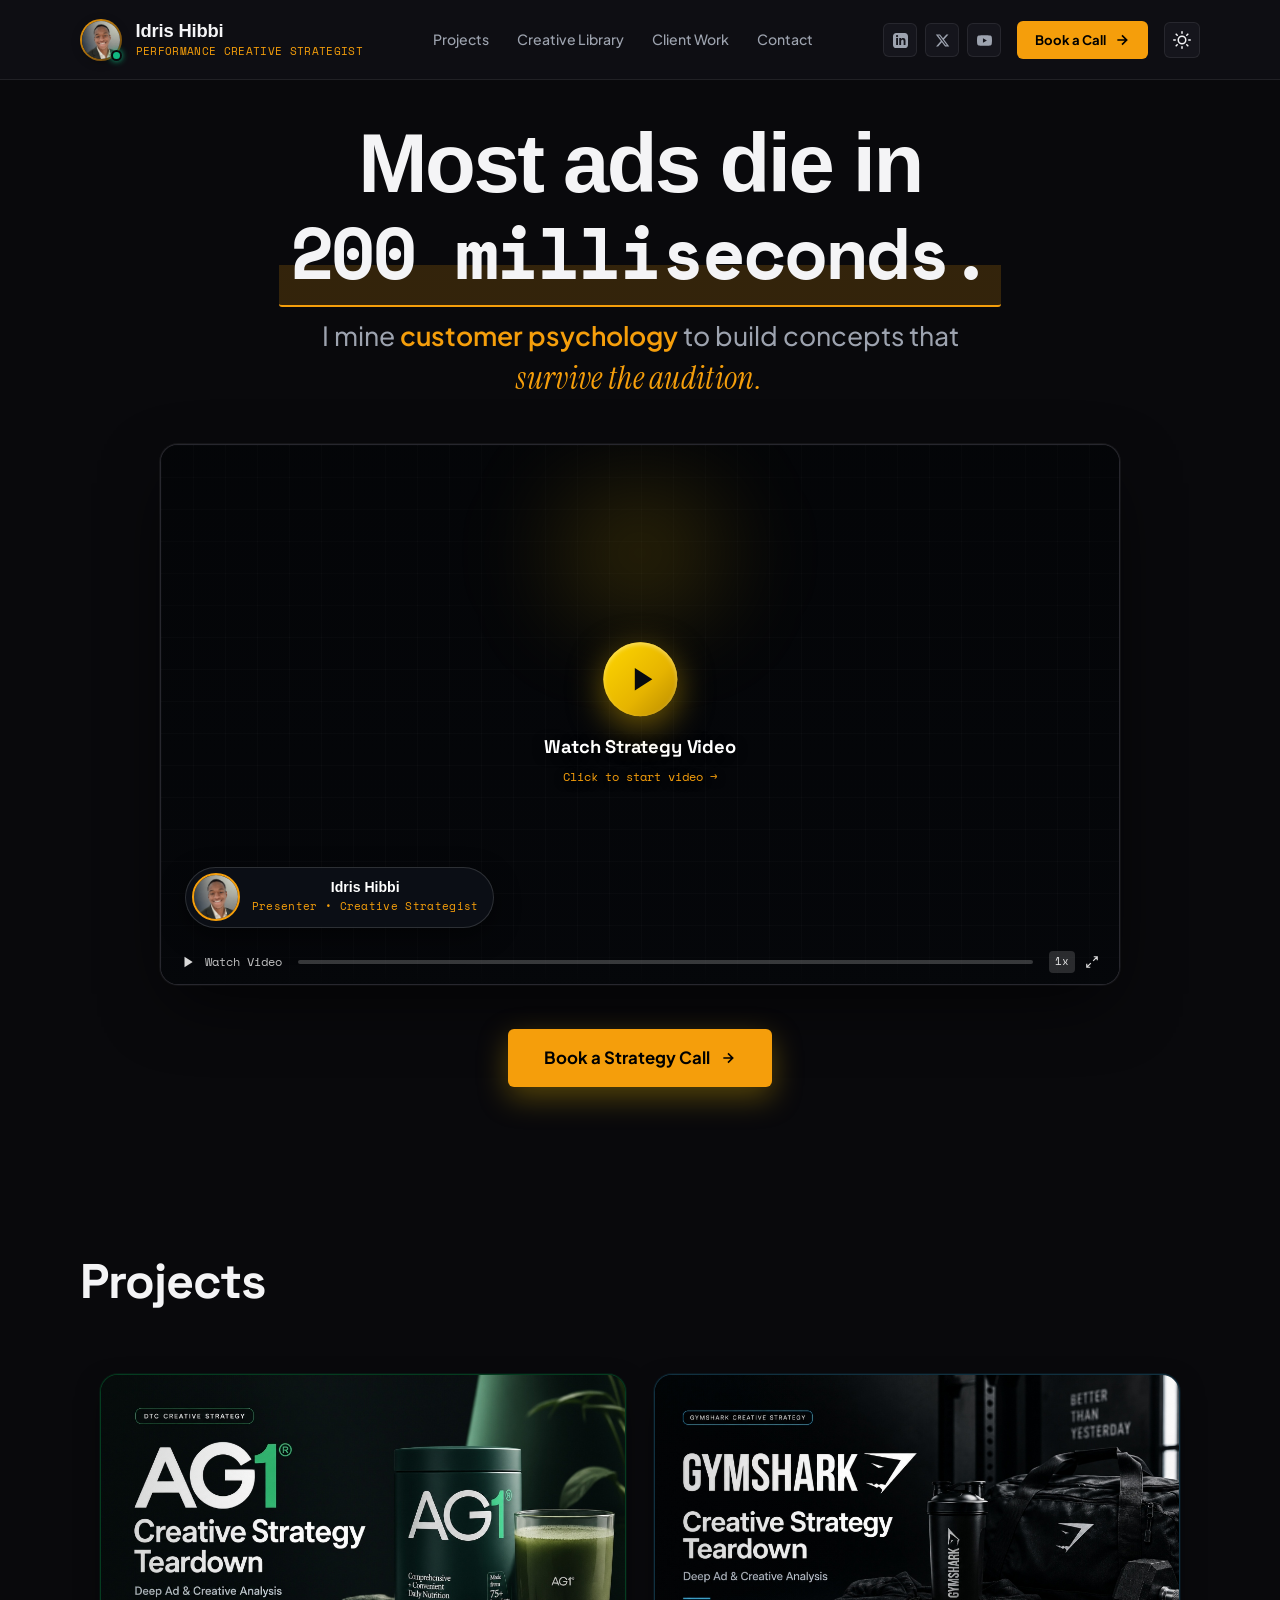
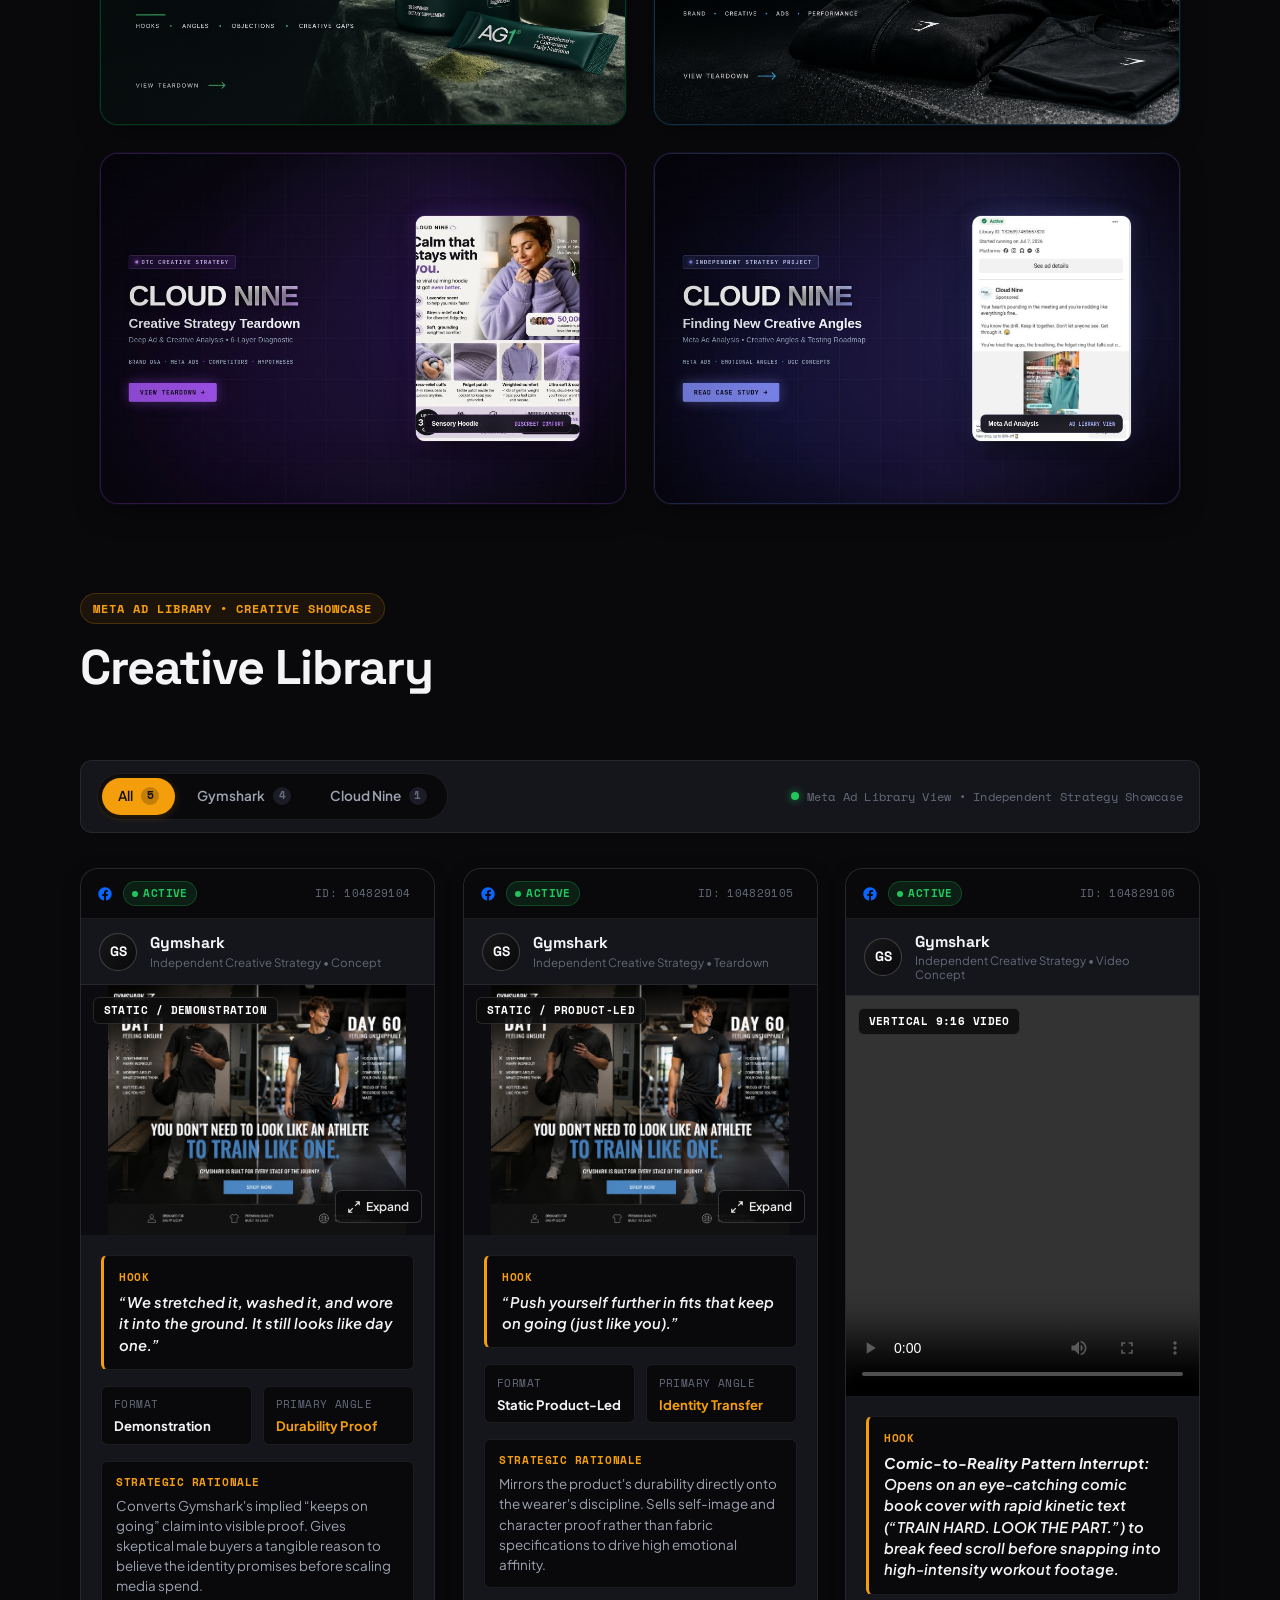
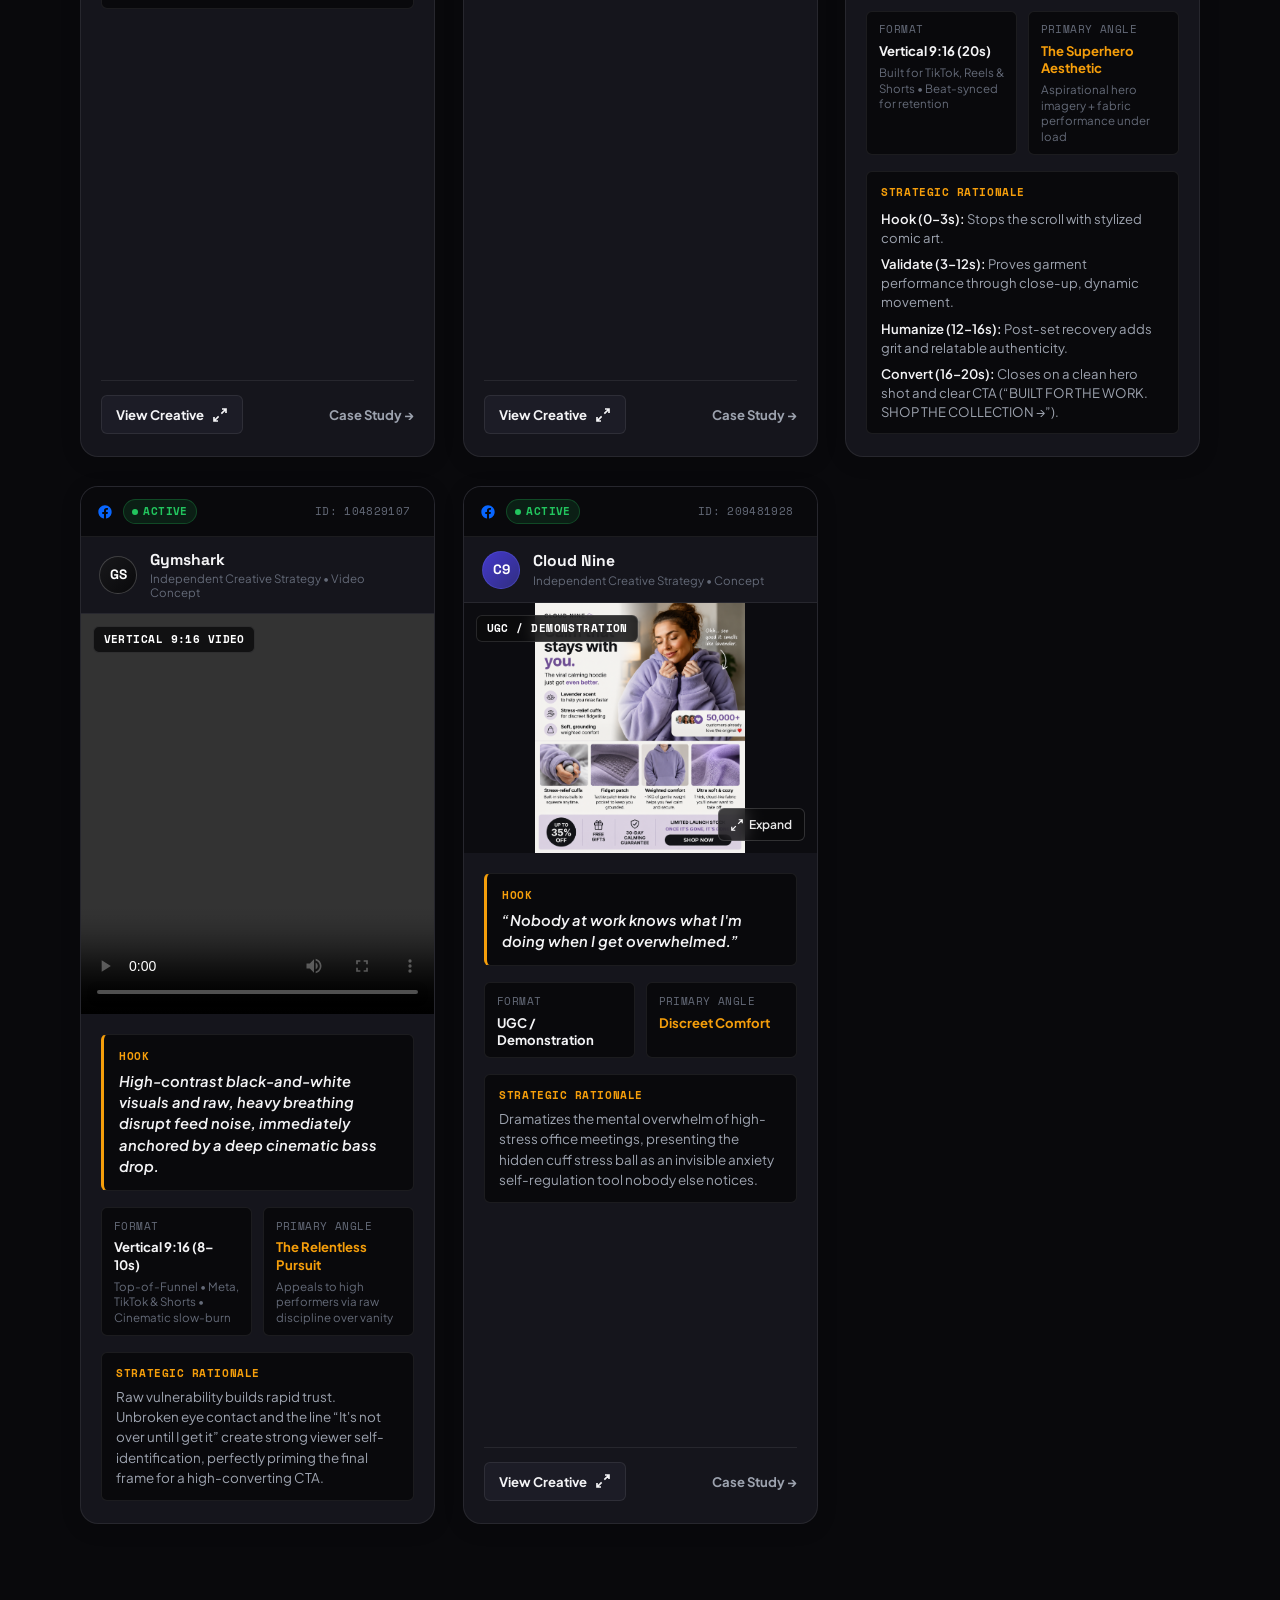
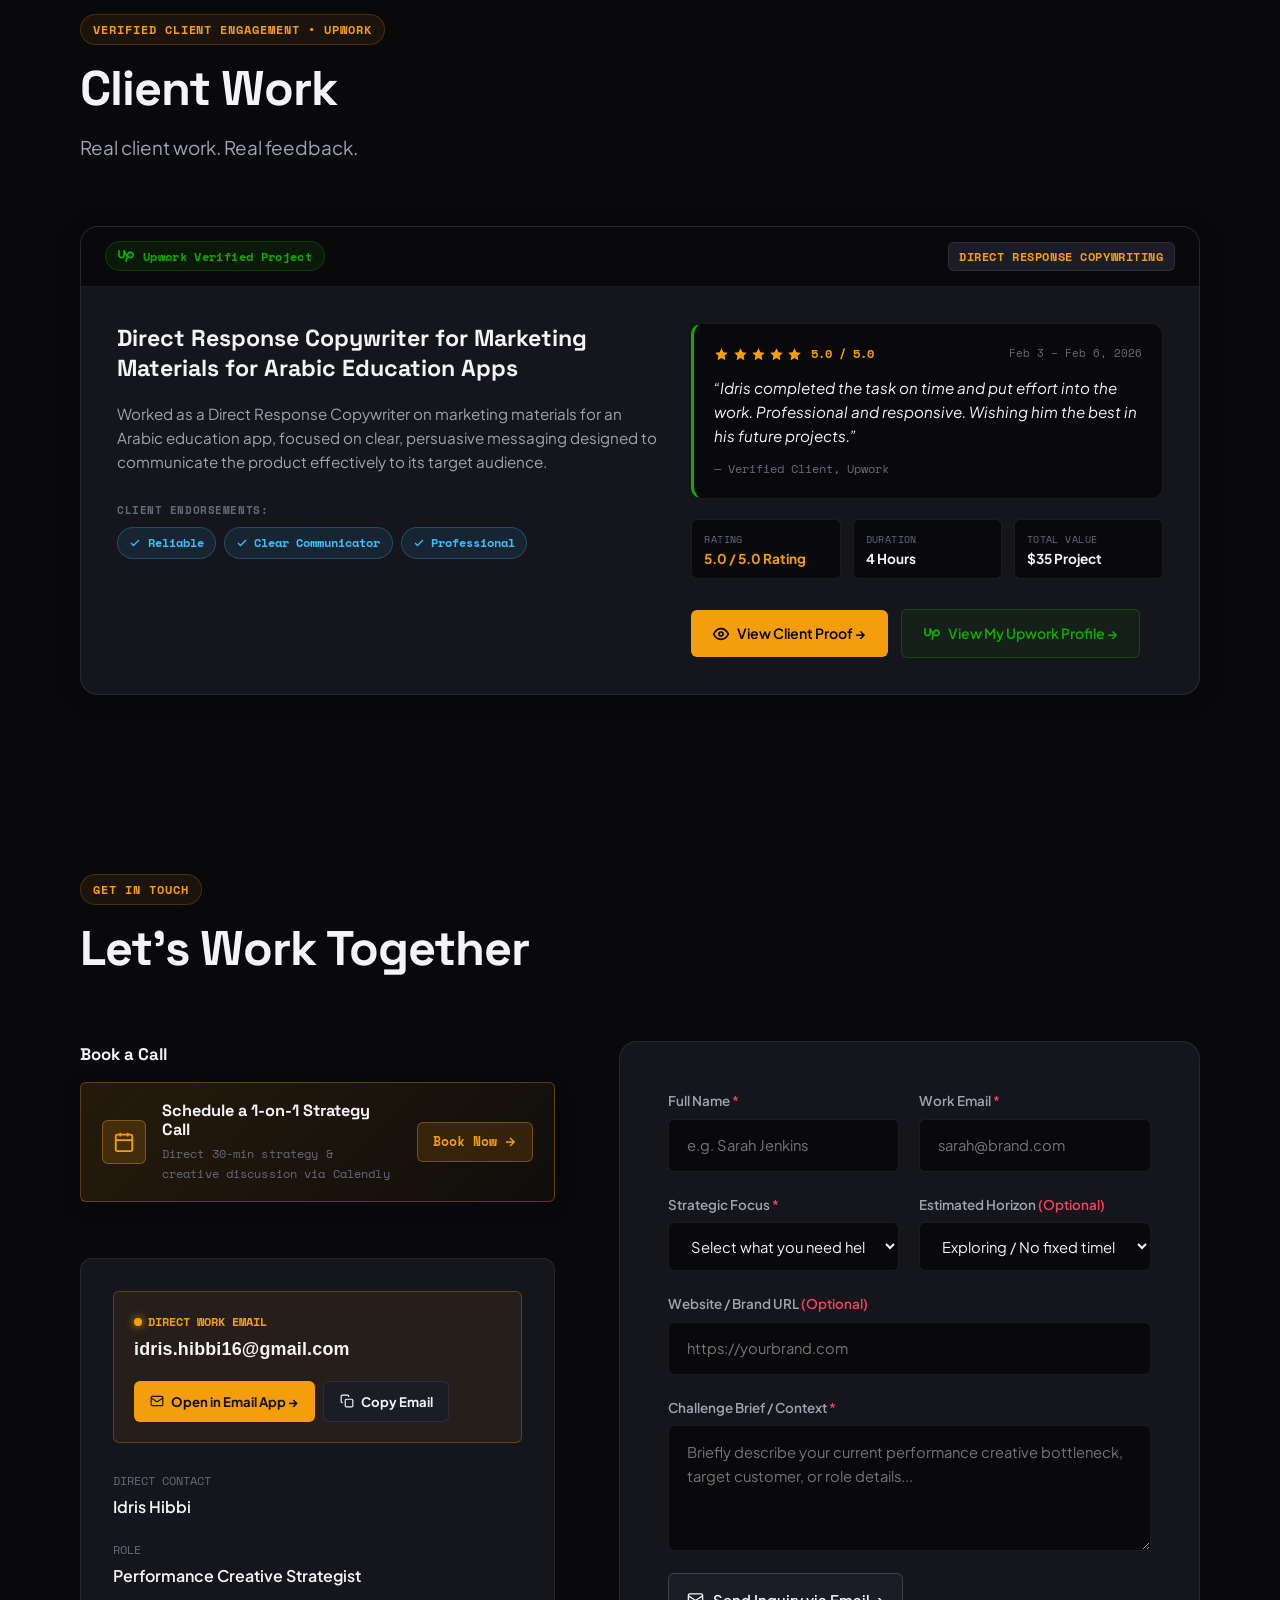
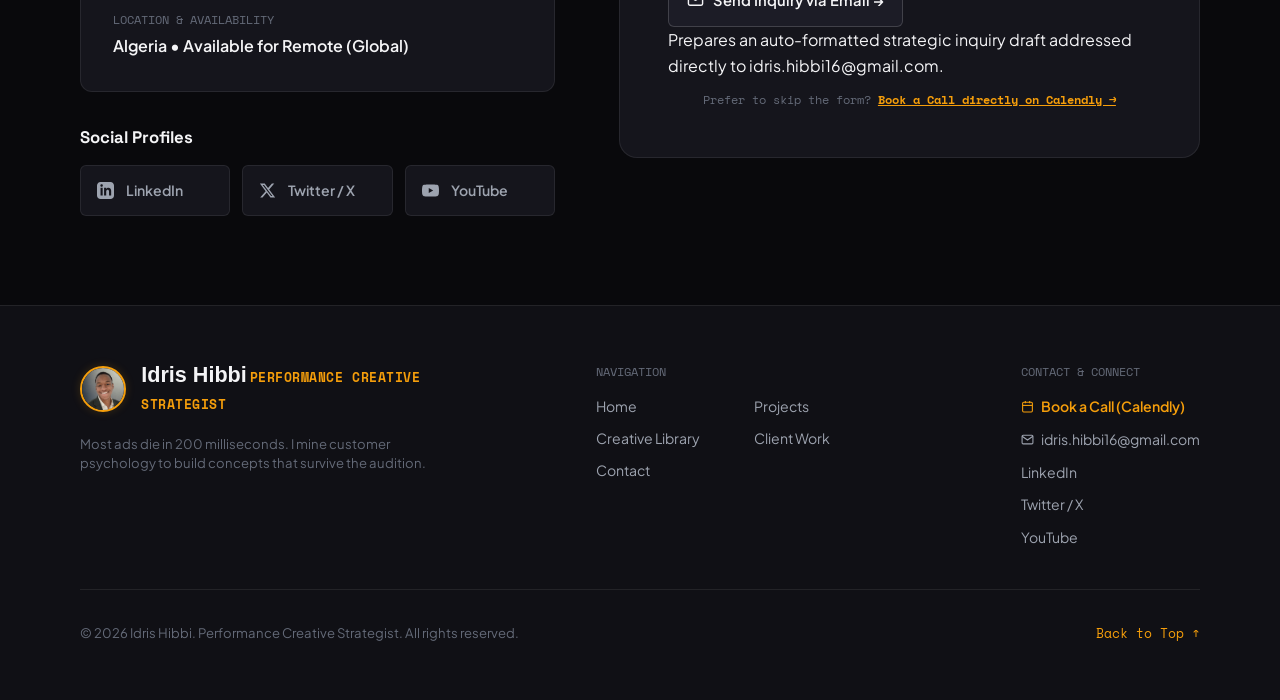
<file: index.html>
<!DOCTYPE html>
<html lang="en" data-theme="dark">
<head>
  <meta charset="UTF-8">
  <meta name="viewport" content="width=device-width, initial-scale=1.0">
  <meta http-equiv="X-UA-Compatible" content="ie=edge">
  
  <title>Idris Hibbi — Performance Creative Strategist | Portfolio</title>
  <meta name="description" content="Portfolio of Idris Hibbi, Performance Creative Strategist. Turning customer research and insights into high-converting paid social hooks, angles, concepts, and testing roadmaps.">
  <meta name="keywords" content="Idris Hibbi, Performance Creative Strategist, Creative Strategy, Meta Ads, DTC Paid Social, Creative Testing, Hooks and Angles, Direct Response Copywriting">
  <meta name="author" content="Idris Hibbi">

  <!-- Open Graph / Meta -->
  <meta property="og:type" content="website">
  <meta property="og:title" content="Idris Hibbi — Performance Creative Strategist">
  <meta property="og:description" content="Most ads die in 200 milliseconds. I mine customer psychology to build concepts that survive the audition.">
  <meta property="og:url" content="https://www.idrishibbi.workers.dev">

  <!-- Favicon -->
  <link rel="icon" type="image/jpeg" href="assets/idris-hibbi.jpg">

  <!-- Typography: Clash Display, Cabinet Grotesk & Google Fonts -->
  <link rel="preconnect" href="https://api.fontshare.com">
  <link rel="stylesheet" href="https://api.fontshare.com/v2/css?f[]=clash-display@500,600,700&f[]=cabinet-grotesk@500,700,800,900&display=swap">
  <link rel="preconnect" href="https://fonts.googleapis.com">
  <link rel="preconnect" href="https://fonts.gstatic.com" crossorigin>
  <link rel="stylesheet" href="https://fonts.googleapis.com/css2?family=Instrument+Serif:ital@0;1&family=Plus+Jakarta+Sans:ital,wght@0,300;0,400;0,500;0,600;0,700;0,800;1,400&family=Space+Grotesk:wght@500;600;700&family=Space+Mono:ital,wght@0,400;0,700;1,400;1,700&display=swap">

  <!-- Stylesheet -->
  <link rel="stylesheet" href="css/style.css?v=2.3">
</head>
<body>

  <!-- Scroll Progress Bar -->
  <div id="scroll-progress" role="progressbar" aria-label="Reading progress" aria-valuenow="0" aria-valuemin="0" aria-valuemax="100"></div>

  <!-- ═══════════════════════════════════════════════════════════
       HEADER & NAVIGATION (PROJECTS | CREATIVE LIBRARY | CLIENT WORK | CONTACT)
       ═══════════════════════════════════════════════════════════ -->
  <header class="site-header" role="banner">
    <div class="container nav-wrapper">
      
      <!-- Brand Identity (Logo Up with Photo) -->
      <a href="#hero" class="brand-logo" aria-label="Idris Hibbi Home">
        <div class="brand-avatar-wrap">
          <img src="assets/idris-hibbi.jpg" alt="Idris Hibbi" class="brand-avatar-img">
          <span class="avatar-status-dot" title="Available for Remote"></span>
        </div>
        <div class="brand-text">
          <span class="brand-name">Idris Hibbi</span>
          <span class="brand-role">Performance Creative Strategist</span>
        </div>
      </a>

      <!-- Desktop Navigation Links: Projects | Creative Library | Client Work | Contact -->
      <nav class="nav-links" id="nav-links" role="navigation" aria-label="Primary Navigation">
        <a href="#work" class="nav-link">Projects</a>
        <a href="#creative-library" class="nav-link">Creative Library</a>
        <a href="#client-work" class="nav-link">Client Work</a>
        <a href="#contact" class="nav-link">Contact</a>
        <a href="https://calendly.com/idris-copywriter/the-idris-meeting" target="_blank" rel="noopener noreferrer" class="btn btn-primary btn-sm mobile-nav-cta">Book a Call</a>
      </nav>

      <!-- Right Utility: Socials, Persistent CTA, Theme Toggle, Mobile Button -->
      <div class="nav-right">

        <!-- Header Social Icons Strip (Exact Verified Links) -->
        <div class="header-socials" aria-label="Social & Professional Profiles">
          <a href="https://www.linkedin.com/in/idris-hibbi-80b40640b/" target="_blank" rel="noopener noreferrer" class="social-icon-btn" aria-label="Idris Hibbi on LinkedIn" title="LinkedIn">
            <svg viewBox="0 0 24 24"><path d="M19 0h-14c-2.761 0-5 2.239-5 5v14c0 2.761 2.239 5 5 5h14c2.762 0 5-2.239 5-5v-14c0-2.761-2.238-5-5-5zm-11 19h-3v-11h3v11zm-1.5-12.268c-.966 0-1.75-.79-1.75-1.764s.784-1.764 1.75-1.764 1.75.79 1.75 1.764-.783 1.764-1.75 1.764zm13.5 12.268h-3v-5.604c0-3.368-4-3.113-4 0v5.604h-3v-11h3v1.765c1.396-2.586 7-2.777 7 2.476v6.759z"/></svg>
          </a>
          <a href="https://x.com/idriso52823" target="_blank" rel="noopener noreferrer" class="social-icon-btn" aria-label="Idris Hibbi on X / Twitter" title="X / Twitter">
            <svg viewBox="0 0 24 24"><path d="M18.244 2.25h3.308l-7.227 8.26 8.502 11.24H16.17l-5.214-6.817L4.99 21.75H1.68l7.73-8.835L1.254 2.25H8.08l4.713 6.231zm-1.161 17.52h1.833L7.084 4.126H5.117z"/></svg>
          </a>
          <a href="https://www.youtube.com/@idrishibbi/shorts" target="_blank" rel="noopener noreferrer" class="social-icon-btn" aria-label="Idris Hibbi on YouTube" title="YouTube">
            <svg viewBox="0 0 24 24"><path d="M23.498 6.186a3.016 3.016 0 0 0-2.122-2.136C19.505 3.545 12 3.545 12 3.545s-7.505 0-9.377.505A3.017 3.017 0 0 0 .502 6.186C0 8.07 0 12 0 12s0 3.93.502 5.814a3.016 3.016 0 0 0 2.122 2.136c1.871.505 9.376.505 9.376.505s7.505 0 9.377-.505a3.015 3.015 0 0 0 2.122-2.136C24 15.93 24 12 24 12s0-3.93-.502-5.814zM9.545 15.568V8.432L15.818 12l-6.273 3.568z"/></svg>
          </a>
        </div>

        <!-- Persistent "Book a Call" CTA Button -->
        <a href="https://calendly.com/idris-copywriter/the-idris-meeting" target="_blank" rel="noopener noreferrer" class="btn btn-primary btn-sm nav-cta-desktop">
          <span>Book a Call</span>
          <svg viewBox="0 0 24 24" width="14" height="14" fill="none" stroke="currentColor" stroke-width="2.5"><path d="M5 12h14M12 5l7 7-7 7"/></svg>
        </a>

        <!-- Theme Toggle -->
        <button id="theme-toggle" class="theme-toggle" type="button" aria-label="Switch to light mode" title="Current: DARK mode (Click to toggle)">
          <svg class="icon-sun" xmlns="http://www.w3.org/2000/svg" width="18" height="18" viewBox="0 0 24 24" fill="none" stroke="currentColor" stroke-width="2" stroke-linecap="round" stroke-linejoin="round">
            <circle cx="12" cy="12" r="5"></circle>
            <line x1="12" y1="1" x2="12" y2="3"></line>
            <line x1="12" y1="21" x2="12" y2="23"></line>
            <line x1="4.22" y1="4.22" x2="5.64" y2="5.64"></line>
            <line x1="18.36" y1="18.36" x2="19.78" y2="19.78"></line>
            <line x1="1" y1="12" x2="3" y2="12"></line>
            <line x1="21" y1="12" x2="23" y2="12"></line>
            <line x1="4.22" y1="19.78" x2="5.64" y2="18.36"></line>
            <line x1="18.36" y1="5.64" x2="19.78" y2="4.22"></line>
          </svg>
          <svg class="icon-moon" xmlns="http://www.w3.org/2000/svg" width="18" height="18" viewBox="0 0 24 24" fill="none" stroke="currentColor" stroke-width="2" stroke-linecap="round" stroke-linejoin="round">
            <path d="M21 12.79A9 9 0 1 1 11.21 3 7 7 0 0 0 21 12.79z"></path>
          </svg>
        </button>

        <!-- Mobile Menu Toggle Button -->
        <button id="mobile-toggle" class="mobile-toggle" type="button" aria-label="Toggle navigation menu" aria-expanded="false" aria-controls="nav-links">
          <span></span>
          <span></span>
          <span></span>
        </button>
      </div>

    </div>
  </header>

  <!-- ═══════════════════════════════════════════════════════════
       MAIN CONTENT
       ═══════════════════════════════════════════════════════════ -->
  <main id="main-content">

    <!-- ───────────────────────────────────────────────────────────
         01 — HERO & LOOM VSL (DIRECT-RESPONSE SALES PAGE)
         ─────────────────────────────────────────────────────────── -->
    <section id="hero" class="hero-section hero-vsl-section" aria-label="Introduction">
      <div class="container">
        <div class="hero-inner reveal">

          <!-- Main Headline (Hook) -->
          <h1 class="hero-headline">
            Most ads die in <span class="headline-mono">200 milliseconds.</span>
          </h1>

          <!-- Subheadline (Strategy & Value Proposition) -->
          <p class="hero-subhead">
            I mine <span class="subhead-accent">customer psychology</span> to build concepts that <em class="subhead-serif">survive the audition.</em>
          </p>

          <!-- LOOM VIDEO VSL PLAYER (Directly After Headline) -->
          <div class="loom-vsl-card reveal" id="about">

          <!-- Video Player & Interactive Screen Frame -->
          <div class="loom-screen-wrap" id="loom-player-wrap">
            
            <!-- YouTube Video Embed -->
            <iframe 
              id="loom-iframe" 
              class="loom-iframe"
              src="https://www.youtube-nocookie.com/embed/4OT1Z9p7a00?rel=0&modestbranding=1" 
              data-loom-url="https://www.youtube-nocookie.com/embed/4OT1Z9p7a00"
              title="Idris Hibbi — Performance Creative Strategy Walkthrough"
              frameborder="0" 
              webkitallowfullscreen 
              mozallowfullscreen 
              allowfullscreen
              allow="accelerometer; autoplay; clipboard-write; encrypted-media; gyroscope; picture-in-picture; web-share"
              referrerpolicy="strict-origin-when-cross-origin"
              style="display: none;"
            ></iframe>

            <!-- Interactive Video Poster Overlay -->
            <div class="loom-poster" id="loom-poster">
              <!-- Dark Cinematic Studio Grid & Ambient Lighting with YouTube Thumbnail -->
              <div class="loom-poster-bg" style="background-image: linear-gradient(rgba(6, 8, 12, 0.65), rgba(6, 8, 12, 0.82)), url('https://img.youtube.com/vi/4OT1Z9p7a00/hqdefault.jpg'); background-size: cover; background-position: center;">
                <div class="loom-bg-glow"></div>
                <div class="loom-bg-grid-overlay"></div>
              </div>
              
              <!-- Floating Presenter Bubble -->
              <div class="loom-presenter-bubble">
                <div class="loom-bubble-avatar-frame">
                  <img src="assets/idris-hibbi.jpg" alt="Idris Hibbi — Performance Creative Strategist" class="loom-bubble-avatar">
                  <span class="loom-bubble-pulse"></span>
                </div>
                <div class="loom-bubble-info">
                  <span class="loom-bubble-name">Idris Hibbi</span>
                  <span class="loom-bubble-role">Presenter &bull; Creative Strategist</span>
                </div>
              </div>

              <!-- Center Big Play Button with Pulse Aura -->
              <div class="loom-play-trigger-wrap" id="loom-play-btn" role="button" tabindex="0" aria-label="Play Strategy Walkthrough Video">
                <div class="loom-play-pulse-ring"></div>
                <div class="loom-play-pulse-ring-outer"></div>
                <div class="loom-play-btn">
                  <svg viewBox="0 0 24 24" width="30" height="30" fill="currentColor">
                    <polygon points="6,3 20,12 6,21"></polygon>
                  </svg>
                </div>
                <div class="loom-play-labels">
                  <span class="loom-play-headline">Watch Strategy Video</span>
                  <span class="loom-play-subtext">Click to start video &rarr;</span>
                </div>
              </div>

              <!-- Bottom Bar with Video Controls Mockup -->
              <div class="loom-player-controls-bar">
                <div class="loom-controls-left">
                  <span class="loom-ctrl-btn">
                    <svg viewBox="0 0 24 24" width="14" height="14" fill="currentColor"><polygon points="6,3 20,12 6,21"></polygon></svg>
                  </span>
                  <span class="loom-time-display">Watch Video</span>
                </div>
                <div class="loom-progress-track">
                  <div class="loom-progress-fill"></div>
                </div>
                <div class="loom-controls-right">
                  <span class="loom-speed-pill">1x</span>
                  <span class="loom-ctrl-btn" title="Fullscreen">
                    <svg viewBox="0 0 24 24" width="14" height="14" fill="none" stroke="currentColor" stroke-width="2"><path d="M15 3h6v6M9 21H3v-6M21 3l-7 7M3 21l7-7"/></svg>
                  </span>
                </div>
              </div>

            </div>

          </div>
        </div>

        <!-- Single Booking Call Button Under Video -->
        <div class="loom-vsl-cta-center reveal">
          <a href="https://calendly.com/idris-copywriter/the-idris-meeting" target="_blank" rel="noopener noreferrer" class="btn btn-primary btn-lg loom-booking-btn">
            <span>Book a Strategy Call</span>
            <svg viewBox="0 0 24 24" width="18" height="18" fill="none" stroke="currentColor" stroke-width="2.5"><path d="M5 12h14M12 5l7 7-7 7"/></svg>
          </a>
        </div>

      </div>
    </section>

    <!-- ───────────────────────────────────────────────────────────
         02 — PROJECTS (CASE STUDY CARDS WITH VISUAL PREVIEWS)
         ─────────────────────────────────────────────────────────── -->
    <section id="work" class="section work-section" style="border-bottom: none !important;" aria-label="Projects">
      <div class="container">
        
        <div class="section-header reveal">
          <h2 class="section-title">Projects</h2>
        </div>

                <!-- ══════════════════════════════════════════════════════════════════
             FLAGSHIP CREATIVE STRATEGY TEARDOWNS (COMPACT 2-COLUMN GRID)
             01 — AG1 (DTC Health & Rituals)
             02 — GYMSHARK (Fitness DTC & Community)
             ══════════════════════════════════════════════════════════════════ -->
        <div class="featured-teardowns-grid reveal">
          
          <!-- FLAGSHIP 01: AG1 -->
          <a href="teardowns/ag1/" class="teardown-cover-card card-ag1" aria-label="AG1 Creative Strategy Teardown — Deep Ad &amp; Creative Analysis">
            <div class="teardown-cover-media">
              <img src="assets/ag1-cover.jpg" alt="AG1 Creative Strategy Teardown — Deep Ad &amp; Creative Analysis by Idris Hibbi" class="teardown-cover-img" width="1024" height="682" loading="eager" />
              <div class="teardown-cover-vignette vignette-ag1"></div>

              <!-- Interactive Hover Indicator for "VIEW TEARDOWN →" (Desktop) -->
              <div class="teardown-cover-hover-indicator indicator-ag1" aria-hidden="true">
                <span class="indicator-text">VIEW TEARDOWN</span>
                <span class="indicator-arrow">&rarr;</span>
              </div>
            </div>

            <!-- Mobile Editorial Typography Bar (Large & Highly Readable on Phones) -->
            <div class="cover-mobile-meta meta-ag1">
              <div class="meta-top-row">
                <span class="meta-tag tag-ag1">DTC CREATIVE STRATEGY</span>
              </div>
              <h3 class="meta-title">AG1</h3>
              <h4 class="meta-subtitle">Creative Strategy Teardown</h4>
              <p class="meta-desc">Deep Ad &amp; Creative Analysis</p>
              <div class="meta-pills">
                <span class="meta-pill">HOOKS</span>
                <span class="meta-pill-dot">&bull;</span>
                <span class="meta-pill">ANGLES</span>
                <span class="meta-pill-dot">&bull;</span>
                <span class="meta-pill">OBJECTIONS</span>
                <span class="meta-pill-dot">&bull;</span>
                <span class="meta-pill">CREATIVE GAPS</span>
              </div>
              <div class="meta-cta cta-ag1">
                <span>VIEW TEARDOWN &rarr;</span>
              </div>
            </div>

            <!-- Accessible Semantic Representation -->
            <div class="sr-only">
              <span>DTC CREATIVE STRATEGY</span>
              <h2>AG1</h2>
              <h3>Creative Strategy Teardown</h3>
              <p>Deep Ad &amp; Creative Analysis</p>
              <p>HOOKS &bull; ANGLES &bull; OBJECTIONS &bull; CREATIVE GAPS</p>
              <span>VIEW TEARDOWN &rarr;</span>
            </div>
          </a>

          <!-- FLAGSHIP 02: GYMSHARK -->
          <a href="teardowns/gymshark/" class="teardown-cover-card card-gymshark" aria-label="Gymshark Creative Strategy Teardown — Deep Ad &amp; Creative Analysis">
            <div class="teardown-cover-media">
              <img src="assets/gymshark-cover.jpg" alt="Gymshark Creative Strategy Teardown — Deep Ad &amp; Creative Analysis by Idris Hibbi" class="teardown-cover-img" width="1024" height="682" loading="eager" />
              <div class="teardown-cover-vignette vignette-gymshark"></div>

              <!-- Interactive Hover Indicator for "VIEW TEARDOWN →" (Desktop) -->
              <div class="teardown-cover-hover-indicator indicator-gymshark" aria-hidden="true">
                <span class="indicator-text">VIEW TEARDOWN</span>
                <span class="indicator-arrow">&rarr;</span>
              </div>
            </div>

            <!-- Mobile Editorial Typography Bar (Large & Highly Readable on Phones) -->
            <div class="cover-mobile-meta meta-gymshark">
              <div class="meta-top-row">
                <span class="meta-tag tag-gymshark">GYMSHARK CREATIVE STRATEGY</span>
              </div>
              <h3 class="meta-title">GYMSHARK</h3>
              <h4 class="meta-subtitle">Creative Strategy Teardown</h4>
              <p class="meta-desc">Deep Ad &amp; Creative Analysis</p>
              <div class="meta-pills">
                <span class="meta-pill">BRAND</span>
                <span class="meta-pill-dot">&bull;</span>
                <span class="meta-pill">CREATIVE</span>
                <span class="meta-pill-dot">&bull;</span>
                <span class="meta-pill">ADS</span>
                <span class="meta-pill-dot">&bull;</span>
                <span class="meta-pill">PERFORMANCE</span>
              </div>
              <div class="meta-cta cta-gymshark">
                <span>VIEW TEARDOWN &rarr;</span>
              </div>
            </div>

            <!-- Accessible Semantic Representation -->
            <div class="sr-only">
              <span>GYMSHARK CREATIVE STRATEGY</span>
              <h2>Gymshark</h2>
              <h3>Creative Strategy Teardown</h3>
              <p>Deep Ad &amp; Creative Analysis</p>
              <p>BRAND &bull; CREATIVE &bull; ADS &bull; PERFORMANCE</p>
              <span>VIEW TEARDOWN &rarr;</span>
              <a href="https://docs.google.com/document/d/1mdFrHe251wy2hqUZsi7f1hh9tClTZw5Wl1FDdu_1t6A/edit?usp=sharing">Google Docs Case Study</a>
            </div>
          </a>

          <!-- FLAGSHIP 03: CLOUD NINE (6-LAYER DIAGNOSTIC AUDIT) -->
          <a href="cloudnine-audit.html" class="teardown-cover-card card-cloudnine" aria-label="Cloud Nine Creative Strategy Teardown — 6-Layer Diagnostic Audit">
            <div class="teardown-cover-media">
              <img src="assets/cloudnine-cover.jpg" alt="Cloud Nine Creative Strategy Teardown — 6-Layer Diagnostic Audit by Idris Hibbi" class="teardown-cover-img" width="1024" height="682" loading="lazy" />
              <div class="teardown-cover-vignette vignette-cloudnine"></div>

              <!-- Interactive Hover Indicator for "VIEW TEARDOWN →" (Desktop) -->
              <div class="teardown-cover-hover-indicator indicator-cloudnine" aria-hidden="true">
                <span class="indicator-text">VIEW TEARDOWN</span>
                <span class="indicator-arrow">&rarr;</span>
              </div>
            </div>

            <!-- Mobile Editorial Typography Bar (Large & Highly Readable on Phones) -->
            <div class="cover-mobile-meta meta-cloudnine">
              <div class="meta-top-row">
                <span class="meta-tag tag-cloudnine">DTC CREATIVE STRATEGY</span>
              </div>
              <h3 class="meta-title">CLOUD NINE</h3>
              <h4 class="meta-subtitle">Creative Strategy Teardown</h4>
              <p class="meta-desc">6-Layer Diagnostic Strategy Audit</p>
              <div class="meta-pills">
                <span class="meta-pill">BRAND DNA</span>
                <span class="meta-pill-dot">&bull;</span>
                <span class="meta-pill">META ADS</span>
                <span class="meta-pill-dot">&bull;</span>
                <span class="meta-pill">COMPETITORS</span>
                <span class="meta-pill-dot">&bull;</span>
                <span class="meta-pill">HYPOTHESES</span>
              </div>
              <div class="meta-cta cta-cloudnine">
                <span>VIEW TEARDOWN &rarr;</span>
              </div>
            </div>

            <!-- Accessible Semantic Representation -->
            <div class="sr-only">
              <span>DTC CREATIVE STRATEGY</span>
              <h2>Cloud Nine</h2>
              <h3>Creative Strategy Teardown</h3>
              <p>Deep Ad &amp; Creative Analysis &bull; 6-Layer Diagnostic</p>
              <p>BRAND DNA &bull; META ADS &bull; COMPETITORS &bull; HYPOTHESES</p>
              <span>VIEW TEARDOWN &rarr;</span>
            </div>
          </a>

          <!-- FLAGSHIP 04: CLOUD NINE (FINDING NEW CREATIVE ANGLES) -->
          <a href="https://docs.google.com/document/d/1LmB_jyf6jOxiAzn_wpG_X_ZEr5c2slnwyT1JOl8bPM0/edit?usp=sharing" target="_blank" rel="noopener noreferrer" class="teardown-cover-card card-cloudnine-angles" aria-label="Cloud Nine Creative Strategy — Finding New Creative Angles">
            <div class="teardown-cover-media">
              <img src="assets/cloudnine-angles-cover.jpg" alt="Cloud Nine Creative Strategy — Finding New Creative Angles by Idris Hibbi" class="teardown-cover-img" width="1024" height="682" loading="lazy" />
              <div class="teardown-cover-vignette vignette-cloudnine-angles"></div>

              <!-- Interactive Hover Indicator for "VIEW TEARDOWN →" (Desktop) -->
              <div class="teardown-cover-hover-indicator indicator-cloudnine-angles" aria-hidden="true">
                <span class="indicator-text">READ CASE STUDY</span>
                <span class="indicator-arrow">&rarr;</span>
              </div>
            </div>

            <!-- Mobile Editorial Typography Bar (Large & Highly Readable on Phones) -->
            <div class="cover-mobile-meta meta-cloudnine-angles">
              <div class="meta-top-row">
                <span class="meta-tag tag-cloudnine-angles">INDEPENDENT STRATEGY</span>
              </div>
              <h3 class="meta-title">CLOUD NINE</h3>
              <h4 class="meta-subtitle">Finding New Creative Angles</h4>
              <p class="meta-desc">Meta Ad Analysis &amp; Creative Testing</p>
              <div class="meta-pills">
                <span class="meta-pill">META ADS</span>
                <span class="meta-pill-dot">&bull;</span>
                <span class="meta-pill">ANGLES</span>
                <span class="meta-pill-dot">&bull;</span>
                <span class="meta-pill">UGC CONCEPTS</span>
              </div>
              <div class="meta-cta cta-cloudnine-angles">
                <span>READ CASE STUDY &rarr;</span>
              </div>
            </div>

            <!-- Accessible Semantic Representation -->
            <div class="sr-only">
              <span>INDEPENDENT STRATEGY PROJECT</span>
              <h2>Cloud Nine</h2>
              <h3>Finding New Creative Angles in a Differentiated Product</h3>
              <p>Meta Ad Analysis &bull; Creative Angles &bull; UGC Concepts</p>
              <span>READ CASE STUDY &rarr;</span>
            </div>
          </a>

        </div>

      </div>
    </section>

    <!-- ───────────────────────────────────────────────────────────
         03.5 — CREATIVE LIBRARY (META AD LIBRARY SHOWCASE)
         ─────────────────────────────────────────────────────────── -->
    <section id="creative-library" class="section creative-library-section" style="border-top: none !important; border-bottom: none !important; border: none !important;" aria-label="Creative Library">
      <div class="container">
        
        <div class="section-header reveal">
          <div class="section-tag">Meta Ad Library &bull; Creative Showcase</div>
          <h2 class="section-title">Creative Library</h2>
        </div>

        <!-- Meta Ad Library Controls: Brand Filters & Live Showcase Indicator -->
        <div class="ad-library-controls reveal">
          <div class="ad-filter-tabs" role="tablist" aria-label="Filter creatives by brand">
            <button type="button" class="ad-filter-btn is-active" data-filter="all" role="tab" aria-selected="true">
              <span>All</span>
              <span class="filter-count">5</span>
            </button>
            <button type="button" class="ad-filter-btn" data-filter="gymshark" role="tab" aria-selected="false">
              <span>Gymshark</span>
              <span class="filter-count">4</span>
            </button>
            <button type="button" class="ad-filter-btn" data-filter="cloudnine" role="tab" aria-selected="false">
              <span>Cloud Nine</span>
              <span class="filter-count">1</span>
            </button>
          </div>

          <div class="ad-library-status-badge">
            <span class="ad-live-dot"></span>
            <span>Meta Ad Library View &bull; Independent Strategy Showcase</span>
          </div>
        </div>

        <!-- Ad Cards Grid -->
        <div class="ad-library-grid" id="ad-library-grid">

          <!-- AD CARD 1: GYMSHARK — DURABILITY PROOF -->
          <article class="ad-library-card reveal" data-brand="gymshark">
            <div class="ad-meta-topbar">
              <div class="ad-meta-platforms">
                <svg class="meta-logo-icon" viewBox="0 0 24 24" width="16" height="16"><path fill="#0866FF" d="M12 2C6.477 2 2 6.477 2 12c0 4.991 3.657 9.128 8.438 9.879V14.89h-2.54V12h2.54V9.797c0-2.506 1.492-3.89 3.777-3.89 1.094 0 2.238.195 2.238.195v2.46h-1.26c-1.243 0-1.63.771-1.63 1.562V12h2.773l-.443 2.89h-2.33v6.989C18.343 21.129 22 16.99 22 12c0-5.523-4.477-10-10-10z"/></svg>
                <span class="ad-status-pill"><span class="ad-status-dot"></span> Active</span>
              </div>
              <span class="ad-id-badge" title="Meta Ad ID">ID: 104829104</span>
            </div>

            <div class="ad-brand-header">
              <div class="ad-brand-avatar ad-avatar-gymshark" aria-label="Gymshark">
                <span>GS</span>
              </div>
              <div class="ad-brand-meta">
                <h3 class="ad-brand-name">Gymshark</h3>
                <span class="ad-sponsored-tag">Independent Creative Strategy &bull; Concept</span>
              </div>
            </div>

            <div class="ad-media-container">
              <img src="assets/gymshark-ad-1.png" alt="Gymshark Durability Proof Ad Concept" class="ad-media-img" loading="lazy">
              <span class="ad-format-pill">Static / Demonstration</span>
              <button type="button" class="ad-media-expand-btn" data-action="view-creative" title="Expand Creative">
                <svg viewBox="0 0 24 24" width="14" height="14" fill="none" stroke="currentColor" stroke-width="2"><path d="M15 3h6v6M9 21H3v-6M21 3l-7 7M3 21l7-7"/></svg>
                <span>Expand</span>
              </button>
            </div>

            <div class="ad-details-body">
              <div class="ad-hook-box">
                <span class="ad-field-label">Hook</span>
                <p class="ad-hook-text">&ldquo;We stretched it, washed it, and wore it into the ground. It still looks like day one.&rdquo;</p>
              </div>

              <div class="ad-attributes-grid">
                <div class="ad-attr-item">
                  <span class="ad-attr-label">Format</span>
                  <span class="ad-attr-val">Demonstration</span>
                </div>
                <div class="ad-attr-item">
                  <span class="ad-attr-label">Primary Angle</span>
                  <span class="ad-attr-val highlight-angle">Durability Proof</span>
                </div>
              </div>

              <div class="ad-strategy-box">
                <span class="ad-field-label">Strategic Rationale</span>
                <p class="ad-strategy-text">
                  Converts Gymshark's implied &ldquo;keeps on going&rdquo; claim into visible proof. Gives skeptical male buyers a tangible reason to believe the identity promises before scaling media spend.
                </p>
              </div>

              <div class="ad-card-actions">
                <button type="button" class="btn btn-sm btn-view-creative" data-action="view-creative">
                  <span>View Creative</span>
                  <svg viewBox="0 0 24 24" width="13" height="13" fill="none" stroke="currentColor" stroke-width="2.5"><path d="M15 3h6v6M9 21H3v-6M21 3l-7 7M3 21l7-7"/></svg>
                </button>
                <a href="https://docs.google.com/document/d/1mdFrHe251wy2hqUZsi7f1hh9tClTZw5Wl1FDdu_1t6A/edit?usp=sharing" target="_blank" rel="noopener noreferrer" class="ad-case-link">
                  <span>Case Study &rarr;</span>
                </a>
              </div>
            </div>
          </article>

          <!-- AD CARD 2: GYMSHARK — IDENTITY TRANSFER -->
          <article class="ad-library-card reveal delay-100" data-brand="gymshark">
            <div class="ad-meta-topbar">
              <div class="ad-meta-platforms">
                <svg class="meta-logo-icon" viewBox="0 0 24 24" width="16" height="16"><path fill="#0866FF" d="M12 2C6.477 2 2 6.477 2 12c0 4.991 3.657 9.128 8.438 9.879V14.89h-2.54V12h2.54V9.797c0-2.506 1.492-3.89 3.777-3.89 1.094 0 2.238.195 2.238.195v2.46h-1.26c-1.243 0-1.63.771-1.63 1.562V12h2.773l-.443 2.89h-2.33v6.989C18.343 21.129 22 16.99 22 12c0-5.523-4.477-10-10-10z"/></svg>
                <span class="ad-status-pill"><span class="ad-status-dot"></span> Active</span>
              </div>
              <span class="ad-id-badge" title="Meta Ad ID">ID: 104829105</span>
            </div>

            <div class="ad-brand-header">
              <div class="ad-brand-avatar ad-avatar-gymshark" aria-label="Gymshark">
                <span>GS</span>
              </div>
              <div class="ad-brand-meta">
                <h3 class="ad-brand-name">Gymshark</h3>
                <span class="ad-sponsored-tag">Independent Creative Strategy &bull; Teardown</span>
              </div>
            </div>

            <div class="ad-media-container">
              <img src="assets/gymshark-ad-1.png" alt="Gymshark Identity Motivation Creative" class="ad-media-img" loading="lazy">
              <span class="ad-format-pill">Static / Product-Led</span>
              <button type="button" class="ad-media-expand-btn" data-action="view-creative" title="Expand Creative">
                <svg viewBox="0 0 24 24" width="14" height="14" fill="none" stroke="currentColor" stroke-width="2"><path d="M15 3h6v6M9 21H3v-6M21 3l-7 7M3 21l7-7"/></svg>
                <span>Expand</span>
              </button>
            </div>

            <div class="ad-details-body">
              <div class="ad-hook-box">
                <span class="ad-field-label">Hook</span>
                <p class="ad-hook-text">&ldquo;Push yourself further in fits that keep on going (just like you).&rdquo;</p>
              </div>

              <div class="ad-attributes-grid">
                <div class="ad-attr-item">
                  <span class="ad-attr-label">Format</span>
                  <span class="ad-attr-val">Static Product-Led</span>
                </div>
                <div class="ad-attr-item">
                  <span class="ad-attr-label">Primary Angle</span>
                  <span class="ad-attr-val highlight-angle">Identity Transfer</span>
                </div>
              </div>

              <div class="ad-strategy-box">
                <span class="ad-field-label">Strategic Rationale</span>
                <p class="ad-strategy-text">
                  Mirrors the product's durability directly onto the wearer's discipline. Sells self-image and character proof rather than fabric specifications to drive high emotional affinity.
                </p>
              </div>

              <div class="ad-card-actions">
                <button type="button" class="btn btn-sm btn-view-creative" data-action="view-creative">
                  <span>View Creative</span>
                  <svg viewBox="0 0 24 24" width="13" height="13" fill="none" stroke="currentColor" stroke-width="2.5"><path d="M15 3h6v6M9 21H3v-6M21 3l-7 7M3 21l7-7"/></svg>
                </button>
                <a href="https://docs.google.com/document/d/1mdFrHe251wy2hqUZsi7f1hh9tClTZw5Wl1FDdu_1t6A/edit?usp=sharing" target="_blank" rel="noopener noreferrer" class="ad-case-link">
                  <span>Case Study &rarr;</span>
                </a>
              </div>
            </div>
          </article>

          <!-- AD CARD 3: GYMSHARK — THE SUPERHERO AESTHETIC (VIDEO CONCEPT) -->
          <article class="ad-library-card reveal delay-200" data-brand="gymshark">
            <div class="ad-meta-topbar">
              <div class="ad-meta-platforms">
                <svg class="meta-logo-icon" viewBox="0 0 24 24" width="16" height="16"><path fill="#0866FF" d="M12 2C6.477 2 2 6.477 2 12c0 4.991 3.657 9.128 8.438 9.879V14.89h-2.54V12h2.54V9.797c0-2.506 1.492-3.89 3.777-3.89 1.094 0 2.238.195 2.238.195v2.46h-1.26c-1.243 0-1.63.771-1.63 1.562V12h2.773l-.443 2.89h-2.33v6.989C18.343 21.129 22 16.99 22 12c0-5.523-4.477-10-10-10z"/></svg>
                <span class="ad-status-pill"><span class="ad-status-dot"></span> Active</span>
              </div>
              <span class="ad-id-badge" title="Meta Ad ID">ID: 104829106</span>
            </div>

            <div class="ad-brand-header">
              <div class="ad-brand-avatar ad-avatar-gymshark" aria-label="Gymshark">
                <span>GS</span>
              </div>
              <div class="ad-brand-meta">
                <h3 class="ad-brand-name">Gymshark</h3>
                <span class="ad-sponsored-tag">Independent Creative Strategy &bull; Video Concept</span>
              </div>
            </div>

            <div class="ad-media-container ad-media-video-container">
              <video class="ad-media-video" controls playsinline preload="metadata" src="assets/gymshark-video-superhero.mp4"></video>
              <span class="ad-format-pill">Vertical 9:16 Video</span>
            </div>

            <div class="ad-details-body">
              <div class="ad-hook-box">
                <span class="ad-field-label">Hook</span>
                <p class="ad-hook-text"><strong>Comic-to-Reality Pattern Interrupt:</strong> Opens on an eye-catching comic book cover with rapid kinetic text (&ldquo;TRAIN HARD. LOOK THE PART.&rdquo;) to break feed scroll before snapping into high-intensity workout footage.</p>
              </div>

              <div class="ad-attributes-grid">
                <div class="ad-attr-item">
                  <span class="ad-attr-label">Format</span>
                  <span class="ad-attr-val">Vertical 9:16 (20s)</span>
                  <span class="ad-attr-desc">Built for TikTok, Reels &amp; Shorts &bull; Beat-synced for retention</span>
                </div>
                <div class="ad-attr-item">
                  <span class="ad-attr-label">Primary Angle</span>
                  <span class="ad-attr-val highlight-angle">The Superhero Aesthetic</span>
                  <span class="ad-attr-desc">Aspirational hero imagery + fabric performance under load</span>
                </div>
              </div>

              <div class="ad-strategy-box">
                <span class="ad-field-label">Strategic Rationale</span>
                <div class="ad-strategy-timeline">
                  <p class="strategy-step"><strong>Hook (0&ndash;3s):</strong> Stops the scroll with stylized comic art.</p>
                  <p class="strategy-step"><strong>Validate (3&ndash;12s):</strong> Proves garment performance through close-up, dynamic movement.</p>
                  <p class="strategy-step"><strong>Humanize (12&ndash;16s):</strong> Post-set recovery adds grit and relatable authenticity.</p>
                  <p class="strategy-step"><strong>Convert (16&ndash;20s):</strong> Closes on a clean hero shot and clear CTA (&ldquo;BUILT FOR THE WORK. SHOP THE COLLECTION &rarr;&rdquo;).</p>
                </div>
              </div>
            </div>
          </article>

          <!-- AD CARD 4: GYMSHARK — THE RELENTLESS PURSUIT (VIDEO CONCEPT) -->
          <article class="ad-library-card reveal delay-300" data-brand="gymshark">
            <div class="ad-meta-topbar">
              <div class="ad-meta-platforms">
                <svg class="meta-logo-icon" viewBox="0 0 24 24" width="16" height="16"><path fill="#0866FF" d="M12 2C6.477 2 2 6.477 2 12c0 4.991 3.657 9.128 8.438 9.879V14.89h-2.54V12h2.54V9.797c0-2.506 1.492-3.89 3.777-3.89 1.094 0 2.238.195 2.238.195v2.46h-1.26c-1.243 0-1.63.771-1.63 1.562V12h2.773l-.443 2.89h-2.33v6.989C18.343 21.129 22 16.99 22 12c0-5.523-4.477-10-10-10z"/></svg>
                <span class="ad-status-pill"><span class="ad-status-dot"></span> Active</span>
              </div>
              <span class="ad-id-badge" title="Meta Ad ID">ID: 104829107</span>
            </div>

            <div class="ad-brand-header">
              <div class="ad-brand-avatar ad-avatar-gymshark" aria-label="Gymshark">
                <span>GS</span>
              </div>
              <div class="ad-brand-meta">
                <h3 class="ad-brand-name">Gymshark</h3>
                <span class="ad-sponsored-tag">Independent Creative Strategy &bull; Video Concept</span>
              </div>
            </div>

            <div class="ad-media-container ad-media-video-container">
              <video class="ad-media-video" controls playsinline preload="metadata" src="assets/gymshark-video-relentless.mp4"></video>
              <span class="ad-format-pill">Vertical 9:16 Video</span>
            </div>

            <div class="ad-details-body">
              <div class="ad-hook-box">
                <span class="ad-field-label">Hook</span>
                <p class="ad-hook-text">High-contrast black-and-white visuals and raw, heavy breathing disrupt feed noise, immediately anchored by a deep cinematic bass drop.</p>
              </div>

              <div class="ad-attributes-grid">
                <div class="ad-attr-item">
                  <span class="ad-attr-label">Format</span>
                  <span class="ad-attr-val">Vertical 9:16 (8&ndash;10s)</span>
                  <span class="ad-attr-desc">Top-of-Funnel &bull; Meta, TikTok &amp; Shorts &bull; Cinematic slow-burn</span>
                </div>
                <div class="ad-attr-item">
                  <span class="ad-attr-label">Primary Angle</span>
                  <span class="ad-attr-val highlight-angle">The Relentless Pursuit</span>
                  <span class="ad-attr-desc">Appeals to high performers via raw discipline over vanity</span>
                </div>
              </div>

              <div class="ad-strategy-box">
                <span class="ad-field-label">Strategic Rationale</span>
                <p class="ad-strategy-text">
                  Raw vulnerability builds rapid trust. Unbroken eye contact and the line &ldquo;It's not over until I get it&rdquo; create strong viewer self-identification, perfectly priming the final frame for a high-converting CTA.
                </p>
              </div>
            </div>
          </article>

          <!-- AD CARD 5: CLOUD NINE — DISCREET REGULATION CONCEPT -->
          <article class="ad-library-card reveal" data-brand="cloudnine">
            <div class="ad-meta-topbar">
              <div class="ad-meta-platforms">
                <svg class="meta-logo-icon" viewBox="0 0 24 24" width="16" height="16"><path fill="#0866FF" d="M12 2C6.477 2 2 6.477 2 12c0 4.991 3.657 9.128 8.438 9.879V14.89h-2.54V12h2.54V9.797c0-2.506 1.492-3.89 3.777-3.89 1.094 0 2.238.195 2.238.195v2.46h-1.26c-1.243 0-1.63.771-1.63 1.562V12h2.773l-.443 2.89h-2.33v6.989C18.343 21.129 22 16.99 22 12c0-5.523-4.477-10-10-10z"/></svg>
                <span class="ad-status-pill"><span class="ad-status-dot"></span> Active</span>
              </div>
              <span class="ad-id-badge" title="Meta Ad ID">ID: 209481928</span>
            </div>

            <div class="ad-brand-header">
              <div class="ad-brand-avatar ad-avatar-cloudnine" aria-label="Cloud Nine">
                <span>C9</span>
              </div>
              <div class="ad-brand-meta">
                <h3 class="ad-brand-name">Cloud Nine</h3>
                <span class="ad-sponsored-tag">Independent Creative Strategy &bull; Concept</span>
              </div>
            </div>

            <div class="ad-media-container">
              <img src="assets/cloudnine-ad-3.png" alt="Cloud Nine Discreet Regulation Ad Concept" class="ad-media-img" loading="lazy">
              <span class="ad-format-pill">UGC / Demonstration</span>
              <button type="button" class="ad-media-expand-btn" data-action="view-creative" title="Expand Creative">
                <svg viewBox="0 0 24 24" width="14" height="14" fill="none" stroke="currentColor" stroke-width="2"><path d="M15 3h6v6M9 21H3v-6M21 3l-7 7M3 21l7-7"/></svg>
                <span>Expand</span>
              </button>
            </div>

            <div class="ad-details-body">
              <div class="ad-hook-box">
                <span class="ad-field-label">Hook</span>
                <p class="ad-hook-text">&ldquo;Nobody at work knows what I'm doing when I get overwhelmed.&rdquo;</p>
              </div>

              <div class="ad-attributes-grid">
                <div class="ad-attr-item">
                  <span class="ad-attr-label">Format</span>
                  <span class="ad-attr-val">UGC / Demonstration</span>
                </div>
                <div class="ad-attr-item">
                  <span class="ad-attr-label">Primary Angle</span>
                  <span class="ad-attr-val highlight-angle">Discreet Comfort</span>
                </div>
              </div>

              <div class="ad-strategy-box">
                <span class="ad-field-label">Strategic Rationale</span>
                <p class="ad-strategy-text">
                  Dramatizes the mental overwhelm of high-stress office meetings, presenting the hidden cuff stress ball as an invisible anxiety self-regulation tool nobody else notices.
                </p>
              </div>

              <div class="ad-card-actions">
                <button type="button" class="btn btn-sm btn-view-creative" data-action="view-creative">
                  <span>View Creative</span>
                  <svg viewBox="0 0 24 24" width="13" height="13" fill="none" stroke="currentColor" stroke-width="2.5"><path d="M15 3h6v6M9 21H3v-6M21 3l-7 7M3 21l7-7"/></svg>
                </button>
                <a href="https://docs.google.com/document/d/1LmB_jyf6jOxiAzn_wpG_X_ZEr5c2slnwyT1JOl8bPM0/edit?usp=sharing" target="_blank" rel="noopener noreferrer" class="ad-case-link">
                  <span>Case Study &rarr;</span>
                </a>
              </div>
            </div>
          </article>

        </div>

      </div>
    </section>

    <!-- ───────────────────────────────────────────────────────────
         03.75 — CLIENT WORK (VERIFIED UPWORK CLIENT PROOF)
         ─────────────────────────────────────────────────────────── -->
    <section id="client-work" class="section client-work-section" style="border-top: none !important; border: none !important;" aria-label="Client Work">
      <div class="container">
        
        <div class="section-header reveal">
          <div class="section-tag">Verified Client Engagement &bull; Upwork</div>
          <h2 class="section-title">Client Work</h2>
          <p class="section-subtitle">Real client work. Real feedback.</p>
        </div>

        <div class="client-work-grid">
          
          <article class="client-work-card reveal">
            <div class="client-card-header">
              <div class="client-platform-badge">
                <svg class="upwork-icon" viewBox="0 0 24 24" width="16" height="16" fill="currentColor">
                  <path d="M18.561 13.158c-1.102 0-2.135-.467-3.074-1.227l.228-1.076.008-.042c.207-1.143.849-3.06 2.839-3.06 1.492 0 2.703 1.212 2.703 2.703-.001 1.489-1.212 2.702-2.704 2.702zm0-8.14c-2.539 0-4.51 1.649-5.31 4.366-1.22-1.834-2.148-4.036-2.687-5.892H7.828v7.112c-.002 1.406-1.141 2.546-2.547 2.548-1.405-.002-2.543-1.143-2.545-2.548V3.492H0v7.112c0 2.914 2.37 5.303 5.281 5.303 2.913 0 5.283-2.389 5.283-5.303v-1.19c.529 1.107 1.182 2.229 1.974 3.221l-1.673 7.873h2.797l1.213-5.71c1.063.679 2.285 1.109 3.686 1.109 3 0 5.439-2.452 5.439-5.45 0-3-2.439-5.439-5.439-5.439z"/>
                </svg>
                <span>Upwork Verified Project</span>
              </div>
              <span class="client-type-tag">Direct Response Copywriting</span>
            </div>

            <div class="client-card-body">
              <div class="client-main-info">
                <h3 class="client-project-title">
                  Direct Response Copywriter for Marketing Materials for Arabic Education Apps
                </h3>

                <p class="client-project-desc">
                  Worked as a Direct Response Copywriter on marketing materials for an Arabic education app, focused on clear, persuasive messaging designed to communicate the product effectively to its target audience.
                </p>

                <!-- Client Endorsements Tags -->
                <div class="client-endorsements-wrap">
                  <span class="endorsements-heading">Client Endorsements:</span>
                  <div class="client-endorsements-list">
                    <span class="endorsement-pill">
                      <svg viewBox="0 0 24 24" width="12" height="12" fill="none" stroke="currentColor" stroke-width="2.5"><polyline points="20 6 9 17 4 12"/></svg>
                      Reliable
                    </span>
                    <span class="endorsement-pill">
                      <svg viewBox="0 0 24 24" width="12" height="12" fill="none" stroke="currentColor" stroke-width="2.5"><polyline points="20 6 9 17 4 12"/></svg>
                      Clear Communicator
                    </span>
                    <span class="endorsement-pill">
                      <svg viewBox="0 0 24 24" width="12" height="12" fill="none" stroke="currentColor" stroke-width="2.5"><polyline points="20 6 9 17 4 12"/></svg>
                      Professional
                    </span>
                  </div>
                </div>
              </div>

              <div class="client-feedback-column">
                <!-- Client Feedback Quote Box -->
                <div class="client-quote-box">
                  <div class="quote-rating-row">
                    <div class="rating-stars" aria-label="5.0 out of 5 stars">
                      <svg viewBox="0 0 24 24" width="15" height="15" fill="#f59e0b"><path d="M12 2l3.09 6.26L22 9.27l-5 4.87 1.18 6.88L12 17.77l-6.18 3.25L7 14.14 2 9.27l6.91-1.01L12 2z"/></svg>
                      <svg viewBox="0 0 24 24" width="15" height="15" fill="#f59e0b"><path d="M12 2l3.09 6.26L22 9.27l-5 4.87 1.18 6.88L12 17.77l-6.18 3.25L7 14.14 2 9.27l6.91-1.01L12 2z"/></svg>
                      <svg viewBox="0 0 24 24" width="15" height="15" fill="#f59e0b"><path d="M12 2l3.09 6.26L22 9.27l-5 4.87 1.18 6.88L12 17.77l-6.18 3.25L7 14.14 2 9.27l6.91-1.01L12 2z"/></svg>
                      <svg viewBox="0 0 24 24" width="15" height="15" fill="#f59e0b"><path d="M12 2l3.09 6.26L22 9.27l-5 4.87 1.18 6.88L12 17.77l-6.18 3.25L7 14.14 2 9.27l6.91-1.01L12 2z"/></svg>
                      <svg viewBox="0 0 24 24" width="15" height="15" fill="#f59e0b"><path d="M12 2l3.09 6.26L22 9.27l-5 4.87 1.18 6.88L12 17.77l-6.18 3.25L7 14.14 2 9.27l6.91-1.01L12 2z"/></svg>
                      <span class="rating-score">5.0 / 5.0</span>
                    </div>
                    <span class="quote-date-tag">Feb 3 &ndash; Feb 6, 2026</span>
                  </div>
                  <blockquote class="client-quote-text">
                    &ldquo;Idris completed the task on time and put effort into the work. Professional and responsive. Wishing him the best in his future projects.&rdquo;
                  </blockquote>
                  <span class="quote-author">&mdash; Verified Client, Upwork</span>
                </div>

                <!-- Proof Details Metrics Row -->
                <div class="client-proof-metrics">
                  <div class="proof-metric-item">
                    <span class="proof-metric-label">Rating</span>
                    <span class="proof-metric-val highlight">5.0 / 5.0 Rating</span>
                  </div>
                  <div class="proof-metric-item">
                    <span class="proof-metric-label">Duration</span>
                    <span class="proof-metric-val">4 Hours</span>
                  </div>
                  <div class="proof-metric-item">
                    <span class="proof-metric-label">Total Value</span>
                    <span class="proof-metric-val">$35 Project</span>
                  </div>
                </div>

                <!-- Card Action Buttons -->
                <div class="client-card-actions">
                  <button type="button" class="btn btn-primary btn-view-proof" data-action="open-client-proof-modal">
                    <svg viewBox="0 0 24 24" width="15" height="15" fill="none" stroke="currentColor" stroke-width="2.5"><path d="M1 12s4-8 11-8 11 8 11 8-4 8-11 8-11-8-11-8z"/><circle cx="12" cy="12" r="3"/></svg>
                    <span>View Client Proof &rarr;</span>
                  </button>
                  <a href="https://www.upwork.com/freelancers/~0117c8fae2d407d068" target="_blank" rel="noopener noreferrer" class="btn btn-upwork btn-upwork-card" title="View Idris Hibbi's Upwork Profile">
                    <svg class="upwork-icon" viewBox="0 0 24 24" width="15" height="15" fill="currentColor"><path d="M18.561 13.158c-1.102 0-2.135-.467-3.074-1.227l.228-1.076.008-.042c.207-1.143.849-3.06 2.839-3.06 1.492 0 2.703 1.212 2.703 2.703-.001 1.489-1.212 2.702-2.704 2.702zm0-8.14c-2.539 0-4.51 1.649-5.31 4.366-1.22-1.834-2.148-4.036-2.687-5.892H7.828v7.112c-.002 1.406-1.141 2.546-2.547 2.548-1.405-.002-2.543-1.143-2.545-2.548V3.492H0v7.112c0 2.914 2.37 5.303 5.281 5.303 2.913 0 5.283-2.389 5.283-5.303v-1.19c.529 1.107 1.182 2.229 1.974 3.221l-1.673 7.873h2.797l1.213-5.71c1.063.679 2.285 1.109 3.686 1.109 3 0 5.439-2.452 5.439-5.45 0-3-2.439-5.439-5.439-5.439z"/></svg>
                    <span>View My Upwork Profile &rarr;</span>
                  </a>
                </div>
              </div>
            </div>
          </article>

        </div>

      </div>
    </section>

    <!-- ───────────────────────────────────────────────────────────
         05 — CONTACT ("LET'S WORK TOGETHER")
         ─────────────────────────────────────────────────────────── -->
    <section id="contact" class="section contact-section" aria-label="Let's Work Together">
      <div class="container">
        
        <div class="section-header reveal">
          <div class="section-tag">Get In Touch</div>
          <h2 class="section-title">Let's Work Together</h2>
        </div>

        <div class="contact-grid">
          
          <!-- Left: Direct Info & Verified Channels -->
          <div class="contact-info-col reveal">
            
            <!-- Book a Call Section -->
            <div class="booking-wrap">
              <h3 class="socials-title">Book a Call</h3>
              <a href="https://calendly.com/idris-copywriter/the-idris-meeting" target="_blank" rel="noopener noreferrer" class="booking-card" title="Book a 1-on-1 strategy call with Idris Hibbi on Calendly">
                <div class="booking-card-left">
                  <div class="booking-icon-badge">
                    <svg viewBox="0 0 24 24" width="22" height="22" fill="none" stroke="currentColor" stroke-width="2">
                      <rect x="3" y="4" width="18" height="18" rx="2" ry="2"/>
                      <line x1="16" y1="2" x2="16" y2="6"/>
                      <line x1="8" y1="2" x2="8" y2="6"/>
                      <line x1="3" y1="10" x2="21" y2="10"/>
                    </svg>
                  </div>
                  <div class="booking-card-text">
                    <span class="booking-card-title">Schedule a 1-on-1 Strategy Call</span>
                    <span class="booking-card-desc">Direct 30-min strategy &amp; creative discussion via Calendly</span>
                  </div>
                </div>
                <span class="booking-card-arrow">
                  <span>Book Now</span>
                  <svg viewBox="0 0 24 24" width="14" height="14" fill="none" stroke="currentColor" stroke-width="2.5"><path d="M5 12h14M12 5l7 7-7 7"/></svg>
                </span>
              </a>
            </div>

            <div class="contact-info-box">
              <!-- Highlighted Direct Work Email Card -->
              <div class="contact-info-item highlight-email">
                <span class="contact-info-label">
                  <span class="direct-email-badge"></span>
                  Direct Work Email
                </span>
                <span class="contact-info-val">
                  <a href="mailto:idris.hibbi16@gmail.com?subject=Performance%20Creative%20Strategy%20Inquiry%20%E2%80%94%20Idris%20Hibbi&body=Hi%20Idris%2C%0A%0AI%20came%20across%20your%20portfolio%20and%20I%20would%20like%20to%20discuss%20a%20performance%20creative%20strategy%20opportunity%20for%20my%20brand.%0A%0A%E2%80%A2%20Brand%20%2F%20Company%3A%20%0A%E2%80%A2%20Monthly%20Ad%20Spend%20%2F%20Platform%3A%20%0A%E2%80%A2%20Main%20Creative%20Goal%20or%20Challenge%3A%20%0A%0ALooking%20forward%20to%20hearing%20from%20you!%0A%0ABest%20regards%2C" class="email-direct-link guided-email-trigger" data-email="idris.hibbi16@gmail.com" title="Click to open email directly">
                    idris.hibbi16@gmail.com
                  </a>
                </span>
                <div class="email-direct-actions">
                  <a href="mailto:idris.hibbi16@gmail.com?subject=Performance%20Creative%20Strategy%20Inquiry%20%E2%80%94%20Idris%20Hibbi&body=Hi%20Idris%2C%0A%0AI%20came%20across%20your%20portfolio%20and%20I%20would%20like%20to%20discuss%20a%20performance%20creative%20strategy%20opportunity%20for%20my%20brand.%0A%0A%E2%80%A2%20Brand%20%2F%20Company%3A%20%0A%E2%80%A2%20Monthly%20Ad%20Spend%20%2F%20Platform%3A%20%0A%E2%80%A2%20Main%20Creative%20Goal%20or%20Challenge%3A%20%0A%0ALooking%20forward%20to%20hearing%20from%20you!%0A%0ABest%20regards%2C" class="btn-email-action btn-email-gmail btn-open-email-app" id="btn-open-email-main" title="Open directly in your email app">
                    <svg viewBox="0 0 24 24" width="14" height="14" fill="none" stroke="currentColor" stroke-width="2">
                      <rect x="2" y="4" width="20" height="16" rx="2"/>
                      <path d="m22 7-8.97 5.7a1.94 1.94 0 0 1-2.06 0L2 7"/>
                    </svg>
                    <span class="btn-email-label">Open in Email App &rarr;</span>
                  </a>
                  <button type="button" class="btn-email-action btn-email-copy btn-copy-email-direct" data-email="idris.hibbi16@gmail.com" title="Copy email address to clipboard">
                    <svg viewBox="0 0 24 24" width="14" height="14" fill="none" stroke="currentColor" stroke-width="2">
                      <rect x="9" y="9" width="13" height="13" rx="2" ry="2"></rect>
                      <path d="M5 15H4a2 2 0 0 1-2-2V4a2 2 0 0 1 2-2h9a2 2 0 0 1 2 2v1"></path>
                    </svg>
                    <span class="copy-direct-label">Copy Email</span>
                  </button>
                </div>
              </div>

              <div class="contact-info-item">
                <span class="contact-info-label">Direct Contact</span>
                <span class="contact-info-val">Idris Hibbi</span>
              </div>
              <div class="contact-info-item">
                <span class="contact-info-label">Role</span>
                <span class="contact-info-val">Performance Creative Strategist</span>
              </div>
              <div class="contact-info-item">
                <span class="contact-info-label">Location &amp; Availability</span>
                <span class="contact-info-val">Algeria &bull; Available for Remote (Global)</span>
              </div>
            </div>

            <!-- Social Profiles Strip -->
            <div class="socials-wrap">
              <h3 class="socials-title">Social Profiles</h3>

              <div class="socials-buttons-grid">

                <a href="https://www.linkedin.com/in/idris-hibbi-80b40640b/" target="_blank" rel="noopener noreferrer" class="social-button">
                  <svg viewBox="0 0 24 24"><path d="M19 0h-14c-2.761 0-5 2.239-5 5v14c0 2.761 2.239 5 5 5h14c2.762 0 5-2.239 5-5v-14c0-2.761-2.238-5-5-5zm-11 19h-3v-11h3v11zm-1.5-12.268c-.966 0-1.75-.79-1.75-1.764s.784-1.764 1.75-1.764 1.75.79 1.75 1.764-.783 1.764-1.75 1.764zm13.5 12.268h-3v-5.604c0-3.368-4-3.113-4 0v5.604h-3v-11h3v1.765c1.396-2.586 7-2.777 7 2.476v6.759z"/></svg>
                  <span>LinkedIn</span>
                </a>

                <a href="https://x.com/idriso52823" target="_blank" rel="noopener noreferrer" class="social-button">
                  <svg viewBox="0 0 24 24"><path d="M18.244 2.25h3.308l-7.227 8.26 8.502 11.24H16.17l-5.214-6.817L4.99 21.75H1.68l7.73-8.835L1.254 2.25H8.08l4.713 6.231zm-1.161 17.52h1.833L7.084 4.126H5.117z"/></svg>
                  <span>Twitter / X</span>
                </a>

                <a href="https://www.youtube.com/@idrishibbi/shorts" target="_blank" rel="noopener noreferrer" class="social-button">
                  <svg viewBox="0 0 24 24"><path d="M23.498 6.186a3.016 3.016 0 0 0-2.122-2.136C19.505 3.545 12 3.545 12 3.545s-7.505 0-9.377.505A3.017 3.017 0 0 0 .502 6.186C0 8.07 0 12 0 12s0 3.93.502 5.814a3.016 3.016 0 0 0 2.122 2.136c1.871.505 9.376.505 9.376.505s7.505 0 9.377-.505a3.015 3.015 0 0 0 2.122-2.136C24 15.93 24 12 24 12s0-3.93-.502-5.814zM9.545 15.568V8.432L15.818 12l-6.273 3.568z"/></svg>
                  <span>YouTube</span>
                </a>

              </div>
            </div>

          </div>

          <!-- Right: Strategic Inquiry Form -->
          <div class="inquiry-form-card reveal delay-100">
            <form id="inquiry-form" class="inquiry-form" novalidate>
              
              <div class="form-row">
                <!-- Full Name * -->
                <div class="form-group">
                  <label for="user-name" class="form-label">Full Name <span>*</span></label>
                  <input type="text" id="user-name" name="name" class="form-input" placeholder="e.g. Sarah Jenkins" required>
                </div>

                <!-- Work Email * -->
                <div class="form-group">
                  <label for="user-email" class="form-label">Work Email <span>*</span></label>
                  <input type="email" id="user-email" name="email" class="form-input" placeholder="sarah@brand.com" required>
                </div>
              </div>

              <div class="form-row">
                <!-- Strategic Focus * -->
                <div class="form-group">
                  <label for="strategic-focus" class="form-label">Strategic Focus <span>*</span></label>
                  <select id="strategic-focus" name="focus" class="form-select" required>
                    <option value="" disabled selected>Select what you need help with...</option>
                    <option value="Creative Strategy">Creative Strategy</option>
                    <option value="Creative Audit">Creative Audit</option>
                    <option value="Meta Ads">Meta Ads</option>
                    <option value="Creative Testing">Creative Testing</option>
                    <option value="Ad Concepts &amp; Hooks">Ad Concepts &amp; Hooks</option>
                    <option value="Hiring / Full-Time Role">Hiring / Full-Time Role</option>
                    <option value="Contract / Project">Contract / Project</option>
                    <option value="Other">Other</option>
                  </select>
                </div>

                <!-- Estimated Horizon (Optional) -->
                <div class="form-group">
                  <label for="estimated-horizon" class="form-label">Estimated Horizon <span class="label-optional">(Optional)</span></label>
                  <select id="estimated-horizon" name="horizon" class="form-select">
                    <option value="ASAP">ASAP</option>
                    <option value="Within 1 month">Within 1 month</option>
                    <option value="1–3 months">1–3 months</option>
                    <option value="3–6 months">3–6 months</option>
                    <option value="Exploring / No fixed timeline" selected>Exploring / No fixed timeline</option>
                  </select>
                </div>
              </div>

              <!-- Website / Brand URL (Optional) -->
              <div class="form-group">
                <label for="brand-url" class="form-label">Website / Brand URL <span class="label-optional">(Optional)</span></label>
                <input type="url" id="brand-url" name="brandUrl" class="form-input" placeholder="https://yourbrand.com">
              </div>

              <!-- Challenge Brief / Context * -->
              <div class="form-group">
                <label for="challenge-brief" class="form-label">Challenge Brief / Context <span>*</span></label>
                <textarea id="challenge-brief" name="challenge" class="form-textarea" rows="4" placeholder="Briefly describe your current performance creative bottleneck, target customer, or role details..." required></textarea>
              </div>

              <!-- Submit Actions -->
              <div class="form-action-wrap">
                <div class="form-buttons-row">
                  <button type="submit" id="btn-email-inquiry" class="btn btn-primary btn-block btn-email-draft btn-inquiry-submit">
                    <svg viewBox="0 0 24 24" width="16" height="16" fill="none" stroke="currentColor" stroke-width="2">
                      <rect x="2" y="4" width="20" height="16" rx="2"/>
                      <path d="m22 7-8.97 5.7a1.94 1.94 0 0 1-2.06 0L2 7"/>
                    </svg>
                    <span>Send Inquiry via Email &rarr;</span>
                  </button>
                </div>
                <p class="form-privacy-note">
                  Prepares an auto-formatted strategic inquiry draft addressed directly to idris.hibbi16@gmail.com.
                </p>
                <p class="form-calendly-alt">
                  Prefer to skip the form? <a href="https://calendly.com/idris-copywriter/the-idris-meeting" target="_blank" rel="noopener noreferrer">Book a Call directly on Calendly &rarr;</a>
                </p>
              </div>

              <div id="form-feedback" class="form-feedback" role="status" aria-live="polite"></div>

            </form>
          </div>

        </div>

      </div>
    </section>

  </main>

  <!-- ═══════════════════════════════════════════════════════════
       FOOTER
       ═══════════════════════════════════════════════════════════ -->
  <footer class="site-footer" role="contentinfo">
    <div class="container">
      
      <div class="footer-top">
        <div class="footer-identity">
          <div class="footer-brand-lockup">
            <img src="assets/idris-hibbi.jpg" alt="Idris Hibbi" class="footer-avatar-img">
            <div>
              <span class="footer-name">Idris Hibbi</span>
              <span class="footer-title">Performance Creative Strategist</span>
            </div>
          </div>
          <p class="footer-desc">
            Most ads die in 200 milliseconds. I mine customer psychology to build concepts that survive the audition.
          </p>
        </div>

        <nav class="footer-nav" aria-label="Footer Navigation">
          <span class="footer-nav-title">Navigation</span>
          <div class="footer-links-grid">
            <a href="#hero" class="footer-link">Home</a>
            <a href="#work" class="footer-link">Projects</a>
            <a href="#creative-library" class="footer-link">Creative Library</a>
            <a href="#client-work" class="footer-link">Client Work</a>
            <a href="#contact" class="footer-link">Contact</a>
          </div>
        </nav>

        <div class="footer-nav" aria-label="Contact &amp; Channels">
          <span class="footer-nav-title">Contact &amp; Connect</span>
          <div class="footer-channels-list">
            <a href="https://calendly.com/idris-copywriter/the-idris-meeting" target="_blank" rel="noopener noreferrer" class="footer-link footer-link-booking" title="Schedule a 1-on-1 Strategy Call with Idris Hibbi">
              <svg viewBox="0 0 24 24" width="13" height="13" fill="none" stroke="currentColor" stroke-width="2">
                <rect x="3" y="4" width="18" height="18" rx="2" ry="2"/>
                <line x1="16" y1="2" x2="16" y2="6"/>
                <line x1="8" y1="2" x2="8" y2="6"/>
                <line x1="3" y1="10" x2="21" y2="10"/>
              </svg>
              <span>Book a Call (Calendly)</span>
            </a>
            <a href="mailto:idris.hibbi16@gmail.com?subject=Performance%20Creative%20Strategy%20Inquiry%20%E2%80%94%20Idris%20Hibbi&body=Hi%20Idris%2C%0A%0AI%20came%20across%20your%20portfolio%20and%20I%20would%20like%20to%20discuss%20a%20performance%20creative%20strategy%20opportunity%20for%20my%20brand.%0A%0A%E2%80%A2%20Brand%20%2F%20Company%3A%20%0A%E2%80%A2%20Monthly%20Ad%20Spend%20%2F%20Platform%3A%20%0A%E2%80%A2%20Main%20Creative%20Goal%20or%20Challenge%3A%20%0A%0ALooking%20forward%20to%20hearing%20from%20you!%0A%0ABest%20regards%2C" class="footer-link guided-email-trigger" data-email="idris.hibbi16@gmail.com" title="Click to send email to Idris Hibbi">
              <svg viewBox="0 0 24 24" width="13" height="13" fill="none" stroke="currentColor" stroke-width="2"><path d="M4 4h16c1.1 0 2 .9 2 2v12c0 1.1-.9 2-2 2H4c-1.1 0-2-.9-2-2V6c0-1.1.9-2 2-2z"/><polyline points="22,6 12,13 2,6"/></svg>
              <span>idris.hibbi16@gmail.com</span>
            </a>
            <a href="https://www.linkedin.com/in/idris-hibbi-80b40640b/" target="_blank" rel="noopener noreferrer" class="footer-link">LinkedIn</a>
            <a href="https://x.com/idriso52823" target="_blank" rel="noopener noreferrer" class="footer-link">Twitter / X</a>
            <a href="https://www.youtube.com/@idrishibbi/shorts" target="_blank" rel="noopener noreferrer" class="footer-link">YouTube</a>
          </div>
        </div>
      </div>

      <div class="footer-bottom">
        <p class="footer-copy">
          &copy; 2026 Idris Hibbi. Performance Creative Strategist. All rights reserved.
        </p>

        <a href="#hero" class="back-to-top" aria-label="Back to top of page">
          <span>Back to Top &uarr;</span>
        </a>
      </div>

    </div>
  </footer>

  <!-- ═══════════════════════════════════════════════════════════
       GUIDED DIRECT EMAIL MODAL
       ═══════════════════════════════════════════════════════════ -->
  <div id="email-guide-modal" class="email-modal" role="dialog" aria-modal="true" aria-labelledby="email-modal-title" aria-hidden="true">
    <div class="email-modal-backdrop" data-action="close-email-modal"></div>
    <div class="email-modal-card">
      
      <button type="button" class="email-modal-close" data-action="close-email-modal" aria-label="Close email guidance dialog">
        <svg viewBox="0 0 24 24" width="20" height="20" fill="none" stroke="currentColor" stroke-width="2"><path d="M18 6L6 18M6 6l12 12"/></svg>
      </button>

      <div class="email-modal-header">
        <div class="email-modal-icon-badge">
          <svg viewBox="0 0 24 24" width="22" height="22" fill="none" stroke="currentColor" stroke-width="2">
            <path d="M4 4h16c1.1 0 2 .9 2 2v12c0 1.1-.9 2-2 2H4c-1.1 0-2-.9-2-2V6c0-1.1.9-2 2-2z"/>
            <polyline points="22,6 12,13 2,6"/>
          </svg>
        </div>
        <div>
          <h3 id="email-modal-title" class="email-modal-title">Send Email to Idris Hibbi</h3>
          <p class="email-modal-subtitle">Choose your preferred email client or copy the address:</p>
        </div>
      </div>

      <!-- Quick Copy Address Strip -->
      <div class="email-address-box">
        <div class="email-address-text">
          <span class="email-address-label">Recipient</span>
          <span class="email-address-val" id="email-target-address">idris.hibbi16@gmail.com</span>
        </div>
        <button type="button" class="btn-copy-address" id="btn-modal-copy-email" data-email="idris.hibbi16@gmail.com" title="Copy email address to clipboard">
          <svg viewBox="0 0 24 24" width="14" height="14" fill="none" stroke="currentColor" stroke-width="2">
            <rect x="9" y="9" width="13" height="13" rx="2" ry="2"></rect>
            <path d="M5 15H4a2 2 0 0 1-2-2V4a2 2 0 0 1 2-2h9a2 2 0 0 1 2 2v1"></path>
          </svg>
          <span class="copy-btn-text">Copy</span>
        </button>
      </div>

      <!-- Guided Dispatch Option Links -->
      <div class="email-modal-options">
        
        <!-- Option 1: Gmail Web (Recommended for Web/Desktop) -->
        <a href="https://mail.google.com/mail/?view=cm&fs=1&to=idris.hibbi16@gmail.com&su=Performance%20Creative%20Strategy%20Inquiry%20%E2%80%94%20Idris%20Hibbi&body=Hi%20Idris,%0A%0AI'm%20reaching%20out%20from%20your%20portfolio%20regarding%20a%20performance%20creative%20strategy%20opportunity.%0A%0ABest%20regards," target="_blank" rel="noopener noreferrer" class="email-modal-btn email-btn-gmail" id="email-opt-gmail">
          <div class="email-btn-icon">
            <svg viewBox="0 0 24 24" width="22" height="22">
              <path fill="#EA4335" d="M24 5.457v13.909c0 .904-.732 1.636-1.636 1.636h-3.819V11.73L12 16.64l-6.545-4.91v9.272H1.636A1.636 1.636 0 0 1 0 19.366V5.457c0-2.023 2.309-3.178 3.927-1.964L12 9.545l8.073-6.052C21.691 2.279 24 3.434 24 5.457z"/>
            </svg>
          </div>
          <div class="email-btn-info">
            <div class="email-btn-title-row">
              <span class="email-btn-title">Open in Gmail Web</span>
              <span class="email-badge-recommended">Recommended</span>
            </div>
            <span class="email-btn-desc">Opens Gmail draft in a new tab with pre-filled subject</span>
          </div>
          <span class="email-btn-arrow">&rarr;</span>
        </a>

        <!-- Option 2: Default Mail App (Apple Mail, Outlook Desktop, Mobile) -->
        <a href="mailto:idris.hibbi16@gmail.com?subject=Performance%20Creative%20Strategy%20Inquiry%20%E2%80%94%20Idris%20Hibbi&body=Hi%20Idris%2C%0A%0AI%20came%20across%20your%20portfolio%20and%20I%20would%20like%20to%20discuss%20a%20performance%20creative%20strategy%20opportunity%20for%20my%20brand.%0A%0A%E2%80%A2%20Brand%20%2F%20Company%3A%20%0A%E2%80%A2%20Monthly%20Ad%20Spend%20%2F%20Platform%3A%20%0A%E2%80%A2%20Main%20Creative%20Goal%20or%20Challenge%3A%20%0A%0ALooking%20forward%20to%20hearing%20from%20you!%0A%0ABest%20regards%2C" class="email-modal-btn email-btn-client" id="email-opt-client">
          <div class="email-btn-icon">
            <svg viewBox="0 0 24 24" width="22" height="22" fill="none" stroke="currentColor" stroke-width="2">
              <rect x="2" y="4" width="20" height="16" rx="2"/>
              <path d="m22 7-8.97 5.7a1.94 1.94 0 0 1-2.06 0L2 7"/>
            </svg>
          </div>
          <div class="email-btn-info">
            <span class="email-btn-title">Open Default Mail App</span>
            <span class="email-btn-desc">Apple Mail, Outlook Desktop, Thunderbird, Mobile Mail</span>
          </div>
          <span class="email-btn-arrow">&rarr;</span>
        </a>

        <!-- Option 3: Outlook / Office 365 Web -->
        <a href="https://outlook.live.com/mail/0/deeplink/compose?to=idris.hibbi16@gmail.com&subject=Performance%20Creative%20Strategy%20Inquiry%20%E2%80%94%20Idris%20Hibbi" target="_blank" rel="noopener noreferrer" class="email-modal-btn email-btn-outlook" id="email-opt-outlook">
          <div class="email-btn-icon">
            <svg viewBox="0 0 24 24" width="22" height="22">
              <path fill="#0078D4" d="M22 6.5v11a1.5 1.5 0 0 1-1.5 1.5H9.5a1.5 1.5 0 0 1-1.5-1.5v-11A1.5 1.5 0 0 1 9.5 5h11A1.5 1.5 0 0 1 22 6.5zm-14 3.75L4 8v8l4-2.25v-3.5zm-5-3.5C1.9 6.75 1 7.65 1 8.75v6.5C1 16.35 1.9 17.25 3 17.25h1V6.75H3z"/>
            </svg>
          </div>
          <div class="email-btn-info">
            <span class="email-btn-title">Open in Outlook Web</span>
            <span class="email-btn-desc">For Microsoft 365 and Outlook.com accounts</span>
          </div>
          <span class="email-btn-arrow">&rarr;</span>
        </a>

      </div>

      <div class="email-modal-footer">
        <span>Prefer networking? Connect directly on <a href="https://www.linkedin.com/in/idris-hibbi-80b40640b/" target="_blank" rel="noopener noreferrer" class="modal-social-link">LinkedIn &rarr;</a></span>
      </div>

    </div>
  </div>

  <!-- ═══════════════════════════════════════════════════════════
       CREATIVE LIBRARY LIGHTBOX & STRATEGY INSPECTOR MODAL
       ═══════════════════════════════════════════════════════════ -->
  <div id="creative-lightbox-modal" class="creative-modal" role="dialog" aria-modal="true" aria-labelledby="creative-modal-title" aria-hidden="true">
    <div class="creative-modal-backdrop" data-action="close-creative-modal"></div>
    <div class="creative-modal-container">
      
      <button type="button" class="creative-modal-close" data-action="close-creative-modal" aria-label="Close creative viewer">
        <svg viewBox="0 0 24 24" width="20" height="20" fill="none" stroke="currentColor" stroke-width="2"><path d="M18 6L6 18M6 6l12 12"/></svg>
      </button>

      <div class="creative-modal-body">
        
        <!-- Left / Top: High-Res Creative Display -->
        <div class="creative-modal-media-pane">
          <div class="creative-modal-media-topbar">
            <div class="ad-meta-platforms">
              <svg class="meta-logo-icon" viewBox="0 0 24 24" width="16" height="16"><path fill="#0866FF" d="M12 2C6.477 2 2 6.477 2 12c0 4.991 3.657 9.128 8.438 9.879V14.89h-2.54V12h2.54V9.797c0-2.506 1.492-3.89 3.777-3.89 1.094 0 2.238.195 2.238.195v2.46h-1.26c-1.243 0-1.63.771-1.63 1.562V12h2.773l-.443 2.89h-2.33v6.989C18.343 21.129 22 16.99 22 12c0-5.523-4.477-10-10-10z"/></svg>
              <span class="ad-status-pill"><span class="ad-status-dot"></span> Active</span>
            </div>
            <span class="ad-id-badge" id="modal-ad-id" title="Meta Ad ID">ID: 104829104</span>
          </div>

          <div class="creative-modal-media-frame">
            <img id="modal-creative-img" src="assets/gymshark-ad-1.png" alt="Creative Asset Inspection" class="creative-modal-img">
          </div>

          <div class="creative-modal-media-footer">
            <span class="creative-disclaimer-badge">
              <span class="disclaimer-dot"></span> Independent Creative Strategy &bull; Concept / Teardown
            </span>
          </div>
        </div>

        <!-- Right / Bottom: Strategy & Angle Breakdown -->
        <div class="creative-modal-info-pane">
          
          <div class="creative-modal-brand-header">
            <div class="ad-brand-avatar" id="modal-brand-avatar">
              <span id="modal-avatar-initials">GS</span>
            </div>
            <div class="ad-brand-meta">
              <h3 class="ad-brand-name" id="creative-modal-title">Gymshark</h3>
              <span class="ad-sponsored-tag" id="modal-ad-badge">Independent Creative Strategy &bull; Concept</span>
            </div>
          </div>

          <div class="ad-hook-box modal-hook-box">
            <span class="ad-field-label">Core Hook Angle</span>
            <p class="ad-hook-text" id="modal-hook-text">&ldquo;We stretched it, washed it, and wore it into the ground. It still looks like day one.&rdquo;</p>
          </div>

          <div class="ad-attributes-grid">
            <div class="ad-attr-item">
              <span class="ad-attr-label">Creative Format</span>
              <span class="ad-attr-val" id="modal-format-val">Demonstration</span>
            </div>
            <div class="ad-attr-item">
              <span class="ad-attr-label">Primary Angle</span>
              <span class="ad-attr-val highlight-angle" id="modal-angle-val">Durability Proof</span>
            </div>
          </div>

          <div class="ad-strategy-box modal-strategy-box">
            <span class="ad-field-label">Strategic Rationale &amp; Case Study Context</span>
            <p class="ad-strategy-text" id="modal-strategy-text">
              Converts Gymshark's implied &ldquo;keeps on going&rdquo; claim into visible proof. Gives skeptical male buyers a tangible reason to believe the identity promises before scaling media spend.
            </p>
          </div>

          <div class="creative-modal-actions">
            <a href="#" id="modal-case-study-link" target="_blank" rel="noopener noreferrer" class="btn btn-primary btn-block">
              <span>Read Full Breakdown on Google Docs &rarr;</span>
            </a>
          </div>

        </div>

      </div>

    </div>
  </div>

  <!-- ═══════════════════════════════════════════════════════════
       CLIENT PROOF DETAILED INSPECTOR MODAL
       ═══════════════════════════════════════════════════════════ -->
  <div id="client-proof-modal" class="client-proof-modal" role="dialog" aria-modal="true" aria-labelledby="client-proof-modal-title" aria-hidden="true">
    <div class="client-modal-backdrop" data-action="close-client-proof-modal"></div>
    <div class="client-modal-container">
      
      <button type="button" class="client-modal-close" data-action="close-client-proof-modal" aria-label="Close client proof dialog">
        <svg viewBox="0 0 24 24" width="20" height="20" fill="none" stroke="currentColor" stroke-width="2"><path d="M18 6L6 18M6 6l12 12"/></svg>
      </button>

      <div class="client-modal-header">
        <div class="client-platform-badge">
          <svg class="upwork-icon" viewBox="0 0 24 24" width="16" height="16" fill="currentColor">
            <path d="M18.561 13.158c-1.102 0-2.135-.467-3.074-1.227l.228-1.076.008-.042c.207-1.143.849-3.06 2.839-3.06 1.492 0 2.703 1.212 2.703 2.703-.001 1.489-1.212 2.702-2.704 2.702zm0-8.14c-2.539 0-4.51 1.649-5.31 4.366-1.22-1.834-2.148-4.036-2.687-5.892H7.828v7.112c-.002 1.406-1.141 2.546-2.547 2.548-1.405-.002-2.543-1.143-2.545-2.548V3.492H0v7.112c0 2.914 2.37 5.303 5.281 5.303 2.913 0 5.283-2.389 5.283-5.303v-1.19c.529 1.107 1.182 2.229 1.974 3.221l-1.673 7.873h2.797l1.213-5.71c1.063.679 2.285 1.109 3.686 1.109 3 0 5.439-2.452 5.439-5.45 0-3-2.439-5.439-5.439-5.439z"/>
          </svg>
          <span>Verified Upwork Client Contract</span>
        </div>
        <h3 id="client-proof-modal-title" class="client-modal-title">
          Direct Response Copywriter for Marketing Materials for Arabic Education Apps
        </h3>
        <p class="client-modal-subtitle">
          Real client contract completed on Upwork &bull; Direct Response Copywriting
        </p>
      </div>

      <div class="client-modal-body">
        
        <!-- 1. The Original Upwork Screenshot -->
        <div class="client-modal-screenshot-wrap">
          <div class="screenshot-header-strip">
            <span class="screenshot-badge-label">Official Upwork Contract Record</span>
            <span class="screenshot-dates-label">Feb 3, 2026 &ndash; Feb 6, 2026</span>
          </div>
          <div class="screenshot-frame">
            <img src="assets/upwork-proof.png" alt="Official Upwork Client Feedback Screenshot for Idris Hibbi" class="client-screenshot-img">
          </div>
        </div>

        <!-- 2 & 3. Full Client Feedback & 5.0 Rating -->
        <div class="client-modal-quote-card">
          <div class="modal-quote-top">
            <div class="rating-stars" aria-label="5.0 out of 5 stars">
              <svg viewBox="0 0 24 24" width="16" height="16" fill="#f59e0b"><path d="M12 2l3.09 6.26L22 9.27l-5 4.87 1.18 6.88L12 17.77l-6.18 3.25L7 14.14 2 9.27l6.91-1.01L12 2z"/></svg>
              <svg viewBox="0 0 24 24" width="16" height="16" fill="#f59e0b"><path d="M12 2l3.09 6.26L22 9.27l-5 4.87 1.18 6.88L12 17.77l-6.18 3.25L7 14.14 2 9.27l6.91-1.01L12 2z"/></svg>
              <svg viewBox="0 0 24 24" width="16" height="16" fill="#f59e0b"><path d="M12 2l3.09 6.26L22 9.27l-5 4.87 1.18 6.88L12 17.77l-6.18 3.25L7 14.14 2 9.27l6.91-1.01L12 2z"/></svg>
              <svg viewBox="0 0 24 24" width="16" height="16" fill="#f59e0b"><path d="M12 2l3.09 6.26L22 9.27l-5 4.87 1.18 6.88L12 17.77l-6.18 3.25L7 14.14 2 9.27l6.91-1.01L12 2z"/></svg>
              <svg viewBox="0 0 24 24" width="16" height="16" fill="#f59e0b"><path d="M12 2l3.09 6.26L22 9.27l-5 4.87 1.18 6.88L12 17.77l-6.18 3.25L7 14.14 2 9.27l6.91-1.01L12 2z"/></svg>
              <span class="rating-score">5.0 / 5.0 Rating</span>
            </div>
            <span class="contract-verified-tag">&bull; Verified Contract</span>
          </div>
          <blockquote class="modal-quote-text">
            &ldquo;Idris completed the task on time and put effort into the work. Professional and responsive. Wishing him the best in his future projects.&rdquo;
          </blockquote>
        </div>

        <!-- 4. Client Endorsements -->
        <div class="client-modal-endorsements-box">
          <span class="endorsements-label">Endorsed by Client:</span>
          <div class="client-endorsements-list">
            <span class="endorsement-pill">
              <svg viewBox="0 0 24 24" width="12" height="12" fill="none" stroke="currentColor" stroke-width="2.5"><polyline points="20 6 9 17 4 12"/></svg>
              Reliable
            </span>
            <span class="endorsement-pill">
              <svg viewBox="0 0 24 24" width="12" height="12" fill="none" stroke="currentColor" stroke-width="2.5"><polyline points="20 6 9 17 4 12"/></svg>
              Clear Communicator
            </span>
            <span class="endorsement-pill">
              <svg viewBox="0 0 24 24" width="12" height="12" fill="none" stroke="currentColor" stroke-width="2.5"><polyline points="20 6 9 17 4 12"/></svg>
              Professional
            </span>
          </div>
        </div>

        <!-- 5. Project Details Grid -->
        <div class="client-modal-details-grid">
          <div class="client-detail-cell">
            <span class="detail-cell-label">Total Amount</span>
            <span class="detail-cell-val highlight">$35.00</span>
          </div>
          <div class="client-detail-cell">
            <span class="detail-cell-label">Hourly Rate</span>
            <span class="detail-cell-val">$10.00 /hr</span>
          </div>
          <div class="client-detail-cell">
            <span class="detail-cell-label">Hours Logged</span>
            <span class="detail-cell-val">4 hours</span>
          </div>
          <div class="client-detail-cell">
            <span class="detail-cell-label">Project Timeline</span>
            <span class="detail-cell-val">Feb 3, 2026 &ndash; Feb 6, 2026</span>
          </div>
        </div>

        <!-- 6. Button: View My Upwork Profile -->
        <div class="client-modal-actions">
          <a href="https://www.upwork.com/freelancers/~0117c8fae2d407d068" target="_blank" rel="noopener noreferrer" class="btn btn-primary btn-block btn-upwork-modal">
            <svg class="upwork-icon" viewBox="0 0 24 24" width="18" height="18" fill="currentColor"><path d="M18.561 13.158c-1.102 0-2.135-.467-3.074-1.227l.228-1.076.008-.042c.207-1.143.849-3.06 2.839-3.06 1.492 0 2.703 1.212 2.703 2.703-.001 1.489-1.212 2.702-2.704 2.702zm0-8.14c-2.539 0-4.51 1.649-5.31 4.366-1.22-1.834-2.148-4.036-2.687-5.892H7.828v7.112c-.002 1.406-1.141 2.546-2.547 2.548-1.405-.002-2.543-1.143-2.545-2.548V3.492H0v7.112c0 2.914 2.37 5.303 5.281 5.303 2.913 0 5.283-2.389 5.283-5.303v-1.19c.529 1.107 1.182 2.229 1.974 3.221l-1.673 7.873h2.797l1.213-5.71c1.063.679 2.285 1.109 3.686 1.109 3 0 5.439-2.452 5.439-5.45 0-3-2.439-5.439-5.439-5.439z"/></svg>
            <span>View My Upwork Profile &rarr;</span>
          </a>
          <p class="client-modal-credibility-note">
            This verified engagement represents paid direct response copywriting for a client on Upwork. Clearly distinguished from speculative creative strategy case studies.
          </p>
        </div>

      </div>

    </div>
  </div>

  <!-- Vanilla JavaScript -->
  <script src="js/script.js"></script>
</body>
</html>
</file>
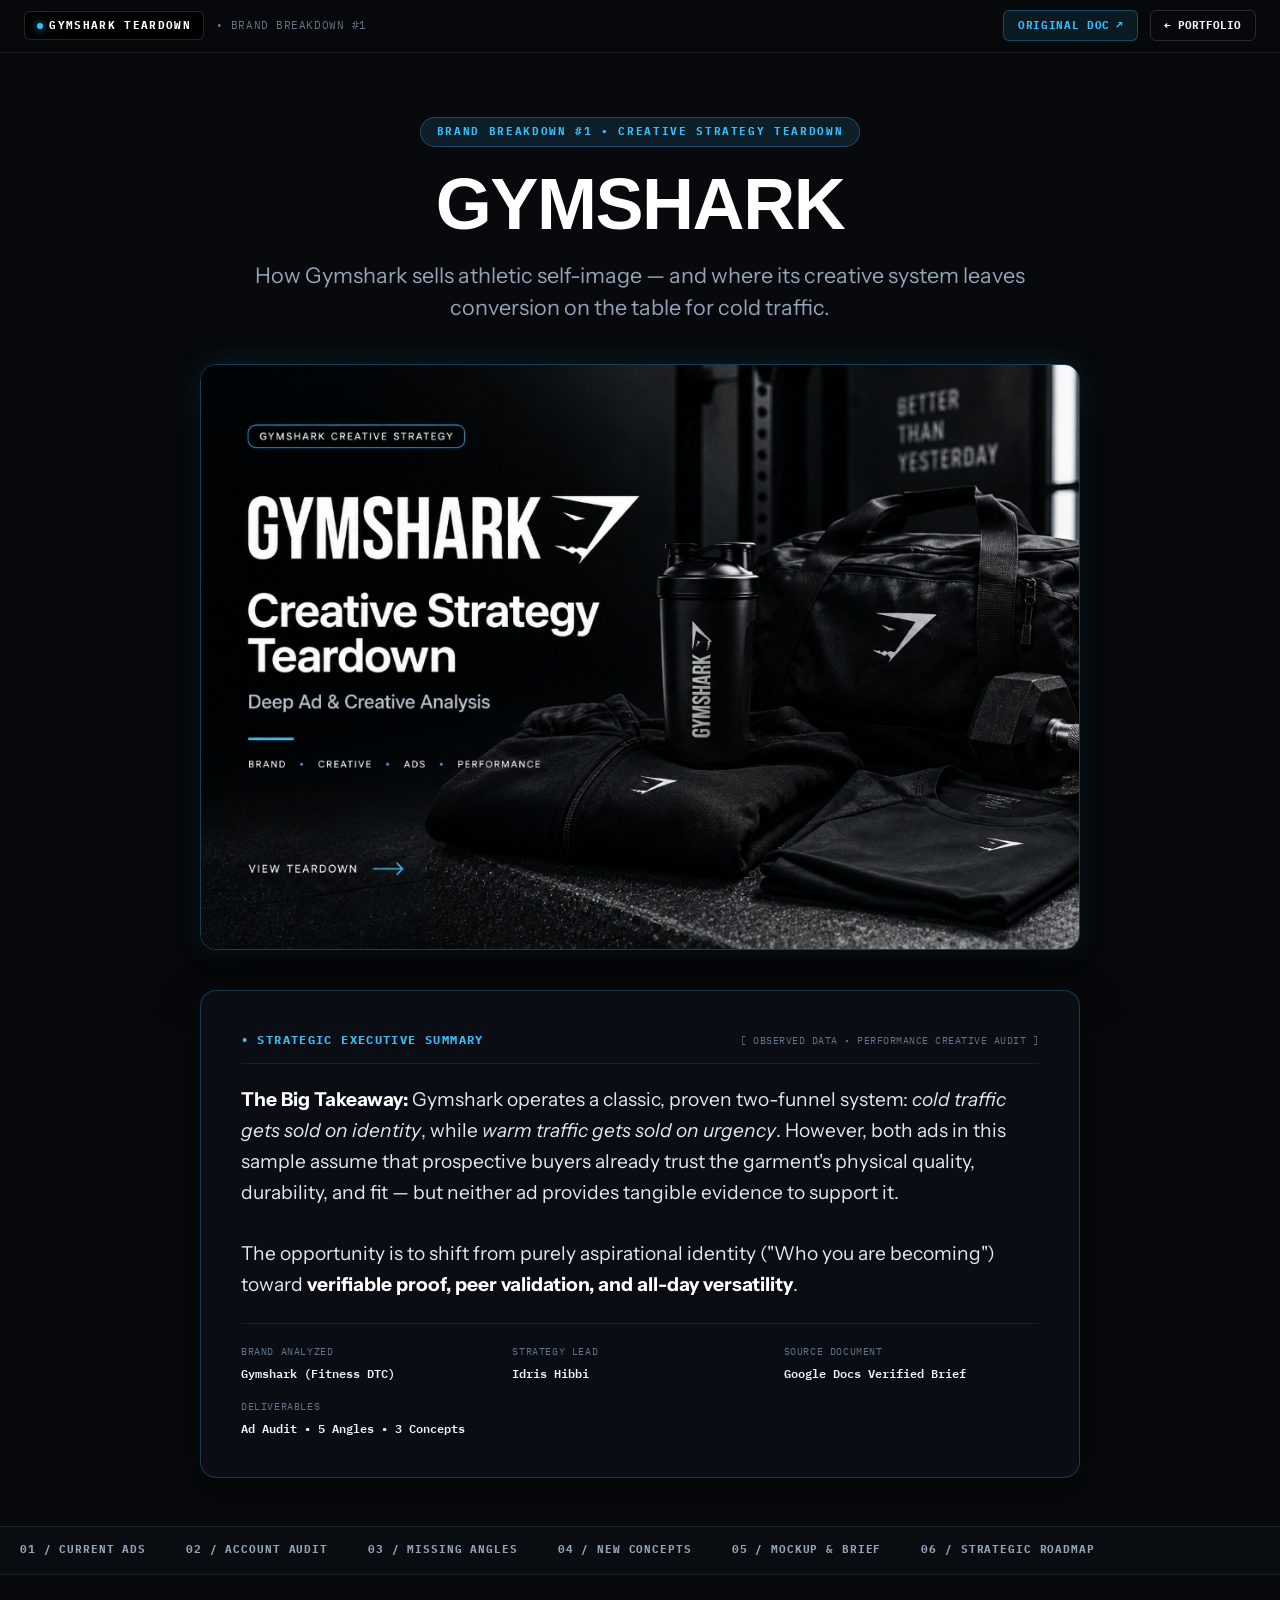
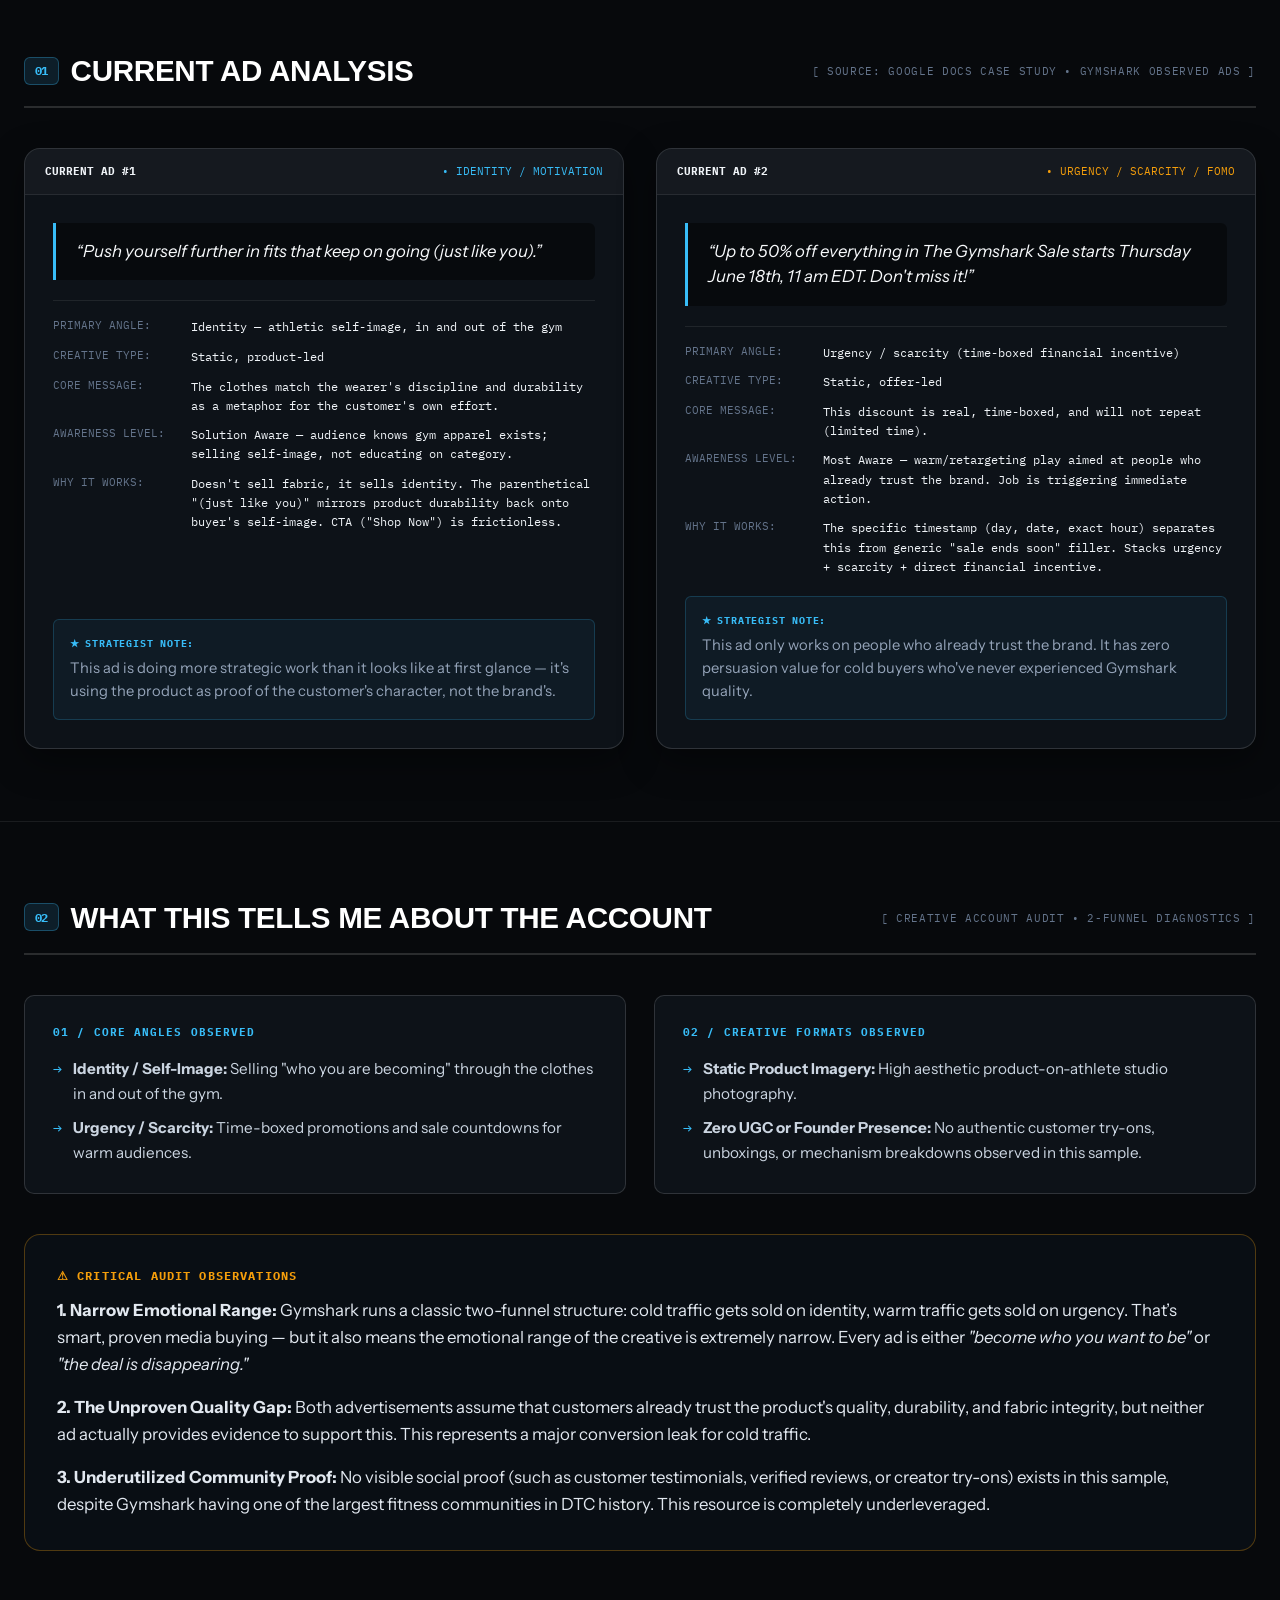
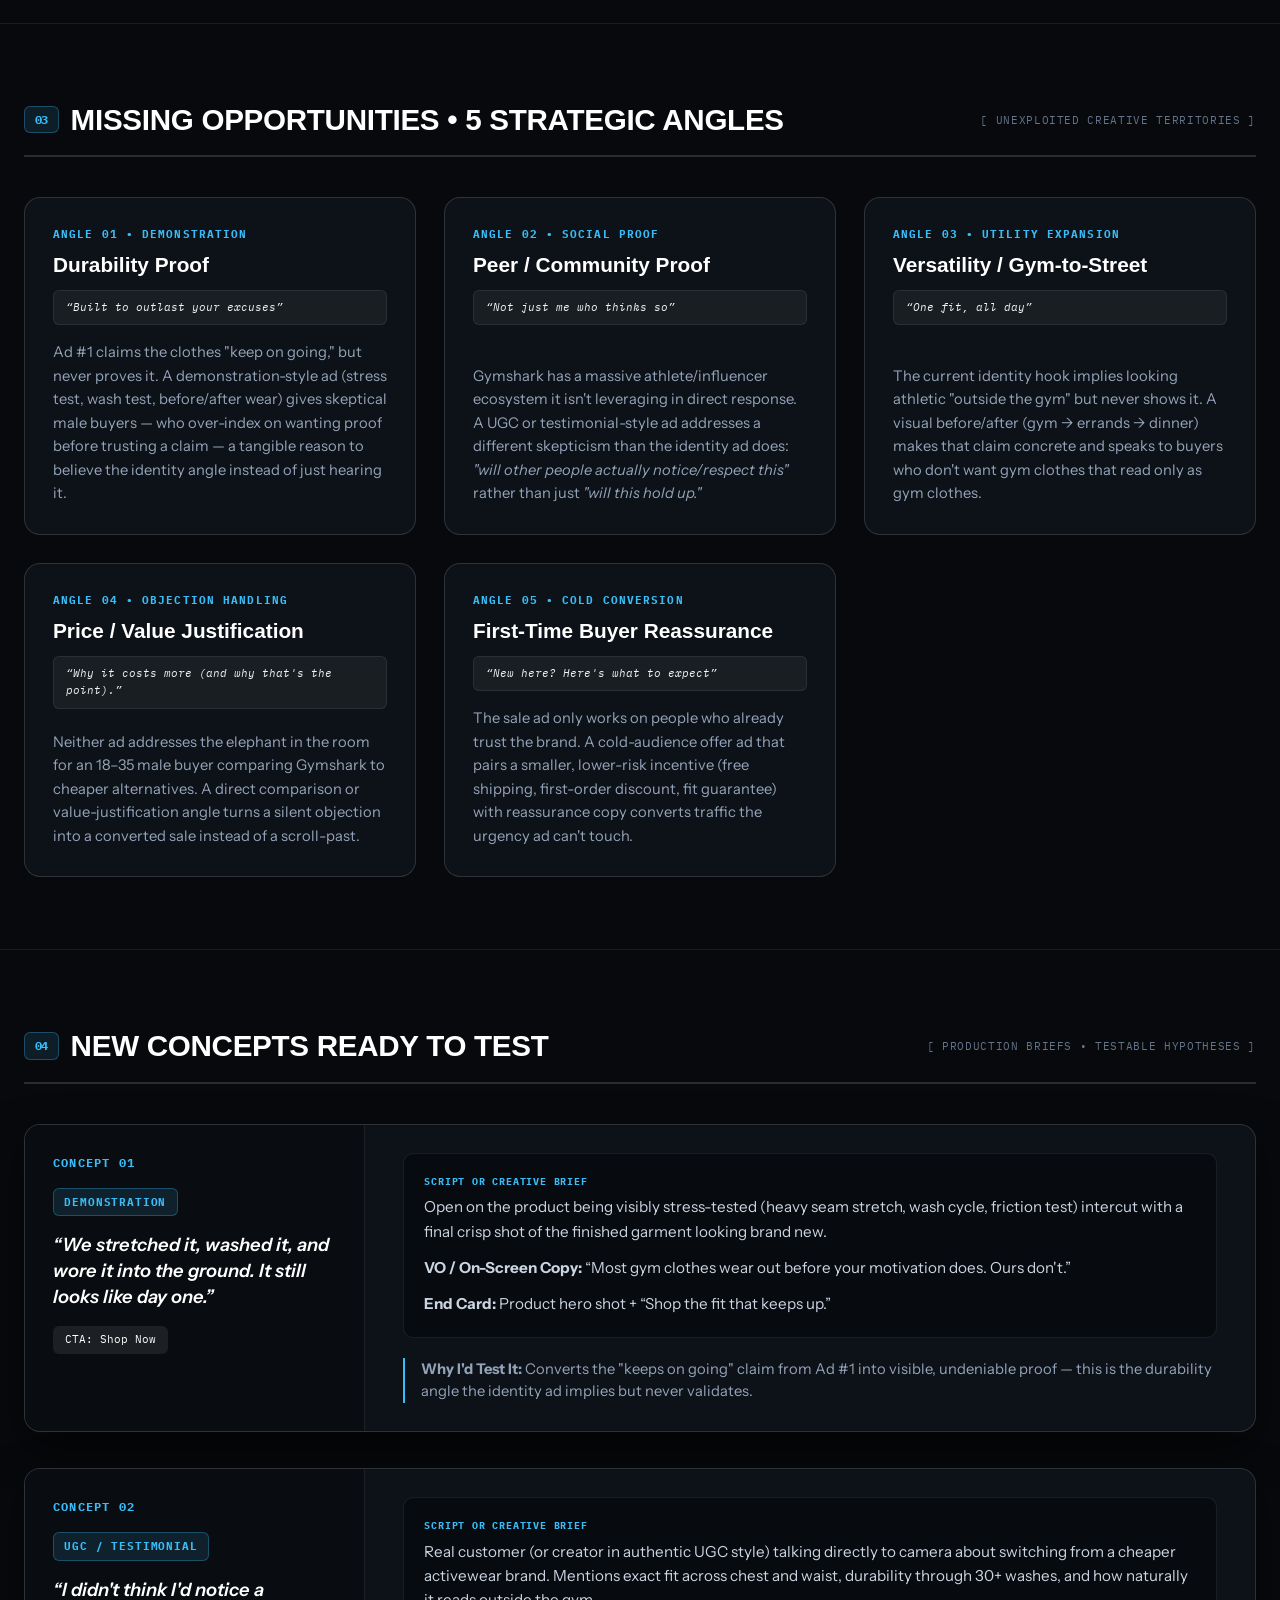
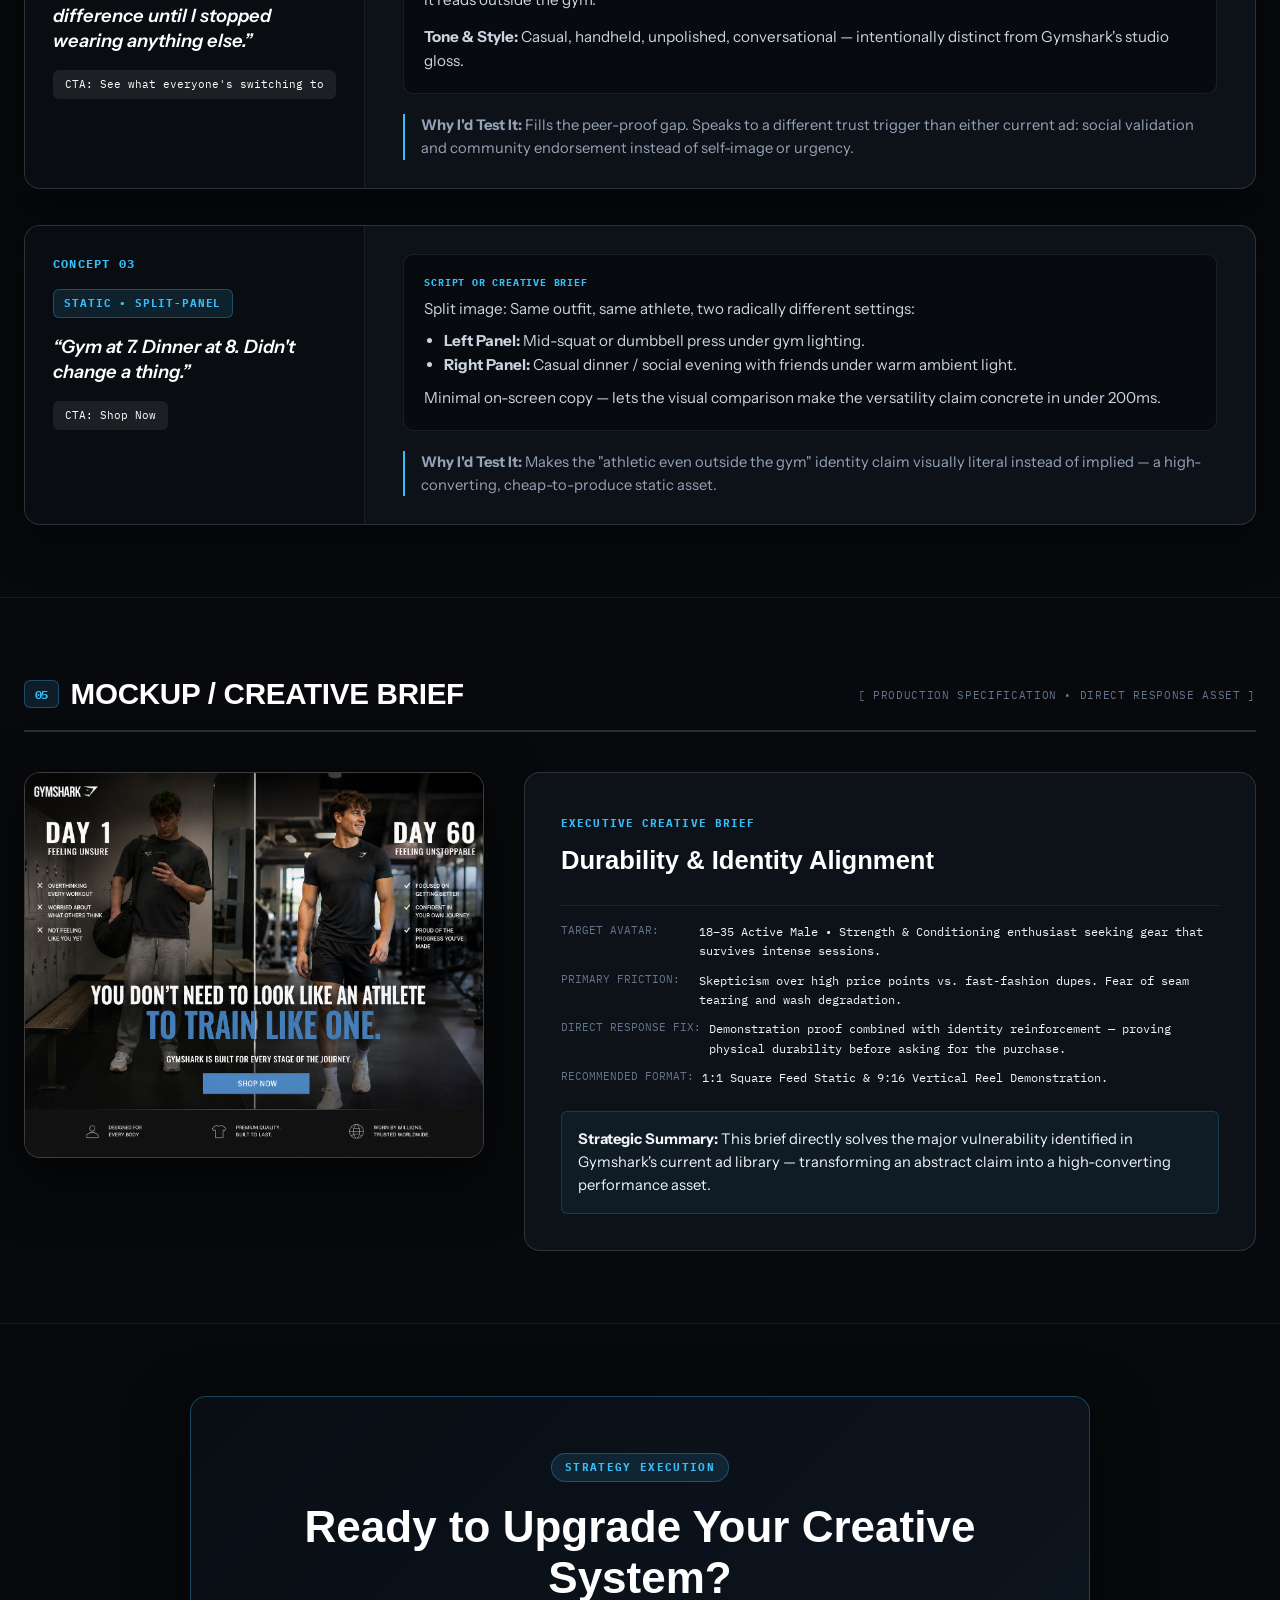
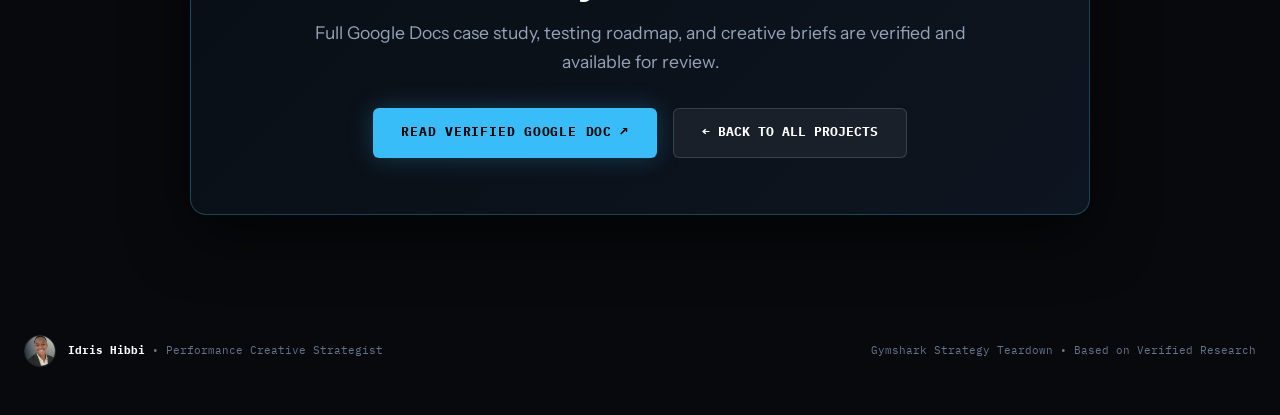
<file: teardowns/gymshark/index.html>
<!DOCTYPE html>
<html lang="en">
<head>
  <meta charset="UTF-8">
  <meta name="viewport" content="width=device-width, initial-scale=1.0">
  <title>Gymshark Creative Strategy Teardown &bull; Idris Hibbi</title>
  <meta name="description" content="In-depth creative strategy teardown of Gymshark's Meta ad system. Current ad audit, missing angles, 5 opportunity spaces, and 3 concepts ready to test by Idris Hibbi.">
  <link rel="canonical" href="https://idrishibbi.com/teardowns/gymshark/">

  <!-- Google Fonts & Clash Display -->
  <link rel="preconnect" href="https://fonts.googleapis.com">
  <link rel="preconnect" href="https://fonts.gstatic.com" crossorigin>
  <link href="https://fonts.googleapis.com/css2?family=IBM+Plex+Mono:ital,wght@0,400;0,500;0,600;0,700;1,400&family=Instrument+Sans:ital,wght@0,400;0,500;0,600;0,700;1,400&family=Playfair+Display:ital,wght@0,600;0,700;1,400;1,600&display=swap" rel="stylesheet">
  <link href="https://api.fontshare.com/v2/css?f[]=clash-display@500,600,700&display=swap" rel="stylesheet">

  <style>
    /* ── DESIGN SYSTEM: GYMSHARK BRAND BREAKDOWN ── */
    :root {
      --bg-primary: #07090c;
      --bg-surface: #0c1015;
      --bg-surface-elevated: #121820;
      --bg-card: #0d1218;
      
      --text-primary: #f0f4f8;
      --text-secondary: #94a3b8;
      --text-muted: #64748b;
      
      --border-subtle: rgba(255, 255, 255, 0.08);
      --border-medium: rgba(255, 255, 255, 0.14);
      --border-strong: rgba(255, 255, 255, 0.24);

      /* Gymshark Brand Accents */
      --gs-cyan: #38bdf8;
      --gs-cyan-glow: rgba(56, 189, 248, 0.25);
      --gs-blue: #0284c7;
      --gs-accent-subtle: rgba(56, 189, 248, 0.1);
      
      --alert-amber: #f59e0b;
      --alert-red: #ef4444;
      --alert-emerald: #10b981;

      --font-sans: 'Instrument Sans', -apple-system, BlinkMacSystemFont, sans-serif;
      --font-display: 'Clash Display', -apple-system, BlinkMacSystemFont, sans-serif;
      --font-mono: 'IBM Plex Mono', monospace;
      --font-serif: 'Playfair Display', serif;

      --radius-sm: 6px;
      --radius-md: 10px;
      --radius-lg: 16px;
      --radius-full: 9999px;
    }

    * {
      box-sizing: border-box;
      margin: 0;
      padding: 0;
    }

    html {
      scroll-behavior: smooth;
      background-color: var(--bg-primary);
      color: var(--text-primary);
      font-family: var(--font-sans);
      font-size: 16px;
      line-height: 1.6;
      -webkit-font-smoothing: antialiased;
      -moz-osx-font-smoothing: grayscale;
    }

    body {
      background-color: var(--bg-primary);
      color: var(--text-primary);
      overflow-x: hidden;
    }

    .mono { font-family: var(--font-mono) !important; }
    .serif { font-family: var(--font-serif) !important; }
    .display { font-family: var(--font-display) !important; }

    /* ── 1. FIXED TOP UTILITY HEADER ── */
    .top-bar-nav {
      position: sticky;
      top: 0;
      z-index: 1000;
      background: rgba(7, 9, 12, 0.92);
      backdrop-filter: blur(12px);
      -webkit-backdrop-filter: blur(12px);
      border-bottom: 1px solid var(--border-subtle);
      width: 100%;
    }

    .top-bar-inner {
      max-width: 1360px;
      margin: 0 auto;
      padding: 0.65rem 1.5rem;
      display: flex;
      align-items: center;
      justify-content: space-between;
      gap: 1rem;
    }

    .top-brand-lockup {
      display: inline-flex;
      align-items: center;
      gap: 0.75rem;
      text-decoration: none;
    }

    .brand-pill {
      background: #000000;
      color: #ffffff;
      border: 1px solid var(--border-medium);
      font-family: var(--font-mono);
      font-size: 11px;
      font-weight: 700;
      letter-spacing: 0.12em;
      padding: 0.3rem 0.75rem;
      border-radius: var(--radius-sm);
      display: inline-flex;
      align-items: center;
      gap: 0.4rem;
    }

    .brand-pill-dot {
      width: 6px;
      height: 6px;
      border-radius: 50%;
      background: var(--gs-cyan);
      box-shadow: 0 0 8px var(--gs-cyan);
    }

    .top-sub-meta {
      font-family: var(--font-mono);
      font-size: 11px;
      color: var(--text-muted);
      letter-spacing: 0.05em;
    }

    .top-action-group {
      display: inline-flex;
      align-items: center;
      gap: 0.75rem;
    }

    .btn-top-doc {
      font-family: var(--font-mono);
      font-size: 11px;
      font-weight: 700;
      letter-spacing: 0.06em;
      color: var(--gs-cyan);
      background: rgba(56, 189, 248, 0.1);
      border: 1px solid rgba(56, 189, 248, 0.3);
      padding: 0.35rem 0.85rem;
      border-radius: var(--radius-sm);
      text-decoration: none;
      transition: all 0.2s ease;
      display: inline-flex;
      align-items: center;
      gap: 0.35rem;
    }

    .btn-top-doc:hover {
      background: rgba(56, 189, 248, 0.2);
      border-color: var(--gs-cyan);
      box-shadow: 0 0 16px var(--gs-cyan-glow);
    }

    .btn-back-portfolio {
      font-family: var(--font-mono);
      font-size: 11px;
      font-weight: 700;
      color: var(--text-primary);
      text-decoration: none;
      border: 1px solid var(--border-medium);
      padding: 0.35rem 0.85rem;
      border-radius: var(--radius-sm);
      transition: all 0.2s ease;
    }

    .btn-back-portfolio:hover {
      border-color: var(--gs-cyan);
      color: var(--gs-cyan);
    }

    /* ── 2. HERO SECTION ── */
    .hero-teardown {
      padding: clamp(2.5rem, 5vw, 4.5rem) 1.5rem 3rem;
      max-width: 1100px;
      margin: 0 auto;
      text-align: center;
    }

    .hero-badge-tag {
      font-family: var(--font-mono);
      font-size: 11px;
      font-weight: 700;
      letter-spacing: 0.15em;
      text-transform: uppercase;
      color: var(--gs-cyan);
      background: rgba(56, 189, 248, 0.12);
      border: 1px solid rgba(56, 189, 248, 0.3);
      padding: 0.35rem 1rem;
      border-radius: var(--radius-full);
      display: inline-block;
      margin-bottom: 1.25rem;
    }

    .hero-title {
      font-family: var(--font-display);
      font-size: clamp(2.75rem, 6.5vw, 4.5rem);
      font-weight: 700;
      line-height: 1.05;
      letter-spacing: -0.02em;
      margin-bottom: 1rem;
      color: #ffffff;
    }

    .hero-subtitle {
      font-size: clamp(1.1rem, 2vw, 1.35rem);
      color: var(--text-secondary);
      max-width: 800px;
      margin: 0 auto 2.5rem;
      line-height: 1.5;
    }

    /* Cover Hero Banner Image */
    .hero-banner-frame {
      max-width: 880px;
      margin: 0 auto 2.5rem;
      border-radius: var(--radius-lg);
      overflow: hidden;
      border: 1.5px solid rgba(56, 189, 248, 0.3);
      box-shadow: 0 20px 60px rgba(0, 0, 0, 0.7), 0 0 30px rgba(56, 189, 248, 0.15);
      position: relative;
    }

    .hero-banner-img {
      width: 100%;
      height: auto;
      display: block;
      aspect-ratio: 1024 / 682;
      object-fit: cover;
    }

    /* Executive Synthesis Card: The Big Takeaway */
    .hero-synthesis-card {
      max-width: 880px;
      margin: 0 auto;
      background: #0a0e14;
      border: 1.5px solid rgba(56, 189, 248, 0.25);
      border-radius: var(--radius-lg);
      padding: clamp(1.75rem, 3.5vw, 2.5rem);
      text-align: left;
      position: relative;
      box-shadow: 0 14px 40px rgba(0, 0, 0, 0.5);
    }

    .synthesis-header {
      display: flex;
      justify-content: space-between;
      align-items: center;
      border-bottom: 1px solid rgba(255, 255, 255, 0.08);
      padding-bottom: 0.85rem;
      margin-bottom: 1.25rem;
      flex-wrap: wrap;
      gap: 0.5rem;
    }

    .synthesis-title {
      font-family: var(--font-mono);
      font-size: 11.5px;
      font-weight: 800;
      letter-spacing: 0.12em;
      color: var(--gs-cyan);
      display: flex;
      align-items: center;
      gap: 0.5rem;
    }

    .synthesis-tag {
      font-family: var(--font-mono);
      font-size: 10px;
      color: var(--text-muted);
      letter-spacing: 0.05em;
    }

    .synthesis-body {
      font-size: clamp(1.05rem, 1.8vw, 1.2rem);
      line-height: 1.6;
      color: #e2e8f0;
      margin-bottom: 1.5rem;
    }

    .synthesis-body strong {
      color: #ffffff;
    }

    .synthesis-meta-strip {
      display: grid;
      grid-template-columns: repeat(auto-fit, minmax(200px, 1fr));
      gap: 1rem;
      padding-top: 1.25rem;
      border-top: 1px solid rgba(255, 255, 255, 0.08);
      font-family: var(--font-mono);
      font-size: 11.5px;
    }

    .meta-item-label {
      color: var(--text-muted);
      text-transform: uppercase;
      margin-bottom: 0.25rem;
      letter-spacing: 0.06em;
      font-size: 10px;
    }

    .meta-item-val {
      color: var(--text-primary);
      font-weight: 600;
    }

    /* ── 3. STICKY SUB-NAVIGATION BAR ── */
    .sticky-sub-nav {
      position: sticky;
      top: 48px;
      z-index: 900;
      background: rgba(10, 14, 20, 0.94);
      backdrop-filter: blur(12px);
      -webkit-backdrop-filter: blur(12px);
      border-top: 1px solid var(--border-subtle);
      border-bottom: 1px solid var(--border-subtle);
    }

    .nav-tabs-wrapper {
      max-width: 1360px;
      margin: 0 auto;
      display: flex;
      align-items: center;
      overflow-x: auto;
      scrollbar-width: none;
    }

    .nav-tabs-wrapper::-webkit-scrollbar {
      display: none;
    }

    .nav-tab-link {
      font-family: var(--font-mono);
      font-size: 11px;
      font-weight: 700;
      letter-spacing: 0.08em;
      color: var(--text-secondary);
      padding: 0.85rem 1.25rem;
      white-space: nowrap;
      text-decoration: none;
      border-bottom: 2px solid transparent;
      transition: all 0.2s ease;
      display: inline-flex;
      align-items: center;
      gap: 0.4rem;
    }

    .nav-tab-link:hover,
    .nav-tab-link.active {
      color: var(--gs-cyan);
      border-bottom-color: var(--gs-cyan);
      background: rgba(56, 189, 248, 0.04);
    }

    /* ── 4. CONTENT SECTIONS ── */
    .teardown-section {
      max-width: 1360px;
      margin: 0 auto;
      padding: 4.5rem 1.5rem;
      border-bottom: 1px solid var(--border-subtle);
    }

    .section-header-bar {
      display: flex;
      align-items: baseline;
      justify-content: space-between;
      border-bottom: 2px solid var(--border-medium);
      padding-bottom: 0.75rem;
      margin-bottom: 2.5rem;
      flex-wrap: wrap;
      gap: 0.75rem;
    }

    .section-num-title {
      font-family: var(--font-display);
      font-size: clamp(1.4rem, 2.5vw, 1.85rem);
      font-weight: 700;
      letter-spacing: -0.01em;
      color: #ffffff;
      display: flex;
      align-items: center;
      gap: 0.75rem;
    }

    .section-num-title .sec-badge {
      font-family: var(--font-mono);
      font-size: 12px;
      color: var(--gs-cyan);
      background: rgba(56, 189, 248, 0.12);
      border: 1px solid rgba(56, 189, 248, 0.3);
      padding: 0.2rem 0.6rem;
      border-radius: var(--radius-sm);
    }

    .section-header-meta {
      font-family: var(--font-mono);
      font-size: 11px;
      color: var(--text-muted);
      letter-spacing: 0.06em;
    }

    /* ── SECTION 01: CURRENT AD ANALYSIS GRID ── */
    .ads-dual-grid {
      display: grid;
      grid-template-columns: repeat(auto-fit, minmax(360px, 1fr));
      gap: 2rem;
    }

    .ad-audit-card {
      background: var(--bg-card);
      border: 1px solid var(--border-medium);
      border-radius: var(--radius-lg);
      overflow: hidden;
      display: flex;
      flex-direction: column;
      box-shadow: 0 12px 36px rgba(0, 0, 0, 0.4);
      transition: border-color 0.25s ease, transform 0.25s ease;
    }

    .ad-audit-card:hover {
      border-color: rgba(56, 189, 248, 0.45);
      transform: translateY(-3px);
    }

    .ad-card-topbar {
      padding: 0.85rem 1.25rem;
      background: rgba(255, 255, 255, 0.03);
      border-bottom: 1px solid var(--border-subtle);
      display: flex;
      justify-content: space-between;
      align-items: center;
      font-family: var(--font-mono);
      font-size: 11px;
    }

    .ad-card-body {
      padding: 1.75rem;
      display: flex;
      flex-direction: column;
      gap: 1.25rem;
      flex: 1;
    }

    .ad-hook-callout {
      background: rgba(0, 0, 0, 0.45);
      border-left: 3px solid var(--gs-cyan);
      padding: 1rem 1.25rem;
      border-radius: 0 var(--radius-sm) var(--radius-sm) 0;
      font-style: italic;
      color: #f8fafc;
      font-size: 1.05rem;
      line-height: 1.5;
    }

    .ad-spec-list {
      display: flex;
      flex-direction: column;
      gap: 0.65rem;
      font-family: var(--font-mono);
      font-size: 12px;
      border-top: 1px solid var(--border-subtle);
      padding-top: 1rem;
    }

    .spec-row {
      display: flex;
      gap: 0.5rem;
    }

    .spec-label {
      color: var(--text-muted);
      min-width: 130px;
      flex-shrink: 0;
      text-transform: uppercase;
      font-size: 10.5px;
    }

    .spec-val {
      color: var(--text-primary);
    }

    .ad-diagnosis-box {
      margin-top: auto;
      padding: 1rem;
      background: rgba(56, 189, 248, 0.06);
      border: 1px solid rgba(56, 189, 248, 0.2);
      border-radius: var(--radius-sm);
      font-size: 0.92rem;
      line-height: 1.55;
    }

    .diagnosis-header {
      font-family: var(--font-mono);
      font-size: 10px;
      font-weight: 800;
      letter-spacing: 0.08em;
      color: var(--gs-cyan);
      text-transform: uppercase;
      margin-bottom: 0.35rem;
      display: flex;
      align-items: center;
      gap: 0.35rem;
    }

    /* ── SECTION 02: ACCOUNT AUDIT ── */
    .audit-summary-grid {
      display: grid;
      grid-template-columns: repeat(auto-fit, minmax(320px, 1fr));
      gap: 1.75rem;
      margin-bottom: 2.5rem;
    }

    .summary-box {
      background: var(--bg-card);
      border: 1px solid var(--border-medium);
      border-radius: var(--radius-md);
      padding: 1.75rem;
    }

    .summary-box-title {
      font-family: var(--font-mono);
      font-size: 11px;
      font-weight: 800;
      letter-spacing: 0.1em;
      color: var(--gs-cyan);
      text-transform: uppercase;
      margin-bottom: 1rem;
      display: flex;
      align-items: center;
      gap: 0.5rem;
    }

    .summary-box-list {
      list-style: none;
      display: flex;
      flex-direction: column;
      gap: 0.65rem;
      font-size: 0.95rem;
      color: #cbd5e1;
    }

    .summary-box-list li {
      position: relative;
      padding-left: 1.25rem;
    }

    .summary-box-list li::before {
      content: '→';
      position: absolute;
      left: 0;
      color: var(--gs-cyan);
      font-family: var(--font-mono);
    }

    .funnel-gap-card {
      background: #090e14;
      border: 1px solid rgba(245, 158, 11, 0.3);
      border-radius: var(--radius-lg);
      padding: 2rem;
      position: relative;
    }

    .funnel-gap-header {
      font-family: var(--font-mono);
      font-size: 11.5px;
      font-weight: 800;
      letter-spacing: 0.1em;
      color: var(--alert-amber);
      text-transform: uppercase;
      margin-bottom: 0.75rem;
      display: flex;
      align-items: center;
      gap: 0.5rem;
    }

    /* ── SECTION 03: 5 MISSING OPPORTUNITY ANGLES ── */
    .opportunities-grid {
      display: grid;
      grid-template-columns: repeat(auto-fit, minmax(320px, 1fr));
      gap: 1.75rem;
    }

    .opportunity-card {
      background: var(--bg-card);
      border: 1px solid var(--border-medium);
      border-radius: var(--radius-lg);
      padding: 1.75rem;
      display: flex;
      flex-direction: column;
      position: relative;
      transition: all 0.25s ease;
    }

    .opportunity-card:hover {
      border-color: rgba(56, 189, 248, 0.45);
      transform: translateY(-3px);
      box-shadow: 0 12px 30px rgba(56, 189, 248, 0.08);
    }

    .opp-number {
      font-family: var(--font-mono);
      font-size: 11px;
      font-weight: 800;
      color: var(--gs-cyan);
      letter-spacing: 0.1em;
      margin-bottom: 0.5rem;
    }

    .opp-title {
      font-family: var(--font-display);
      font-size: 1.3rem;
      font-weight: 700;
      color: #ffffff;
      margin-bottom: 0.75rem;
      line-height: 1.25;
    }

    .opp-hook-badge {
      font-family: var(--font-mono);
      font-size: 11px;
      color: #f1f5f9;
      background: rgba(255, 255, 255, 0.05);
      border: 1px solid var(--border-subtle);
      padding: 0.5rem 0.75rem;
      border-radius: var(--radius-sm);
      margin-bottom: 1rem;
      font-style: italic;
    }

    .opp-why {
      font-size: 0.92rem;
      color: var(--text-secondary);
      line-height: 1.6;
      margin-top: auto;
    }

    /* ── SECTION 04: NEW CONCEPTS READY TO TEST ── */
    .concepts-stack {
      display: flex;
      flex-direction: column;
      gap: 2.25rem;
    }

    .concept-item-card {
      background: var(--bg-card);
      border: 1.5px solid var(--border-medium);
      border-radius: var(--radius-lg);
      overflow: hidden;
      display: grid;
      grid-template-columns: 1fr;
      box-shadow: 0 16px 40px rgba(0, 0, 0, 0.5);
    }

    @media (min-width: 900px) {
      .concept-item-card {
        grid-template-columns: 340px 1fr;
      }
    }

    .concept-sidebar {
      background: #090c10;
      border-bottom: 1px solid var(--border-subtle);
      padding: 1.75rem;
      display: flex;
      flex-direction: column;
      gap: 1rem;
    }

    @media (min-width: 900px) {
      .concept-sidebar {
        border-bottom: none;
        border-right: 1px solid var(--border-subtle);
      }
    }

    .concept-num-tag {
      font-family: var(--font-mono);
      font-size: 12px;
      font-weight: 800;
      color: var(--gs-cyan);
      letter-spacing: 0.1em;
    }

    .concept-format-pill {
      font-family: var(--font-mono);
      font-size: 10.5px;
      font-weight: 700;
      letter-spacing: 0.08em;
      text-transform: uppercase;
      padding: 0.3rem 0.65rem;
      background: rgba(56, 189, 248, 0.12);
      border: 1px solid rgba(56, 189, 248, 0.3);
      color: var(--gs-cyan);
      border-radius: var(--radius-sm);
      display: inline-block;
      width: fit-content;
    }

    .concept-hook-quote {
      font-size: 1.15rem;
      font-weight: 600;
      line-height: 1.4;
      color: #ffffff;
      font-style: italic;
    }

    .concept-content-pane {
      padding: 1.75rem clamp(1.25rem, 3vw, 2.5rem);
      display: flex;
      flex-direction: column;
      gap: 1.25rem;
    }

    .concept-script-box {
      background: rgba(0, 0, 0, 0.4);
      border: 1px solid var(--border-subtle);
      border-radius: var(--radius-md);
      padding: 1.25rem;
      font-size: 0.95rem;
      line-height: 1.6;
      color: #cbd5e1;
    }

    .script-step-label {
      font-family: var(--font-mono);
      font-size: 10px;
      font-weight: 800;
      letter-spacing: 0.08em;
      text-transform: uppercase;
      color: var(--gs-cyan);
      margin-bottom: 0.35rem;
    }

    .concept-cta-pill {
      font-family: var(--font-mono);
      font-size: 11px;
      color: #ffffff;
      background: rgba(255, 255, 255, 0.08);
      padding: 0.35rem 0.75rem;
      border-radius: var(--radius-sm);
      width: fit-content;
    }

    .concept-why-test {
      font-size: 0.92rem;
      color: var(--text-secondary);
      border-left: 2px solid var(--gs-cyan);
      padding-left: 1rem;
      line-height: 1.55;
    }

    /* ── SECTION 05: CREATIVE BRIEF & MOCKUP ── */
    .brief-showcase-grid {
      display: grid;
      grid-template-columns: 1fr;
      gap: 2.5rem;
      align-items: start;
    }

    @media (min-width: 900px) {
      .brief-showcase-grid {
        grid-template-columns: 460px 1fr;
      }
    }

    .mockup-media-frame {
      border: 1.5px solid var(--border-strong);
      border-radius: var(--radius-lg);
      overflow: hidden;
      background: #000;
      box-shadow: 0 20px 60px rgba(0, 0, 0, 0.7);
    }

    .mockup-media-img {
      width: 100%;
      height: auto;
      display: block;
    }

    .brief-spec-pane {
      background: var(--bg-card);
      border: 1px solid var(--border-medium);
      border-radius: var(--radius-lg);
      padding: clamp(1.5rem, 3vw, 2.25rem);
      display: flex;
      flex-direction: column;
      gap: 1.5rem;
    }

    /* ── SECTION 06: STRATEGIC ROADMAP & CTA ── */
    .final-roadmap-card {
      background: linear-gradient(135deg, #090e14 0%, #0d1520 100%);
      border: 1.5px solid rgba(56, 189, 248, 0.3);
      border-radius: var(--radius-lg);
      padding: clamp(2rem, 5vw, 3.5rem);
      text-align: center;
      box-shadow: 0 20px 60px rgba(0, 0, 0, 0.6);
      max-width: 900px;
      margin: 0 auto;
    }

    .roadmap-badge {
      font-family: var(--font-mono);
      font-size: 11px;
      font-weight: 700;
      letter-spacing: 0.12em;
      text-transform: uppercase;
      color: var(--gs-cyan);
      background: rgba(56, 189, 248, 0.12);
      border: 1px solid rgba(56, 189, 248, 0.3);
      padding: 0.3rem 0.8rem;
      border-radius: var(--radius-full);
      display: inline-block;
      margin-bottom: 1.25rem;
    }

    .roadmap-title {
      font-family: var(--font-display);
      font-size: clamp(2rem, 4vw, 2.75rem);
      font-weight: 700;
      line-height: 1.15;
      margin-bottom: 1rem;
      color: #ffffff;
    }

    .roadmap-desc {
      font-size: 1.1rem;
      color: var(--text-secondary);
      max-width: 700px;
      margin: 0 auto 2rem;
      line-height: 1.6;
    }

    .roadmap-actions {
      display: flex;
      justify-content: center;
      gap: 1rem;
      flex-wrap: wrap;
    }

    .btn-primary-doc {
      font-family: var(--font-mono);
      font-size: 13px;
      font-weight: 800;
      letter-spacing: 0.06em;
      background: var(--gs-cyan);
      color: #000000;
      padding: 0.85rem 1.75rem;
      border-radius: var(--radius-sm);
      text-decoration: none;
      transition: all 0.25s ease;
      box-shadow: 0 0 24px var(--gs-cyan-glow);
      display: inline-flex;
      align-items: center;
      gap: 0.5rem;
    }

    .btn-primary-doc:hover {
      background: #7dd3fc;
      transform: translateY(-2px);
      box-shadow: 0 0 32px rgba(56, 189, 248, 0.6);
    }

    .btn-secondary-portfolio {
      font-family: var(--font-mono);
      font-size: 13px;
      font-weight: 700;
      color: #ffffff;
      background: rgba(255, 255, 255, 0.06);
      border: 1px solid var(--border-medium);
      padding: 0.85rem 1.75rem;
      border-radius: var(--radius-sm);
      text-decoration: none;
      transition: all 0.25s ease;
    }

    .btn-secondary-portfolio:hover {
      border-color: var(--gs-cyan);
      color: var(--gs-cyan);
    }

    /* ── FOOTER ── */
    .teardown-footer {
      max-width: 1360px;
      margin: 0 auto;
      padding: 3rem 1.5rem;
      display: flex;
      justify-content: space-between;
      align-items: center;
      font-family: var(--font-mono);
      font-size: 11px;
      color: var(--text-muted);
      flex-wrap: wrap;
      gap: 1rem;
    }

    .footer-author-lockup {
      display: flex;
      align-items: center;
      gap: 0.75rem;
    }

    .footer-avatar {
      width: 32px;
      height: 32px;
      border-radius: 50%;
      border: 1px solid var(--border-medium);
      object-fit: cover;
    }
  </style>
</head>
<body>

  <!-- ══════════════════════════════════════════════════════════════════
       1. FIXED TOP UTILITY HEADER
       ══════════════════════════════════════════════════════════════════ -->
  <header class="top-bar-nav">
    <div class="top-bar-inner">
      <div class="top-brand-lockup">
        <div class="brand-pill">
          <span class="brand-pill-dot"></span>
          <span>GYMSHARK TEARDOWN</span>
        </div>
        <span class="top-sub-meta hidden md:inline">&bull; BRAND BREAKDOWN #1</span>
      </div>

      <div class="top-action-group">
        <a href="https://docs.google.com/document/d/1mdFrHe251wy2hqUZsi7f1hh9tClTZw5Wl1FDdu_1t6A/edit?tab=t.0#heading=h.17g5qrunfzoi" target="_blank" rel="noopener noreferrer" class="btn-top-doc" title="Open verified strategy doc on Google Docs">
          <span>ORIGINAL DOC</span>
          <span>&nearr;</span>
        </a>
        <a href="../../index.html#work" class="btn-back-portfolio">&larr; PORTFOLIO</a>
      </div>
    </div>
  </header>

  <!-- ══════════════════════════════════════════════════════════════════
       2. HERO SECTION
       ══════════════════════════════════════════════════════════════════ -->
  <section id="hero" class="hero-teardown">
    <span class="hero-badge-tag mono">BRAND BREAKDOWN #1 &bull; CREATIVE STRATEGY TEARDOWN</span>
    
    <h1 class="hero-title display">GYMSHARK</h1>
    
    <p class="hero-subtitle">
      How Gymshark sells athletic self-image — and where its creative system leaves conversion on the table for cold traffic.
    </p>

    <!-- Cover Art Banner -->
    <div class="hero-banner-frame">
      <img src="../../assets/gymshark-cover.jpg" alt="Gymshark Creative Strategy Teardown by Idris Hibbi" class="hero-banner-img" width="1024" height="682" loading="eager" />
    </div>

    <!-- Executive Synthesis Card: The Big Takeaway -->
    <div class="hero-synthesis-card">
      <div class="synthesis-header mono">
        <span class="synthesis-title">
          <span>&bull;</span>
          <span>STRATEGIC EXECUTIVE SUMMARY</span>
        </span>
        <span class="synthesis-tag">[ OBSERVED DATA &bull; PERFORMANCE CREATIVE AUDIT ]</span>
      </div>

      <div class="synthesis-body">
        <strong>The Big Takeaway:</strong> Gymshark operates a classic, proven two-funnel system: <em>cold traffic gets sold on identity</em>, while <em>warm traffic gets sold on urgency</em>. However, both ads in this sample assume that prospective buyers already trust the garment's physical quality, durability, and fit — but neither ad provides tangible evidence to support it.<br><br>
        The opportunity is to shift from purely aspirational identity ("Who you are becoming") toward <strong>verifiable proof, peer validation, and all-day versatility</strong>.
      </div>

      <div class="synthesis-meta-strip">
        <div>
          <div class="meta-item-label">Brand Analyzed</div>
          <div class="meta-item-val">Gymshark (Fitness DTC)</div>
        </div>
        <div>
          <div class="meta-item-label">Strategy Lead</div>
          <div class="meta-item-val">Idris Hibbi</div>
        </div>
        <div>
          <div class="meta-item-label">Source Document</div>
          <div class="meta-item-val">Google Docs Verified Brief</div>
        </div>
        <div>
          <div class="meta-item-label">Deliverables</div>
          <div class="meta-item-val">Ad Audit &bull; 5 Angles &bull; 3 Concepts</div>
        </div>
      </div>
    </div>
  </section>

  <!-- ══════════════════════════════════════════════════════════════════
       3. STICKY SUB-NAVIGATION BAR
       ══════════════════════════════════════════════════════════════════ -->
  <nav class="sticky-sub-nav" aria-label="Teardown Navigation">
    <div class="nav-tabs-wrapper mono">
      <a href="#current-ads" class="nav-tab-link active">01 / CURRENT ADS</a>
      <a href="#account-audit" class="nav-tab-link">02 / ACCOUNT AUDIT</a>
      <a href="#missing-angles" class="nav-tab-link">03 / MISSING ANGLES</a>
      <a href="#new-concepts" class="nav-tab-link">04 / NEW CONCEPTS</a>
      <a href="#creative-brief" class="nav-tab-link">05 / MOCKUP &amp; BRIEF</a>
      <a href="#strategic-roadmap" class="nav-tab-link">06 / STRATEGIC ROADMAP</a>
    </div>
  </nav>

  <!-- ══════════════════════════════════════════════════════════════════
       01 — CURRENT AD ANALYSIS
       ══════════════════════════════════════════════════════════════════ -->
  <section id="current-ads" class="teardown-section">
    <div class="section-header-bar">
      <h2 class="section-num-title display">
        <span class="sec-badge mono">01</span>
        <span>CURRENT AD ANALYSIS</span>
      </h2>
      <span class="section-header-meta mono">[ SOURCE: GOOGLE DOCS CASE STUDY &bull; GYMSHARK OBSERVED ADS ]</span>
    </div>

    <div class="ads-dual-grid">
      
      <!-- Current Ad #1 -->
      <article class="ad-audit-card">
        <div class="ad-card-topbar mono">
          <span style="font-weight:700;">CURRENT AD #1</span>
          <span style="color:var(--gs-cyan);">&bull; IDENTITY / MOTIVATION</span>
        </div>

        <div class="ad-card-body">
          <blockquote class="ad-hook-callout">
            &ldquo;Push yourself further in fits that keep on going (just like you).&rdquo;
          </blockquote>

          <div class="ad-spec-list">
            <div class="spec-row">
              <span class="spec-label">Primary Angle:</span>
              <span class="spec-val">Identity &mdash; athletic self-image, in and out of the gym</span>
            </div>
            <div class="spec-row">
              <span class="spec-label">Creative Type:</span>
              <span class="spec-val">Static, product-led</span>
            </div>
            <div class="spec-row">
              <span class="spec-label">Core Message:</span>
              <span class="spec-val">The clothes match the wearer's discipline and durability as a metaphor for the customer's own effort.</span>
            </div>
            <div class="spec-row">
              <span class="spec-label">Awareness Level:</span>
              <span class="spec-val">Solution Aware &mdash; audience knows gym apparel exists; selling self-image, not educating on category.</span>
            </div>
            <div class="spec-row">
              <span class="spec-label">Why It Works:</span>
              <span class="spec-val">Doesn't sell fabric, it sells identity. The parenthetical "(just like you)" mirrors product durability back onto buyer's self-image. CTA ("Shop Now") is frictionless.</span>
            </div>
          </div>

          <div class="ad-diagnosis-box">
            <div class="diagnosis-header mono">
              <span>★</span>
              <span>STRATEGIST NOTE:</span>
            </div>
            <p style="color:var(--text-secondary);">
              This ad is doing more strategic work than it looks like at first glance &mdash; it's using the product as proof of the customer's character, not the brand's.
            </p>
          </div>
        </div>
      </article>

      <!-- Current Ad #2 -->
      <article class="ad-audit-card">
        <div class="ad-card-topbar mono">
          <span style="font-weight:700;">CURRENT AD #2</span>
          <span style="color:var(--alert-amber);">&bull; URGENCY / SCARCITY / FOMO</span>
        </div>

        <div class="ad-card-body">
          <blockquote class="ad-hook-callout">
            &ldquo;Up to 50% off everything in The Gymshark Sale starts Thursday June 18th, 11 am EDT. Don't miss it!&rdquo;
          </blockquote>

          <div class="ad-spec-list">
            <div class="spec-row">
              <span class="spec-label">Primary Angle:</span>
              <span class="spec-val">Urgency / scarcity (time-boxed financial incentive)</span>
            </div>
            <div class="spec-row">
              <span class="spec-label">Creative Type:</span>
              <span class="spec-val">Static, offer-led</span>
            </div>
            <div class="spec-row">
              <span class="spec-label">Core Message:</span>
              <span class="spec-val">This discount is real, time-boxed, and will not repeat (limited time).</span>
            </div>
            <div class="spec-row">
              <span class="spec-label">Awareness Level:</span>
              <span class="spec-val">Most Aware &mdash; warm/retargeting play aimed at people who already trust the brand. Job is triggering immediate action.</span>
            </div>
            <div class="spec-row">
              <span class="spec-label">Why It Works:</span>
              <span class="spec-val">The specific timestamp (day, date, exact hour) separates this from generic "sale ends soon" filler. Stacks urgency + scarcity + direct financial incentive.</span>
            </div>
          </div>

          <div class="ad-diagnosis-box">
            <div class="diagnosis-header mono">
              <span>★</span>
              <span>STRATEGIST NOTE:</span>
            </div>
            <p style="color:var(--text-secondary);">
              This ad only works on people who already trust the brand. It has zero persuasion value for cold buyers who've never experienced Gymshark quality.
            </p>
          </div>
        </div>
      </article>

    </div>
  </section>

  <!-- ══════════════════════════════════════════════════════════════════
       02 — ACCOUNT AUDIT & FUNNEL OBSERVATIONS
       ══════════════════════════════════════════════════════════════════ -->
  <section id="account-audit" class="teardown-section">
    <div class="section-header-bar">
      <h2 class="section-num-title display">
        <span class="sec-badge mono">02</span>
        <span>WHAT THIS TELLS ME ABOUT THE ACCOUNT</span>
      </h2>
      <span class="section-header-meta mono">[ CREATIVE ACCOUNT AUDIT &bull; 2-FUNNEL DIAGNOSTICS ]</span>
    </div>

    <div class="audit-summary-grid">
      <div class="summary-box">
        <div class="summary-box-title mono">
          <span>01 / CORE ANGLES OBSERVED</span>
        </div>
        <ul class="summary-box-list">
          <li><strong>Identity / Self-Image:</strong> Selling "who you are becoming" through the clothes in and out of the gym.</li>
          <li><strong>Urgency / Scarcity:</strong> Time-boxed promotions and sale countdowns for warm audiences.</li>
        </ul>
      </div>

      <div class="summary-box">
        <div class="summary-box-title mono">
          <span>02 / CREATIVE FORMATS OBSERVED</span>
        </div>
        <ul class="summary-box-list">
          <li><strong>Static Product Imagery:</strong> High aesthetic product-on-athlete studio photography.</li>
          <li><strong>Zero UGC or Founder Presence:</strong> No authentic customer try-ons, unboxings, or mechanism breakdowns observed in this sample.</li>
        </ul>
      </div>
    </div>

    <!-- Funnel Gap Callout -->
    <div class="funnel-gap-card">
      <div class="funnel-gap-header mono">
        <span>⚠</span>
        <span>CRITICAL AUDIT OBSERVATIONS</span>
      </div>
      <div style="display:flex;flex-direction:column;gap:1rem;color:#e2e8f0;font-size:1.05rem;line-height:1.6;">
        <p>
          <strong>1. Narrow Emotional Range:</strong> Gymshark runs a classic two-funnel structure: cold traffic gets sold on identity, warm traffic gets sold on urgency. That’s smart, proven media buying &mdash; but it also means the emotional range of the creative is extremely narrow. Every ad is either <em>"become who you want to be"</em> or <em>"the deal is disappearing."</em>
        </p>
        <p>
          <strong>2. The Unproven Quality Gap:</strong> Both advertisements assume that customers already trust the product's quality, durability, and fabric integrity, but neither ad actually provides evidence to support this. This represents a major conversion leak for cold traffic.
        </p>
        <p>
          <strong>3. Underutilized Community Proof:</strong> No visible social proof (such as customer testimonials, verified reviews, or creator try-ons) exists in this sample, despite Gymshark having one of the largest fitness communities in DTC history. This resource is completely underleveraged.
        </p>
      </div>
    </div>
  </section>

  <!-- ══════════════════════════════════════════════════════════════════
       03 — MISSING OPPORTUNITIES (5 STRATEGIC ANGLES)
       ══════════════════════════════════════════════════════════════════ -->
  <section id="missing-angles" class="teardown-section">
    <div class="section-header-bar">
      <h2 class="section-num-title display">
        <span class="sec-badge mono">03</span>
        <span>MISSING OPPORTUNITIES &bull; 5 STRATEGIC ANGLES</span>
      </h2>
      <span class="section-header-meta mono">[ UNEXPLOITED CREATIVE TERRITORIES ]</span>
    </div>

    <div class="opportunities-grid">
      
      <!-- Angle 01 -->
      <article class="opportunity-card">
        <div class="opp-number">ANGLE 01 &bull; DEMONSTRATION</div>
        <h3 class="opp-title">Durability Proof</h3>
        <div class="opp-hook-badge mono">&ldquo;Built to outlast your excuses&rdquo;</div>
        <p class="opp-why">
          Ad #1 claims the clothes "keep on going," but never proves it. A demonstration-style ad (stress test, wash test, before/after wear) gives skeptical male buyers &mdash; who over-index on wanting proof before trusting a claim &mdash; a tangible reason to believe the identity angle instead of just hearing it.
        </p>
      </article>

      <!-- Angle 02 -->
      <article class="opportunity-card">
        <div class="opp-number">ANGLE 02 &bull; SOCIAL PROOF</div>
        <h3 class="opp-title">Peer / Community Proof</h3>
        <div class="opp-hook-badge mono">&ldquo;Not just me who thinks so&rdquo;</div>
        <p class="opp-why">
          Gymshark has a massive athlete/influencer ecosystem it isn't leveraging in direct response. A UGC or testimonial-style ad addresses a different skepticism than the identity ad does: <em>"will other people actually notice/respect this"</em> rather than just <em>"will this hold up."</em>
        </p>
      </article>

      <!-- Angle 03 -->
      <article class="opportunity-card">
        <div class="opp-number">ANGLE 03 &bull; UTILITY EXPANSION</div>
        <h3 class="opp-title">Versatility / Gym-to-Street</h3>
        <div class="opp-hook-badge mono">&ldquo;One fit, all day&rdquo;</div>
        <p class="opp-why">
          The current identity hook implies looking athletic "outside the gym" but never shows it. A visual before/after (gym &rarr; errands &rarr; dinner) makes that claim concrete and speaks to buyers who don't want gym clothes that read only as gym clothes.
        </p>
      </article>

      <!-- Angle 04 -->
      <article class="opportunity-card">
        <div class="opp-number">ANGLE 04 &bull; OBJECTION HANDLING</div>
        <h3 class="opp-title">Price / Value Justification</h3>
        <div class="opp-hook-badge mono">&ldquo;Why it costs more (and why that's the point).&rdquo;</div>
        <p class="opp-why">
          Neither ad addresses the elephant in the room for an 18–35 male buyer comparing Gymshark to cheaper alternatives. A direct comparison or value-justification angle turns a silent objection into a converted sale instead of a scroll-past.
        </p>
      </article>

      <!-- Angle 05 -->
      <article class="opportunity-card">
        <div class="opp-number">ANGLE 05 &bull; COLD CONVERSION</div>
        <h3 class="opp-title">First-Time Buyer Reassurance</h3>
        <div class="opp-hook-badge mono">&ldquo;New here? Here's what to expect&rdquo;</div>
        <p class="opp-why">
          The sale ad only works on people who already trust the brand. A cold-audience offer ad that pairs a smaller, lower-risk incentive (free shipping, first-order discount, fit guarantee) with reassurance copy converts traffic the urgency ad can't touch.
        </p>
      </article>

    </div>
  </section>

  <!-- ══════════════════════════════════════════════════════════════════
       04 — NEW CONCEPTS I'D TEST
       ══════════════════════════════════════════════════════════════════ -->
  <section id="new-concepts" class="teardown-section">
    <div class="section-header-bar">
      <h2 class="section-num-title display">
        <span class="sec-badge mono">04</span>
        <span>NEW CONCEPTS READY TO TEST</span>
      </h2>
      <span class="section-header-meta mono">[ PRODUCTION BRIEFS &bull; TESTABLE HYPOTHESES ]</span>
    </div>

    <div class="concepts-stack">
      
      <!-- Concept 01 -->
      <article class="concept-item-card">
        <div class="concept-sidebar">
          <span class="concept-num-tag mono">CONCEPT 01</span>
          <span class="concept-format-pill mono">DEMONSTRATION</span>
          <blockquote class="concept-hook-quote">
            &ldquo;We stretched it, washed it, and wore it into the ground. It still looks like day one.&rdquo;
          </blockquote>
          <span class="concept-cta-pill mono">CTA: Shop Now</span>
        </div>

        <div class="concept-content-pane">
          <div class="concept-script-box">
            <div class="script-step-label mono">SCRIPT OR CREATIVE BRIEF</div>
            <p>
              Open on the product being visibly stress-tested (heavy seam stretch, wash cycle, friction test) intercut with a final crisp shot of the finished garment looking brand new.
            </p>
            <p style="margin-top:0.75rem;">
              <strong>VO / On-Screen Copy:</strong> &ldquo;Most gym clothes wear out before your motivation does. Ours don't.&rdquo;
            </p>
            <p style="margin-top:0.75rem;">
              <strong>End Card:</strong> Product hero shot + &ldquo;Shop the fit that keeps up.&rdquo;
            </p>
          </div>

          <div class="concept-why-test">
            <strong>Why I'd Test It:</strong> Converts the "keeps on going" claim from Ad #1 into visible, undeniable proof &mdash; this is the durability angle the identity ad implies but never validates.
          </div>
        </div>
      </article>

      <!-- Concept 02 -->
      <article class="concept-item-card">
        <div class="concept-sidebar">
          <span class="concept-num-tag mono">CONCEPT 02</span>
          <span class="concept-format-pill mono">UGC / TESTIMONIAL</span>
          <blockquote class="concept-hook-quote">
            &ldquo;I didn't think I'd notice a difference until I stopped wearing anything else.&rdquo;
          </blockquote>
          <span class="concept-cta-pill mono">CTA: See what everyone's switching to</span>
        </div>

        <div class="concept-content-pane">
          <div class="concept-script-box">
            <div class="script-step-label mono">SCRIPT OR CREATIVE BRIEF</div>
            <p>
              Real customer (or creator in authentic UGC style) talking directly to camera about switching from a cheaper activewear brand. Mentions exact fit across chest and waist, durability through 30+ washes, and how naturally it reads outside the gym.
            </p>
            <p style="margin-top:0.75rem;">
              <strong>Tone &amp; Style:</strong> Casual, handheld, unpolished, conversational &mdash; intentionally distinct from Gymshark's studio gloss.
            </p>
          </div>

          <div class="concept-why-test">
            <strong>Why I'd Test It:</strong> Fills the peer-proof gap. Speaks to a different trust trigger than either current ad: social validation and community endorsement instead of self-image or urgency.
          </div>
        </div>
      </article>

      <!-- Concept 03 -->
      <article class="concept-item-card">
        <div class="concept-sidebar">
          <span class="concept-num-tag mono">CONCEPT 03</span>
          <span class="concept-format-pill mono">STATIC &bull; SPLIT-PANEL</span>
          <blockquote class="concept-hook-quote">
            &ldquo;Gym at 7. Dinner at 8. Didn't change a thing.&rdquo;
          </blockquote>
          <span class="concept-cta-pill mono">CTA: Shop Now</span>
        </div>

        <div class="concept-content-pane">
          <div class="concept-script-box">
            <div class="script-step-label mono">SCRIPT OR CREATIVE BRIEF</div>
            <p>
              Split image: Same outfit, same athlete, two radically different settings:
            </p>
            <ul style="margin: 0.5rem 0 0.5rem 1.25rem;">
              <li><strong>Left Panel:</strong> Mid-squat or dumbbell press under gym lighting.</li>
              <li><strong>Right Panel:</strong> Casual dinner / social evening with friends under warm ambient light.</li>
            </ul>
            <p>
              Minimal on-screen copy &mdash; lets the visual comparison make the versatility claim concrete in under 200ms.
            </p>
          </div>

          <div class="concept-why-test">
            <strong>Why I'd Test It:</strong> Makes the "athletic even outside the gym" identity claim visually literal instead of implied &mdash; a high-converting, cheap-to-produce static asset.
          </div>
        </div>
      </article>

    </div>
  </section>

  <!-- ══════════════════════════════════════════════════════════════════
       05 — MOCKUP & CREATIVE BRIEF SHOWCASE
       ══════════════════════════════════════════════════════════════════ -->
  <section id="creative-brief" class="teardown-section">
    <div class="section-header-bar">
      <h2 class="section-num-title display">
        <span class="sec-badge mono">05</span>
        <span>MOCKUP / CREATIVE BRIEF</span>
      </h2>
      <span class="section-header-meta mono">[ PRODUCTION SPECIFICATION &bull; DIRECT RESPONSE ASSET ]</span>
    </div>

    <div class="brief-showcase-grid">
      <!-- High-res Mockup Creative from Google Doc -->
      <div class="mockup-media-frame">
        <img src="../../assets/gymshark-ad-1.png" alt="Gymshark Creative Strategy Mockup &amp; Brief by Idris Hibbi" class="mockup-media-img" loading="lazy" />
      </div>

      <!-- Execution Specification Pane -->
      <div class="brief-spec-pane">
        <div>
          <span class="mono" style="font-size:11px;color:var(--gs-cyan);font-weight:700;letter-spacing:0.1em;text-transform:uppercase;">EXECUTIVE CREATIVE BRIEF</span>
          <h3 class="display" style="font-size:1.6rem;color:#ffffff;margin-top:0.35rem;">Durability &amp; Identity Alignment</h3>
        </div>

        <div class="ad-spec-list">
          <div class="spec-row">
            <span class="spec-label">Target Avatar:</span>
            <span class="spec-val">18–35 Active Male &bull; Strength &amp; Conditioning enthusiast seeking gear that survives intense sessions.</span>
          </div>
          <div class="spec-row">
            <span class="spec-label">Primary Friction:</span>
            <span class="spec-val">Skepticism over high price points vs. fast-fashion dupes. Fear of seam tearing and wash degradation.</span>
          </div>
          <div class="spec-row">
            <span class="spec-label">Direct Response Fix:</span>
            <span class="spec-val">Demonstration proof combined with identity reinforcement &mdash; proving physical durability before asking for the purchase.</span>
          </div>
          <div class="spec-row">
            <span class="spec-label">Recommended Format:</span>
            <span class="spec-val">1:1 Square Feed Static &amp; 9:16 Vertical Reel Demonstration.</span>
          </div>
        </div>

        <div style="background:rgba(56, 189, 248, 0.06);border:1px solid rgba(56, 189, 248, 0.2);padding:1rem;border-radius:var(--radius-sm);font-size:0.92rem;line-height:1.55;">
          <strong>Strategic Summary:</strong> This brief directly solves the major vulnerability identified in Gymshark's current ad library &mdash; transforming an abstract claim into a high-converting performance asset.
        </div>
      </div>
    </div>
  </section>

  <!-- ══════════════════════════════════════════════════════════════════
       06 — STRATEGIC ROADMAP & CTA
       ══════════════════════════════════════════════════════════════════ -->
  <section id="strategic-roadmap" class="teardown-section" style="border-bottom:none;">
    <div class="final-roadmap-card">
      <span class="roadmap-badge mono">STRATEGY EXECUTION</span>
      <h2 class="roadmap-title display">Ready to Upgrade Your Creative System?</h2>
      <p class="roadmap-desc">
        Full Google Docs case study, testing roadmap, and creative briefs are verified and available for review.
      </p>

      <div class="roadmap-actions">
        <a href="https://docs.google.com/document/d/1mdFrHe251wy2hqUZsi7f1hh9tClTZw5Wl1FDdu_1t6A/edit?tab=t.0#heading=h.17g5qrunfzoi" target="_blank" rel="noopener noreferrer" class="btn-primary-doc">
          <span>READ VERIFIED GOOGLE DOC</span>
          <span>&nearr;</span>
        </a>
        <a href="../../index.html#work" class="btn-secondary-portfolio">&larr; BACK TO ALL PROJECTS</a>
      </div>
    </div>
  </section>

  <!-- ══════════════════════════════════════════════════════════════════
       FOOTER
       ══════════════════════════════════════════════════════════════════ -->
  <footer class="teardown-footer">
    <div class="footer-author-lockup">
      <img src="../../assets/idris-hibbi.jpg" alt="Idris Hibbi" class="footer-avatar" />
      <div>
        <strong style="color:#ffffff;">Idris Hibbi</strong> &bull; Performance Creative Strategist
      </div>
    </div>

    <div>
      Gymshark Strategy Teardown &bull; Based on Verified Research
    </div>
  </footer>

  <!-- Interactive ScrollSpy -->
  <script>
    document.addEventListener('DOMContentLoaded', () => {
      const navLinks = document.querySelectorAll('.nav-tab-link');
      const sections = document.querySelectorAll('section[id]');

      function updateActiveNav() {
        const scrollPos = window.scrollY + 120;
        sections.forEach(section => {
          const top = section.offsetTop;
          const height = section.offsetHeight;
          const id = section.getAttribute('id');
          if (scrollPos >= top && scrollPos < top + height) {
            navLinks.forEach(link => {
              link.classList.remove('active');
              if (link.getAttribute('href') === '#' + id) {
                link.classList.add('active');
              }
            });
          }
        });
      }

      window.addEventListener('scroll', updateActiveNav, { passive: true });
      updateActiveNav();
    });
  </script>

</body>
</html>
</file>
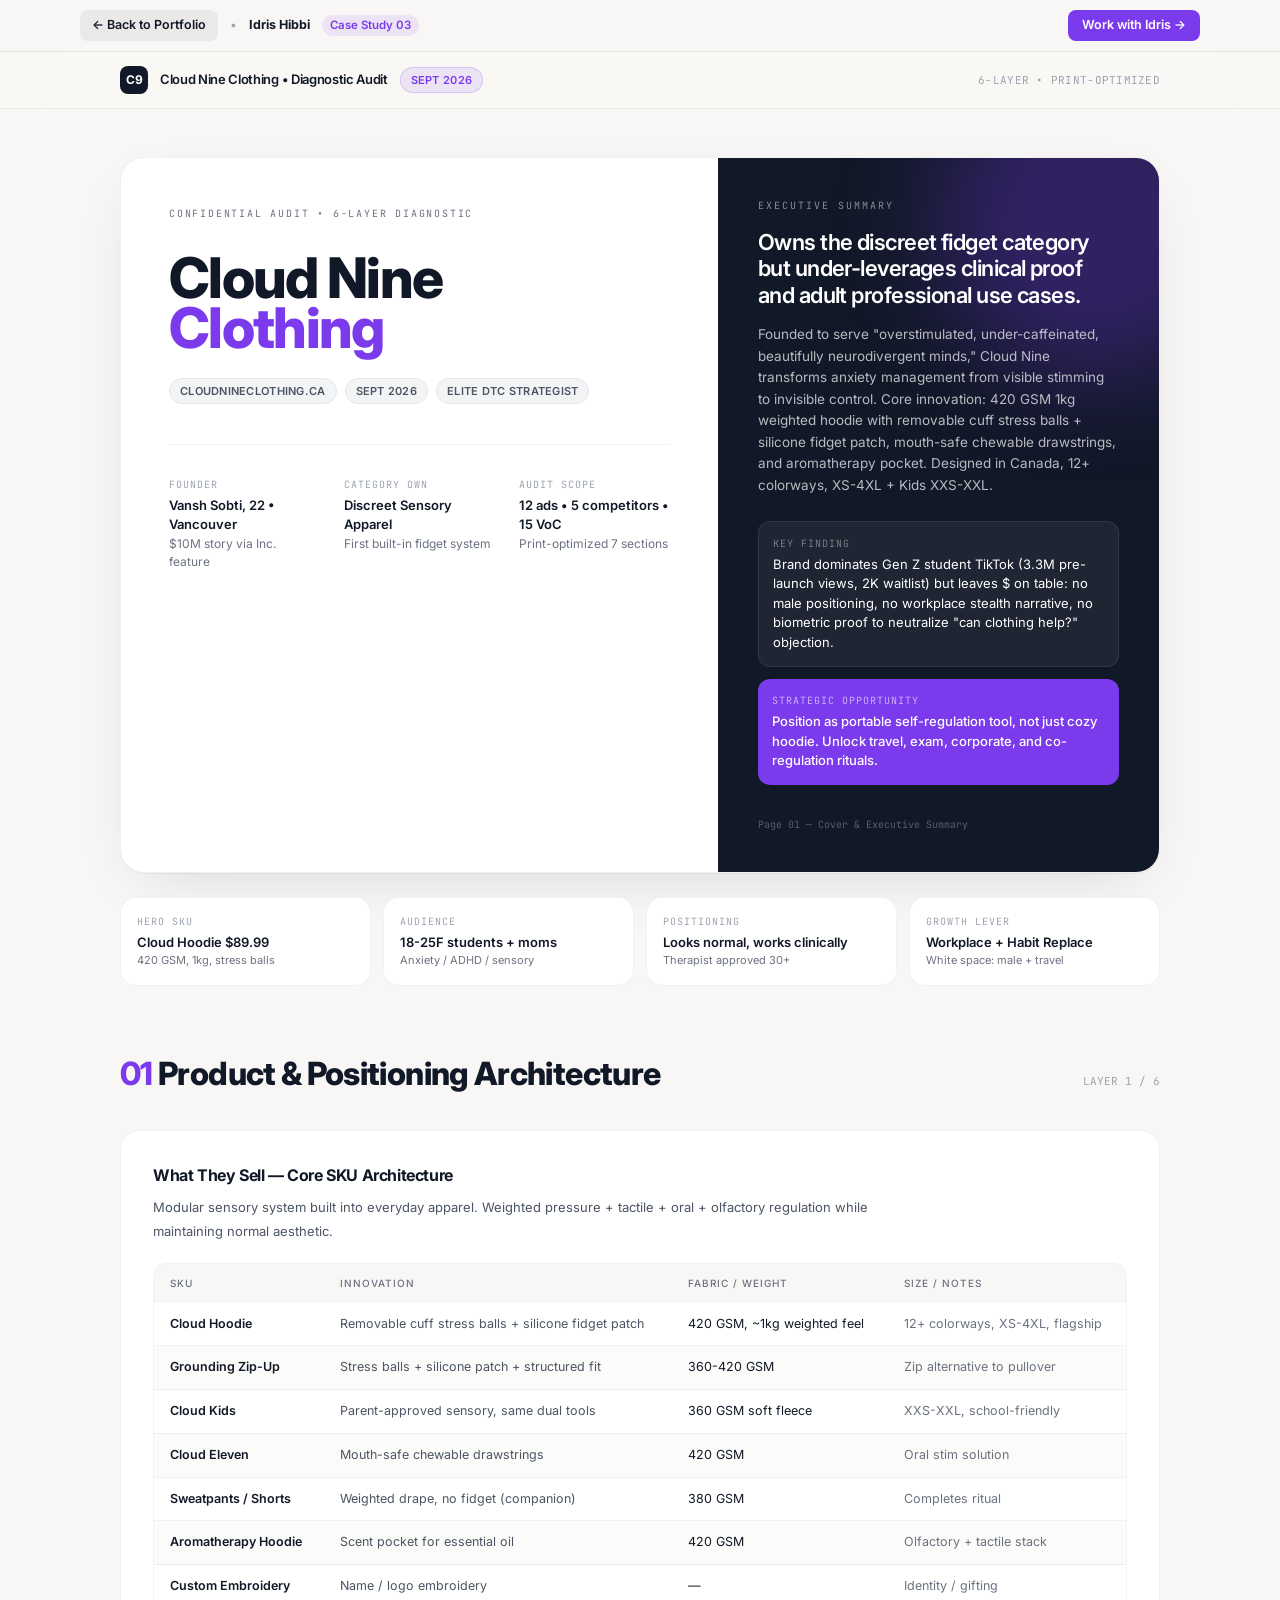
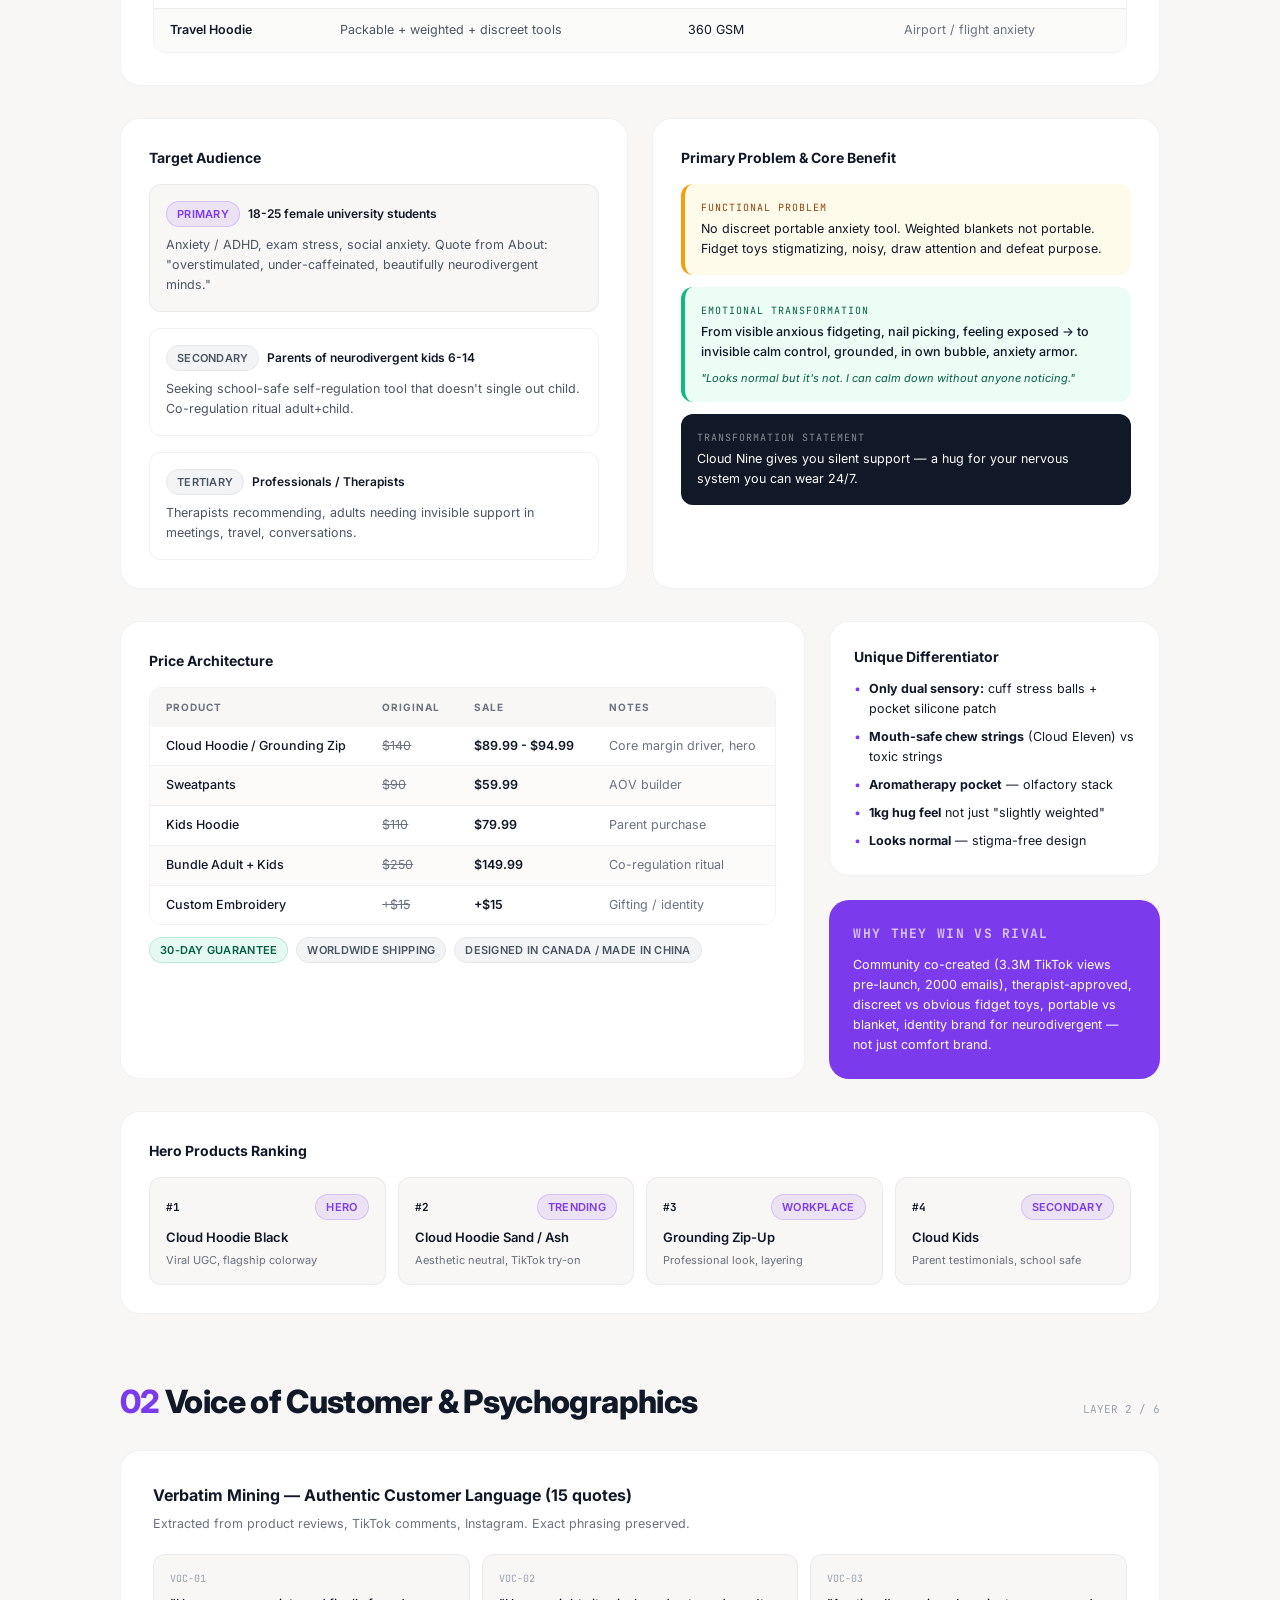
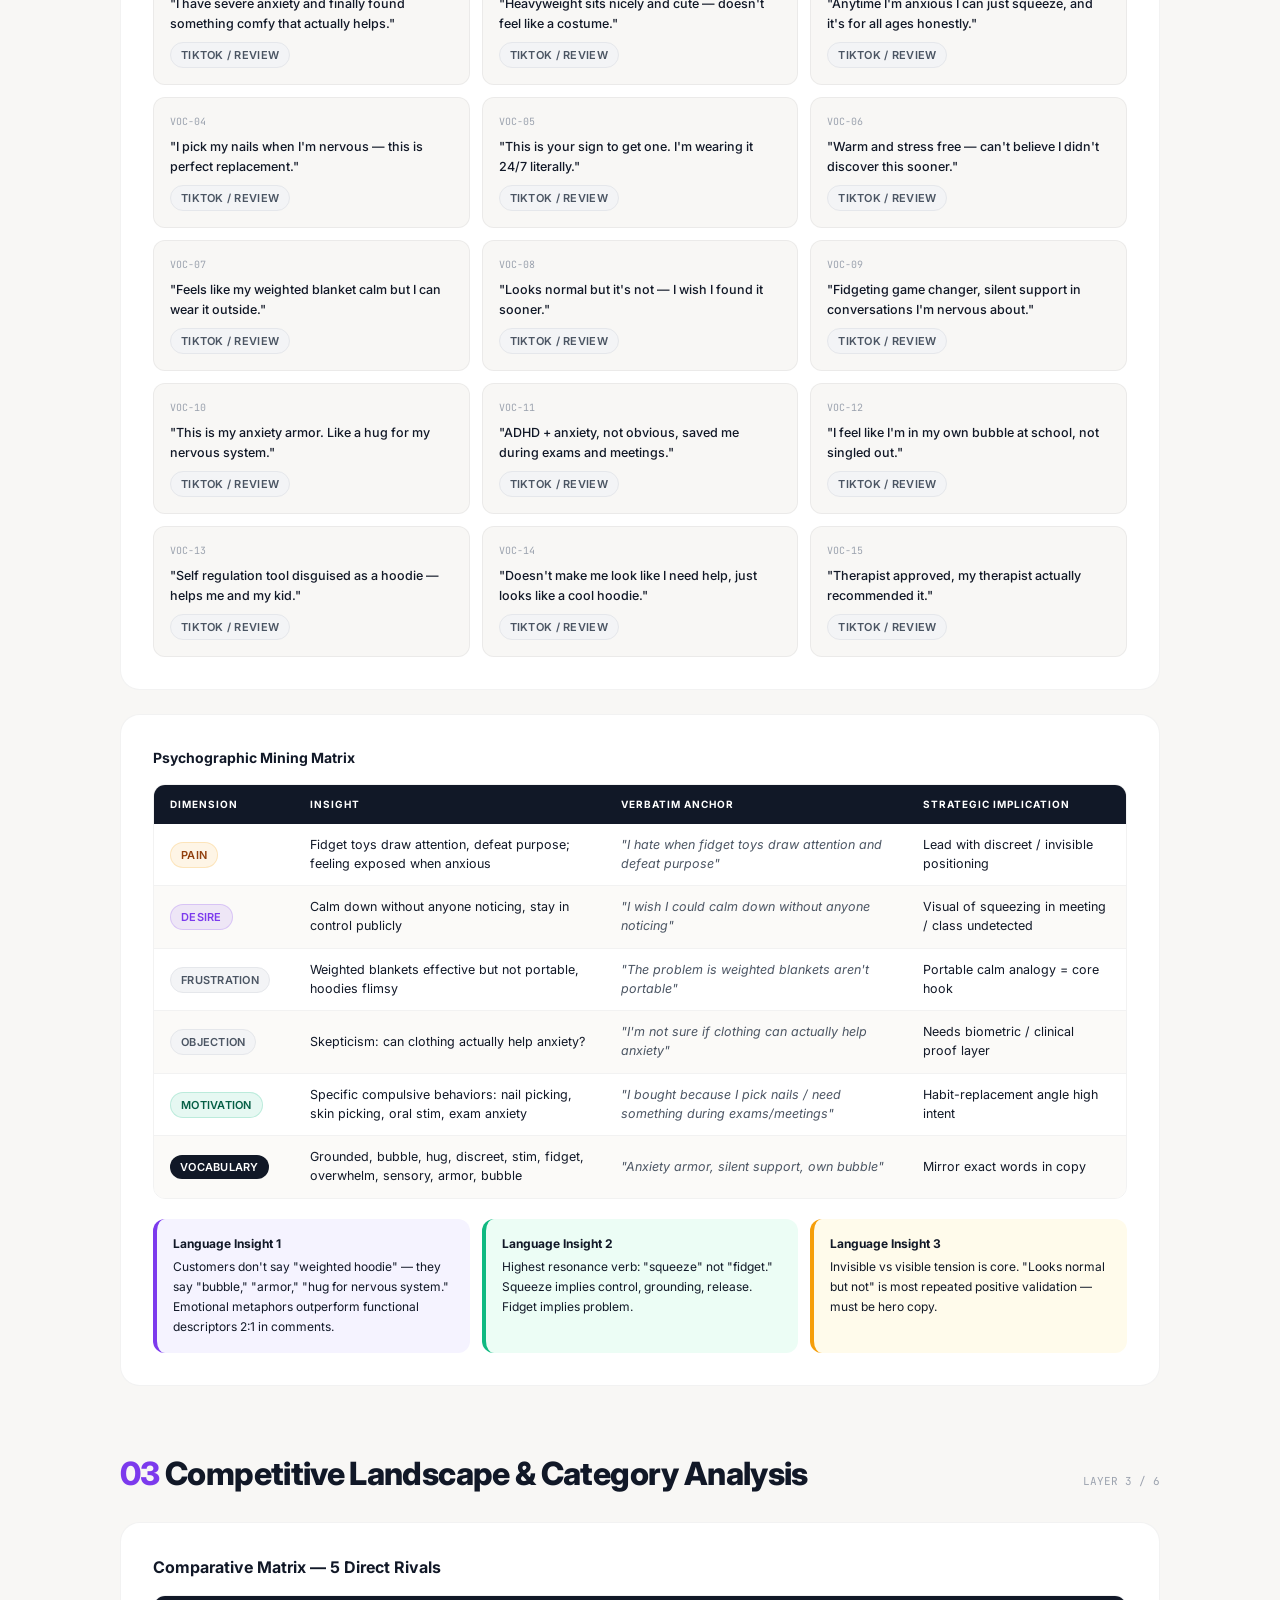
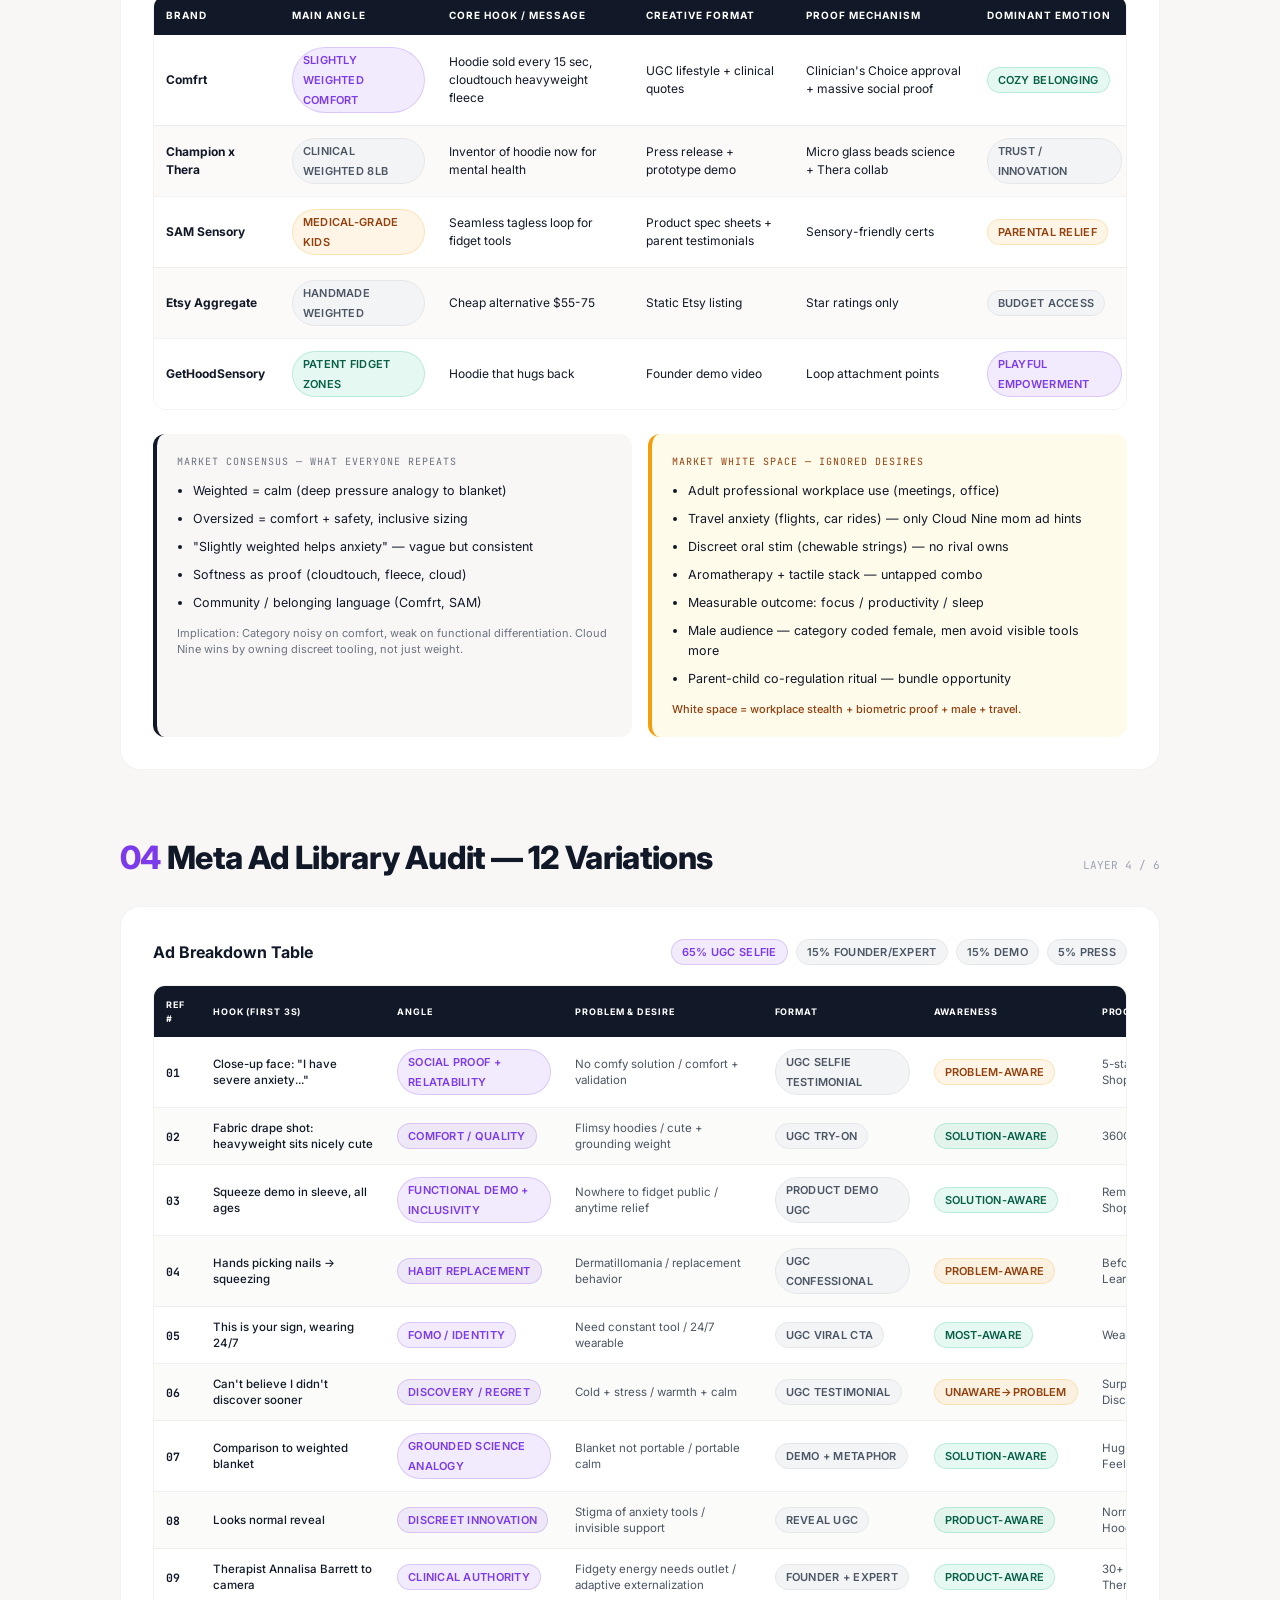
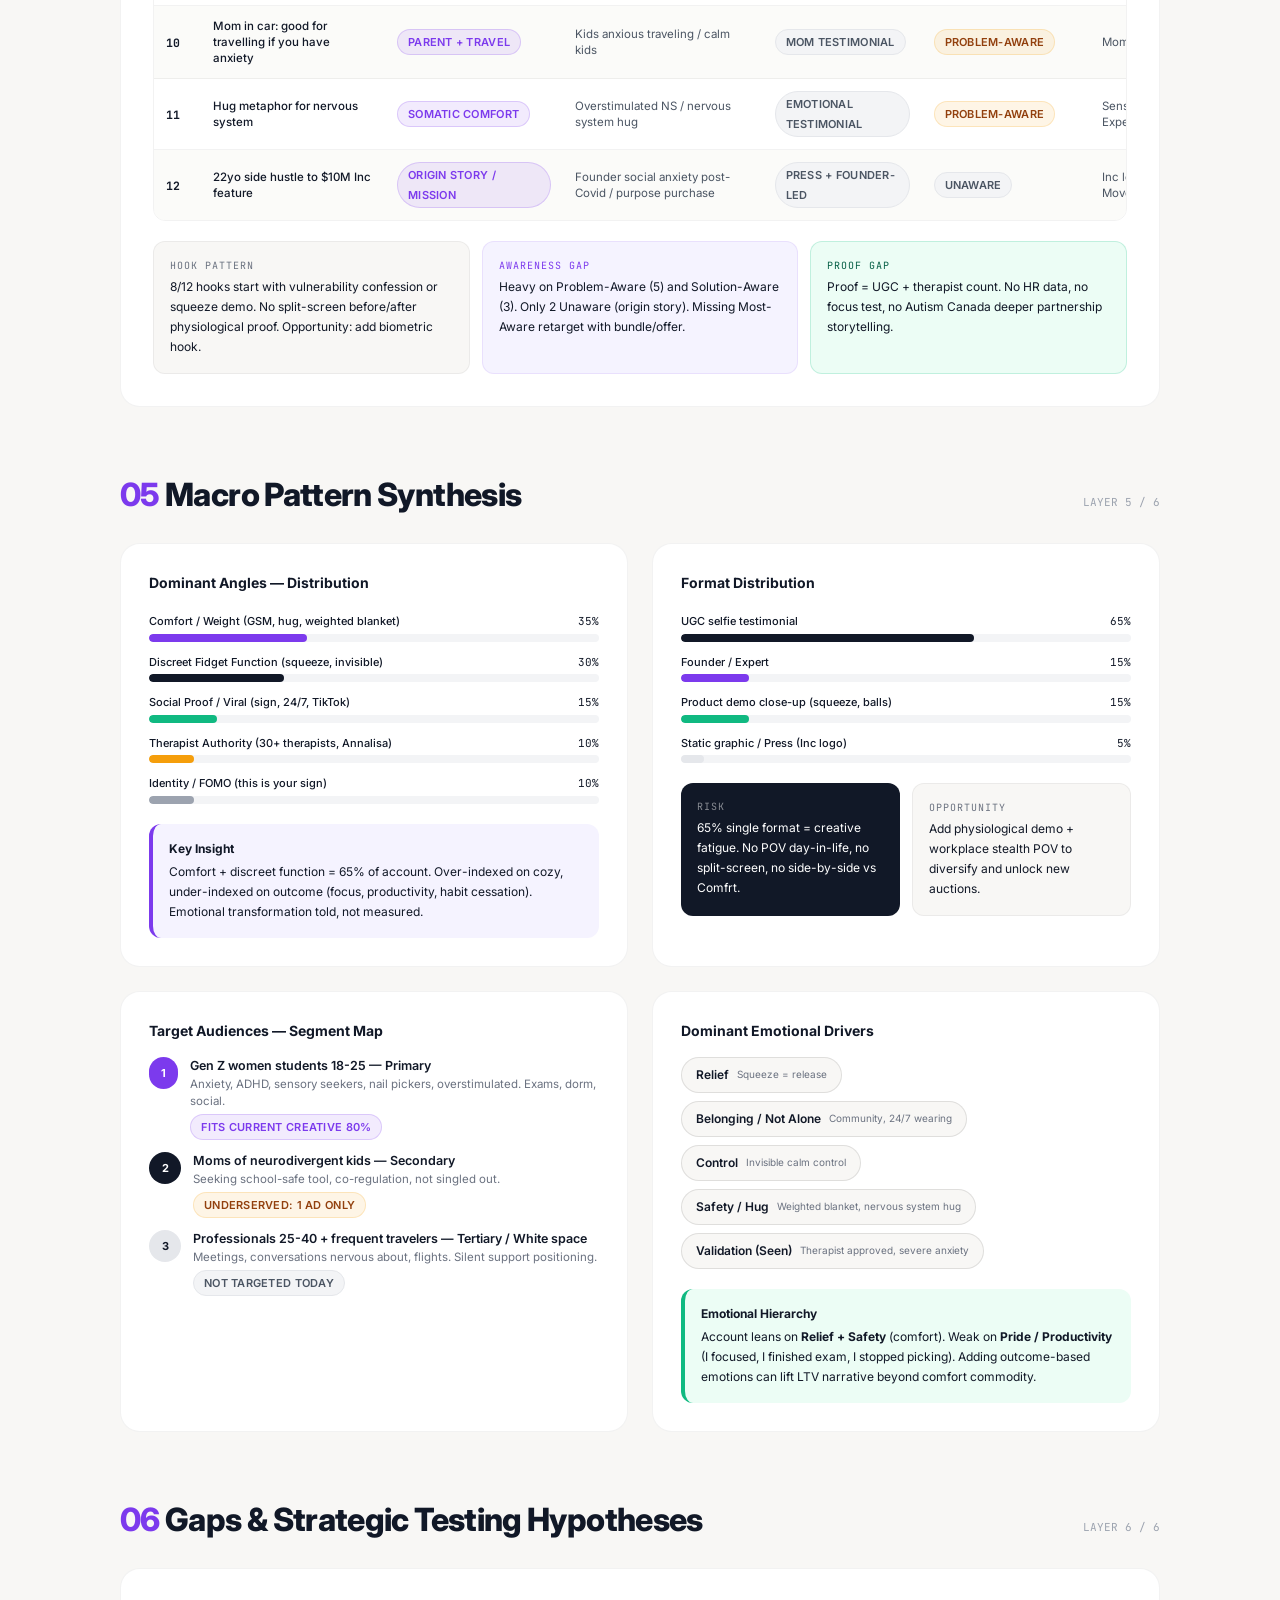
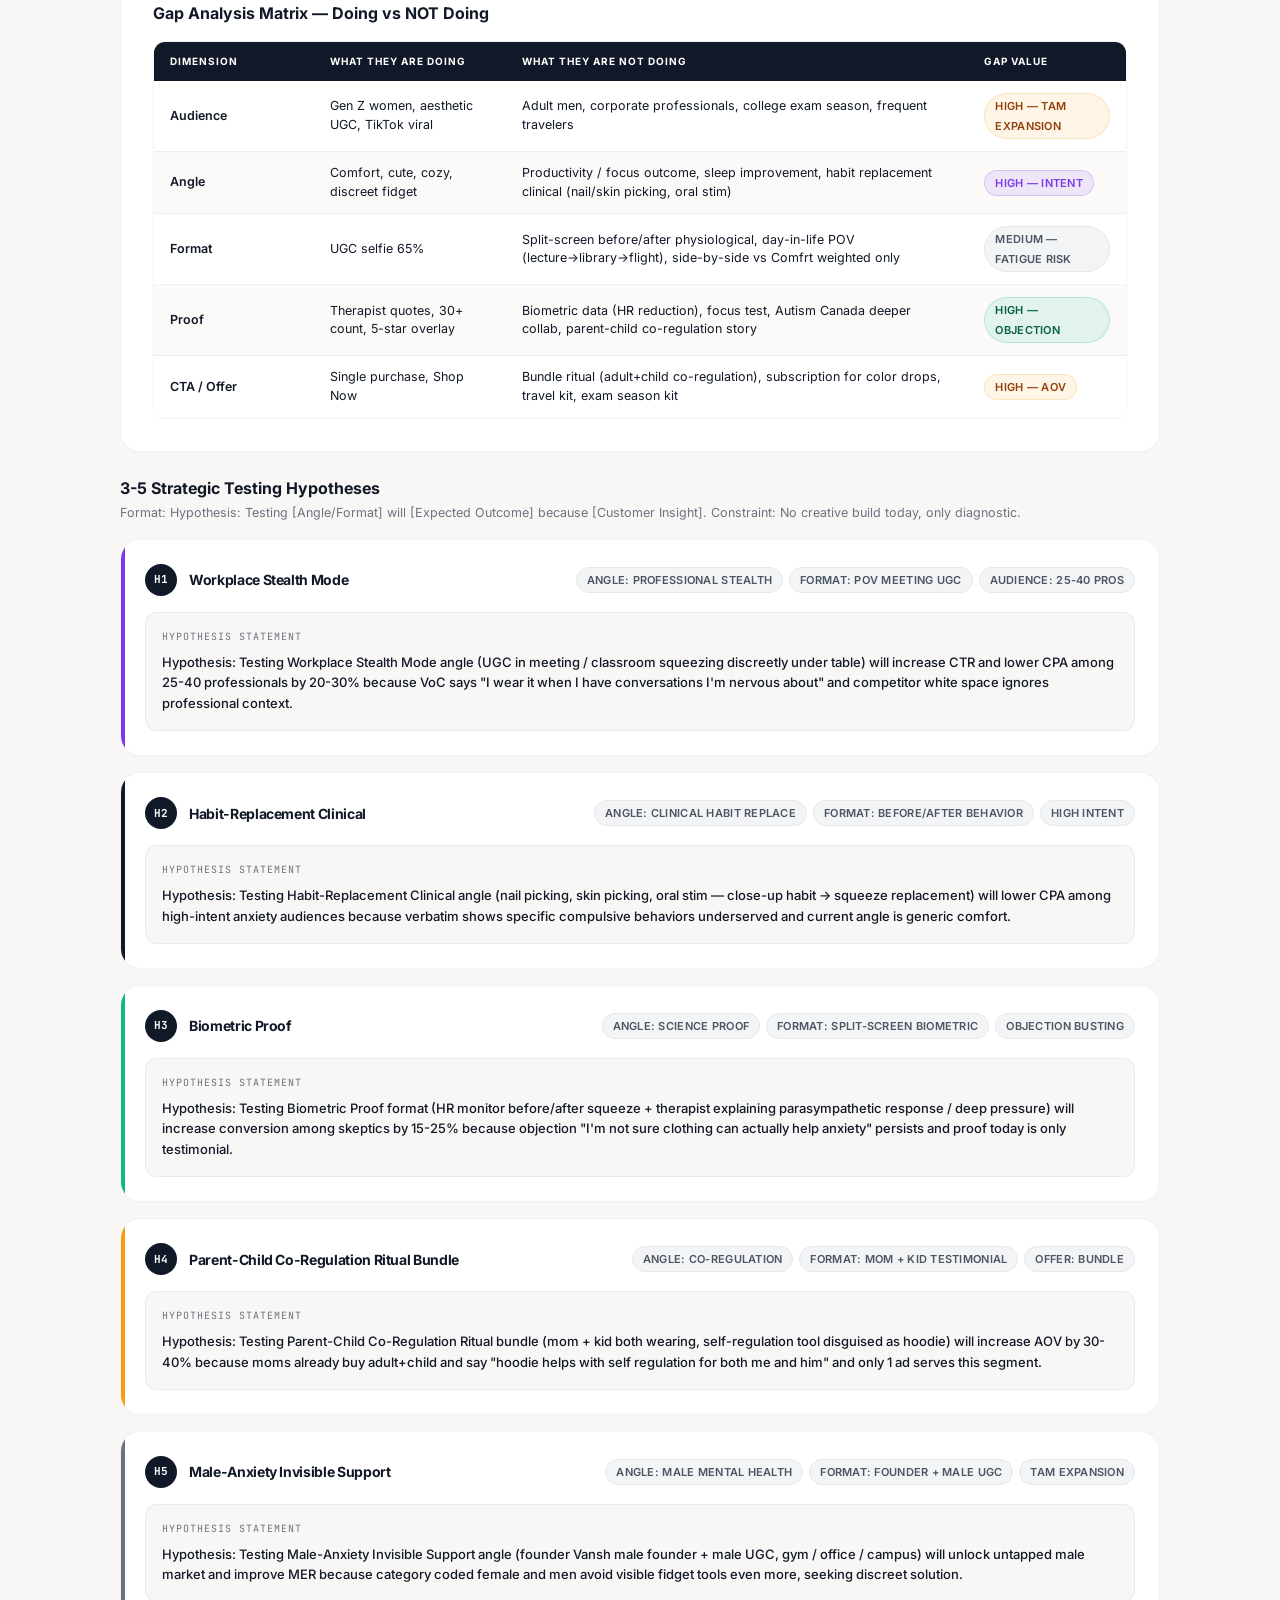
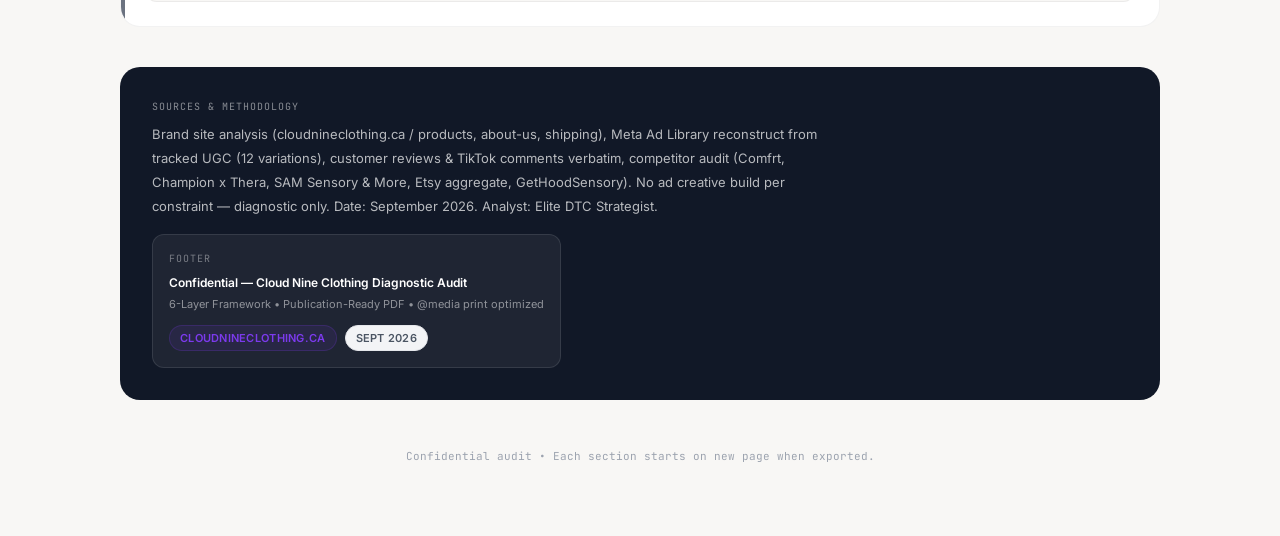
<file: cloudnine-audit.html>
<!DOCTYPE html>
<html lang="en">
<head>
  <meta charset="UTF-8">
  <meta name="viewport" content="width=device-width, initial-scale=1">
  <title>Cloud Nine Clothing — 6-Layer Diagnostic Audit | Idris Hibbi</title>
  <link rel="icon" type="image/jpeg" href="assets/idris-hibbi.jpg">
  <style>*,:after,:before{--tw-border-spacing-x:0;--tw-border-spacing-y:0;--tw-translate-x:0;--tw-translate-y:0;--tw-rotate:0;--tw-skew-x:0;--tw-skew-y:0;--tw-scale-x:1;--tw-scale-y:1;--tw-pan-x: ;--tw-pan-y: ;--tw-pinch-zoom: ;--tw-scroll-snap-strictness:proximity;--tw-gradient-from-position: ;--tw-gradient-via-position: ;--tw-gradient-to-position: ;--tw-ordinal: ;--tw-slashed-zero: ;--tw-numeric-figure: ;--tw-numeric-spacing: ;--tw-numeric-fraction: ;--tw-ring-inset: ;--tw-ring-offset-width:0px;--tw-ring-offset-color:#fff;--tw-ring-color:rgba(59,130,246,.5);--tw-ring-offset-shadow:0 0 #0000;--tw-ring-shadow:0 0 #0000;--tw-shadow:0 0 #0000;--tw-shadow-colored:0 0 #0000;--tw-blur: ;--tw-brightness: ;--tw-contrast: ;--tw-grayscale: ;--tw-hue-rotate: ;--tw-invert: ;--tw-saturate: ;--tw-sepia: ;--tw-drop-shadow: ;--tw-backdrop-blur: ;--tw-backdrop-brightness: ;--tw-backdrop-contrast: ;--tw-backdrop-grayscale: ;--tw-backdrop-hue-rotate: ;--tw-backdrop-invert: ;--tw-backdrop-opacity: ;--tw-backdrop-saturate: ;--tw-backdrop-sepia: ;--tw-contain-size: ;--tw-contain-layout: ;--tw-contain-paint: ;--tw-contain-style: }::backdrop{--tw-border-spacing-x:0;--tw-border-spacing-y:0;--tw-translate-x:0;--tw-translate-y:0;--tw-rotate:0;--tw-skew-x:0;--tw-skew-y:0;--tw-scale-x:1;--tw-scale-y:1;--tw-pan-x: ;--tw-pan-y: ;--tw-pinch-zoom: ;--tw-scroll-snap-strictness:proximity;--tw-gradient-from-position: ;--tw-gradient-via-position: ;--tw-gradient-to-position: ;--tw-ordinal: ;--tw-slashed-zero: ;--tw-numeric-figure: ;--tw-numeric-spacing: ;--tw-numeric-fraction: ;--tw-ring-inset: ;--tw-ring-offset-width:0px;--tw-ring-offset-color:#fff;--tw-ring-color:rgba(59,130,246,.5);--tw-ring-offset-shadow:0 0 #0000;--tw-ring-shadow:0 0 #0000;--tw-shadow:0 0 #0000;--tw-shadow-colored:0 0 #0000;--tw-blur: ;--tw-brightness: ;--tw-contrast: ;--tw-grayscale: ;--tw-hue-rotate: ;--tw-invert: ;--tw-saturate: ;--tw-sepia: ;--tw-drop-shadow: ;--tw-backdrop-blur: ;--tw-backdrop-brightness: ;--tw-backdrop-contrast: ;--tw-backdrop-grayscale: ;--tw-backdrop-hue-rotate: ;--tw-backdrop-invert: ;--tw-backdrop-opacity: ;--tw-backdrop-saturate: ;--tw-backdrop-sepia: ;--tw-contain-size: ;--tw-contain-layout: ;--tw-contain-paint: ;--tw-contain-style: }/*! tailwindcss v3.4.18 | MIT License | https://tailwindcss.com*/*,:after,:before{box-sizing:border-box;border:0 solid #e5e7eb}:after,:before{--tw-content:""}:host,html{line-height:1.5;-webkit-text-size-adjust:100%;-moz-tab-size:4;-o-tab-size:4;tab-size:4;font-family:ui-sans-serif,system-ui,sans-serif,Apple Color Emoji,Segoe UI Emoji,Segoe UI Symbol,Noto Color Emoji;font-feature-settings:normal;font-variation-settings:normal;-webkit-tap-highlight-color:transparent}body{line-height:inherit}hr{height:0;color:inherit;border-top-width:1px}abbr:where([title]){-webkit-text-decoration:underline dotted;text-decoration:underline dotted}h1,h2,h3,h4,h5,h6{font-size:inherit;font-weight:inherit}a{color:inherit;text-decoration:inherit}b,strong{font-weight:bolder}code,kbd,pre,samp{font-family:ui-monospace,SFMono-Regular,Menlo,Monaco,Consolas,Liberation Mono,Courier New,monospace;font-feature-settings:normal;font-variation-settings:normal;font-size:1em}small{font-size:80%}sub,sup{font-size:75%;line-height:0;position:relative;vertical-align:baseline}sub{bottom:-.25em}sup{top:-.5em}table{text-indent:0;border-color:inherit;border-collapse:collapse}button,input,optgroup,select,textarea{font-family:inherit;font-feature-settings:inherit;font-variation-settings:inherit;font-size:100%;font-weight:inherit;line-height:inherit;letter-spacing:inherit;color:inherit;margin:0;padding:0}button,select{text-transform:none}button,input:where([type=button]),input:where([type=reset]),input:where([type=submit]){-webkit-appearance:button;background-color:transparent;background-image:none}:-moz-focusring{outline:auto}:-moz-ui-invalid{box-shadow:none}progress{vertical-align:baseline}::-webkit-inner-spin-button,::-webkit-outer-spin-button{height:auto}[type=search]{-webkit-appearance:textfield;outline-offset:-2px}::-webkit-search-decoration{-webkit-appearance:none}::-webkit-file-upload-button{-webkit-appearance:button;font:inherit}summary{display:list-item}blockquote,dd,dl,figure,h1,h2,h3,h4,h5,h6,hr,p,pre{margin:0}fieldset{margin:0}fieldset,legend{padding:0}menu,ol,ul{list-style:none;margin:0;padding:0}dialog{padding:0}textarea{resize:vertical}input::-moz-placeholder,textarea::-moz-placeholder{opacity:1;color:#9ca3af}input::placeholder,textarea::placeholder{opacity:1;color:#9ca3af}[role=button],button{cursor:pointer}:disabled{cursor:default}audio,canvas,embed,iframe,img,object,svg,video{display:block;vertical-align:middle}img,video{max-width:100%;height:auto}[hidden]:where(:not([hidden=until-found])){display:none}.visible{visibility:visible}.invisible{visibility:hidden}.absolute{position:absolute}.relative{position:relative}.sticky{position:sticky}.-right-24{right:-6rem}.-top-24{top:-6rem}.bottom-0{bottom:0}.left-0{left:0}.top-0{top:0}.z-50{z-index:50}.mx-auto{margin-left:auto;margin-right:auto}.mb-1{margin-bottom:.25rem}.mb-6{margin-bottom:1.5rem}.mb-8{margin-bottom:2rem}.mt-1{margin-top:.25rem}.mt-10{margin-top:2.5rem}.mt-12{margin-top:3rem}.mt-2{margin-top:.5rem}.mt-3{margin-top:.75rem}.mt-4{margin-top:1rem}.mt-5{margin-top:1.25rem}.mt-6{margin-top:1.5rem}.mt-8{margin-top:2rem}.flex{display:flex}.inline-flex{display:inline-flex}.table{display:table}.grid{display:grid}.h-2{height:.5rem}.h-7{height:1.75rem}.h-8{height:2rem}.h-\[320px\]{height:320px}.h-\[56px\]{height:56px}.h-full{height:100%}.min-h-screen{min-height:100vh}.w-1{width:.25rem}.w-7{width:1.75rem}.w-8{width:2rem}.w-\[140px\]{width:140px}.w-\[160px\]{width:160px}.w-\[320px\]{width:320px}.w-full{width:100%}.min-w-\[1100px\]{min-width:1100px}.min-w-\[220px\]{min-width:220px}.min-w-\[520px\]{min-width:520px}.min-w-\[680px\]{min-width:680px}.min-w-\[720px\]{min-width:720px}.min-w-\[980px\]{min-width:980px}.max-w-2xl{max-width:42rem}.max-w-3xl{max-width:48rem}.max-w-\[1120px\]{max-width:1120px}.list-disc{list-style-type:disc}.grid-cols-2{grid-template-columns:repeat(2,minmax(0,1fr))}.grid-cols-3{grid-template-columns:repeat(3,minmax(0,1fr))}.flex-col{flex-direction:column}.flex-wrap{flex-wrap:wrap}.items-center{align-items:center}.items-baseline{align-items:baseline}.justify-center{justify-content:center}.justify-between{justify-content:space-between}.gap-1\.5{gap:.375rem}.gap-2{gap:.5rem}.gap-3{gap:.75rem}.gap-4{gap:1rem}.gap-6{gap:1.5rem}.space-y-2>:not([hidden])~:not([hidden]){--tw-space-y-reverse:0;margin-top:calc(.5rem*(1 - var(--tw-space-y-reverse)));margin-bottom:calc(.5rem*var(--tw-space-y-reverse))}.space-y-3>:not([hidden])~:not([hidden]){--tw-space-y-reverse:0;margin-top:calc(.75rem*(1 - var(--tw-space-y-reverse)));margin-bottom:calc(.75rem*var(--tw-space-y-reverse))}.space-y-4>:not([hidden])~:not([hidden]){--tw-space-y-reverse:0;margin-top:calc(1rem*(1 - var(--tw-space-y-reverse)));margin-bottom:calc(1rem*var(--tw-space-y-reverse))}.space-y-6>:not([hidden])~:not([hidden]){--tw-space-y-reverse:0;margin-top:calc(1.5rem*(1 - var(--tw-space-y-reverse)));margin-bottom:calc(1.5rem*var(--tw-space-y-reverse))}.space-y-8>:not([hidden])~:not([hidden]){--tw-space-y-reverse:0;margin-top:calc(2rem*(1 - var(--tw-space-y-reverse)));margin-bottom:calc(2rem*var(--tw-space-y-reverse))}.divide-y>:not([hidden])~:not([hidden]){--tw-divide-y-reverse:0;border-top-width:calc(1px*(1 - var(--tw-divide-y-reverse)));border-bottom-width:calc(1px*var(--tw-divide-y-reverse))}.divide-black\/5>:not([hidden])~:not([hidden]){border-color:rgba(0,0,0,.05)}.overflow-hidden{overflow:hidden}.overflow-x-auto{overflow-x:auto}.rounded-2xl{border-radius:1rem}.rounded-\[20px\]{border-radius:20px}.rounded-\[24px\]{border-radius:24px}.rounded-full{border-radius:9999px}.rounded-lg{border-radius:.5rem}.rounded-xl{border-radius:.75rem}.border{border-width:1px}.border-b{border-bottom-width:1px}.border-l-4{border-left-width:4px}.border-t{border-top-width:1px}.border-\[\#10B981\]{--tw-border-opacity:1;border-color:rgb(16 185 129/var(--tw-border-opacity,1))}.border-\[\#10B981\]\/20{border-color:rgba(16,185,129,.2)}.border-\[\#111827\]{--tw-border-opacity:1;border-color:rgb(17 24 39/var(--tw-border-opacity,1))}.border-\[\#7C3AED\]{--tw-border-opacity:1;border-color:rgb(124 58 237/var(--tw-border-opacity,1))}.border-\[\#7C3AED\]\/10{border-color:rgba(124,58,237,.1)}.border-\[\#7C3AED\]\/20{border-color:rgba(124,58,237,.2)}.border-\[\#E5E7EB\]{--tw-border-opacity:1;border-color:rgb(229 231 235/var(--tw-border-opacity,1))}.border-\[\#F59E0B\]{--tw-border-opacity:1;border-color:rgb(245 158 11/var(--tw-border-opacity,1))}.border-\[\#F59E0B\]\/20{border-color:rgba(245,158,11,.2)}.border-black\/10{border-color:rgba(0,0,0,.1)}.border-black\/5{border-color:rgba(0,0,0,.05)}.border-black\/\[0\.06\]{border-color:rgba(0,0,0,.06)}.border-white\/10{border-color:hsla(0,0%,100%,.1)}.border-white\/\[0\.08\]{border-color:hsla(0,0%,100%,.08)}.bg-\[\#10B981\]\/10{background-color:rgba(16,185,129,.1)}.bg-\[\#111827\]{--tw-bg-opacity:1;background-color:rgb(17 24 39/var(--tw-bg-opacity,1))}.bg-\[\#7C3AED\]{--tw-bg-opacity:1;background-color:rgb(124 58 237/var(--tw-bg-opacity,1))}.bg-\[\#7C3AED\]\/10{background-color:rgba(124,58,237,.1)}.bg-\[\#7C3AED\]\/30{background-color:rgba(124,58,237,.3)}.bg-\[\#E5E7EB\]{--tw-bg-opacity:1;background-color:rgb(229 231 235/var(--tw-bg-opacity,1))}.bg-\[\#ECFDF5\]{--tw-bg-opacity:1;background-color:rgb(236 253 245/var(--tw-bg-opacity,1))}.bg-\[\#F3F4F6\]{--tw-bg-opacity:1;background-color:rgb(243 244 246/var(--tw-bg-opacity,1))}.bg-\[\#F59E0B\]\/10{background-color:rgba(245,158,11,.1)}.bg-\[\#F5F3FF\]{--tw-bg-opacity:1;background-color:rgb(245 243 255/var(--tw-bg-opacity,1))}.bg-\[\#F8F7F5\]{--tw-bg-opacity:1;background-color:rgb(248 247 245/var(--tw-bg-opacity,1))}.bg-\[\#F8F7F5\]\/50{background-color:hsla(40,18%,97%,.5)}.bg-\[\#F8F7F5\]\/60{background-color:hsla(40,18%,97%,.6)}.bg-\[\#F8F7F5\]\/70{background-color:hsla(40,18%,97%,.7)}.bg-\[\#F8F7F5\]\/80{background-color:hsla(40,18%,97%,.8)}.bg-\[\#FFFBEB\]{--tw-bg-opacity:1;background-color:rgb(255 251 235/var(--tw-bg-opacity,1))}.bg-white{--tw-bg-opacity:1;background-color:rgb(255 255 255/var(--tw-bg-opacity,1))}.bg-white\/\[0\.06\]{background-color:hsla(0,0%,100%,.06)}.p-3\.5{padding:.875rem}.p-4{padding:1rem}.p-5{padding:1.25rem}.p-6{padding:1.5rem}.p-7{padding:1.75rem}.p-8{padding:2rem}.px-2\.5{padding-left:.625rem;padding-right:.625rem}.px-3{padding-left:.75rem;padding-right:.75rem}.px-3\.5{padding-left:.875rem;padding-right:.875rem}.px-4{padding-left:1rem;padding-right:1rem}.px-5{padding-left:1.25rem;padding-right:1.25rem}.px-6{padding-left:1.5rem;padding-right:1.5rem}.py-0\.5{padding-top:.125rem;padding-bottom:.125rem}.py-2{padding-top:.5rem;padding-bottom:.5rem}.py-2\.5{padding-top:.625rem;padding-bottom:.625rem}.py-3{padding-top:.75rem;padding-bottom:.75rem}.py-8{padding-top:2rem;padding-bottom:2rem}.pl-4{padding-left:1rem}.pt-8{padding-top:2rem}.text-left{text-align:left}.text-center{text-align:center}.text-\[10px\]{font-size:10px}.text-\[11\.5px\]{font-size:11.5px}.text-\[11px\]{font-size:11px}.text-\[12\.5px\]{font-size:12.5px}.text-\[12px\]{font-size:12px}.text-\[13\.5px\]{font-size:13.5px}.text-\[13px\]{font-size:13px}.text-\[14px\]{font-size:14px}.text-\[16px\]{font-size:16px}.text-\[22px\]{font-size:22px}.text-\[28px\]{font-size:28px}.text-\[40px\]{font-size:40px}.text-\[9px\]{font-size:9px}.font-\[500\]{font-weight:500}.font-\[800\]{font-weight:800}.font-bold{font-weight:700}.font-medium{font-weight:500}.font-semibold{font-weight:600}.uppercase{text-transform:uppercase}.italic{font-style:italic}.leading-4{line-height:1rem}.leading-5{line-height:1.25rem}.leading-6{line-height:1.5rem}.leading-\[0\.9\]{line-height:.9}.leading-\[1\.2\]{line-height:1.2}.leading-\[1\.5\]{line-height:1.5}.leading-\[1\.6\]{line-height:1.6}.tracking-\[-0\.02em\]{letter-spacing:-.02em}.tracking-\[-0\.03em\]{letter-spacing:-.03em}.tracking-\[0\.18em\]{letter-spacing:.18em}.tracking-\[0\.2em\]{letter-spacing:.2em}.tracking-tight{letter-spacing:-.025em}.tracking-wide{letter-spacing:.025em}.tracking-widest{letter-spacing:.1em}.text-\[\#065F46\]{--tw-text-opacity:1;color:rgb(6 95 70/var(--tw-text-opacity,1))}.text-\[\#111827\]{--tw-text-opacity:1;color:rgb(17 24 39/var(--tw-text-opacity,1))}.text-\[\#4B5563\]{--tw-text-opacity:1;color:rgb(75 85 99/var(--tw-text-opacity,1))}.text-\[\#6B7280\]{--tw-text-opacity:1;color:rgb(107 114 128/var(--tw-text-opacity,1))}.text-\[\#7C3AED\]{--tw-text-opacity:1;color:rgb(124 58 237/var(--tw-text-opacity,1))}.text-\[\#92400E\]{--tw-text-opacity:1;color:rgb(146 64 14/var(--tw-text-opacity,1))}.text-\[\#9CA3AF\]{--tw-text-opacity:1;color:rgb(156 163 175/var(--tw-text-opacity,1))}.text-white{--tw-text-opacity:1;color:rgb(255 255 255/var(--tw-text-opacity,1))}.text-white\/30{color:hsla(0,0%,100%,.3)}.text-white\/40{color:hsla(0,0%,100%,.4)}.text-white\/50{color:hsla(0,0%,100%,.5)}.text-white\/60{color:hsla(0,0%,100%,.6)}.text-white\/70{color:hsla(0,0%,100%,.7)}.line-through{text-decoration-line:line-through}.antialiased{-webkit-font-smoothing:antialiased;-moz-osx-font-smoothing:grayscale}.shadow-\[0_1px_0_0_rgba\(0\2c 0\2c 0\2c 0\.04\)\2c 0_20px_60px_-24px_rgba\(0\2c 0\2c 0\2c 0\.15\)\]{--tw-shadow:0 1px 0 0 rgba(0,0,0,.04),0 20px 60px -24px rgba(0,0,0,.15);--tw-shadow-colored:0 1px 0 0 var(--tw-shadow-color),0 20px 60px -24px var(--tw-shadow-color);box-shadow:var(--tw-ring-offset-shadow,0 0 #0000),var(--tw-ring-shadow,0 0 #0000),var(--tw-shadow)}.blur-\[50px\]{--tw-blur:blur(50px);filter:var(--tw-blur) var(--tw-brightness) var(--tw-contrast) var(--tw-grayscale) var(--tw-hue-rotate) var(--tw-invert) var(--tw-saturate) var(--tw-sepia) var(--tw-drop-shadow)}.backdrop-blur-xl{--tw-backdrop-blur:blur(24px);backdrop-filter:var(--tw-backdrop-blur) var(--tw-backdrop-brightness) var(--tw-backdrop-contrast) var(--tw-backdrop-grayscale) var(--tw-backdrop-hue-rotate) var(--tw-backdrop-invert) var(--tw-backdrop-opacity) var(--tw-backdrop-saturate) var(--tw-backdrop-sepia)}#root,body,html{min-height:100%}body{margin:0;font-family:Inter,ui-sans-serif,system-ui,-apple-system,BlinkMacSystemFont,Segoe UI,sans-serif}[role=button]:not([aria-disabled=true]),button:not(:disabled),label[for],select:not(:disabled),summary{cursor:pointer}.selection\:bg-\[\#7C3AED\]\/20 ::-moz-selection{background-color:rgba(124,58,237,.2)}.selection\:bg-\[\#7C3AED\]\/20 ::selection{background-color:rgba(124,58,237,.2)}.selection\:bg-\[\#7C3AED\]\/20::-moz-selection{background-color:rgba(124,58,237,.2)}.selection\:bg-\[\#7C3AED\]\/20::selection{background-color:rgba(124,58,237,.2)}@media (min-width:768px){.md\:col-span-2{grid-column:span 2/span 2}.md\:mt-16{margin-top:4rem}.md\:grid-cols-2{grid-template-columns:repeat(2,minmax(0,1fr))}.md\:grid-cols-3{grid-template-columns:repeat(3,minmax(0,1fr))}.md\:grid-cols-4{grid-template-columns:repeat(4,minmax(0,1fr))}.md\:grid-cols-\[1\.15fr_0\.85fr\]{grid-template-columns:1.15fr .85fr}.md\:p-10{padding:2.5rem}.md\:p-12{padding:3rem}.md\:p-7{padding:1.75rem}.md\:p-8{padding:2rem}.md\:px-10{padding-left:2.5rem;padding-right:2.5rem}.md\:py-12{padding-top:3rem;padding-bottom:3rem}.md\:text-\[32px\]{font-size:32px}.md\:text-\[56px\]{font-size:56px}}</style>
</head>
<body>
  <header class="no-print" style="position:sticky;top:0;z-index:9999;background:rgba(248,247,245,0.92);backdrop-filter:blur(16px);-webkit-backdrop-filter:blur(16px);border-bottom:1px solid rgba(0,0,0,0.08);padding:10px 24px;">
    <div style="max-width:1120px;margin:0 auto;display:flex;align-items:center;justify-content:space-between;">
      <div style="display:flex;align-items:center;gap:12px;">
        <a href="index.html#work" style="display:inline-flex;align-items:center;gap:6px;padding:6px 12px;border-radius:8px;background:rgba(0,0,0,0.06);font-size:12.5px;font-weight:600;color:#111827;text-decoration:none;">
          &larr; Back to Portfolio
        </a>
        <span style="font-size:12px;color:#9CA3AF;">&bull;</span>
        <span style="font-size:12.5px;font-weight:700;color:#111827;">Idris Hibbi</span>
        <span style="font-size:11.5px;background:rgba(124,58,237,0.1);color:#7C3AED;padding:2px 8px;border-radius:999px;font-weight:600;">Case Study 03</span>
      </div>
      <div style="display:flex;align-items:center;gap:10px;">
        <a href="index.html#contact" style="display:inline-flex;align-items:center;padding:6px 14px;border-radius:8px;background:#7C3AED;color:#ffffff;font-size:12.5px;font-weight:600;text-decoration:none;">
          Work with Idris &rarr;
        </a>
      </div>
    </div>
  </header>
  <div id="root"></div>
  
  <script type="module">var Vc=Object.create;var{getPrototypeOf:Wc,defineProperty:Tl,getOwnPropertyNames:$c}=Object;var bc=Object.prototype.hasOwnProperty;var At=(e,t,n)=>{n=e!=null?Vc(Wc(e)):{};let r=t||!e||!e.__esModule?Tl(n,"default",{value:e,enumerable:!0}):n;for(let l of $c(e))if(!bc.call(r,l))Tl(r,l,{get:()=>e[l],enumerable:!0});return r};var or=(e,t)=>()=>(t||e((t={exports:{}}).exports,t),t.exports);var Qc=(e,t)=>{for(var n in t)Tl(e,n,{get:t[n],enumerable:!0,configurable:!0,set:(r)=>t[n]=()=>r})};var Gc=(e,t)=>()=>(e&&(t=e(e=0)),t);var cr=or((ud)=>{var cn=Symbol.for("react.element"),Kc=Symbol.for("react.portal"),Xc=Symbol.for("react.fragment"),Yc=Symbol.for("react.strict_mode"),Zc=Symbol.for("react.profiler"),Jc=Symbol.for("react.provider"),qc=Symbol.for("react.context"),jc=Symbol.for("react.forward_ref"),ed=Symbol.for("react.suspense"),td=Symbol.for("react.memo"),nd=Symbol.for("react.lazy"),jo=Symbol.iterator;function rd(e){if(e===null||typeof e!=="object")return null;return e=jo&&e[jo]||e["@@iterator"],typeof e==="function"?e:null}var na={isMounted:function(){return!1},enqueueForceUpdate:function(){},enqueueReplaceState:function(){},enqueueSetState:function(){}},ra=Object.assign,la={};function Lt(e,t,n){this.props=e,this.context=t,this.refs=la,this.updater=n||na}Lt.prototype.isReactComponent={};Lt.prototype.setState=function(e,t){if(typeof e!=="object"&&typeof e!=="function"&&e!=null)throw Error("setState(...): takes an object of state variables to update or a function which returns an object of state variables.");this.updater.enqueueSetState(this,e,t,"setState")};Lt.prototype.forceUpdate=function(e){this.updater.enqueueForceUpdate(this,e,"forceUpdate")};function ia(){}ia.prototype=Lt.prototype;function Al(e,t,n){this.props=e,this.context=t,this.refs=la,this.updater=n||na}var Ll=Al.prototype=new ia;Ll.constructor=Al;ra(Ll,Lt.prototype);Ll.isPureReactComponent=!0;var ea=Array.isArray,oa=Object.prototype.hasOwnProperty,Ml={current:null},aa={key:!0,ref:!0,__self:!0,__source:!0};function ua(e,t,n){var r,l={},i=null,o=null;if(t!=null)for(r in t.ref!==void 0&&(o=t.ref),t.key!==void 0&&(i=""+t.key),t)oa.call(t,r)&&!aa.hasOwnProperty(r)&&(l[r]=t[r]);var u=arguments.length-2;if(u===1)l.children=n;else if(1<u){for(var s=Array(u),f=0;f<u;f++)s[f]=arguments[f+2];l.children=s}if(e&&e.defaultProps)for(r in u=e.defaultProps,u)l[r]===void 0&&(l[r]=u[r]);return{$$typeof:cn,type:e,key:i,ref:o,props:l,_owner:Ml.current}}function ld(e,t){return{$$typeof:cn,type:e.type,key:t,ref:e.ref,props:e.props,_owner:e._owner}}function Rl(e){return typeof e==="object"&&e!==null&&e.$$typeof===cn}function id(e){var t={"=":"=0",":":"=2"};return"$"+e.replace(/[=:]/g,function(n){return t[n]})}var ta=/\/+/g;function zl(e,t){return typeof e==="object"&&e!==null&&e.key!=null?id(""+e.key):t.toString(36)}function ur(e,t,n,r,l){var i=typeof e;if(i==="undefined"||i==="boolean")e=null;var o=!1;if(e===null)o=!0;else switch(i){case"string":case"number":o=!0;break;case"object":switch(e.$$typeof){case cn:case Kc:o=!0}}if(o)return o=e,l=l(o),e=r===""?"."+zl(o,0):r,ea(l)?(n="",e!=null&&(n=e.replace(ta,"$&/")+"/"),ur(l,t,n,"",function(f){return f})):l!=null&&(Rl(l)&&(l=ld(l,n+(!l.key||o&&o.key===l.key?"":(""+l.key).replace(ta,"$&/")+"/")+e)),t.push(l)),1;if(o=0,r=r===""?".":r+":",ea(e))for(var u=0;u<e.length;u++){i=e[u];var s=r+zl(i,u);o+=ur(i,t,n,s,l)}else if(s=rd(e),typeof s==="function")for(e=s.call(e),u=0;!(i=e.next()).done;)i=i.value,s=r+zl(i,u++),o+=ur(i,t,n,s,l);else if(i==="object")throw t=String(e),Error("Objects are not valid as a React child (found: "+(t==="[object Object]"?"object with keys {"+Object.keys(e).join(", ")+"}":t)+"). If you meant to render a collection of children, use an array instead.");return o}function ar(e,t,n){if(e==null)return e;var r=[],l=0;return ur(e,r,"","",function(i){return t.call(n,i,l++)}),r}function od(e){if(e._status===-1){var t=e._result;t=t(),t.then(function(n){if(e._status===0||e._status===-1)e._status=1,e._result=n},function(n){if(e._status===0||e._status===-1)e._status=2,e._result=n}),e._status===-1&&(e._status=0,e._result=t)}if(e._status===1)return e._result.default;throw e._result}var re={current:null},sr={transition:null},ad={ReactCurrentDispatcher:re,ReactCurrentBatchConfig:sr,ReactCurrentOwner:Ml};function sa(){throw Error("act(...) is not supported in production builds of React.")}ud.Children={map:ar,forEach:function(e,t,n){ar(e,function(){t.apply(this,arguments)},n)},count:function(e){var t=0;return ar(e,function(){t++}),t},toArray:function(e){return ar(e,function(t){return t})||[]},only:function(e){if(!Rl(e))throw Error("React.Children.only expected to receive a single React element child.");return e}};ud.Component=Lt;ud.Fragment=Xc;ud.Profiler=Zc;ud.PureComponent=Al;ud.StrictMode=Yc;ud.Suspense=ed;ud.__SECRET_INTERNALS_DO_NOT_USE_OR_YOU_WILL_BE_FIRED=ad;ud.act=sa;ud.cloneElement=function(e,t,n){if(e===null||e===void 0)throw Error("React.cloneElement(...): The argument must be a React element, but you passed "+e+".");var r=ra({},e.props),l=e.key,i=e.ref,o=e._owner;if(t!=null){if(t.ref!==void 0&&(i=t.ref,o=Ml.current),t.key!==void 0&&(l=""+t.key),e.type&&e.type.defaultProps)var u=e.type.defaultProps;for(s in t)oa.call(t,s)&&!aa.hasOwnProperty(s)&&(r[s]=t[s]===void 0&&u!==void 0?u[s]:t[s])}var s=arguments.length-2;if(s===1)r.children=n;else if(1<s){u=Array(s);for(var f=0;f<s;f++)u[f]=arguments[f+2];r.children=u}return{$$typeof:cn,type:e.type,key:l,ref:i,props:r,_owner:o}};ud.createContext=function(e){return e={$$typeof:qc,_currentValue:e,_currentValue2:e,_threadCount:0,Provider:null,Consumer:null,_defaultValue:null,_globalName:null},e.Provider={$$typeof:Jc,_context:e},e.Consumer=e};ud.createElement=ua;ud.createFactory=function(e){var t=ua.bind(null,e);return t.type=e,t};ud.createRef=function(){return{current:null}};ud.forwardRef=function(e){return{$$typeof:jc,render:e}};ud.isValidElement=Rl;ud.lazy=function(e){return{$$typeof:nd,_payload:{_status:-1,_result:e},_init:od}};ud.memo=function(e,t){return{$$typeof:td,type:e,compare:t===void 0?null:t}};ud.startTransition=function(e){var t=sr.transition;sr.transition={};try{e()}finally{sr.transition=t}};ud.unstable_act=sa;ud.useCallback=function(e,t){return re.current.useCallback(e,t)};ud.useContext=function(e){return re.current.useContext(e)};ud.useDebugValue=function(){};ud.useDeferredValue=function(e){return re.current.useDeferredValue(e)};ud.useEffect=function(e,t){return re.current.useEffect(e,t)};ud.useId=function(){return re.current.useId()};ud.useImperativeHandle=function(e,t,n){return re.current.useImperativeHandle(e,t,n)};ud.useInsertionEffect=function(e,t){return re.current.useInsertionEffect(e,t)};ud.useLayoutEffect=function(e,t){return re.current.useLayoutEffect(e,t)};ud.useMemo=function(e,t){return re.current.useMemo(e,t)};ud.useReducer=function(e,t,n){return re.current.useReducer(e,t,n)};ud.useRef=function(e){return re.current.useRef(e)};ud.useState=function(e){return re.current.useState(e)};ud.useSyncExternalStore=function(e,t,n){return re.current.useSyncExternalStore(e,t,n)};ud.useTransition=function(){return re.current.useTransition()};ud.version="18.3.1"});var ga=or((Gd)=>{function Il(e,t){var n=e.length;e.push(t);e:for(;0<n;){var r=n-1>>>1,l=e[r];if(0<dr(l,t))e[r]=t,e[n]=l,n=r;else break e}}function xe(e){return e.length===0?null:e[0]}function vr(e){if(e.length===0)return null;var t=e[0],n=e.pop();if(n!==t){e[0]=n;e:for(var r=0,l=e.length,i=l>>>1;r<i;){var o=2*(r+1)-1,u=e[o],s=o+1,f=e[s];if(0>dr(u,n))s<l&&0>dr(f,u)?(e[r]=f,e[s]=n,r=s):(e[r]=u,e[o]=n,r=o);else if(s<l&&0>dr(f,n))e[r]=f,e[s]=n,r=s;else break e}}return t}function dr(e,t){var n=e.sortIndex-t.sortIndex;return n!==0?n:e.id-t.id}if(typeof performance==="object"&&typeof performance.now==="function")Bl=performance,Gd.unstable_now=function(){return Bl.now()};else pr=Date,Ol=pr.now(),Gd.unstable_now=function(){return pr.now()-Ol};var Bl,pr,Ol,Ae=[],Xe=[],Qd=1,ge=null,q=3,gr=!1,vt=!1,pn=!1,da=typeof setTimeout==="function"?setTimeout:null,pa=typeof clearTimeout==="function"?clearTimeout:null,ca=typeof setImmediate<"u"?setImmediate:null;typeof navigator<"u"&&navigator.scheduling!==void 0&&navigator.scheduling.isInputPending!==void 0&&navigator.scheduling.isInputPending.bind(navigator.scheduling);function Ul(e){for(var t=xe(Xe);t!==null;){if(t.callback===null)vr(Xe);else if(t.startTime<=e)vr(Xe),t.sortIndex=t.expirationTime,Il(Ae,t);else break;t=xe(Xe)}}function Vl(e){if(pn=!1,Ul(e),!vt)if(xe(Ae)!==null)vt=!0,$l(Wl);else{var t=xe(Xe);t!==null&&bl(Vl,t.startTime-e)}}function Wl(e,t){vt=!1,pn&&(pn=!1,pa(fn),fn=-1),gr=!0;var n=q;try{Ul(t);for(ge=xe(Ae);ge!==null&&(!(ge.expirationTime>t)||e&&!va());){var r=ge.callback;if(typeof r==="function"){ge.callback=null,q=ge.priorityLevel;var l=r(ge.expirationTime<=t);t=Gd.unstable_now(),typeof l==="function"?ge.callback=l:ge===xe(Ae)&&vr(Ae),Ul(t)}else vr(Ae);ge=xe(Ae)}if(ge!==null)var i=!0;else{var o=xe(Xe);o!==null&&bl(Vl,o.startTime-t),i=!1}return i}finally{ge=null,q=n,gr=!1}}var hr=!1,fr=null,fn=-1,fa=5,ma=-1;function va(){return Gd.unstable_now()-ma<fa?!1:!0}function Dl(){if(fr!==null){var e=Gd.unstable_now();ma=e;var t=!0;try{t=fr(!0,e)}finally{t?dn():(hr=!1,fr=null)}}else hr=!1}var dn;if(typeof ca==="function")dn=function(){ca(Dl)};else if(typeof MessageChannel<"u")mr=new MessageChannel,Hl=mr.port2,mr.port1.onmessage=Dl,dn=function(){Hl.postMessage(null)};else dn=function(){da(Dl,0)};var mr,Hl;function $l(e){fr=e,hr||(hr=!0,dn())}function bl(e,t){fn=da(function(){e(Gd.unstable_now())},t)}Gd.unstable_IdlePriority=5;Gd.unstable_ImmediatePriority=1;Gd.unstable_LowPriority=4;Gd.unstable_NormalPriority=3;Gd.unstable_Profiling=null;Gd.unstable_UserBlockingPriority=2;Gd.unstable_cancelCallback=function(e){e.callback=null};Gd.unstable_continueExecution=function(){vt||gr||(vt=!0,$l(Wl))};Gd.unstable_forceFrameRate=function(e){0>e||125<e?console.error("forceFrameRate takes a positive int between 0 and 125, forcing frame rates higher than 125 fps is not supported"):fa=0<e?Math.floor(1000/e):5};Gd.unstable_getCurrentPriorityLevel=function(){return q};Gd.unstable_getFirstCallbackNode=function(){return xe(Ae)};Gd.unstable_next=function(e){switch(q){case 1:case 2:case 3:var t=3;break;default:t=q}var n=q;q=t;try{return e()}finally{q=n}};Gd.unstable_pauseExecution=function(){};Gd.unstable_requestPaint=function(){};Gd.unstable_runWithPriority=function(e,t){switch(e){case 1:case 2:case 3:case 4:case 5:break;default:e=3}var n=q;q=e;try{return t()}finally{q=n}};Gd.unstable_scheduleCallback=function(e,t,n){var r=Gd.unstable_now();switch(typeof n==="object"&&n!==null?(n=n.delay,n=typeof n==="number"&&0<n?r+n:r):n=r,e){case 1:var l=-1;break;case 2:l=250;break;case 5:l=1073741823;break;case 4:l=1e4;break;default:l=5000}return l=n+l,e={id:Qd++,callback:t,priorityLevel:e,startTime:n,expirationTime:l,sortIndex:-1},n>r?(e.sortIndex=n,Il(Xe,e),xe(Ae)===null&&e===xe(Xe)&&(pn?(pa(fn),fn=-1):pn=!0,bl(Vl,n-r))):(e.sortIndex=l,Il(Ae,e),vt||gr||(vt=!0,$l(Wl))),e};Gd.unstable_shouldYield=va;Gd.unstable_wrapCallback=function(e){var t=q;return function(){var n=q;q=t;try{return e.apply(this,arguments)}finally{q=n}}}});var Jo={};Qc(Jo,{version:()=>zc,unstable_renderSubtreeIntoContainer:()=>Tc,unstable_batchedUpdates:()=>_c,unmountComponentAtNode:()=>Fc,render:()=>Pc,hydrateRoot:()=>Ec,hydrate:()=>Cc,flushSync:()=>xc,findDOMNode:()=>Sc,createRoot:()=>Nc,createPortal:()=>kc,__SECRET_INTERNALS_DO_NOT_USE_OR_YOU_WILL_BE_FIRED:()=>wc});function y(e){for(var t="https://reactjs.org/docs/error-decoder.html?invariant="+e,n=1;n<arguments.length;n++)t+="&args[]="+encodeURIComponent(arguments[n]);return"Minified React error #"+e+"; visit "+t+" for the full message or use the non-minified dev environment for full errors and additional helpful warnings."}function Tt(e,t){en(e,t),en(e+"Capture",t)}function en(e,t){On[e]=t;for(e=0;e<t.length;e++)Su.add(t[e])}function pp(e){if(pi.call(ya,e))return!0;if(pi.call(ha,e))return!1;if(dp.test(e))return ya[e]=!0;return ha[e]=!0,!1}function fp(e,t,n,r){if(n!==null&&n.type===0)return!1;switch(typeof t){case"function":case"symbol":return!0;case"boolean":if(r)return!1;if(n!==null)return!n.acceptsBooleans;return e=e.toLowerCase().slice(0,5),e!=="data-"&&e!=="aria-";default:return!1}}function mp(e,t,n,r){if(t===null||typeof t>"u"||fp(e,t,n,r))return!0;if(r)return!1;if(n!==null)switch(n.type){case 3:return!t;case 4:return t===!1;case 5:return isNaN(t);case 6:return isNaN(t)||1>t}return!1}function oe(e,t,n,r,l,i,o){this.acceptsBooleans=t===2||t===3||t===4,this.attributeName=r,this.attributeNamespace=l,this.mustUseProperty=n,this.propertyName=e,this.type=t,this.sanitizeURL=i,this.removeEmptyString=o}function ao(e){return e[1].toUpperCase()}function uo(e,t,n,r){var l=J.hasOwnProperty(t)?J[t]:null;if(l!==null?l.type!==0:r||!(2<t.length)||t[0]!=="o"&&t[0]!=="O"||t[1]!=="n"&&t[1]!=="N")mp(t,n,l,r)&&(n=null),r||l===null?pp(t)&&(n===null?e.removeAttribute(t):e.setAttribute(t,""+n)):l.mustUseProperty?e[l.propertyName]=n===null?l.type===3?!1:"":n:(t=l.attributeName,r=l.attributeNamespace,n===null?e.removeAttribute(t):(l=l.type,n=l===3||l===4&&n===!0?"":""+n,r?e.setAttributeNS(r,t,n):e.setAttribute(t,n)))}function mn(e){if(e===null||typeof e!=="object")return null;return e=wa&&e[wa]||e["@@iterator"],typeof e==="function"?e:null}function Nn(e){if(Ql===void 0)try{throw Error()}catch(n){var t=n.stack.trim().match(/\n( *(at )?)/);Ql=t&&t[1]||""}return`
`+Ql+e}function Kl(e,t){if(!e||Gl)return"";Gl=!0;var n=Error.prepareStackTrace;Error.prepareStackTrace=void 0;try{if(t)if(t=function(){throw Error()},Object.defineProperty(t.prototype,"props",{set:function(){throw Error()}}),typeof Reflect==="object"&&Reflect.construct){try{Reflect.construct(t,[])}catch(f){var r=f}Reflect.construct(e,[],t)}else{try{t.call()}catch(f){r=f}e.call(t.prototype)}else{try{throw Error()}catch(f){r=f}e()}}catch(f){if(f&&r&&typeof f.stack==="string"){for(var l=f.stack.split(`
`),i=r.stack.split(`
`),o=l.length-1,u=i.length-1;1<=o&&0<=u&&l[o]!==i[u];)u--;for(;1<=o&&0<=u;o--,u--)if(l[o]!==i[u]){if(o!==1||u!==1)do if(o--,u--,0>u||l[o]!==i[u]){var s=`
`+l[o].replace(" at new "," at ");return e.displayName&&s.includes("<anonymous>")&&(s=s.replace("<anonymous>",e.displayName)),s}while(1<=o&&0<=u);break}}}finally{Gl=!1,Error.prepareStackTrace=n}return(e=e?e.displayName||e.name:"")?Nn(e):""}function vp(e){switch(e.tag){case 5:return Nn(e.type);case 16:return Nn("Lazy");case 13:return Nn("Suspense");case 19:return Nn("SuspenseList");case 0:case 2:case 15:return e=Kl(e.type,!1),e;case 11:return e=Kl(e.type.render,!1),e;case 1:return e=Kl(e.type,!0),e;default:return""}}function gi(e){if(e==null)return null;if(typeof e==="function")return e.displayName||e.name||null;if(typeof e==="string")return e;switch(e){case Bt:return"Fragment";case It:return"Portal";case fi:return"Profiler";case so:return"StrictMode";case mi:return"Suspense";case vi:return"SuspenseList"}if(typeof e==="object")switch(e.$$typeof){case Cu:return(e.displayName||"Context")+".Consumer";case xu:return(e._context.displayName||"Context")+".Provider";case co:var t=e.render;return e=e.displayName,e||(e=t.displayName||t.name||"",e=e!==""?"ForwardRef("+e+")":"ForwardRef"),e;case po:return t=e.displayName||null,t!==null?t:gi(e.type)||"Memo";case Ze:t=e._payload,e=e._init;try{return gi(e(t))}catch(n){}}return null}function gp(e){var t=e.type;switch(e.tag){case 24:return"Cache";case 9:return(t.displayName||"Context")+".Consumer";case 10:return(t._context.displayName||"Context")+".Provider";case 18:return"DehydratedFragment";case 11:return e=t.render,e=e.displayName||e.name||"",t.displayName||(e!==""?"ForwardRef("+e+")":"ForwardRef");case 7:return"Fragment";case 5:return t;case 4:return"Portal";case 3:return"Root";case 6:return"Text";case 16:return gi(t);case 8:return t===so?"StrictMode":"Mode";case 22:return"Offscreen";case 12:return"Profiler";case 21:return"Scope";case 13:return"Suspense";case 19:return"SuspenseList";case 25:return"TracingMarker";case 1:case 0:case 17:case 2:case 14:case 15:if(typeof t==="function")return t.displayName||t.name||null;if(typeof t==="string")return t}return null}function ct(e){switch(typeof e){case"boolean":case"number":case"string":case"undefined":return e;case"object":return e;default:return""}}function Pu(e){var t=e.type;return(e=e.nodeName)&&e.toLowerCase()==="input"&&(t==="checkbox"||t==="radio")}function hp(e){var t=Pu(e)?"checked":"value",n=Object.getOwnPropertyDescriptor(e.constructor.prototype,t),r=""+e[t];if(!e.hasOwnProperty(t)&&typeof n<"u"&&typeof n.get==="function"&&typeof n.set==="function"){var{get:l,set:i}=n;return Object.defineProperty(e,t,{configurable:!0,get:function(){return l.call(this)},set:function(o){r=""+o,i.call(this,o)}}),Object.defineProperty(e,t,{enumerable:n.enumerable}),{getValue:function(){return r},setValue:function(o){r=""+o},stopTracking:function(){e._valueTracker=null,delete e[t]}}}}function wr(e){e._valueTracker||(e._valueTracker=hp(e))}function Fu(e){if(!e)return!1;var t=e._valueTracker;if(!t)return!0;var n=t.getValue(),r="";return e&&(r=Pu(e)?e.checked?"true":"false":e.value),e=r,e!==n?(t.setValue(e),!0):!1}function br(e){if(e=e||(typeof document<"u"?document:void 0),typeof e>"u")return null;try{return e.activeElement||e.body}catch(t){return e.body}}function hi(e,t){var n=t.checked;return U({},t,{defaultChecked:void 0,defaultValue:void 0,value:void 0,checked:n!=null?n:e._wrapperState.initialChecked})}function ka(e,t){var n=t.defaultValue==null?"":t.defaultValue,r=t.checked!=null?t.checked:t.defaultChecked;n=ct(t.value!=null?t.value:n),e._wrapperState={initialChecked:r,initialValue:n,controlled:t.type==="checkbox"||t.type==="radio"?t.checked!=null:t.value!=null}}function _u(e,t){t=t.checked,t!=null&&uo(e,"checked",t,!1)}function yi(e,t){_u(e,t);var n=ct(t.value),r=t.type;if(n!=null)if(r==="number"){if(n===0&&e.value===""||e.value!=n)e.value=""+n}else e.value!==""+n&&(e.value=""+n);else if(r==="submit"||r==="reset"){e.removeAttribute("value");return}t.hasOwnProperty("value")?wi(e,t.type,n):t.hasOwnProperty("defaultValue")&&wi(e,t.type,ct(t.defaultValue)),t.checked==null&&t.defaultChecked!=null&&(e.defaultChecked=!!t.defaultChecked)}function Na(e,t,n){if(t.hasOwnProperty("value")||t.hasOwnProperty("defaultValue")){var r=t.type;if(!(r!=="submit"&&r!=="reset"||t.value!==void 0&&t.value!==null))return;t=""+e._wrapperState.initialValue,n||t===e.value||(e.value=t),e.defaultValue=t}n=e.name,n!==""&&(e.name=""),e.defaultChecked=!!e._wrapperState.initialChecked,n!==""&&(e.name=n)}function wi(e,t,n){if(t!=="number"||br(e.ownerDocument)!==e)n==null?e.defaultValue=""+e._wrapperState.initialValue:e.defaultValue!==""+n&&(e.defaultValue=""+n)}function Xt(e,t,n,r){if(e=e.options,t){t={};for(var l=0;l<n.length;l++)t["$"+n[l]]=!0;for(n=0;n<e.length;n++)l=t.hasOwnProperty("$"+e[n].value),e[n].selected!==l&&(e[n].selected=l),l&&r&&(e[n].defaultSelected=!0)}else{n=""+ct(n),t=null;for(l=0;l<e.length;l++){if(e[l].value===n){e[l].selected=!0,r&&(e[l].defaultSelected=!0);return}t!==null||e[l].disabled||(t=e[l])}t!==null&&(t.selected=!0)}}function ki(e,t){if(t.dangerouslySetInnerHTML!=null)throw Error(y(91));return U({},t,{value:void 0,defaultValue:void 0,children:""+e._wrapperState.initialValue})}function Sa(e,t){var n=t.value;if(n==null){if(n=t.children,t=t.defaultValue,n!=null){if(t!=null)throw Error(y(92));if(Sn(n)){if(1<n.length)throw Error(y(93));n=n[0]}t=n}t==null&&(t=""),n=t}e._wrapperState={initialValue:ct(n)}}function Tu(e,t){var n=ct(t.value),r=ct(t.defaultValue);n!=null&&(n=""+n,n!==e.value&&(e.value=n),t.defaultValue==null&&e.defaultValue!==n&&(e.defaultValue=n)),r!=null&&(e.defaultValue=""+r)}function xa(e){var t=e.textContent;t===e._wrapperState.initialValue&&t!==""&&t!==null&&(e.value=t)}function zu(e){switch(e){case"svg":return"http://www.w3.org/2000/svg";case"math":return"http://www.w3.org/1998/Math/MathML";default:return"http://www.w3.org/1999/xhtml"}}function Ni(e,t){return e==null||e==="http://www.w3.org/1999/xhtml"?zu(t):e==="http://www.w3.org/2000/svg"&&t==="foreignObject"?"http://www.w3.org/1999/xhtml":e}function Un(e,t){if(t){var n=e.firstChild;if(n&&n===e.lastChild&&n.nodeType===3){n.nodeValue=t;return}}e.textContent=t}function Lu(e,t,n){return t==null||typeof t==="boolean"||t===""?"":n||typeof t!=="number"||t===0||Tn.hasOwnProperty(e)&&Tn[e]?(""+t).trim():t+"px"}function Mu(e,t){e=e.style;for(var n in t)if(t.hasOwnProperty(n)){var r=n.indexOf("--")===0,l=Lu(n,t[n],r);n==="float"&&(n="cssFloat"),r?e.setProperty(n,l):e[n]=l}}function Si(e,t){if(t){if(wp[e]&&(t.children!=null||t.dangerouslySetInnerHTML!=null))throw Error(y(137,e));if(t.dangerouslySetInnerHTML!=null){if(t.children!=null)throw Error(y(60));if(typeof t.dangerouslySetInnerHTML!=="object"||!("__html"in t.dangerouslySetInnerHTML))throw Error(y(61))}if(t.style!=null&&typeof t.style!=="object")throw Error(y(62))}}function xi(e,t){if(e.indexOf("-")===-1)return typeof t.is==="string";switch(e){case"annotation-xml":case"color-profile":case"font-face":case"font-face-src":case"font-face-uri":case"font-face-format":case"font-face-name":case"missing-glyph":return!1;default:return!0}}function fo(e){return e=e.target||e.srcElement||window,e.correspondingUseElement&&(e=e.correspondingUseElement),e.nodeType===3?e.parentNode:e}function Ca(e){if(e=rr(e)){if(typeof Ei!=="function")throw Error(y(280));var t=e.stateNode;t&&(t=yl(t),Ei(e.stateNode,e.type,t))}}function Ru(e){Yt?Zt?Zt.push(e):Zt=[e]:Yt=e}function Du(){if(Yt){var e=Yt,t=Zt;if(Zt=Yt=null,Ca(e),t)for(e=0;e<t.length;e++)Ca(t[e])}}function Iu(e,t){return e(t)}function Bu(){}function Ou(e,t,n){if(Xl)return e(t,n);Xl=!0;try{return Iu(e,t,n)}finally{if(Xl=!1,Yt!==null||Zt!==null)Bu(),Du()}}function Hn(e,t){var n=e.stateNode;if(n===null)return null;var r=yl(n);if(r===null)return null;n=r[t];e:switch(t){case"onClick":case"onClickCapture":case"onDoubleClick":case"onDoubleClickCapture":case"onMouseDown":case"onMouseDownCapture":case"onMouseMove":case"onMouseMoveCapture":case"onMouseUp":case"onMouseUpCapture":case"onMouseEnter":(r=!r.disabled)||(e=e.type,r=!(e==="button"||e==="input"||e==="select"||e==="textarea")),e=!r;break e;default:e=!1}if(e)return null;if(n&&typeof n!=="function")throw Error(y(231,t,typeof n));return n}function kp(e,t,n,r,l,i,o,u,s){var f=Array.prototype.slice.call(arguments,3);try{t.apply(n,f)}catch(g){this.onError(g)}}function Sp(e,t,n,r,l,i,o,u,s){zn=!1,Qr=null,kp.apply(Np,arguments)}function xp(e,t,n,r,l,i,o,u,s){if(Sp.apply(this,arguments),zn){if(zn){var f=Qr;zn=!1,Qr=null}else throw Error(y(198));Gr||(Gr=!0,Fi=f)}}function zt(e){var t=e,n=e;if(e.alternate)for(;t.return;)t=t.return;else{e=t;do t=e,(t.flags&4098)!==0&&(n=t.return),e=t.return;while(e)}return t.tag===3?n:null}function Uu(e){if(e.tag===13){var t=e.memoizedState;if(t===null&&(e=e.alternate,e!==null&&(t=e.memoizedState)),t!==null)return t.dehydrated}return null}function Ea(e){if(zt(e)!==e)throw Error(y(188))}function Cp(e){var t=e.alternate;if(!t){if(t=zt(e),t===null)throw Error(y(188));return t!==e?null:e}for(var n=e,r=t;;){var l=n.return;if(l===null)break;var i=l.alternate;if(i===null){if(r=l.return,r!==null){n=r;continue}break}if(l.child===i.child){for(i=l.child;i;){if(i===n)return Ea(l),e;if(i===r)return Ea(l),t;i=i.sibling}throw Error(y(188))}if(n.return!==r.return)n=l,r=i;else{for(var o=!1,u=l.child;u;){if(u===n){o=!0,n=l,r=i;break}if(u===r){o=!0,r=l,n=i;break}u=u.sibling}if(!o){for(u=i.child;u;){if(u===n){o=!0,n=i,r=l;break}if(u===r){o=!0,r=i,n=l;break}u=u.sibling}if(!o)throw Error(y(189))}}if(n.alternate!==r)throw Error(y(190))}if(n.tag!==3)throw Error(y(188));return n.stateNode.current===n?e:t}function Hu(e){return e=Cp(e),e!==null?Vu(e):null}function Vu(e){if(e.tag===5||e.tag===6)return e;for(e=e.child;e!==null;){var t=Vu(e);if(t!==null)return t;e=e.sibling}return null}function Tp(e){if(De&&typeof De.onCommitFiberRoot==="function")try{De.onCommitFiberRoot(ml,e,void 0,(e.current.flags&128)===128)}catch(t){}}function Lp(e){return e>>>=0,e===0?32:31-(zp(e)/Ap|0)|0}function xn(e){switch(e&-e){case 1:return 1;case 2:return 2;case 4:return 4;case 8:return 8;case 16:return 16;case 32:return 32;case 64:case 128:case 256:case 512:case 1024:case 2048:case 4096:case 8192:case 16384:case 32768:case 65536:case 131072:case 262144:case 524288:case 1048576:case 2097152:return e&4194240;case 4194304:case 8388608:case 16777216:case 33554432:case 67108864:return e&130023424;case 134217728:return 134217728;case 268435456:return 268435456;case 536870912:return 536870912;case 1073741824:return 1073741824;default:return e}}function Xr(e,t){var n=e.pendingLanes;if(n===0)return 0;var r=0,l=e.suspendedLanes,i=e.pingedLanes,o=n&268435455;if(o!==0){var u=o&~l;u!==0?r=xn(u):(i&=o,i!==0&&(r=xn(i)))}else o=n&~l,o!==0?r=xn(o):i!==0&&(r=xn(i));if(r===0)return 0;if(t!==0&&t!==r&&(t&l)===0&&(l=r&-r,i=t&-t,l>=i||l===16&&(i&4194240)!==0))return t;if((r&4)!==0&&(r|=n&16),t=e.entangledLanes,t!==0)for(e=e.entanglements,t&=r;0<t;)n=31-_e(t),l=1<<n,r|=e[n],t&=~l;return r}function Mp(e,t){switch(e){case 1:case 2:case 4:return t+250;case 8:case 16:case 32:case 64:case 128:case 256:case 512:case 1024:case 2048:case 4096:case 8192:case 16384:case 32768:case 65536:case 131072:case 262144:case 524288:case 1048576:case 2097152:return t+5000;case 4194304:case 8388608:case 16777216:case 33554432:case 67108864:return-1;case 134217728:case 268435456:case 536870912:case 1073741824:return-1;default:return-1}}function Rp(e,t){for(var{suspendedLanes:n,pingedLanes:r,expirationTimes:l,pendingLanes:i}=e;0<i;){var o=31-_e(i),u=1<<o,s=l[o];if(s===-1){if((u&n)===0||(u&r)!==0)l[o]=Mp(u,t)}else s<=t&&(e.expiredLanes|=u);i&=~u}}function _i(e){return e=e.pendingLanes&-1073741825,e!==0?e:e&1073741824?1073741824:0}function Qu(){var e=Nr;return Nr<<=1,(Nr&4194240)===0&&(Nr=64),e}function Yl(e){for(var t=[],n=0;31>n;n++)t.push(e);return t}function tr(e,t,n){e.pendingLanes|=t,t!==536870912&&(e.suspendedLanes=0,e.pingedLanes=0),e=e.eventTimes,t=31-_e(t),e[t]=n}function Dp(e,t){var n=e.pendingLanes&~t;e.pendingLanes=t,e.suspendedLanes=0,e.pingedLanes=0,e.expiredLanes&=t,e.mutableReadLanes&=t,e.entangledLanes&=t,t=e.entanglements;var r=e.eventTimes;for(e=e.expirationTimes;0<n;){var l=31-_e(n),i=1<<l;t[l]=0,r[l]=-1,e[l]=-1,n&=~i}}function vo(e,t){var n=e.entangledLanes|=t;for(e=e.entanglements;n;){var r=31-_e(n),l=1<<r;l&t|e[r]&t&&(e[r]|=t),n&=~l}}function Gu(e){return e&=-e,1<e?4<e?(e&268435455)!==0?16:536870912:4:1}function Fa(e,t){switch(e){case"focusin":case"focusout":nt=null;break;case"dragenter":case"dragleave":rt=null;break;case"mouseover":case"mouseout":lt=null;break;case"pointerover":case"pointerout":Vn.delete(t.pointerId);break;case"gotpointercapture":case"lostpointercapture":Wn.delete(t.pointerId)}}function vn(e,t,n,r,l,i){if(e===null||e.nativeEvent!==i)return e={blockedOn:t,domEventName:n,eventSystemFlags:r,nativeEvent:i,targetContainers:[l]},t!==null&&(t=rr(t),t!==null&&go(t)),e;return e.eventSystemFlags|=r,t=e.targetContainers,l!==null&&t.indexOf(l)===-1&&t.push(l),e}function Bp(e,t,n,r,l){switch(t){case"focusin":return nt=vn(nt,e,t,n,r,l),!0;case"dragenter":return rt=vn(rt,e,t,n,r,l),!0;case"mouseover":return lt=vn(lt,e,t,n,r,l),!0;case"pointerover":var i=l.pointerId;return Vn.set(i,vn(Vn.get(i)||null,e,t,n,r,l)),!0;case"gotpointercapture":return i=l.pointerId,Wn.set(i,vn(Wn.get(i)||null,e,t,n,r,l)),!0}return!1}function Ju(e){var t=wt(e.target);if(t!==null){var n=zt(t);if(n!==null){if(t=n.tag,t===13){if(t=Uu(n),t!==null){e.blockedOn=t,Zu(e.priority,function(){Xu(n)});return}}else if(t===3&&n.stateNode.current.memoizedState.isDehydrated){e.blockedOn=n.tag===3?n.stateNode.containerInfo:null;return}}}e.blockedOn=null}function Mr(e){if(e.blockedOn!==null)return!1;for(var t=e.targetContainers;0<t.length;){var n=zi(e.domEventName,e.eventSystemFlags,t[0],e.nativeEvent);if(n===null){n=e.nativeEvent;var r=new n.constructor(n.type,n);Ci=r,n.target.dispatchEvent(r),Ci=null}else return t=rr(n),t!==null&&go(t),e.blockedOn=n,!1;t.shift()}return!0}function _a(e,t,n){Mr(e)&&n.delete(t)}function Op(){Ti=!1,nt!==null&&Mr(nt)&&(nt=null),rt!==null&&Mr(rt)&&(rt=null),lt!==null&&Mr(lt)&&(lt=null),Vn.forEach(_a),Wn.forEach(_a)}function gn(e,t){e.blockedOn===t&&(e.blockedOn=null,Ti||(Ti=!0,I.unstable_scheduleCallback(I.unstable_NormalPriority,Op)))}function $n(e){function t(l){return gn(l,e)}if(0<xr.length){gn(xr[0],e);for(var n=1;n<xr.length;n++){var r=xr[n];r.blockedOn===e&&(r.blockedOn=null)}}nt!==null&&gn(nt,e),rt!==null&&gn(rt,e),lt!==null&&gn(lt,e),Vn.forEach(t),Wn.forEach(t);for(n=0;n<qe.length;n++)r=qe[n],r.blockedOn===e&&(r.blockedOn=null);for(;0<qe.length&&(n=qe[0],n.blockedOn===null);)Ju(n),n.blockedOn===null&&qe.shift()}function Up(e,t,n,r){var l=A,i=Jt.transition;Jt.transition=null;try{A=1,ho(e,t,n,r)}finally{A=l,Jt.transition=i}}function Hp(e,t,n,r){var l=A,i=Jt.transition;Jt.transition=null;try{A=4,ho(e,t,n,r)}finally{A=l,Jt.transition=i}}function ho(e,t,n,r){if(Yr){var l=zi(e,t,n,r);if(l===null)ti(e,t,r,Zr,n),Fa(e,r);else if(Bp(l,e,t,n,r))r.stopPropagation();else if(Fa(e,r),t&4&&-1<Ip.indexOf(e)){for(;l!==null;){var i=rr(l);if(i!==null&&Ku(i),i=zi(e,t,n,r),i===null&&ti(e,t,r,Zr,n),i===l)break;l=i}l!==null&&r.stopPropagation()}else ti(e,t,r,null,n)}}function zi(e,t,n,r){if(Zr=null,e=fo(r),e=wt(e),e!==null)if(t=zt(e),t===null)e=null;else if(n=t.tag,n===13){if(e=Uu(t),e!==null)return e;e=null}else if(n===3){if(t.stateNode.current.memoizedState.isDehydrated)return t.tag===3?t.stateNode.containerInfo:null;e=null}else t!==e&&(e=null);return Zr=e,null}function qu(e){switch(e){case"cancel":case"click":case"close":case"contextmenu":case"copy":case"cut":case"auxclick":case"dblclick":case"dragend":case"dragstart":case"drop":case"focusin":case"focusout":case"input":case"invalid":case"keydown":case"keypress":case"keyup":case"mousedown":case"mouseup":case"paste":case"pause":case"play":case"pointercancel":case"pointerdown":case"pointerup":case"ratechange":case"reset":case"resize":case"seeked":case"submit":case"touchcancel":case"touchend":case"touchstart":case"volumechange":case"change":case"selectionchange":case"textInput":case"compositionstart":case"compositionend":case"compositionupdate":case"beforeblur":case"afterblur":case"beforeinput":case"blur":case"fullscreenchange":case"focus":case"hashchange":case"popstate":case"select":case"selectstart":return 1;case"drag":case"dragenter":case"dragexit":case"dragleave":case"dragover":case"mousemove":case"mouseout":case"mouseover":case"pointermove":case"pointerout":case"pointerover":case"scroll":case"toggle":case"touchmove":case"wheel":case"mouseenter":case"mouseleave":case"pointerenter":case"pointerleave":return 4;case"message":switch(Fp()){case mo:return 1;case $u:return 4;case Kr:case _p:return 16;case bu:return 536870912;default:return 16}default:return 16}}function ju(){if(Rr)return Rr;var e,t=yo,n=t.length,r,l="value"in et?et.value:et.textContent,i=l.length;for(e=0;e<n&&t[e]===l[e];e++);var o=n-e;for(r=1;r<=o&&t[n-r]===l[i-r];r++);return Rr=l.slice(e,1<r?1-r:void 0)}function Dr(e){var t=e.keyCode;return"charCode"in e?(e=e.charCode,e===0&&t===13&&(e=13)):e=t,e===10&&(e=13),32<=e||e===13?e:0}function Cr(){return!0}function Ta(){return!1}function ve(e){function t(n,r,l,i,o){this._reactName=n,this._targetInst=l,this.type=r,this.nativeEvent=i,this.target=o,this.currentTarget=null;for(var u in e)e.hasOwnProperty(u)&&(n=e[u],this[u]=n?n(i):i[u]);return this.isDefaultPrevented=(i.defaultPrevented!=null?i.defaultPrevented:i.returnValue===!1)?Cr:Ta,this.isPropagationStopped=Ta,this}return U(t.prototype,{preventDefault:function(){this.defaultPrevented=!0;var n=this.nativeEvent;n&&(n.preventDefault?n.preventDefault():typeof n.returnValue!=="unknown"&&(n.returnValue=!1),this.isDefaultPrevented=Cr)},stopPropagation:function(){var n=this.nativeEvent;n&&(n.stopPropagation?n.stopPropagation():typeof n.cancelBubble!=="unknown"&&(n.cancelBubble=!0),this.isPropagationStopped=Cr)},persist:function(){},isPersistent:Cr}),t}function jp(e){var t=this.nativeEvent;return t.getModifierState?t.getModifierState(e):(e=qp[e])?!!t[e]:!1}function ko(){return jp}function ts(e,t){switch(e){case"keyup":return cf.indexOf(t.keyCode)!==-1;case"keydown":return t.keyCode!==229;case"keypress":case"mousedown":case"focusout":return!0;default:return!1}}function ns(e){return e=e.detail,typeof e==="object"&&"data"in e?e.data:null}function pf(e,t){switch(e){case"compositionend":return ns(t);case"keypress":if(t.which!==32)return null;return Ra=!0,Ma;case"textInput":return e=t.data,e===Ma&&Ra?null:e;default:return null}}function ff(e,t){if(Ot)return e==="compositionend"||!No&&ts(e,t)?(e=ju(),Rr=yo=et=null,Ot=!1,e):null;switch(e){case"paste":return null;case"keypress":if(!(t.ctrlKey||t.altKey||t.metaKey)||t.ctrlKey&&t.altKey){if(t.char&&1<t.char.length)return t.char;if(t.which)return String.fromCharCode(t.which)}return null;case"compositionend":return es&&t.locale!=="ko"?null:t.data;default:return null}}function Da(e){var t=e&&e.nodeName&&e.nodeName.toLowerCase();return t==="input"?!!mf[e.type]:t==="textarea"?!0:!1}function rs(e,t,n,r){Ru(r),t=Jr(t,"onChange"),0<t.length&&(n=new wo("onChange","change",null,n,r),e.push({event:n,listeners:t}))}function vf(e){ms(e,0)}function gl(e){var t=Vt(e);if(Fu(t))return e}function gf(e,t){if(e==="change")return t}function Ia(){Ln&&(Ln.detachEvent("onpropertychange",is),bn=Ln=null)}function is(e){if(e.propertyName==="value"&&gl(bn)){var t=[];rs(t,bn,e,fo(e)),Ou(vf,t)}}function hf(e,t,n){e==="focusin"?(Ia(),Ln=t,bn=n,Ln.attachEvent("onpropertychange",is)):e==="focusout"&&Ia()}function yf(e){if(e==="selectionchange"||e==="keyup"||e==="keydown")return gl(bn)}function wf(e,t){if(e==="click")return gl(t)}function kf(e,t){if(e==="input"||e==="change")return gl(t)}function Nf(e,t){return e===t&&(e!==0||1/e===1/t)||e!==e&&t!==t}function Qn(e,t){if(ze(e,t))return!0;if(typeof e!=="object"||e===null||typeof t!=="object"||t===null)return!1;var n=Object.keys(e),r=Object.keys(t);if(n.length!==r.length)return!1;for(r=0;r<n.length;r++){var l=n[r];if(!pi.call(t,l)||!ze(e[l],t[l]))return!1}return!0}function Ba(e){for(;e&&e.firstChild;)e=e.firstChild;return e}function Oa(e,t){var n=Ba(e);e=0;for(var r;n;){if(n.nodeType===3){if(r=e+n.textContent.length,e<=t&&r>=t)return{node:n,offset:t-e};e=r}e:{for(;n;){if(n.nextSibling){n=n.nextSibling;break e}n=n.parentNode}n=void 0}n=Ba(n)}}function os(e,t){return e&&t?e===t?!0:e&&e.nodeType===3?!1:t&&t.nodeType===3?os(e,t.parentNode):("contains"in e)?e.contains(t):e.compareDocumentPosition?!!(e.compareDocumentPosition(t)&16):!1:!1}function as(){for(var e=window,t=br();t instanceof e.HTMLIFrameElement;){try{var n=typeof t.contentWindow.location.href==="string"}catch(r){n=!1}if(n)e=t.contentWindow;else break;t=br(e.document)}return t}function So(e){var t=e&&e.nodeName&&e.nodeName.toLowerCase();return t&&(t==="input"&&(e.type==="text"||e.type==="search"||e.type==="tel"||e.type==="url"||e.type==="password")||t==="textarea"||e.contentEditable==="true")}function Sf(e){var t=as(),n=e.focusedElem,r=e.selectionRange;if(t!==n&&n&&n.ownerDocument&&os(n.ownerDocument.documentElement,n)){if(r!==null&&So(n)){if(t=r.start,e=r.end,e===void 0&&(e=t),"selectionStart"in n)n.selectionStart=t,n.selectionEnd=Math.min(e,n.value.length);else if(e=(t=n.ownerDocument||document)&&t.defaultView||window,e.getSelection){e=e.getSelection();var l=n.textContent.length,i=Math.min(r.start,l);r=r.end===void 0?i:Math.min(r.end,l),!e.extend&&i>r&&(l=r,r=i,i=l),l=Oa(n,i);var o=Oa(n,r);l&&o&&(e.rangeCount!==1||e.anchorNode!==l.node||e.anchorOffset!==l.offset||e.focusNode!==o.node||e.focusOffset!==o.offset)&&(t=t.createRange(),t.setStart(l.node,l.offset),e.removeAllRanges(),i>r?(e.addRange(t),e.extend(o.node,o.offset)):(t.setEnd(o.node,o.offset),e.addRange(t)))}}t=[];for(e=n;e=e.parentNode;)e.nodeType===1&&t.push({element:e,left:e.scrollLeft,top:e.scrollTop});typeof n.focus==="function"&&n.focus();for(n=0;n<t.length;n++)e=t[n],e.element.scrollLeft=e.left,e.element.scrollTop=e.top}}function Ua(e,t,n){var r=n.window===n?n.document:n.nodeType===9?n:n.ownerDocument;Li||Ut==null||Ut!==br(r)||(r=Ut,("selectionStart"in r)&&So(r)?r={start:r.selectionStart,end:r.selectionEnd}:(r=(r.ownerDocument&&r.ownerDocument.defaultView||window).getSelection(),r={anchorNode:r.anchorNode,anchorOffset:r.anchorOffset,focusNode:r.focusNode,focusOffset:r.focusOffset}),Mn&&Qn(Mn,r)||(Mn=r,r=Jr(Ai,"onSelect"),0<r.length&&(t=new wo("onSelect","select",null,t,n),e.push({event:t,listeners:r}),t.target=Ut)))}function Er(e,t){var n={};return n[e.toLowerCase()]=t.toLowerCase(),n["Webkit"+e]="webkit"+t,n["Moz"+e]="moz"+t,n}function hl(e){if(jl[e])return jl[e];if(!Ht[e])return e;var t=Ht[e],n;for(n in t)if(t.hasOwnProperty(n)&&n in us)return jl[e]=t[n];return e}function pt(e,t){fs.set(e,t),Tt(t,[e])}function Va(e,t,n){var r=e.type||"unknown-event";e.currentTarget=n,xp(r,t,void 0,e),e.currentTarget=null}function ms(e,t){t=(t&4)!==0;for(var n=0;n<e.length;n++){var r=e[n],l=r.event;r=r.listeners;e:{var i=void 0;if(t)for(var o=r.length-1;0<=o;o--){var u=r[o],s=u.instance,f=u.currentTarget;if(u=u.listener,s!==i&&l.isPropagationStopped())break e;Va(l,u,f),i=s}else for(o=0;o<r.length;o++){if(u=r[o],s=u.instance,f=u.currentTarget,u=u.listener,s!==i&&l.isPropagationStopped())break e;Va(l,u,f),i=s}}}if(Gr)throw e=Fi,Gr=!1,Fi=null,e}function M(e,t){var n=t[Ui];n===void 0&&(n=t[Ui]=new Set);var r=e+"__bubble";n.has(r)||(vs(t,e,2,!1),n.add(r))}function ei(e,t,n){var r=0;t&&(r|=4),vs(n,e,r,t)}function Gn(e){if(!e[Pr]){e[Pr]=!0,Su.forEach(function(n){n!=="selectionchange"&&(Cf.has(n)||ei(n,!1,e),ei(n,!0,e))});var t=e.nodeType===9?e:e.ownerDocument;t===null||t[Pr]||(t[Pr]=!0,ei("selectionchange",!1,t))}}function vs(e,t,n,r){switch(qu(t)){case 1:var l=Up;break;case 4:l=Hp;break;default:l=ho}n=l.bind(null,t,n,e),l=void 0,!Pi||t!=="touchstart"&&t!=="touchmove"&&t!=="wheel"||(l=!0),r?l!==void 0?e.addEventListener(t,n,{capture:!0,passive:l}):e.addEventListener(t,n,!0):l!==void 0?e.addEventListener(t,n,{passive:l}):e.addEventListener(t,n,!1)}function ti(e,t,n,r,l){var i=r;if((t&1)===0&&(t&2)===0&&r!==null)e:for(;;){if(r===null)return;var o=r.tag;if(o===3||o===4){var u=r.stateNode.containerInfo;if(u===l||u.nodeType===8&&u.parentNode===l)break;if(o===4)for(o=r.return;o!==null;){var s=o.tag;if(s===3||s===4){if(s=o.stateNode.containerInfo,s===l||s.nodeType===8&&s.parentNode===l)return}o=o.return}for(;u!==null;){if(o=wt(u),o===null)return;if(s=o.tag,s===5||s===6){r=i=o;continue e}u=u.parentNode}}r=r.return}Ou(function(){var f=i,g=fo(n),h=[];e:{var v=fs.get(e);if(v!==void 0){var k=wo,S=e;switch(e){case"keypress":if(Dr(n)===0)break e;case"keydown":case"keyup":k=tf;break;case"focusin":S="focus",k=ql;break;case"focusout":S="blur",k=ql;break;case"beforeblur":case"afterblur":k=ql;break;case"click":if(n.button===2)break e;case"auxclick":case"dblclick":case"mousedown":case"mousemove":case"mouseup":case"mouseout":case"mouseover":case"contextmenu":k=za;break;case"drag":case"dragend":case"dragenter":case"dragexit":case"dragleave":case"dragover":case"dragstart":case"drop":k=$p;break;case"touchcancel":case"touchend":case"touchmove":case"touchstart":k=lf;break;case ss:case cs:case ds:k=Gp;break;case ps:k=af;break;case"scroll":k=Vp;break;case"wheel":k=sf;break;case"copy":case"cut":case"paste":k=Xp;break;case"gotpointercapture":case"lostpointercapture":case"pointercancel":case"pointerdown":case"pointermove":case"pointerout":case"pointerover":case"pointerup":k=La}var x=(t&4)!==0,V=!x&&e==="scroll",p=x?v!==null?v+"Capture":null:v;x=[];for(var c=f,m;c!==null;){m=c;var w=m.stateNode;if(m.tag===5&&w!==null&&(m=w,p!==null&&(w=Hn(c,p),w!=null&&x.push(Kn(c,w,m)))),V)break;c=c.return}0<x.length&&(v=new k(v,S,null,n,g),h.push({event:v,listeners:x}))}}if((t&7)===0){e:{if(v=e==="mouseover"||e==="pointerover",k=e==="mouseout"||e==="pointerout",v&&n!==Ci&&(S=n.relatedTarget||n.fromElement)&&(wt(S)||S[$e]))break e;if(k||v){if(v=g.window===g?g:(v=g.ownerDocument)?v.defaultView||v.parentWindow:window,k){if(S=n.relatedTarget||n.toElement,k=f,S=S?wt(S):null,S!==null&&(V=zt(S),S!==V||S.tag!==5&&S.tag!==6))S=null}else k=null,S=f;if(k!==S){if(x=za,w="onMouseLeave",p="onMouseEnter",c="mouse",e==="pointerout"||e==="pointerover")x=La,w="onPointerLeave",p="onPointerEnter",c="pointer";if(V=k==null?v:Vt(k),m=S==null?v:Vt(S),v=new x(w,c+"leave",k,n,g),v.target=V,v.relatedTarget=m,w=null,wt(g)===f&&(x=new x(p,c+"enter",S,n,g),x.target=m,x.relatedTarget=V,w=x),V=w,k&&S)t:{x=k,p=S,c=0;for(m=x;m;m=Rt(m))c++;m=0;for(w=p;w;w=Rt(w))m++;for(;0<c-m;)x=Rt(x),c--;for(;0<m-c;)p=Rt(p),m--;for(;c--;){if(x===p||p!==null&&x===p.alternate)break t;x=Rt(x),p=Rt(p)}x=null}else x=null;k!==null&&Wa(h,v,k,x,!1),S!==null&&V!==null&&Wa(h,V,S,x,!0)}}}e:{if(v=f?Vt(f):window,k=v.nodeName&&v.nodeName.toLowerCase(),k==="select"||k==="input"&&v.type==="file")var C=gf;else if(Da(v))if(ls)C=kf;else{C=yf;var E=hf}else(k=v.nodeName)&&k.toLowerCase()==="input"&&(v.type==="checkbox"||v.type==="radio")&&(C=wf);if(C&&(C=C(e,f))){rs(h,C,n,g);break e}E&&E(e,v,f),e==="focusout"&&(E=v._wrapperState)&&E.controlled&&v.type==="number"&&wi(v,"number",v.value)}switch(E=f?Vt(f):window,e){case"focusin":if(Da(E)||E.contentEditable==="true")Ut=E,Ai=f,Mn=null;break;case"focusout":Mn=Ai=Ut=null;break;case"mousedown":Li=!0;break;case"contextmenu":case"mouseup":case"dragend":Li=!1,Ua(h,n,g);break;case"selectionchange":if(xf)break;case"keydown":case"keyup":Ua(h,n,g)}var P;if(No)e:{switch(e){case"compositionstart":var F="onCompositionStart";break e;case"compositionend":F="onCompositionEnd";break e;case"compositionupdate":F="onCompositionUpdate";break e}F=void 0}else Ot?ts(e,n)&&(F="onCompositionEnd"):e==="keydown"&&n.keyCode===229&&(F="onCompositionStart");if(F&&(es&&n.locale!=="ko"&&(Ot||F!=="onCompositionStart"?F==="onCompositionEnd"&&Ot&&(P=ju()):(et=g,yo=("value"in et)?et.value:et.textContent,Ot=!0)),E=Jr(f,F),0<E.length&&(F=new Aa(F,e,null,n,g),h.push({event:F,listeners:E}),P?F.data=P:(P=ns(n),P!==null&&(F.data=P)))),P=df?pf(e,n):ff(e,n))f=Jr(f,"onBeforeInput"),0<f.length&&(g=new Aa("onBeforeInput","beforeinput",null,n,g),h.push({event:g,listeners:f}),g.data=P)}ms(h,t)})}function Kn(e,t,n){return{instance:e,listener:t,currentTarget:n}}function Jr(e,t){for(var n=t+"Capture",r=[];e!==null;){var l=e,i=l.stateNode;l.tag===5&&i!==null&&(l=i,i=Hn(e,n),i!=null&&r.unshift(Kn(e,i,l)),i=Hn(e,t),i!=null&&r.push(Kn(e,i,l))),e=e.return}return r}function Rt(e){if(e===null)return null;do e=e.return;while(e&&e.tag!==5);return e?e:null}function Wa(e,t,n,r,l){for(var i=t._reactName,o=[];n!==null&&n!==r;){var u=n,s=u.alternate,f=u.stateNode;if(s!==null&&s===r)break;u.tag===5&&f!==null&&(u=f,l?(s=Hn(n,i),s!=null&&o.unshift(Kn(n,s,u))):l||(s=Hn(n,i),s!=null&&o.push(Kn(n,s,u)))),n=n.return}o.length!==0&&e.push({event:t,listeners:o})}function $a(e){return(typeof e==="string"?e:""+e).replace(Ef,`
`).replace(Pf,"")}function Fr(e,t,n){if(t=$a(t),$a(e)!==t&&n)throw Error(y(425))}function qr(){}function Bi(e,t){return e==="textarea"||e==="noscript"||typeof t.children==="string"||typeof t.children==="number"||typeof t.dangerouslySetInnerHTML==="object"&&t.dangerouslySetInnerHTML!==null&&t.dangerouslySetInnerHTML.__html!=null}function Tf(e){setTimeout(function(){throw e})}function ni(e,t){var n=t,r=0;do{var l=n.nextSibling;if(e.removeChild(n),l&&l.nodeType===8)if(n=l.data,n==="/$"){if(r===0){e.removeChild(l),$n(t);return}r--}else n!=="$"&&n!=="$?"&&n!=="$!"||r++;n=l}while(n);$n(t)}function it(e){for(;e!=null;e=e.nextSibling){var t=e.nodeType;if(t===1||t===3)break;if(t===8){if(t=e.data,t==="$"||t==="$!"||t==="$?")break;if(t==="/$")return null}}return e}function Qa(e){e=e.previousSibling;for(var t=0;e;){if(e.nodeType===8){var n=e.data;if(n==="$"||n==="$!"||n==="$?"){if(t===0)return e;t--}else n==="/$"&&t++}e=e.previousSibling}return null}function wt(e){var t=e[Re];if(t)return t;for(var n=e.parentNode;n;){if(t=n[$e]||n[Re]){if(n=t.alternate,t.child!==null||n!==null&&n.child!==null)for(e=Qa(e);e!==null;){if(n=e[Re])return n;e=Qa(e)}return t}e=n,n=e.parentNode}return null}function rr(e){return e=e[Re]||e[$e],!e||e.tag!==5&&e.tag!==6&&e.tag!==13&&e.tag!==3?null:e}function Vt(e){if(e.tag===5||e.tag===6)return e.stateNode;throw Error(y(33))}function yl(e){return e[Xn]||null}function ft(e){return{current:e}}function R(e){0>Wt||(e.current=Hi[Wt],Hi[Wt]=null,Wt--)}function L(e,t){Wt++,Hi[Wt]=e.current,e.current=t}function tn(e,t){var n=e.type.contextTypes;if(!n)return dt;var r=e.stateNode;if(r&&r.__reactInternalMemoizedUnmaskedChildContext===t)return r.__reactInternalMemoizedMaskedChildContext;var l={},i;for(i in n)l[i]=t[i];return r&&(e=e.stateNode,e.__reactInternalMemoizedUnmaskedChildContext=t,e.__reactInternalMemoizedMaskedChildContext=l),l}function ce(e){return e=e.childContextTypes,e!==null&&e!==void 0}function jr(){R(se),R(ne)}function Ga(e,t,n){if(ne.current!==dt)throw Error(y(168));L(ne,t),L(se,n)}function gs(e,t,n){var r=e.stateNode;if(t=t.childContextTypes,typeof r.getChildContext!=="function")return n;r=r.getChildContext();for(var l in r)if(!(l in t))throw Error(y(108,gp(e)||"Unknown",l));return U({},n,r)}function el(e){return e=(e=e.stateNode)&&e.__reactInternalMemoizedMergedChildContext||dt,Ct=ne.current,L(ne,e),L(se,se.current),!0}function Ka(e,t,n){var r=e.stateNode;if(!r)throw Error(y(169));n?(e=gs(e,t,Ct),r.__reactInternalMemoizedMergedChildContext=e,R(se),R(ne),L(ne,e)):R(se),L(se,n)}function hs(e){Oe===null?Oe=[e]:Oe.push(e)}function Lf(e){wl=!0,hs(e)}function mt(){if(!ri&&Oe!==null){ri=!0;var e=0,t=A;try{var n=Oe;for(A=1;e<n.length;e++){var r=n[e];do r=r(!0);while(r!==null)}Oe=null,wl=!1}catch(l){throw Oe!==null&&(Oe=Oe.slice(e+1)),Wu(mo,mt),l}finally{A=t,ri=!1}}return null}function ht(e,t){$t[bt++]=nl,$t[bt++]=tl,tl=e,nl=t}function ys(e,t,n){he[ye++]=Ue,he[ye++]=He,he[ye++]=Et,Et=e;var r=Ue;e=He;var l=32-_e(r)-1;r&=~(1<<l),n+=1;var i=32-_e(t)+l;if(30<i){var o=l-l%5;i=(r&(1<<o)-1).toString(32),r>>=o,l-=o,Ue=1<<32-_e(t)+l|n<<l|r,He=i+e}else Ue=1<<i|n<<l|r,He=e}function xo(e){e.return!==null&&(ht(e,1),ys(e,1,0))}function Co(e){for(;e===tl;)tl=$t[--bt],$t[bt]=null,nl=$t[--bt],$t[bt]=null;for(;e===Et;)Et=he[--ye],he[ye]=null,He=he[--ye],he[ye]=null,Ue=he[--ye],he[ye]=null}function ws(e,t){var n=we(5,null,null,0);n.elementType="DELETED",n.stateNode=t,n.return=e,t=e.deletions,t===null?(e.deletions=[n],e.flags|=16):t.push(n)}function Xa(e,t){switch(e.tag){case 5:var n=e.type;return t=t.nodeType!==1||n.toLowerCase()!==t.nodeName.toLowerCase()?null:t,t!==null?(e.stateNode=t,me=e,fe=it(t.firstChild),!0):!1;case 6:return t=e.pendingProps===""||t.nodeType!==3?null:t,t!==null?(e.stateNode=t,me=e,fe=null,!0):!1;case 13:return t=t.nodeType!==8?null:t,t!==null?(n=Et!==null?{id:Ue,overflow:He}:null,e.memoizedState={dehydrated:t,treeContext:n,retryLane:1073741824},n=we(18,null,null,0),n.stateNode=t,n.return=e,e.child=n,me=e,fe=null,!0):!1;default:return!1}}function Vi(e){return(e.mode&1)!==0&&(e.flags&128)===0}function Wi(e){if(D){var t=fe;if(t){var n=t;if(!Xa(e,t)){if(Vi(e))throw Error(y(418));t=it(n.nextSibling);var r=me;t&&Xa(e,t)?ws(r,n):(e.flags=e.flags&-4097|2,D=!1,me=e)}}else{if(Vi(e))throw Error(y(418));e.flags=e.flags&-4097|2,D=!1,me=e}}}function Ya(e){for(e=e.return;e!==null&&e.tag!==5&&e.tag!==3&&e.tag!==13;)e=e.return;me=e}function _r(e){if(e!==me)return!1;if(!D)return Ya(e),D=!0,!1;var t;if((t=e.tag!==3)&&!(t=e.tag!==5)&&(t=e.type,t=t!=="head"&&t!=="body"&&!Bi(e.type,e.memoizedProps)),t&&(t=fe)){if(Vi(e))throw ks(),Error(y(418));for(;t;)ws(e,t),t=it(t.nextSibling)}if(Ya(e),e.tag===13){if(e=e.memoizedState,e=e!==null?e.dehydrated:null,!e)throw Error(y(317));e:{e=e.nextSibling;for(t=0;e;){if(e.nodeType===8){var n=e.data;if(n==="/$"){if(t===0){fe=it(e.nextSibling);break e}t--}else n!=="$"&&n!=="$!"&&n!=="$?"||t++}e=e.nextSibling}fe=null}}else fe=me?it(e.stateNode.nextSibling):null;return!0}function ks(){for(var e=fe;e;)e=it(e.nextSibling)}function nn(){fe=me=null,D=!1}function Eo(e){Fe===null?Fe=[e]:Fe.push(e)}function yn(e,t,n){if(e=n.ref,e!==null&&typeof e!=="function"&&typeof e!=="object"){if(n._owner){if(n=n._owner,n){if(n.tag!==1)throw Error(y(309));var r=n.stateNode}if(!r)throw Error(y(147,e));var l=r,i=""+e;if(t!==null&&t.ref!==null&&typeof t.ref==="function"&&t.ref._stringRef===i)return t.ref;return t=function(o){var u=l.refs;o===null?delete u[i]:u[i]=o},t._stringRef=i,t}if(typeof e!=="string")throw Error(y(284));if(!n._owner)throw Error(y(290,e))}return e}function Tr(e,t){throw e=Object.prototype.toString.call(t),Error(y(31,e==="[object Object]"?"object with keys {"+Object.keys(t).join(", ")+"}":e))}function Za(e){var t=e._init;return t(e._payload)}function Ns(e){function t(p,c){if(e){var m=p.deletions;m===null?(p.deletions=[c],p.flags|=16):m.push(c)}}function n(p,c){if(!e)return null;for(;c!==null;)t(p,c),c=c.sibling;return null}function r(p,c){for(p=new Map;c!==null;)c.key!==null?p.set(c.key,c):p.set(c.index,c),c=c.sibling;return p}function l(p,c){return p=st(p,c),p.index=0,p.sibling=null,p}function i(p,c,m){if(p.index=m,!e)return p.flags|=1048576,c;if(m=p.alternate,m!==null)return m=m.index,m<c?(p.flags|=2,c):m;return p.flags|=2,c}function o(p){return e&&p.alternate===null&&(p.flags|=2),p}function u(p,c,m,w){if(c===null||c.tag!==6)return c=ci(m,p.mode,w),c.return=p,c;return c=l(c,m),c.return=p,c}function s(p,c,m,w){var C=m.type;if(C===Bt)return g(p,c,m.props.children,w,m.key);if(c!==null&&(c.elementType===C||typeof C==="object"&&C!==null&&C.$$typeof===Ze&&Za(C)===c.type))return w=l(c,m.props),w.ref=yn(p,c,m),w.return=p,w;return w=$r(m.type,m.key,m.props,null,p.mode,w),w.ref=yn(p,c,m),w.return=p,w}function f(p,c,m,w){if(c===null||c.tag!==4||c.stateNode.containerInfo!==m.containerInfo||c.stateNode.implementation!==m.implementation)return c=di(m,p.mode,w),c.return=p,c;return c=l(c,m.children||[]),c.return=p,c}function g(p,c,m,w,C){if(c===null||c.tag!==7)return c=xt(m,p.mode,w,C),c.return=p,c;return c=l(c,m),c.return=p,c}function h(p,c,m){if(typeof c==="string"&&c!==""||typeof c==="number")return c=ci(""+c,p.mode,m),c.return=p,c;if(typeof c==="object"&&c!==null){switch(c.$$typeof){case yr:return m=$r(c.type,c.key,c.props,null,p.mode,m),m.ref=yn(p,null,c),m.return=p,m;case It:return c=di(c,p.mode,m),c.return=p,c;case Ze:var w=c._init;return h(p,w(c._payload),m)}if(Sn(c)||mn(c))return c=xt(c,p.mode,m,null),c.return=p,c;Tr(p,c)}return null}function v(p,c,m,w){var C=c!==null?c.key:null;if(typeof m==="string"&&m!==""||typeof m==="number")return C!==null?null:u(p,c,""+m,w);if(typeof m==="object"&&m!==null){switch(m.$$typeof){case yr:return m.key===C?s(p,c,m,w):null;case It:return m.key===C?f(p,c,m,w):null;case Ze:return C=m._init,v(p,c,C(m._payload),w)}if(Sn(m)||mn(m))return C!==null?null:g(p,c,m,w,null);Tr(p,m)}return null}function k(p,c,m,w,C){if(typeof w==="string"&&w!==""||typeof w==="number")return p=p.get(m)||null,u(c,p,""+w,C);if(typeof w==="object"&&w!==null){switch(w.$$typeof){case yr:return p=p.get(w.key===null?m:w.key)||null,s(c,p,w,C);case It:return p=p.get(w.key===null?m:w.key)||null,f(c,p,w,C);case Ze:var E=w._init;return k(p,c,m,E(w._payload),C)}if(Sn(w)||mn(w))return p=p.get(m)||null,g(c,p,w,C,null);Tr(c,w)}return null}function S(p,c,m,w){for(var C=null,E=null,P=c,F=c=0,G=null;P!==null&&F<m.length;F++){P.index>F?(G=P,P=null):G=P.sibling;var z=v(p,P,m[F],w);if(z===null){P===null&&(P=G);break}e&&P&&z.alternate===null&&t(p,P),c=i(z,c,F),E===null?C=z:E.sibling=z,E=z,P=G}if(F===m.length)return n(p,P),D&&ht(p,F),C;if(P===null){for(;F<m.length;F++)P=h(p,m[F],w),P!==null&&(c=i(P,c,F),E===null?C=P:E.sibling=P,E=P);return D&&ht(p,F),C}for(P=r(p,P);F<m.length;F++)G=k(P,p,F,m[F],w),G!==null&&(e&&G.alternate!==null&&P.delete(G.key===null?F:G.key),c=i(G,c,F),E===null?C=G:E.sibling=G,E=G);return e&&P.forEach(function(Ke){return t(p,Ke)}),D&&ht(p,F),C}function x(p,c,m,w){var C=mn(m);if(typeof C!=="function")throw Error(y(150));if(m=C.call(m),m==null)throw Error(y(151));for(var E=C=null,P=c,F=c=0,G=null,z=m.next();P!==null&&!z.done;F++,z=m.next()){P.index>F?(G=P,P=null):G=P.sibling;var Ke=v(p,P,z.value,w);if(Ke===null){P===null&&(P=G);break}e&&P&&Ke.alternate===null&&t(p,P),c=i(Ke,c,F),E===null?C=Ke:E.sibling=Ke,E=Ke,P=G}if(z.done)return n(p,P),D&&ht(p,F),C;if(P===null){for(;!z.done;F++,z=m.next())z=h(p,z.value,w),z!==null&&(c=i(z,c,F),E===null?C=z:E.sibling=z,E=z);return D&&ht(p,F),C}for(P=r(p,P);!z.done;F++,z=m.next())z=k(P,p,F,z.value,w),z!==null&&(e&&z.alternate!==null&&P.delete(z.key===null?F:z.key),c=i(z,c,F),E===null?C=z:E.sibling=z,E=z);return e&&P.forEach(function(Hc){return t(p,Hc)}),D&&ht(p,F),C}function V(p,c,m,w){if(typeof m==="object"&&m!==null&&m.type===Bt&&m.key===null&&(m=m.props.children),typeof m==="object"&&m!==null){switch(m.$$typeof){case yr:e:{for(var C=m.key,E=c;E!==null;){if(E.key===C){if(C=m.type,C===Bt){if(E.tag===7){n(p,E.sibling),c=l(E,m.props.children),c.return=p,p=c;break e}}else if(E.elementType===C||typeof C==="object"&&C!==null&&C.$$typeof===Ze&&Za(C)===E.type){n(p,E.sibling),c=l(E,m.props),c.ref=yn(p,E,m),c.return=p,p=c;break e}n(p,E);break}else t(p,E);E=E.sibling}m.type===Bt?(c=xt(m.props.children,p.mode,w,m.key),c.return=p,p=c):(w=$r(m.type,m.key,m.props,null,p.mode,w),w.ref=yn(p,c,m),w.return=p,p=w)}return o(p);case It:e:{for(E=m.key;c!==null;){if(c.key===E)if(c.tag===4&&c.stateNode.containerInfo===m.containerInfo&&c.stateNode.implementation===m.implementation){n(p,c.sibling),c=l(c,m.children||[]),c.return=p,p=c;break e}else{n(p,c);break}else t(p,c);c=c.sibling}c=di(m,p.mode,w),c.return=p,p=c}return o(p);case Ze:return E=m._init,V(p,c,E(m._payload),w)}if(Sn(m))return S(p,c,m,w);if(mn(m))return x(p,c,m,w);Tr(p,m)}return typeof m==="string"&&m!==""||typeof m==="number"?(m=""+m,c!==null&&c.tag===6?(n(p,c.sibling),c=l(c,m),c.return=p,p=c):(n(p,c),c=ci(m,p.mode,w),c.return=p,p=c),o(p)):n(p,c)}return V}function Fo(){Po=Qt=ll=null}function _o(e){var t=rl.current;R(rl),e._currentValue=t}function $i(e,t,n){for(;e!==null;){var r=e.alternate;if((e.childLanes&t)!==t?(e.childLanes|=t,r!==null&&(r.childLanes|=t)):r!==null&&(r.childLanes&t)!==t&&(r.childLanes|=t),e===n)break;e=e.return}}function qt(e,t){ll=e,Po=Qt=null,e=e.dependencies,e!==null&&e.firstContext!==null&&((e.lanes&t)!==0&&(ue=!0),e.firstContext=null)}function Ne(e){var t=e._currentValue;if(Po!==e)if(e={context:e,memoizedValue:t,next:null},Qt===null){if(ll===null)throw Error(y(308));Qt=e,ll.dependencies={lanes:0,firstContext:e}}else Qt=Qt.next=e;return t}function To(e){kt===null?kt=[e]:kt.push(e)}function xs(e,t,n,r){var l=t.interleaved;return l===null?(n.next=n,To(t)):(n.next=l.next,l.next=n),t.interleaved=n,be(e,r)}function be(e,t){e.lanes|=t;var n=e.alternate;n!==null&&(n.lanes|=t),n=e;for(e=e.return;e!==null;)e.childLanes|=t,n=e.alternate,n!==null&&(n.childLanes|=t),n=e,e=e.return;return n.tag===3?n.stateNode:null}function zo(e){e.updateQueue={baseState:e.memoizedState,firstBaseUpdate:null,lastBaseUpdate:null,shared:{pending:null,interleaved:null,lanes:0},effects:null}}function Cs(e,t){e=e.updateQueue,t.updateQueue===e&&(t.updateQueue={baseState:e.baseState,firstBaseUpdate:e.firstBaseUpdate,lastBaseUpdate:e.lastBaseUpdate,shared:e.shared,effects:e.effects})}function Ve(e,t){return{eventTime:e,lane:t,tag:0,payload:null,callback:null,next:null}}function ot(e,t,n){var r=e.updateQueue;if(r===null)return null;if(r=r.shared,(T&2)!==0){var l=r.pending;return l===null?t.next=t:(t.next=l.next,l.next=t),r.pending=t,be(e,n)}return l=r.interleaved,l===null?(t.next=t,To(r)):(t.next=l.next,l.next=t),r.interleaved=t,be(e,n)}function Br(e,t,n){if(t=t.updateQueue,t!==null&&(t=t.shared,(n&4194240)!==0)){var r=t.lanes;r&=e.pendingLanes,n|=r,t.lanes=n,vo(e,n)}}function Ja(e,t){var{updateQueue:n,alternate:r}=e;if(r!==null&&(r=r.updateQueue,n===r)){var l=null,i=null;if(n=n.firstBaseUpdate,n!==null){do{var o={eventTime:n.eventTime,lane:n.lane,tag:n.tag,payload:n.payload,callback:n.callback,next:null};i===null?l=i=o:i=i.next=o,n=n.next}while(n!==null);i===null?l=i=t:i=i.next=t}else l=i=t;n={baseState:r.baseState,firstBaseUpdate:l,lastBaseUpdate:i,shared:r.shared,effects:r.effects},e.updateQueue=n;return}e=n.lastBaseUpdate,e===null?n.firstBaseUpdate=t:e.next=t,n.lastBaseUpdate=t}function il(e,t,n,r){var l=e.updateQueue;Je=!1;var{firstBaseUpdate:i,lastBaseUpdate:o}=l,u=l.shared.pending;if(u!==null){l.shared.pending=null;var s=u,f=s.next;s.next=null,o===null?i=f:o.next=f,o=s;var g=e.alternate;g!==null&&(g=g.updateQueue,u=g.lastBaseUpdate,u!==o&&(u===null?g.firstBaseUpdate=f:u.next=f,g.lastBaseUpdate=s))}if(i!==null){var h=l.baseState;o=0,g=f=s=null,u=i;do{var{lane:v,eventTime:k}=u;if((r&v)===v){g!==null&&(g=g.next={eventTime:k,lane:0,tag:u.tag,payload:u.payload,callback:u.callback,next:null});e:{var S=e,x=u;switch(v=t,k=n,x.tag){case 1:if(S=x.payload,typeof S==="function"){h=S.call(k,h,v);break e}h=S;break e;case 3:S.flags=S.flags&-65537|128;case 0:if(S=x.payload,v=typeof S==="function"?S.call(k,h,v):S,v===null||v===void 0)break e;h=U({},h,v);break e;case 2:Je=!0}}u.callback!==null&&u.lane!==0&&(e.flags|=64,v=l.effects,v===null?l.effects=[u]:v.push(u))}else k={eventTime:k,lane:v,tag:u.tag,payload:u.payload,callback:u.callback,next:null},g===null?(f=g=k,s=h):g=g.next=k,o|=v;if(u=u.next,u===null)if(u=l.shared.pending,u===null)break;else v=u,u=v.next,v.next=null,l.lastBaseUpdate=v,l.shared.pending=null}while(1);if(g===null&&(s=h),l.baseState=s,l.firstBaseUpdate=f,l.lastBaseUpdate=g,t=l.shared.interleaved,t!==null){l=t;do o|=l.lane,l=l.next;while(l!==t)}else i===null&&(l.shared.lanes=0);Ft|=o,e.lanes=o,e.memoizedState=h}}function qa(e,t,n){if(e=t.effects,t.effects=null,e!==null)for(t=0;t<e.length;t++){var r=e[t],l=r.callback;if(l!==null){if(r.callback=null,r=n,typeof l!=="function")throw Error(y(191,l));l.call(r)}}}function Nt(e){if(e===lr)throw Error(y(174));return e}function Ao(e,t){switch(L(Zn,t),L(Yn,e),L(Ie,lr),e=t.nodeType,e){case 9:case 11:t=(t=t.documentElement)?t.namespaceURI:Ni(null,"");break;default:e=e===8?t.parentNode:t,t=e.namespaceURI||null,e=e.tagName,t=Ni(t,e)}R(Ie),L(Ie,t)}function ln(){R(Ie),R(Yn),R(Zn)}function Es(e){Nt(Zn.current);var t=Nt(Ie.current),n=Ni(t,e.type);t!==n&&(L(Yn,e),L(Ie,n))}function Lo(e){Yn.current===e&&(R(Ie),R(Yn))}function ol(e){for(var t=e;t!==null;){if(t.tag===13){var n=t.memoizedState;if(n!==null&&(n=n.dehydrated,n===null||n.data==="$?"||n.data==="$!"))return t}else if(t.tag===19&&t.memoizedProps.revealOrder!==void 0){if((t.flags&128)!==0)return t}else if(t.child!==null){t.child.return=t,t=t.child;continue}if(t===e)break;for(;t.sibling===null;){if(t.return===null||t.return===e)return null;t=t.return}t.sibling.return=t.return,t=t.sibling}return null}function Mo(){for(var e=0;e<li.length;e++)li[e]._workInProgressVersionPrimary=null;li.length=0}function j(){throw Error(y(321))}function Ro(e,t){if(t===null)return!1;for(var n=0;n<t.length&&n<e.length;n++)if(!ze(e[n],t[n]))return!1;return!0}function Do(e,t,n,r,l,i){if(Pt=i,O=t,t.memoizedState=null,t.updateQueue=null,t.lanes=0,Or.current=e===null||e.memoizedState===null?Of:Uf,e=n(r,l),Rn){i=0;do{if(Rn=!1,Jn=0,25<=i)throw Error(y(301));i+=1,K=b=null,t.updateQueue=null,Or.current=Hf,e=n(r,l)}while(Rn)}if(Or.current=ul,t=b!==null&&b.next!==null,Pt=0,K=b=O=null,al=!1,t)throw Error(y(300));return e}function Io(){var e=Jn!==0;return Jn=0,e}function Me(){var e={memoizedState:null,baseState:null,baseQueue:null,queue:null,next:null};return K===null?O.memoizedState=K=e:K=K.next=e,K}function Se(){if(b===null){var e=O.alternate;e=e!==null?e.memoizedState:null}else e=b.next;var t=K===null?O.memoizedState:K.next;if(t!==null)K=t,b=e;else{if(e===null)throw Error(y(310));b=e,e={memoizedState:b.memoizedState,baseState:b.baseState,baseQueue:b.baseQueue,queue:b.queue,next:null},K===null?O.memoizedState=K=e:K=K.next=e}return K}function qn(e,t){return typeof t==="function"?t(e):t}function oi(e){var t=Se(),n=t.queue;if(n===null)throw Error(y(311));n.lastRenderedReducer=e;var r=b,l=r.baseQueue,i=n.pending;if(i!==null){if(l!==null){var o=l.next;l.next=i.next,i.next=o}r.baseQueue=l=i,n.pending=null}if(l!==null){i=l.next,r=r.baseState;var u=o=null,s=null,f=i;do{var g=f.lane;if((Pt&g)===g)s!==null&&(s=s.next={lane:0,action:f.action,hasEagerState:f.hasEagerState,eagerState:f.eagerState,next:null}),r=f.hasEagerState?f.eagerState:e(r,f.action);else{var h={lane:g,action:f.action,hasEagerState:f.hasEagerState,eagerState:f.eagerState,next:null};s===null?(u=s=h,o=r):s=s.next=h,O.lanes|=g,Ft|=g}f=f.next}while(f!==null&&f!==i);s===null?o=r:s.next=u,ze(r,t.memoizedState)||(ue=!0),t.memoizedState=r,t.baseState=o,t.baseQueue=s,n.lastRenderedState=r}if(e=n.interleaved,e!==null){l=e;do i=l.lane,O.lanes|=i,Ft|=i,l=l.next;while(l!==e)}else l===null&&(n.lanes=0);return[t.memoizedState,n.dispatch]}function ai(e){var t=Se(),n=t.queue;if(n===null)throw Error(y(311));n.lastRenderedReducer=e;var{dispatch:r,pending:l}=n,i=t.memoizedState;if(l!==null){n.pending=null;var o=l=l.next;do i=e(i,o.action),o=o.next;while(o!==l);ze(i,t.memoizedState)||(ue=!0),t.memoizedState=i,t.baseQueue===null&&(t.baseState=i),n.lastRenderedState=i}return[i,r]}function Ps(){}function Fs(e,t){var n=O,r=Se(),l=t(),i=!ze(r.memoizedState,l);if(i&&(r.memoizedState=l,ue=!0),r=r.queue,Bo(zs.bind(null,n,r,e),[e]),r.getSnapshot!==t||i||K!==null&&K.memoizedState.tag&1){if(n.flags|=2048,jn(9,Ts.bind(null,n,r,l,t),void 0,null),X===null)throw Error(y(349));(Pt&30)!==0||_s(n,t,l)}return l}function _s(e,t,n){e.flags|=16384,e={getSnapshot:t,value:n},t=O.updateQueue,t===null?(t={lastEffect:null,stores:null},O.updateQueue=t,t.stores=[e]):(n=t.stores,n===null?t.stores=[e]:n.push(e))}function Ts(e,t,n,r){t.value=n,t.getSnapshot=r,As(t)&&Ls(e)}function zs(e,t,n){return n(function(){As(t)&&Ls(e)})}function As(e){var t=e.getSnapshot;e=e.value;try{var n=t();return!ze(e,n)}catch(r){return!0}}function Ls(e){var t=be(e,1);t!==null&&Te(t,e,1,-1)}function ja(e){var t=Me();return typeof e==="function"&&(e=e()),t.memoizedState=t.baseState=e,e={pending:null,interleaved:null,lanes:0,dispatch:null,lastRenderedReducer:qn,lastRenderedState:e},t.queue=e,e=e.dispatch=Bf.bind(null,O,e),[t.memoizedState,e]}function jn(e,t,n,r){return e={tag:e,create:t,destroy:n,deps:r,next:null},t=O.updateQueue,t===null?(t={lastEffect:null,stores:null},O.updateQueue=t,t.lastEffect=e.next=e):(n=t.lastEffect,n===null?t.lastEffect=e.next=e:(r=n.next,n.next=e,e.next=r,t.lastEffect=e)),e}function Ms(){return Se().memoizedState}function Ur(e,t,n,r){var l=Me();O.flags|=e,l.memoizedState=jn(1|t,n,void 0,r===void 0?null:r)}function kl(e,t,n,r){var l=Se();r=r===void 0?null:r;var i=void 0;if(b!==null){var o=b.memoizedState;if(i=o.destroy,r!==null&&Ro(r,o.deps)){l.memoizedState=jn(t,n,i,r);return}}O.flags|=e,l.memoizedState=jn(1|t,n,i,r)}function eu(e,t){return Ur(8390656,8,e,t)}function Bo(e,t){return kl(2048,8,e,t)}function Rs(e,t){return kl(4,2,e,t)}function Ds(e,t){return kl(4,4,e,t)}function Is(e,t){if(typeof t==="function")return e=e(),t(e),function(){t(null)};if(t!==null&&t!==void 0)return e=e(),t.current=e,function(){t.current=null}}function Bs(e,t,n){return n=n!==null&&n!==void 0?n.concat([e]):null,kl(4,4,Is.bind(null,t,e),n)}function Oo(){}function Os(e,t){var n=Se();t=t===void 0?null:t;var r=n.memoizedState;if(r!==null&&t!==null&&Ro(t,r[1]))return r[0];return n.memoizedState=[e,t],e}function Us(e,t){var n=Se();t=t===void 0?null:t;var r=n.memoizedState;if(r!==null&&t!==null&&Ro(t,r[1]))return r[0];return e=e(),n.memoizedState=[e,t],e}function Hs(e,t,n){if((Pt&21)===0)return e.baseState&&(e.baseState=!1,ue=!0),e.memoizedState=n;return ze(n,t)||(n=Qu(),O.lanes|=n,Ft|=n,e.baseState=!0),t}function Df(e,t){var n=A;A=n!==0&&4>n?n:4,e(!0);var r=ii.transition;ii.transition={};try{e(!1),t()}finally{A=n,ii.transition=r}}function Vs(){return Se().memoizedState}function If(e,t,n){var r=ut(e);if(n={lane:r,action:n,hasEagerState:!1,eagerState:null,next:null},Ws(e))$s(t,n);else if(n=xs(e,t,n,r),n!==null){var l=ie();Te(n,e,r,l),bs(n,t,r)}}function Bf(e,t,n){var r=ut(e),l={lane:r,action:n,hasEagerState:!1,eagerState:null,next:null};if(Ws(e))$s(t,l);else{var i=e.alternate;if(e.lanes===0&&(i===null||i.lanes===0)&&(i=t.lastRenderedReducer,i!==null))try{var o=t.lastRenderedState,u=i(o,n);if(l.hasEagerState=!0,l.eagerState=u,ze(u,o)){var s=t.interleaved;s===null?(l.next=l,To(t)):(l.next=s.next,s.next=l),t.interleaved=l;return}}catch(f){}finally{}n=xs(e,t,l,r),n!==null&&(l=ie(),Te(n,e,r,l),bs(n,t,r))}}function Ws(e){var t=e.alternate;return e===O||t!==null&&t===O}function $s(e,t){Rn=al=!0;var n=e.pending;n===null?t.next=t:(t.next=n.next,n.next=t),e.pending=t}function bs(e,t,n){if((n&4194240)!==0){var r=t.lanes;r&=e.pendingLanes,n|=r,t.lanes=n,vo(e,n)}}function Ee(e,t){if(e&&e.defaultProps){t=U({},t),e=e.defaultProps;for(var n in e)t[n]===void 0&&(t[n]=e[n]);return t}return t}function bi(e,t,n,r){t=e.memoizedState,n=n(r,t),n=n===null||n===void 0?t:U({},t,n),e.memoizedState=n,e.lanes===0&&(e.updateQueue.baseState=n)}function tu(e,t,n,r,l,i,o){return e=e.stateNode,typeof e.shouldComponentUpdate==="function"?e.shouldComponentUpdate(r,i,o):t.prototype&&t.prototype.isPureReactComponent?!Qn(n,r)||!Qn(l,i):!0}function Qs(e,t,n){var r=!1,l=dt,i=t.contextType;return typeof i==="object"&&i!==null?i=Ne(i):(l=ce(t)?Ct:ne.current,r=t.contextTypes,i=(r=r!==null&&r!==void 0)?tn(e,l):dt),t=new t(n,i),e.memoizedState=t.state!==null&&t.state!==void 0?t.state:null,t.updater=Nl,e.stateNode=t,t._reactInternals=e,r&&(e=e.stateNode,e.__reactInternalMemoizedUnmaskedChildContext=l,e.__reactInternalMemoizedMaskedChildContext=i),t}function nu(e,t,n,r){e=t.state,typeof t.componentWillReceiveProps==="function"&&t.componentWillReceiveProps(n,r),typeof t.UNSAFE_componentWillReceiveProps==="function"&&t.UNSAFE_componentWillReceiveProps(n,r),t.state!==e&&Nl.enqueueReplaceState(t,t.state,null)}function Qi(e,t,n,r){var l=e.stateNode;l.props=n,l.state=e.memoizedState,l.refs={},zo(e);var i=t.contextType;typeof i==="object"&&i!==null?l.context=Ne(i):(i=ce(t)?Ct:ne.current,l.context=tn(e,i)),l.state=e.memoizedState,i=t.getDerivedStateFromProps,typeof i==="function"&&(bi(e,t,i,n),l.state=e.memoizedState),typeof t.getDerivedStateFromProps==="function"||typeof l.getSnapshotBeforeUpdate==="function"||typeof l.UNSAFE_componentWillMount!=="function"&&typeof l.componentWillMount!=="function"||(t=l.state,typeof l.componentWillMount==="function"&&l.componentWillMount(),typeof l.UNSAFE_componentWillMount==="function"&&l.UNSAFE_componentWillMount(),t!==l.state&&Nl.enqueueReplaceState(l,l.state,null),il(e,n,l,r),l.state=e.memoizedState),typeof l.componentDidMount==="function"&&(e.flags|=4194308)}function on(e,t){try{var n="",r=t;do n+=vp(r),r=r.return;while(r);var l=n}catch(i){l=`
Error generating stack: `+i.message+`
`+i.stack}return{value:e,source:t,stack:l,digest:null}}function ui(e,t,n){return{value:e,source:null,stack:n!=null?n:null,digest:t!=null?t:null}}function Gi(e,t){try{console.error(t.value)}catch(n){setTimeout(function(){throw n})}}function Gs(e,t,n){n=Ve(-1,n),n.tag=3,n.payload={element:null};var r=t.value;return n.callback=function(){cl||(cl=!0,no=r),Gi(e,t)},n}function Ks(e,t,n){n=Ve(-1,n),n.tag=3;var r=e.type.getDerivedStateFromError;if(typeof r==="function"){var l=t.value;n.payload=function(){return r(l)},n.callback=function(){Gi(e,t)}}var i=e.stateNode;return i!==null&&typeof i.componentDidCatch==="function"&&(n.callback=function(){Gi(e,t),typeof r!=="function"&&(at===null?at=new Set([this]):at.add(this));var o=t.stack;this.componentDidCatch(t.value,{componentStack:o!==null?o:""})}),n}function ru(e,t,n){var r=e.pingCache;if(r===null){r=e.pingCache=new Vf;var l=new Set;r.set(t,l)}else l=r.get(t),l===void 0&&(l=new Set,r.set(t,l));l.has(n)||(l.add(n),e=tm.bind(null,e,t,n),t.then(e,e))}function lu(e){do{var t;if(t=e.tag===13)t=e.memoizedState,t=t!==null?t.dehydrated!==null?!0:!1:!0;if(t)return e;e=e.return}while(e!==null);return null}function iu(e,t,n,r,l){if((e.mode&1)===0)return e===t?e.flags|=65536:(e.flags|=128,n.flags|=131072,n.flags&=-52805,n.tag===1&&(n.alternate===null?n.tag=17:(t=Ve(-1,1),t.tag=2,ot(n,t,1))),n.lanes|=1),e;return e.flags|=65536,e.lanes=l,e}function le(e,t,n,r){t.child=e===null?Ss(t,null,n,r):rn(t,e.child,n,r)}function ou(e,t,n,r,l){n=n.render;var i=t.ref;if(qt(t,l),r=Do(e,t,n,r,i,l),n=Io(),e!==null&&!ue)return t.updateQueue=e.updateQueue,t.flags&=-2053,e.lanes&=~l,Qe(e,t,l);return D&&n&&xo(t),t.flags|=1,le(e,t,r,l),t.child}function au(e,t,n,r,l){if(e===null){var i=n.type;if(typeof i==="function"&&!Go(i)&&i.defaultProps===void 0&&n.compare===null&&n.defaultProps===void 0)return t.tag=15,t.type=i,Xs(e,t,i,r,l);return e=$r(n.type,null,r,t,t.mode,l),e.ref=t.ref,e.return=t,t.child=e}if(i=e.child,(e.lanes&l)===0){var o=i.memoizedProps;if(n=n.compare,n=n!==null?n:Qn,n(o,r)&&e.ref===t.ref)return Qe(e,t,l)}return t.flags|=1,e=st(i,r),e.ref=t.ref,e.return=t,t.child=e}function Xs(e,t,n,r,l){if(e!==null){var i=e.memoizedProps;if(Qn(i,r)&&e.ref===t.ref)if(ue=!1,t.pendingProps=r=i,(e.lanes&l)!==0)(e.flags&131072)!==0&&(ue=!0);else return t.lanes=e.lanes,Qe(e,t,l)}return Ki(e,t,n,r,l)}function Ys(e,t,n){var r=t.pendingProps,l=r.children,i=e!==null?e.memoizedState:null;if(r.mode==="hidden")if((t.mode&1)===0)t.memoizedState={baseLanes:0,cachePool:null,transitions:null},L(Kt,pe),pe|=n;else{if((n&1073741824)===0)return e=i!==null?i.baseLanes|n:n,t.lanes=t.childLanes=1073741824,t.memoizedState={baseLanes:e,cachePool:null,transitions:null},t.updateQueue=null,L(Kt,pe),pe|=e,null;t.memoizedState={baseLanes:0,cachePool:null,transitions:null},r=i!==null?i.baseLanes:n,L(Kt,pe),pe|=r}else i!==null?(r=i.baseLanes|n,t.memoizedState=null):r=n,L(Kt,pe),pe|=r;return le(e,t,l,n),t.child}function Zs(e,t){var n=t.ref;if(e===null&&n!==null||e!==null&&e.ref!==n)t.flags|=512,t.flags|=2097152}function Ki(e,t,n,r,l){var i=ce(n)?Ct:ne.current;if(i=tn(t,i),qt(t,l),n=Do(e,t,n,r,i,l),r=Io(),e!==null&&!ue)return t.updateQueue=e.updateQueue,t.flags&=-2053,e.lanes&=~l,Qe(e,t,l);return D&&r&&xo(t),t.flags|=1,le(e,t,n,l),t.child}function uu(e,t,n,r,l){if(ce(n)){var i=!0;el(t)}else i=!1;if(qt(t,l),t.stateNode===null)Hr(e,t),Qs(t,n,r),Qi(t,n,r,l),r=!0;else if(e===null){var{stateNode:o,memoizedProps:u}=t;o.props=u;var s=o.context,f=n.contextType;typeof f==="object"&&f!==null?f=Ne(f):(f=ce(n)?Ct:ne.current,f=tn(t,f));var g=n.getDerivedStateFromProps,h=typeof g==="function"||typeof o.getSnapshotBeforeUpdate==="function";h||typeof o.UNSAFE_componentWillReceiveProps!=="function"&&typeof o.componentWillReceiveProps!=="function"||(u!==r||s!==f)&&nu(t,o,r,f),Je=!1;var v=t.memoizedState;o.state=v,il(t,r,o,l),s=t.memoizedState,u!==r||v!==s||se.current||Je?(typeof g==="function"&&(bi(t,n,g,r),s=t.memoizedState),(u=Je||tu(t,n,u,r,v,s,f))?(h||typeof o.UNSAFE_componentWillMount!=="function"&&typeof o.componentWillMount!=="function"||(typeof o.componentWillMount==="function"&&o.componentWillMount(),typeof o.UNSAFE_componentWillMount==="function"&&o.UNSAFE_componentWillMount()),typeof o.componentDidMount==="function"&&(t.flags|=4194308)):(typeof o.componentDidMount==="function"&&(t.flags|=4194308),t.memoizedProps=r,t.memoizedState=s),o.props=r,o.state=s,o.context=f,r=u):(typeof o.componentDidMount==="function"&&(t.flags|=4194308),r=!1)}else{o=t.stateNode,Cs(e,t),u=t.memoizedProps,f=t.type===t.elementType?u:Ee(t.type,u),o.props=f,h=t.pendingProps,v=o.context,s=n.contextType,typeof s==="object"&&s!==null?s=Ne(s):(s=ce(n)?Ct:ne.current,s=tn(t,s));var k=n.getDerivedStateFromProps;(g=typeof k==="function"||typeof o.getSnapshotBeforeUpdate==="function")||typeof o.UNSAFE_componentWillReceiveProps!=="function"&&typeof o.componentWillReceiveProps!=="function"||(u!==h||v!==s)&&nu(t,o,r,s),Je=!1,v=t.memoizedState,o.state=v,il(t,r,o,l);var S=t.memoizedState;u!==h||v!==S||se.current||Je?(typeof k==="function"&&(bi(t,n,k,r),S=t.memoizedState),(f=Je||tu(t,n,f,r,v,S,s)||!1)?(g||typeof o.UNSAFE_componentWillUpdate!=="function"&&typeof o.componentWillUpdate!=="function"||(typeof o.componentWillUpdate==="function"&&o.componentWillUpdate(r,S,s),typeof o.UNSAFE_componentWillUpdate==="function"&&o.UNSAFE_componentWillUpdate(r,S,s)),typeof o.componentDidUpdate==="function"&&(t.flags|=4),typeof o.getSnapshotBeforeUpdate==="function"&&(t.flags|=1024)):(typeof o.componentDidUpdate!=="function"||u===e.memoizedProps&&v===e.memoizedState||(t.flags|=4),typeof o.getSnapshotBeforeUpdate!=="function"||u===e.memoizedProps&&v===e.memoizedState||(t.flags|=1024),t.memoizedProps=r,t.memoizedState=S),o.props=r,o.state=S,o.context=s,r=f):(typeof o.componentDidUpdate!=="function"||u===e.memoizedProps&&v===e.memoizedState||(t.flags|=4),typeof o.getSnapshotBeforeUpdate!=="function"||u===e.memoizedProps&&v===e.memoizedState||(t.flags|=1024),r=!1)}return Xi(e,t,n,r,i,l)}function Xi(e,t,n,r,l,i){Zs(e,t);var o=(t.flags&128)!==0;if(!r&&!o)return l&&Ka(t,n,!1),Qe(e,t,i);r=t.stateNode,Wf.current=t;var u=o&&typeof n.getDerivedStateFromError!=="function"?null:r.render();return t.flags|=1,e!==null&&o?(t.child=rn(t,e.child,null,i),t.child=rn(t,null,u,i)):le(e,t,u,i),t.memoizedState=r.state,l&&Ka(t,n,!0),t.child}function Js(e){var t=e.stateNode;t.pendingContext?Ga(e,t.pendingContext,t.pendingContext!==t.context):t.context&&Ga(e,t.context,!1),Ao(e,t.containerInfo)}function su(e,t,n,r,l){return nn(),Eo(l),t.flags|=256,le(e,t,n,r),t.child}function Zi(e){return{baseLanes:e,cachePool:null,transitions:null}}function qs(e,t,n){var r=t.pendingProps,l=B.current,i=!1,o=(t.flags&128)!==0,u;if((u=o)||(u=e!==null&&e.memoizedState===null?!1:(l&2)!==0),u)i=!0,t.flags&=-129;else if(e===null||e.memoizedState!==null)l|=1;if(L(B,l&1),e===null){if(Wi(t),e=t.memoizedState,e!==null&&(e=e.dehydrated,e!==null))return(t.mode&1)===0?t.lanes=1:e.data==="$!"?t.lanes=8:t.lanes=1073741824,null;return o=r.children,e=r.fallback,i?(r=t.mode,i=t.child,o={mode:"hidden",children:o},(r&1)===0&&i!==null?(i.childLanes=0,i.pendingProps=o):i=Cl(o,r,0,null),e=xt(e,r,n,null),i.return=t,e.return=t,i.sibling=e,t.child=i,t.child.memoizedState=Zi(n),t.memoizedState=Yi,e):Uo(t,o)}if(l=e.memoizedState,l!==null&&(u=l.dehydrated,u!==null))return $f(e,t,o,r,u,l,n);if(i){i=r.fallback,o=t.mode,l=e.child,u=l.sibling;var s={mode:"hidden",children:r.children};return(o&1)===0&&t.child!==l?(r=t.child,r.childLanes=0,r.pendingProps=s,t.deletions=null):(r=st(l,s),r.subtreeFlags=l.subtreeFlags&14680064),u!==null?i=st(u,i):(i=xt(i,o,n,null),i.flags|=2),i.return=t,r.return=t,r.sibling=i,t.child=r,r=i,i=t.child,o=e.child.memoizedState,o=o===null?Zi(n):{baseLanes:o.baseLanes|n,cachePool:null,transitions:o.transitions},i.memoizedState=o,i.childLanes=e.childLanes&~n,t.memoizedState=Yi,r}return i=e.child,e=i.sibling,r=st(i,{mode:"visible",children:r.children}),(t.mode&1)===0&&(r.lanes=n),r.return=t,r.sibling=null,e!==null&&(n=t.deletions,n===null?(t.deletions=[e],t.flags|=16):n.push(e)),t.child=r,t.memoizedState=null,r}function Uo(e,t){return t=Cl({mode:"visible",children:t},e.mode,0,null),t.return=e,e.child=t}function zr(e,t,n,r){return r!==null&&Eo(r),rn(t,e.child,null,n),e=Uo(t,t.pendingProps.children),e.flags|=2,t.memoizedState=null,e}function $f(e,t,n,r,l,i,o){if(n){if(t.flags&256)return t.flags&=-257,r=ui(Error(y(422))),zr(e,t,o,r);if(t.memoizedState!==null)return t.child=e.child,t.flags|=128,null;return i=r.fallback,l=t.mode,r=Cl({mode:"visible",children:r.children},l,0,null),i=xt(i,l,o,null),i.flags|=2,r.return=t,i.return=t,r.sibling=i,t.child=r,(t.mode&1)!==0&&rn(t,e.child,null,o),t.child.memoizedState=Zi(o),t.memoizedState=Yi,i}if((t.mode&1)===0)return zr(e,t,o,null);if(l.data==="$!"){if(r=l.nextSibling&&l.nextSibling.dataset,r)var u=r.dgst;return r=u,i=Error(y(419)),r=ui(i,r,void 0),zr(e,t,o,r)}if(u=(o&e.childLanes)!==0,ue||u){if(r=X,r!==null){switch(o&-o){case 4:l=2;break;case 16:l=8;break;case 64:case 128:case 256:case 512:case 1024:case 2048:case 4096:case 8192:case 16384:case 32768:case 65536:case 131072:case 262144:case 524288:case 1048576:case 2097152:case 4194304:case 8388608:case 16777216:case 33554432:case 67108864:l=32;break;case 536870912:l=268435456;break;default:l=0}l=(l&(r.suspendedLanes|o))!==0?0:l,l!==0&&l!==i.retryLane&&(i.retryLane=l,be(e,l),Te(r,e,l,-1))}return Qo(),r=ui(Error(y(421))),zr(e,t,o,r)}if(l.data==="$?")return t.flags|=128,t.child=e.child,t=nm.bind(null,e),l._reactRetry=t,null;return e=i.treeContext,fe=it(l.nextSibling),me=t,D=!0,Fe=null,e!==null&&(he[ye++]=Ue,he[ye++]=He,he[ye++]=Et,Ue=e.id,He=e.overflow,Et=t),t=Uo(t,r.children),t.flags|=4096,t}function cu(e,t,n){e.lanes|=t;var r=e.alternate;r!==null&&(r.lanes|=t),$i(e.return,t,n)}function si(e,t,n,r,l){var i=e.memoizedState;i===null?e.memoizedState={isBackwards:t,rendering:null,renderingStartTime:0,last:r,tail:n,tailMode:l}:(i.isBackwards=t,i.rendering=null,i.renderingStartTime=0,i.last=r,i.tail=n,i.tailMode=l)}function js(e,t,n){var r=t.pendingProps,l=r.revealOrder,i=r.tail;if(le(e,t,r.children,n),r=B.current,(r&2)!==0)r=r&1|2,t.flags|=128;else{if(e!==null&&(e.flags&128)!==0)e:for(e=t.child;e!==null;){if(e.tag===13)e.memoizedState!==null&&cu(e,n,t);else if(e.tag===19)cu(e,n,t);else if(e.child!==null){e.child.return=e,e=e.child;continue}if(e===t)break e;for(;e.sibling===null;){if(e.return===null||e.return===t)break e;e=e.return}e.sibling.return=e.return,e=e.sibling}r&=1}if(L(B,r),(t.mode&1)===0)t.memoizedState=null;else switch(l){case"forwards":n=t.child;for(l=null;n!==null;)e=n.alternate,e!==null&&ol(e)===null&&(l=n),n=n.sibling;n=l,n===null?(l=t.child,t.child=null):(l=n.sibling,n.sibling=null),si(t,!1,l,n,i);break;case"backwards":n=null,l=t.child;for(t.child=null;l!==null;){if(e=l.alternate,e!==null&&ol(e)===null){t.child=l;break}e=l.sibling,l.sibling=n,n=l,l=e}si(t,!0,n,null,i);break;case"together":si(t,!1,null,null,void 0);break;default:t.memoizedState=null}return t.child}function Hr(e,t){(t.mode&1)===0&&e!==null&&(e.alternate=null,t.alternate=null,t.flags|=2)}function Qe(e,t,n){if(e!==null&&(t.dependencies=e.dependencies),Ft|=t.lanes,(n&t.childLanes)===0)return null;if(e!==null&&t.child!==e.child)throw Error(y(153));if(t.child!==null){e=t.child,n=st(e,e.pendingProps),t.child=n;for(n.return=t;e.sibling!==null;)e=e.sibling,n=n.sibling=st(e,e.pendingProps),n.return=t;n.sibling=null}return t.child}function bf(e,t,n){switch(t.tag){case 3:Js(t),nn();break;case 5:Es(t);break;case 1:ce(t.type)&&el(t);break;case 4:Ao(t,t.stateNode.containerInfo);break;case 10:var r=t.type._context,l=t.memoizedProps.value;L(rl,r._currentValue),r._currentValue=l;break;case 13:if(r=t.memoizedState,r!==null){if(r.dehydrated!==null)return L(B,B.current&1),t.flags|=128,null;if((n&t.child.childLanes)!==0)return qs(e,t,n);return L(B,B.current&1),e=Qe(e,t,n),e!==null?e.sibling:null}L(B,B.current&1);break;case 19:if(r=(n&t.childLanes)!==0,(e.flags&128)!==0){if(r)return js(e,t,n);t.flags|=128}if(l=t.memoizedState,l!==null&&(l.rendering=null,l.tail=null,l.lastEffect=null),L(B,B.current),r)break;else return null;case 22:case 23:return t.lanes=0,Ys(e,t,n)}return Qe(e,t,n)}function wn(e,t){if(!D)switch(e.tailMode){case"hidden":t=e.tail;for(var n=null;t!==null;)t.alternate!==null&&(n=t),t=t.sibling;n===null?e.tail=null:n.sibling=null;break;case"collapsed":n=e.tail;for(var r=null;n!==null;)n.alternate!==null&&(r=n),n=n.sibling;r===null?t||e.tail===null?e.tail=null:e.tail.sibling=null:r.sibling=null}}function ee(e){var t=e.alternate!==null&&e.alternate.child===e.child,n=0,r=0;if(t)for(var l=e.child;l!==null;)n|=l.lanes|l.childLanes,r|=l.subtreeFlags&14680064,r|=l.flags&14680064,l.return=e,l=l.sibling;else for(l=e.child;l!==null;)n|=l.lanes|l.childLanes,r|=l.subtreeFlags,r|=l.flags,l.return=e,l=l.sibling;return e.subtreeFlags|=r,e.childLanes=n,t}function Qf(e,t,n){var r=t.pendingProps;switch(Co(t),t.tag){case 2:case 16:case 15:case 0:case 11:case 7:case 8:case 12:case 9:case 14:return ee(t),null;case 1:return ce(t.type)&&jr(),ee(t),null;case 3:if(r=t.stateNode,ln(),R(se),R(ne),Mo(),r.pendingContext&&(r.context=r.pendingContext,r.pendingContext=null),e===null||e.child===null)_r(t)?t.flags|=4:e===null||e.memoizedState.isDehydrated&&(t.flags&256)===0||(t.flags|=1024,Fe!==null&&(io(Fe),Fe=null));return Ji(e,t),ee(t),null;case 5:Lo(t);var l=Nt(Zn.current);if(n=t.type,e!==null&&t.stateNode!=null)tc(e,t,n,r,l),e.ref!==t.ref&&(t.flags|=512,t.flags|=2097152);else{if(!r){if(t.stateNode===null)throw Error(y(166));return ee(t),null}if(e=Nt(Ie.current),_r(t)){r=t.stateNode,n=t.type;var i=t.memoizedProps;switch(r[Re]=t,r[Xn]=i,e=(t.mode&1)!==0,n){case"dialog":M("cancel",r),M("close",r);break;case"iframe":case"object":case"embed":M("load",r);break;case"video":case"audio":for(l=0;l<_n.length;l++)M(_n[l],r);break;case"source":M("error",r);break;case"img":case"image":case"link":M("error",r),M("load",r);break;case"details":M("toggle",r);break;case"input":ka(r,i),M("invalid",r);break;case"select":r._wrapperState={wasMultiple:!!i.multiple},M("invalid",r);break;case"textarea":Sa(r,i),M("invalid",r)}Si(n,i),l=null;for(var o in i)if(i.hasOwnProperty(o)){var u=i[o];o==="children"?typeof u==="string"?r.textContent!==u&&(i.suppressHydrationWarning!==!0&&Fr(r.textContent,u,e),l=["children",u]):typeof u==="number"&&r.textContent!==""+u&&(i.suppressHydrationWarning!==!0&&Fr(r.textContent,u,e),l=["children",""+u]):On.hasOwnProperty(o)&&u!=null&&o==="onScroll"&&M("scroll",r)}switch(n){case"input":wr(r),Na(r,i,!0);break;case"textarea":wr(r),xa(r);break;case"select":case"option":break;default:typeof i.onClick==="function"&&(r.onclick=qr)}r=l,t.updateQueue=r,r!==null&&(t.flags|=4)}else{o=l.nodeType===9?l:l.ownerDocument,e==="http://www.w3.org/1999/xhtml"&&(e=zu(n)),e==="http://www.w3.org/1999/xhtml"?n==="script"?(e=o.createElement("div"),e.innerHTML="<script><\/script>",e=e.removeChild(e.firstChild)):typeof r.is==="string"?e=o.createElement(n,{is:r.is}):(e=o.createElement(n),n==="select"&&(o=e,r.multiple?o.multiple=!0:r.size&&(o.size=r.size))):e=o.createElementNS(e,n),e[Re]=t,e[Xn]=r,ec(e,t,!1,!1),t.stateNode=e;e:{switch(o=xi(n,r),n){case"dialog":M("cancel",e),M("close",e),l=r;break;case"iframe":case"object":case"embed":M("load",e),l=r;break;case"video":case"audio":for(l=0;l<_n.length;l++)M(_n[l],e);l=r;break;case"source":M("error",e),l=r;break;case"img":case"image":case"link":M("error",e),M("load",e),l=r;break;case"details":M("toggle",e),l=r;break;case"input":ka(e,r),l=hi(e,r),M("invalid",e);break;case"option":l=r;break;case"select":e._wrapperState={wasMultiple:!!r.multiple},l=U({},r,{value:void 0}),M("invalid",e);break;case"textarea":Sa(e,r),l=ki(e,r),M("invalid",e);break;default:l=r}Si(n,l),u=l;for(i in u)if(u.hasOwnProperty(i)){var s=u[i];i==="style"?Mu(e,s):i==="dangerouslySetInnerHTML"?(s=s?s.__html:void 0,s!=null&&Au(e,s)):i==="children"?typeof s==="string"?(n!=="textarea"||s!=="")&&Un(e,s):typeof s==="number"&&Un(e,""+s):i!=="suppressContentEditableWarning"&&i!=="suppressHydrationWarning"&&i!=="autoFocus"&&(On.hasOwnProperty(i)?s!=null&&i==="onScroll"&&M("scroll",e):s!=null&&uo(e,i,s,o))}switch(n){case"input":wr(e),Na(e,r,!1);break;case"textarea":wr(e),xa(e);break;case"option":r.value!=null&&e.setAttribute("value",""+ct(r.value));break;case"select":e.multiple=!!r.multiple,i=r.value,i!=null?Xt(e,!!r.multiple,i,!1):r.defaultValue!=null&&Xt(e,!!r.multiple,r.defaultValue,!0);break;default:typeof l.onClick==="function"&&(e.onclick=qr)}switch(n){case"button":case"input":case"select":case"textarea":r=!!r.autoFocus;break e;case"img":r=!0;break e;default:r=!1}}r&&(t.flags|=4)}t.ref!==null&&(t.flags|=512,t.flags|=2097152)}return ee(t),null;case 6:if(e&&t.stateNode!=null)nc(e,t,e.memoizedProps,r);else{if(typeof r!=="string"&&t.stateNode===null)throw Error(y(166));if(n=Nt(Zn.current),Nt(Ie.current),_r(t)){if(r=t.stateNode,n=t.memoizedProps,r[Re]=t,i=r.nodeValue!==n){if(e=me,e!==null)switch(e.tag){case 3:Fr(r.nodeValue,n,(e.mode&1)!==0);break;case 5:e.memoizedProps.suppressHydrationWarning!==!0&&Fr(r.nodeValue,n,(e.mode&1)!==0)}}i&&(t.flags|=4)}else r=(n.nodeType===9?n:n.ownerDocument).createTextNode(r),r[Re]=t,t.stateNode=r}return ee(t),null;case 13:if(R(B),r=t.memoizedState,e===null||e.memoizedState!==null&&e.memoizedState.dehydrated!==null){if(D&&fe!==null&&(t.mode&1)!==0&&(t.flags&128)===0)ks(),nn(),t.flags|=98560,i=!1;else if(i=_r(t),r!==null&&r.dehydrated!==null){if(e===null){if(!i)throw Error(y(318));if(i=t.memoizedState,i=i!==null?i.dehydrated:null,!i)throw Error(y(317));i[Re]=t}else nn(),(t.flags&128)===0&&(t.memoizedState=null),t.flags|=4;ee(t),i=!1}else Fe!==null&&(io(Fe),Fe=null),i=!0;if(!i)return t.flags&65536?t:null}if((t.flags&128)!==0)return t.lanes=n,t;return r=r!==null,r!==(e!==null&&e.memoizedState!==null)&&r&&(t.child.flags|=8192,(t.mode&1)!==0&&(e===null||(B.current&1)!==0?Q===0&&(Q=3):Qo())),t.updateQueue!==null&&(t.flags|=4),ee(t),null;case 4:return ln(),Ji(e,t),e===null&&Gn(t.stateNode.containerInfo),ee(t),null;case 10:return _o(t.type._context),ee(t),null;case 17:return ce(t.type)&&jr(),ee(t),null;case 19:if(R(B),i=t.memoizedState,i===null)return ee(t),null;if(r=(t.flags&128)!==0,o=i.rendering,o===null)if(r)wn(i,!1);else{if(Q!==0||e!==null&&(e.flags&128)!==0)for(e=t.child;e!==null;){if(o=ol(e),o!==null){t.flags|=128,wn(i,!1),r=o.updateQueue,r!==null&&(t.updateQueue=r,t.flags|=4),t.subtreeFlags=0,r=n;for(n=t.child;n!==null;)i=n,e=r,i.flags&=14680066,o=i.alternate,o===null?(i.childLanes=0,i.lanes=e,i.child=null,i.subtreeFlags=0,i.memoizedProps=null,i.memoizedState=null,i.updateQueue=null,i.dependencies=null,i.stateNode=null):(i.childLanes=o.childLanes,i.lanes=o.lanes,i.child=o.child,i.subtreeFlags=0,i.deletions=null,i.memoizedProps=o.memoizedProps,i.memoizedState=o.memoizedState,i.updateQueue=o.updateQueue,i.type=o.type,e=o.dependencies,i.dependencies=e===null?null:{lanes:e.lanes,firstContext:e.firstContext}),n=n.sibling;return L(B,B.current&1|2),t.child}e=e.sibling}i.tail!==null&&W()>an&&(t.flags|=128,r=!0,wn(i,!1),t.lanes=4194304)}else{if(!r)if(e=ol(o),e!==null){if(t.flags|=128,r=!0,n=e.updateQueue,n!==null&&(t.updateQueue=n,t.flags|=4),wn(i,!0),i.tail===null&&i.tailMode==="hidden"&&!o.alternate&&!D)return ee(t),null}else 2*W()-i.renderingStartTime>an&&n!==1073741824&&(t.flags|=128,r=!0,wn(i,!1),t.lanes=4194304);i.isBackwards?(o.sibling=t.child,t.child=o):(n=i.last,n!==null?n.sibling=o:t.child=o,i.last=o)}if(i.tail!==null)return t=i.tail,i.rendering=t,i.tail=t.sibling,i.renderingStartTime=W(),t.sibling=null,n=B.current,L(B,r?n&1|2:n&1),t;return ee(t),null;case 22:case 23:return bo(),r=t.memoizedState!==null,e!==null&&e.memoizedState!==null!==r&&(t.flags|=8192),r&&(t.mode&1)!==0?(pe&1073741824)!==0&&(ee(t),t.subtreeFlags&6&&(t.flags|=8192)):ee(t),null;case 24:return null;case 25:return null}throw Error(y(156,t.tag))}function Gf(e,t){switch(Co(t),t.tag){case 1:return ce(t.type)&&jr(),e=t.flags,e&65536?(t.flags=e&-65537|128,t):null;case 3:return ln(),R(se),R(ne),Mo(),e=t.flags,(e&65536)!==0&&(e&128)===0?(t.flags=e&-65537|128,t):null;case 5:return Lo(t),null;case 13:if(R(B),e=t.memoizedState,e!==null&&e.dehydrated!==null){if(t.alternate===null)throw Error(y(340));nn()}return e=t.flags,e&65536?(t.flags=e&-65537|128,t):null;case 19:return R(B),null;case 4:return ln(),null;case 10:return _o(t.type._context),null;case 22:case 23:return bo(),null;case 24:return null;default:return null}}function Gt(e,t){var n=e.ref;if(n!==null)if(typeof n==="function")try{n(null)}catch(r){H(e,t,r)}else n.current=null}function qi(e,t,n){try{n()}catch(r){H(e,t,r)}}function Xf(e,t){if(Di=Yr,e=as(),So(e)){if("selectionStart"in e)var n={start:e.selectionStart,end:e.selectionEnd};else e:{n=(n=e.ownerDocument)&&n.defaultView||window;var r=n.getSelection&&n.getSelection();if(r&&r.rangeCount!==0){n=r.anchorNode;var{anchorOffset:l,focusNode:i}=r;r=r.focusOffset;try{n.nodeType,i.nodeType}catch(w){n=null;break e}var o=0,u=-1,s=-1,f=0,g=0,h=e,v=null;t:for(;;){for(var k;;){if(h!==n||l!==0&&h.nodeType!==3||(u=o+l),h!==i||r!==0&&h.nodeType!==3||(s=o+r),h.nodeType===3&&(o+=h.nodeValue.length),(k=h.firstChild)===null)break;v=h,h=k}for(;;){if(h===e)break t;if(v===n&&++f===l&&(u=o),v===i&&++g===r&&(s=o),(k=h.nextSibling)!==null)break;h=v,v=h.parentNode}h=k}n=u===-1||s===-1?null:{start:u,end:s}}else n=null}n=n||{start:0,end:0}}else n=null;Ii={focusedElem:e,selectionRange:n},Yr=!1;for(N=t;N!==null;)if(t=N,e=t.child,(t.subtreeFlags&1028)!==0&&e!==null)e.return=t,N=e;else for(;N!==null;){t=N;try{var S=t.alternate;if((t.flags&1024)!==0)switch(t.tag){case 0:case 11:case 15:break;case 1:if(S!==null){var{memoizedProps:x,memoizedState:V}=S,p=t.stateNode,c=p.getSnapshotBeforeUpdate(t.elementType===t.type?x:Ee(t.type,x),V);p.__reactInternalSnapshotBeforeUpdate=c}break;case 3:var m=t.stateNode.containerInfo;m.nodeType===1?m.textContent="":m.nodeType===9&&m.documentElement&&m.removeChild(m.documentElement);break;case 5:case 6:case 4:case 17:break;default:throw Error(y(163))}}catch(w){H(t,t.return,w)}if(e=t.sibling,e!==null){e.return=t.return,N=e;break}N=t.return}return S=du,du=!1,S}function Dn(e,t,n){var r=t.updateQueue;if(r=r!==null?r.lastEffect:null,r!==null){var l=r=r.next;do{if((l.tag&e)===e){var i=l.destroy;l.destroy=void 0,i!==void 0&&qi(t,n,i)}l=l.next}while(l!==r)}}function Sl(e,t){if(t=t.updateQueue,t=t!==null?t.lastEffect:null,t!==null){var n=t=t.next;do{if((n.tag&e)===e){var r=n.create;n.destroy=r()}n=n.next}while(n!==t)}}function ji(e){var t=e.ref;if(t!==null){var n=e.stateNode;switch(e.tag){case 5:e=n;break;default:e=n}typeof t==="function"?t(e):t.current=e}}function rc(e){var t=e.alternate;t!==null&&(e.alternate=null,rc(t)),e.child=null,e.deletions=null,e.sibling=null,e.tag===5&&(t=e.stateNode,t!==null&&(delete t[Re],delete t[Xn],delete t[Ui],delete t[zf],delete t[Af])),e.stateNode=null,e.return=null,e.dependencies=null,e.memoizedProps=null,e.memoizedState=null,e.pendingProps=null,e.stateNode=null,e.updateQueue=null}function lc(e){return e.tag===5||e.tag===3||e.tag===4}function pu(e){e:for(;;){for(;e.sibling===null;){if(e.return===null||lc(e.return))return null;e=e.return}e.sibling.return=e.return;for(e=e.sibling;e.tag!==5&&e.tag!==6&&e.tag!==18;){if(e.flags&2)continue e;if(e.child===null||e.tag===4)continue e;else e.child.return=e,e=e.child}if(!(e.flags&2))return e.stateNode}}function eo(e,t,n){var r=e.tag;if(r===5||r===6)e=e.stateNode,t?n.nodeType===8?n.parentNode.insertBefore(e,t):n.insertBefore(e,t):(n.nodeType===8?(t=n.parentNode,t.insertBefore(e,n)):(t=n,t.appendChild(e)),n=n._reactRootContainer,n!==null&&n!==void 0||t.onclick!==null||(t.onclick=qr));else if(r!==4&&(e=e.child,e!==null))for(eo(e,t,n),e=e.sibling;e!==null;)eo(e,t,n),e=e.sibling}function to(e,t,n){var r=e.tag;if(r===5||r===6)e=e.stateNode,t?n.insertBefore(e,t):n.appendChild(e);else if(r!==4&&(e=e.child,e!==null))for(to(e,t,n),e=e.sibling;e!==null;)to(e,t,n),e=e.sibling}function Ye(e,t,n){for(n=n.child;n!==null;)ic(e,t,n),n=n.sibling}function ic(e,t,n){if(De&&typeof De.onCommitFiberUnmount==="function")try{De.onCommitFiberUnmount(ml,n)}catch(u){}switch(n.tag){case 5:te||Gt(n,t);case 6:var r=Y,l=Pe;Y=null,Ye(e,t,n),Y=r,Pe=l,Y!==null&&(Pe?(e=Y,n=n.stateNode,e.nodeType===8?e.parentNode.removeChild(n):e.removeChild(n)):Y.removeChild(n.stateNode));break;case 18:Y!==null&&(Pe?(e=Y,n=n.stateNode,e.nodeType===8?ni(e.parentNode,n):e.nodeType===1&&ni(e,n),$n(e)):ni(Y,n.stateNode));break;case 4:r=Y,l=Pe,Y=n.stateNode.containerInfo,Pe=!0,Ye(e,t,n),Y=r,Pe=l;break;case 0:case 11:case 14:case 15:if(!te&&(r=n.updateQueue,r!==null&&(r=r.lastEffect,r!==null))){l=r=r.next;do{var i=l,o=i.destroy;i=i.tag,o!==void 0&&((i&2)!==0?qi(n,t,o):(i&4)!==0&&qi(n,t,o)),l=l.next}while(l!==r)}Ye(e,t,n);break;case 1:if(!te&&(Gt(n,t),r=n.stateNode,typeof r.componentWillUnmount==="function"))try{r.props=n.memoizedProps,r.state=n.memoizedState,r.componentWillUnmount()}catch(u){H(n,t,u)}Ye(e,t,n);break;case 21:Ye(e,t,n);break;case 22:n.mode&1?(te=(r=te)||n.memoizedState!==null,Ye(e,t,n),te=r):Ye(e,t,n);break;default:Ye(e,t,n)}}function fu(e){var t=e.updateQueue;if(t!==null){e.updateQueue=null;var n=e.stateNode;n===null&&(n=e.stateNode=new Kf),t.forEach(function(r){var l=rm.bind(null,e,r);n.has(r)||(n.add(r),r.then(l,l))})}}function Ce(e,t){var n=t.deletions;if(n!==null)for(var r=0;r<n.length;r++){var l=n[r];try{var i=e,o=t,u=o;e:for(;u!==null;){switch(u.tag){case 5:Y=u.stateNode,Pe=!1;break e;case 3:Y=u.stateNode.containerInfo,Pe=!0;break e;case 4:Y=u.stateNode.containerInfo,Pe=!0;break e}u=u.return}if(Y===null)throw Error(y(160));ic(i,o,l),Y=null,Pe=!1;var s=l.alternate;s!==null&&(s.return=null),l.return=null}catch(f){H(l,t,f)}}if(t.subtreeFlags&12854)for(t=t.child;t!==null;)oc(t,e),t=t.sibling}function oc(e,t){var{alternate:n,flags:r}=e;switch(e.tag){case 0:case 11:case 14:case 15:if(Ce(t,e),Le(e),r&4){try{Dn(3,e,e.return),Sl(3,e)}catch(x){H(e,e.return,x)}try{Dn(5,e,e.return)}catch(x){H(e,e.return,x)}}break;case 1:Ce(t,e),Le(e),r&512&&n!==null&&Gt(n,n.return);break;case 5:if(Ce(t,e),Le(e),r&512&&n!==null&&Gt(n,n.return),e.flags&32){var l=e.stateNode;try{Un(l,"")}catch(x){H(e,e.return,x)}}if(r&4&&(l=e.stateNode,l!=null)){var i=e.memoizedProps,o=n!==null?n.memoizedProps:i,u=e.type,s=e.updateQueue;if(e.updateQueue=null,s!==null)try{u==="input"&&i.type==="radio"&&i.name!=null&&_u(l,i),xi(u,o);var f=xi(u,i);for(o=0;o<s.length;o+=2){var g=s[o],h=s[o+1];g==="style"?Mu(l,h):g==="dangerouslySetInnerHTML"?Au(l,h):g==="children"?Un(l,h):uo(l,g,h,f)}switch(u){case"input":yi(l,i);break;case"textarea":Tu(l,i);break;case"select":var v=l._wrapperState.wasMultiple;l._wrapperState.wasMultiple=!!i.multiple;var k=i.value;k!=null?Xt(l,!!i.multiple,k,!1):v!==!!i.multiple&&(i.defaultValue!=null?Xt(l,!!i.multiple,i.defaultValue,!0):Xt(l,!!i.multiple,i.multiple?[]:"",!1))}l[Xn]=i}catch(x){H(e,e.return,x)}}break;case 6:if(Ce(t,e),Le(e),r&4){if(e.stateNode===null)throw Error(y(162));l=e.stateNode,i=e.memoizedProps;try{l.nodeValue=i}catch(x){H(e,e.return,x)}}break;case 3:if(Ce(t,e),Le(e),r&4&&n!==null&&n.memoizedState.isDehydrated)try{$n(t.containerInfo)}catch(x){H(e,e.return,x)}break;case 4:Ce(t,e),Le(e);break;case 13:Ce(t,e),Le(e),l=e.child,l.flags&8192&&(i=l.memoizedState!==null,l.stateNode.isHidden=i,!i||l.alternate!==null&&l.alternate.memoizedState!==null||(Wo=W())),r&4&&fu(e);break;case 22:if(g=n!==null&&n.memoizedState!==null,e.mode&1?(te=(f=te)||g,Ce(t,e),te=f):Ce(t,e),Le(e),r&8192){if(f=e.memoizedState!==null,(e.stateNode.isHidden=f)&&!g&&(e.mode&1)!==0)for(N=e,g=e.child;g!==null;){for(h=N=g;N!==null;){switch(v=N,k=v.child,v.tag){case 0:case 11:case 14:case 15:Dn(4,v,v.return);break;case 1:Gt(v,v.return);var S=v.stateNode;if(typeof S.componentWillUnmount==="function"){r=v,n=v.return;try{t=r,S.props=t.memoizedProps,S.state=t.memoizedState,S.componentWillUnmount()}catch(x){H(r,n,x)}}break;case 5:Gt(v,v.return);break;case 22:if(v.memoizedState!==null){vu(h);continue}}k!==null?(k.return=v,N=k):vu(h)}g=g.sibling}e:for(g=null,h=e;;){if(h.tag===5){if(g===null){g=h;try{l=h.stateNode,f?(i=l.style,typeof i.setProperty==="function"?i.setProperty("display","none","important"):i.display="none"):(u=h.stateNode,s=h.memoizedProps.style,o=s!==void 0&&s!==null&&s.hasOwnProperty("display")?s.display:null,u.style.display=Lu("display",o))}catch(x){H(e,e.return,x)}}}else if(h.tag===6){if(g===null)try{h.stateNode.nodeValue=f?"":h.memoizedProps}catch(x){H(e,e.return,x)}}else if((h.tag!==22&&h.tag!==23||h.memoizedState===null||h===e)&&h.child!==null){h.child.return=h,h=h.child;continue}if(h===e)break e;for(;h.sibling===null;){if(h.return===null||h.return===e)break e;g===h&&(g=null),h=h.return}g===h&&(g=null),h.sibling.return=h.return,h=h.sibling}}break;case 19:Ce(t,e),Le(e),r&4&&fu(e);break;case 21:break;default:Ce(t,e),Le(e)}}function Le(e){var t=e.flags;if(t&2){try{e:{for(var n=e.return;n!==null;){if(lc(n)){var r=n;break e}n=n.return}throw Error(y(160))}switch(r.tag){case 5:var l=r.stateNode;r.flags&32&&(Un(l,""),r.flags&=-33);var i=pu(e);to(e,i,l);break;case 3:case 4:var o=r.stateNode.containerInfo,u=pu(e);eo(e,u,o);break;default:throw Error(y(161))}}catch(s){H(e,e.return,s)}e.flags&=-3}t&4096&&(e.flags&=-4097)}function Yf(e,t,n){N=e,ac(e,t,n)}function ac(e,t,n){for(var r=(e.mode&1)!==0;N!==null;){var l=N,i=l.child;if(l.tag===22&&r){var o=l.memoizedState!==null||Ar;if(!o){var u=l.alternate,s=u!==null&&u.memoizedState!==null||te;u=Ar;var f=te;if(Ar=o,(te=s)&&!f)for(N=l;N!==null;)o=N,s=o.child,o.tag===22&&o.memoizedState!==null?gu(l):s!==null?(s.return=o,N=s):gu(l);for(;i!==null;)N=i,ac(i,t,n),i=i.sibling;N=l,Ar=u,te=f}mu(e,t,n)}else(l.subtreeFlags&8772)!==0&&i!==null?(i.return=l,N=i):mu(e,t,n)}}function mu(e){for(;N!==null;){var t=N;if((t.flags&8772)!==0){var n=t.alternate;try{if((t.flags&8772)!==0)switch(t.tag){case 0:case 11:case 15:te||Sl(5,t);break;case 1:var r=t.stateNode;if(t.flags&4&&!te)if(n===null)r.componentDidMount();else{var l=t.elementType===t.type?n.memoizedProps:Ee(t.type,n.memoizedProps);r.componentDidUpdate(l,n.memoizedState,r.__reactInternalSnapshotBeforeUpdate)}var i=t.updateQueue;i!==null&&qa(t,i,r);break;case 3:var o=t.updateQueue;if(o!==null){if(n=null,t.child!==null)switch(t.child.tag){case 5:n=t.child.stateNode;break;case 1:n=t.child.stateNode}qa(t,o,n)}break;case 5:var u=t.stateNode;if(n===null&&t.flags&4){n=u;var s=t.memoizedProps;switch(t.type){case"button":case"input":case"select":case"textarea":s.autoFocus&&n.focus();break;case"img":s.src&&(n.src=s.src)}}break;case 6:break;case 4:break;case 12:break;case 13:if(t.memoizedState===null){var f=t.alternate;if(f!==null){var g=f.memoizedState;if(g!==null){var h=g.dehydrated;h!==null&&$n(h)}}}break;case 19:case 17:case 21:case 22:case 23:case 25:break;default:throw Error(y(163))}te||t.flags&512&&ji(t)}catch(v){H(t,t.return,v)}}if(t===e){N=null;break}if(n=t.sibling,n!==null){n.return=t.return,N=n;break}N=t.return}}function vu(e){for(;N!==null;){var t=N;if(t===e){N=null;break}var n=t.sibling;if(n!==null){n.return=t.return,N=n;break}N=t.return}}function gu(e){for(;N!==null;){var t=N;try{switch(t.tag){case 0:case 11:case 15:var n=t.return;try{Sl(4,t)}catch(s){H(t,n,s)}break;case 1:var r=t.stateNode;if(typeof r.componentDidMount==="function"){var l=t.return;try{r.componentDidMount()}catch(s){H(t,l,s)}}var i=t.return;try{ji(t)}catch(s){H(t,i,s)}break;case 5:var o=t.return;try{ji(t)}catch(s){H(t,o,s)}}}catch(s){H(t,t.return,s)}if(t===e){N=null;break}var u=t.sibling;if(u!==null){u.return=t.return,N=u;break}N=t.return}}function ie(){return(T&6)!==0?W():Vr!==-1?Vr:Vr=W()}function ut(e){if((e.mode&1)===0)return 1;if((T&2)!==0&&Z!==0)return Z&-Z;if(Mf.transition!==null)return Wr===0&&(Wr=Qu()),Wr;if(e=A,e!==0)return e;return e=window.event,e=e===void 0?16:qu(e.type),e}function Te(e,t,n,r){if(50<Bn)throw Bn=0,ro=null,Error(y(185));if(tr(e,n,r),(T&2)===0||e!==X)e===X&&((T&2)===0&&(xl|=n),Q===4&&je(e,Z)),de(e,r),n===1&&T===0&&(t.mode&1)===0&&(an=W()+500,wl&&mt())}function de(e,t){var n=e.callbackNode;Rp(e,t);var r=Xr(e,e===X?Z:0);if(r===0)n!==null&&Pa(n),e.callbackNode=null,e.callbackPriority=0;else if(t=r&-r,e.callbackPriority!==t){if(n!=null&&Pa(n),t===1)e.tag===0?Lf(hu.bind(null,e)):hs(hu.bind(null,e)),_f(function(){(T&6)===0&&mt()}),n=null;else{switch(Gu(r)){case 1:n=mo;break;case 4:n=$u;break;case 16:n=Kr;break;case 536870912:n=bu;break;default:n=Kr}n=vc(n,uc.bind(null,e))}e.callbackPriority=t,e.callbackNode=n}}function uc(e,t){if(Vr=-1,Wr=0,(T&6)!==0)throw Error(y(327));var n=e.callbackNode;if(jt()&&e.callbackNode!==n)return null;var r=Xr(e,e===X?Z:0);if(r===0)return null;if((r&30)!==0||(r&e.expiredLanes)!==0||t)t=pl(e,r);else{t=r;var l=T;T|=2;var i=cc();if(X!==e||Z!==t)Be=null,an=W()+500,St(e,t);do try{jf();break}catch(u){sc(e,u)}while(1);Fo(),sl.current=i,T=l,$!==null?t=0:(X=null,Z=0,t=Q)}if(t!==0){if(t===2&&(l=_i(e),l!==0&&(r=l,t=lo(e,l))),t===1)throw n=er,St(e,0),je(e,r),de(e,W()),n;if(t===6)je(e,r);else{if(l=e.current.alternate,(r&30)===0&&!Jf(l)&&(t=pl(e,r),t===2&&(i=_i(e),i!==0&&(r=i,t=lo(e,i))),t===1))throw n=er,St(e,0),je(e,r),de(e,W()),n;switch(e.finishedWork=l,e.finishedLanes=r,t){case 0:case 1:throw Error(y(345));case 2:yt(e,ae,Be);break;case 3:if(je(e,r),(r&130023424)===r&&(t=Wo+500-W(),10<t)){if(Xr(e,0)!==0)break;if(l=e.suspendedLanes,(l&r)!==r){ie(),e.pingedLanes|=e.suspendedLanes&l;break}e.timeoutHandle=Oi(yt.bind(null,e,ae,Be),t);break}yt(e,ae,Be);break;case 4:if(je(e,r),(r&4194240)===r)break;t=e.eventTimes;for(l=-1;0<r;){var o=31-_e(r);i=1<<o,o=t[o],o>l&&(l=o),r&=~i}if(r=l,r=W()-r,r=(120>r?120:480>r?480:1080>r?1080:1920>r?1920:3000>r?3000:4320>r?4320:1960*Zf(r/1960))-r,10<r){e.timeoutHandle=Oi(yt.bind(null,e,ae,Be),r);break}yt(e,ae,Be);break;case 5:yt(e,ae,Be);break;default:throw Error(y(329))}}}return de(e,W()),e.callbackNode===n?uc.bind(null,e):null}function lo(e,t){var n=In;return e.current.memoizedState.isDehydrated&&(St(e,t).flags|=256),e=pl(e,t),e!==2&&(t=ae,ae=n,t!==null&&io(t)),e}function io(e){ae===null?ae=e:ae.push.apply(ae,e)}function Jf(e){for(var t=e;;){if(t.flags&16384){var n=t.updateQueue;if(n!==null&&(n=n.stores,n!==null))for(var r=0;r<n.length;r++){var l=n[r],i=l.getSnapshot;l=l.value;try{if(!ze(i(),l))return!1}catch(o){return!1}}}if(n=t.child,t.subtreeFlags&16384&&n!==null)n.return=t,t=n;else{if(t===e)break;for(;t.sibling===null;){if(t.return===null||t.return===e)return!0;t=t.return}t.sibling.return=t.return,t=t.sibling}}return!0}function je(e,t){t&=~Vo,t&=~xl,e.suspendedLanes|=t,e.pingedLanes&=~t;for(e=e.expirationTimes;0<t;){var n=31-_e(t),r=1<<n;e[n]=-1,t&=~r}}function hu(e){if((T&6)!==0)throw Error(y(327));jt();var t=Xr(e,0);if((t&1)===0)return de(e,W()),null;var n=pl(e,t);if(e.tag!==0&&n===2){var r=_i(e);r!==0&&(t=r,n=lo(e,r))}if(n===1)throw n=er,St(e,0),je(e,t),de(e,W()),n;if(n===6)throw Error(y(345));return e.finishedWork=e.current.alternate,e.finishedLanes=t,yt(e,ae,Be),de(e,W()),null}function $o(e,t){var n=T;T|=1;try{return e(t)}finally{T=n,T===0&&(an=W()+500,wl&&mt())}}function _t(e){tt!==null&&tt.tag===0&&(T&6)===0&&jt();var t=T;T|=1;var n=ke.transition,r=A;try{if(ke.transition=null,A=1,e)return e()}finally{A=r,ke.transition=n,T=t,(T&6)===0&&mt()}}function bo(){pe=Kt.current,R(Kt)}function St(e,t){e.finishedWork=null,e.finishedLanes=0;var n=e.timeoutHandle;if(n!==-1&&(e.timeoutHandle=-1,Ff(n)),$!==null)for(n=$.return;n!==null;){var r=n;switch(Co(r),r.tag){case 1:r=r.type.childContextTypes,r!==null&&r!==void 0&&jr();break;case 3:ln(),R(se),R(ne),Mo();break;case 5:Lo(r);break;case 4:ln();break;case 13:R(B);break;case 19:R(B);break;case 10:_o(r.type._context);break;case 22:case 23:bo()}n=n.return}if(X=e,$=e=st(e.current,null),Z=pe=t,Q=0,er=null,Vo=xl=Ft=0,ae=In=null,kt!==null){for(t=0;t<kt.length;t++)if(n=kt[t],r=n.interleaved,r!==null){n.interleaved=null;var l=r.next,i=n.pending;if(i!==null){var o=i.next;i.next=l,r.next=o}n.pending=r}kt=null}return e}function sc(e,t){do{var n=$;try{if(Fo(),Or.current=ul,al){for(var r=O.memoizedState;r!==null;){var l=r.queue;l!==null&&(l.pending=null),r=r.next}al=!1}if(Pt=0,K=b=O=null,Rn=!1,Jn=0,Ho.current=null,n===null||n.return===null){Q=1,er=t,$=null;break}e:{var i=e,o=n.return,u=n,s=t;if(t=Z,u.flags|=32768,s!==null&&typeof s==="object"&&typeof s.then==="function"){var f=s,g=u,h=g.tag;if((g.mode&1)===0&&(h===0||h===11||h===15)){var v=g.alternate;v?(g.updateQueue=v.updateQueue,g.memoizedState=v.memoizedState,g.lanes=v.lanes):(g.updateQueue=null,g.memoizedState=null)}var k=lu(o);if(k!==null){k.flags&=-257,iu(k,o,u,i,t),k.mode&1&&ru(i,f,t),t=k,s=f;var S=t.updateQueue;if(S===null){var x=new Set;x.add(s),t.updateQueue=x}else S.add(s);break e}else{if((t&1)===0){ru(i,f,t),Qo();break e}s=Error(y(426))}}else if(D&&u.mode&1){var V=lu(o);if(V!==null){(V.flags&65536)===0&&(V.flags|=256),iu(V,o,u,i,t),Eo(on(s,u));break e}}i=s=on(s,u),Q!==4&&(Q=2),In===null?In=[i]:In.push(i),i=o;do{switch(i.tag){case 3:i.flags|=65536,t&=-t,i.lanes|=t;var p=Gs(i,s,t);Ja(i,p);break e;case 1:u=s;var{type:c,stateNode:m}=i;if((i.flags&128)===0&&(typeof c.getDerivedStateFromError==="function"||m!==null&&typeof m.componentDidCatch==="function"&&(at===null||!at.has(m)))){i.flags|=65536,t&=-t,i.lanes|=t;var w=Ks(i,u,t);Ja(i,w);break e}}i=i.return}while(i!==null)}pc(n)}catch(C){t=C,$===n&&n!==null&&($=n=n.return);continue}break}while(1)}function cc(){var e=sl.current;return sl.current=ul,e===null?ul:e}function Qo(){if(Q===0||Q===3||Q===2)Q=4;X===null||(Ft&268435455)===0&&(xl&268435455)===0||je(X,Z)}function pl(e,t){var n=T;T|=2;var r=cc();if(X!==e||Z!==t)Be=null,St(e,t);do try{qf();break}catch(l){sc(e,l)}while(1);if(Fo(),T=n,sl.current=r,$!==null)throw Error(y(261));return X=null,Z=0,Q}function qf(){for(;$!==null;)dc($)}function jf(){for(;$!==null&&!Ep();)dc($)}function dc(e){var t=mc(e.alternate,e,pe);e.memoizedProps=e.pendingProps,t===null?pc(e):$=t,Ho.current=null}function pc(e){var t=e;do{var n=t.alternate;if(e=t.return,(t.flags&32768)===0){if(n=Qf(n,t,pe),n!==null){$=n;return}}else{if(n=Gf(n,t),n!==null){n.flags&=32767,$=n;return}if(e!==null)e.flags|=32768,e.subtreeFlags=0,e.deletions=null;else{Q=6,$=null;return}}if(t=t.sibling,t!==null){$=t;return}$=t=e}while(t!==null);Q===0&&(Q=5)}function yt(e,t,n){var r=A,l=ke.transition;try{ke.transition=null,A=1,em(e,t,n,r)}finally{ke.transition=l,A=r}return null}function em(e,t,n,r){do jt();while(tt!==null);if((T&6)!==0)throw Error(y(327));n=e.finishedWork;var l=e.finishedLanes;if(n===null)return null;if(e.finishedWork=null,e.finishedLanes=0,n===e.current)throw Error(y(177));e.callbackNode=null,e.callbackPriority=0;var i=n.lanes|n.childLanes;if(Dp(e,i),e===X&&($=X=null,Z=0),(n.subtreeFlags&2064)===0&&(n.flags&2064)===0||Lr||(Lr=!0,vc(Kr,function(){return jt(),null})),i=(n.flags&15990)!==0,(n.subtreeFlags&15990)!==0||i){i=ke.transition,ke.transition=null;var o=A;A=1;var u=T;T|=4,Ho.current=null,Xf(e,n),oc(n,e),Sf(Ii),Yr=!!Di,Ii=Di=null,e.current=n,Yf(n,e,l),Pp(),T=u,A=o,ke.transition=i}else e.current=n;if(Lr&&(Lr=!1,tt=e,dl=l),i=e.pendingLanes,i===0&&(at=null),Tp(n.stateNode,r),de(e,W()),t!==null)for(r=e.onRecoverableError,n=0;n<t.length;n++)l=t[n],r(l.value,{componentStack:l.stack,digest:l.digest});if(cl)throw cl=!1,e=no,no=null,e;return(dl&1)!==0&&e.tag!==0&&jt(),i=e.pendingLanes,(i&1)!==0?e===ro?Bn++:(Bn=0,ro=e):Bn=0,mt(),null}function jt(){if(tt!==null){var e=Gu(dl),t=ke.transition,n=A;try{if(ke.transition=null,A=16>e?16:e,tt===null)var r=!1;else{if(e=tt,tt=null,dl=0,(T&6)!==0)throw Error(y(331));var l=T;T|=4;for(N=e.current;N!==null;){var i=N,o=i.child;if((N.flags&16)!==0){var u=i.deletions;if(u!==null){for(var s=0;s<u.length;s++){var f=u[s];for(N=f;N!==null;){var g=N;switch(g.tag){case 0:case 11:case 15:Dn(8,g,i)}var h=g.child;if(h!==null)h.return=g,N=h;else for(;N!==null;){g=N;var{sibling:v,return:k}=g;if(rc(g),g===f){N=null;break}if(v!==null){v.return=k,N=v;break}N=k}}}var S=i.alternate;if(S!==null){var x=S.child;if(x!==null){S.child=null;do{var V=x.sibling;x.sibling=null,x=V}while(x!==null)}}N=i}}if((i.subtreeFlags&2064)!==0&&o!==null)o.return=i,N=o;else e:for(;N!==null;){if(i=N,(i.flags&2048)!==0)switch(i.tag){case 0:case 11:case 15:Dn(9,i,i.return)}var p=i.sibling;if(p!==null){p.return=i.return,N=p;break e}N=i.return}}var c=e.current;for(N=c;N!==null;){o=N;var m=o.child;if((o.subtreeFlags&2064)!==0&&m!==null)m.return=o,N=m;else e:for(o=c;N!==null;){if(u=N,(u.flags&2048)!==0)try{switch(u.tag){case 0:case 11:case 15:Sl(9,u)}}catch(C){H(u,u.return,C)}if(u===o){N=null;break e}var w=u.sibling;if(w!==null){w.return=u.return,N=w;break e}N=u.return}}if(T=l,mt(),De&&typeof De.onPostCommitFiberRoot==="function")try{De.onPostCommitFiberRoot(ml,e)}catch(C){}r=!0}return r}finally{A=n,ke.transition=t}}return!1}function yu(e,t,n){t=on(n,t),t=Gs(e,t,1),e=ot(e,t,1),t=ie(),e!==null&&(tr(e,1,t),de(e,t))}function H(e,t,n){if(e.tag===3)yu(e,e,n);else for(;t!==null;){if(t.tag===3){yu(t,e,n);break}else if(t.tag===1){var r=t.stateNode;if(typeof t.type.getDerivedStateFromError==="function"||typeof r.componentDidCatch==="function"&&(at===null||!at.has(r))){e=on(n,e),e=Ks(t,e,1),t=ot(t,e,1),e=ie(),t!==null&&(tr(t,1,e),de(t,e));break}}t=t.return}}function tm(e,t,n){var r=e.pingCache;r!==null&&r.delete(t),t=ie(),e.pingedLanes|=e.suspendedLanes&n,X===e&&(Z&n)===n&&(Q===4||Q===3&&(Z&130023424)===Z&&500>W()-Wo?St(e,0):Vo|=n),de(e,t)}function fc(e,t){t===0&&((e.mode&1)===0?t=1:(t=Sr,Sr<<=1,(Sr&130023424)===0&&(Sr=4194304)));var n=ie();e=be(e,t),e!==null&&(tr(e,t,n),de(e,n))}function nm(e){var t=e.memoizedState,n=0;t!==null&&(n=t.retryLane),fc(e,n)}function rm(e,t){var n=0;switch(e.tag){case 13:var{stateNode:r,memoizedState:l}=e;l!==null&&(n=l.retryLane);break;case 19:r=e.stateNode;break;default:throw Error(y(314))}r!==null&&r.delete(t),fc(e,n)}function vc(e,t){return Wu(e,t)}function lm(e,t,n,r){this.tag=e,this.key=n,this.sibling=this.child=this.return=this.stateNode=this.type=this.elementType=null,this.index=0,this.ref=null,this.pendingProps=t,this.dependencies=this.memoizedState=this.updateQueue=this.memoizedProps=null,this.mode=r,this.subtreeFlags=this.flags=0,this.deletions=null,this.childLanes=this.lanes=0,this.alternate=null}function we(e,t,n,r){return new lm(e,t,n,r)}function Go(e){return e=e.prototype,!(!e||!e.isReactComponent)}function im(e){if(typeof e==="function")return Go(e)?1:0;if(e!==void 0&&e!==null){if(e=e.$$typeof,e===co)return 11;if(e===po)return 14}return 2}function st(e,t){var n=e.alternate;return n===null?(n=we(e.tag,t,e.key,e.mode),n.elementType=e.elementType,n.type=e.type,n.stateNode=e.stateNode,n.alternate=e,e.alternate=n):(n.pendingProps=t,n.type=e.type,n.flags=0,n.subtreeFlags=0,n.deletions=null),n.flags=e.flags&14680064,n.childLanes=e.childLanes,n.lanes=e.lanes,n.child=e.child,n.memoizedProps=e.memoizedProps,n.memoizedState=e.memoizedState,n.updateQueue=e.updateQueue,t=e.dependencies,n.dependencies=t===null?null:{lanes:t.lanes,firstContext:t.firstContext},n.sibling=e.sibling,n.index=e.index,n.ref=e.ref,n}function $r(e,t,n,r,l,i){var o=2;if(r=e,typeof e==="function")Go(e)&&(o=1);else if(typeof e==="string")o=5;else e:switch(e){case Bt:return xt(n.children,l,i,t);case so:o=8,l|=8;break;case fi:return e=we(12,n,t,l|2),e.elementType=fi,e.lanes=i,e;case mi:return e=we(13,n,t,l),e.elementType=mi,e.lanes=i,e;case vi:return e=we(19,n,t,l),e.elementType=vi,e.lanes=i,e;case Eu:return Cl(n,l,i,t);default:if(typeof e==="object"&&e!==null)switch(e.$$typeof){case xu:o=10;break e;case Cu:o=9;break e;case co:o=11;break e;case po:o=14;break e;case Ze:o=16,r=null;break e}throw Error(y(130,e==null?e:typeof e,""))}return t=we(o,n,t,l),t.elementType=e,t.type=r,t.lanes=i,t}function xt(e,t,n,r){return e=we(7,e,r,t),e.lanes=n,e}function Cl(e,t,n,r){return e=we(22,e,r,t),e.elementType=Eu,e.lanes=n,e.stateNode={isHidden:!1},e}function ci(e,t,n){return e=we(6,e,null,t),e.lanes=n,e}function di(e,t,n){return t=we(4,e.children!==null?e.children:[],e.key,t),t.lanes=n,t.stateNode={containerInfo:e.containerInfo,pendingChildren:null,implementation:e.implementation},t}function om(e,t,n,r,l){this.tag=t,this.containerInfo=e,this.finishedWork=this.pingCache=this.current=this.pendingChildren=null,this.timeoutHandle=-1,this.callbackNode=this.pendingContext=this.context=null,this.callbackPriority=0,this.eventTimes=Yl(0),this.expirationTimes=Yl(-1),this.entangledLanes=this.finishedLanes=this.mutableReadLanes=this.expiredLanes=this.pingedLanes=this.suspendedLanes=this.pendingLanes=0,this.entanglements=Yl(0),this.identifierPrefix=r,this.onRecoverableError=l,this.mutableSourceEagerHydrationData=null}function Ko(e,t,n,r,l,i,o,u,s){return e=new om(e,t,n,u,s),t===1?(t=1,i===!0&&(t|=8)):t=0,i=we(3,null,null,t),e.current=i,i.stateNode=e,i.memoizedState={element:r,isDehydrated:n,cache:null,transitions:null,pendingSuspenseBoundaries:null},zo(i),e}function am(e,t,n){var r=3<arguments.length&&arguments[3]!==void 0?arguments[3]:null;return{$$typeof:It,key:r==null?null:""+r,children:e,containerInfo:t,implementation:n}}function gc(e){if(!e)return dt;e=e._reactInternals;e:{if(zt(e)!==e||e.tag!==1)throw Error(y(170));var t=e;do{switch(t.tag){case 3:t=t.stateNode.context;break e;case 1:if(ce(t.type)){t=t.stateNode.__reactInternalMemoizedMergedChildContext;break e}}t=t.return}while(t!==null);throw Error(y(171))}if(e.tag===1){var n=e.type;if(ce(n))return gs(e,n,t)}return t}function hc(e,t,n,r,l,i,o,u,s){return e=Ko(n,r,!0,e,l,i,o,u,s),e.context=gc(null),n=e.current,r=ie(),l=ut(n),i=Ve(r,l),i.callback=t!==void 0&&t!==null?t:null,ot(n,i,l),e.current.lanes=l,tr(e,l,r),de(e,r),e}function El(e,t,n,r){var l=t.current,i=ie(),o=ut(l);return n=gc(n),t.context===null?t.context=n:t.pendingContext=n,t=Ve(i,o),t.payload={element:e},r=r===void 0?null:r,r!==null&&(t.callback=r),e=ot(l,t,o),e!==null&&(Te(e,l,o,i),Br(e,l,o)),o}function fl(e){if(e=e.current,!e.child)return null;switch(e.child.tag){case 5:return e.child.stateNode;default:return e.child.stateNode}}function wu(e,t){if(e=e.memoizedState,e!==null&&e.dehydrated!==null){var n=e.retryLane;e.retryLane=n!==0&&n<t?n:t}}function Xo(e,t){wu(e,t),(e=e.alternate)&&wu(e,t)}function um(){return null}function Yo(e){this._internalRoot=e}function Pl(e){this._internalRoot=e}function Zo(e){return!(!e||e.nodeType!==1&&e.nodeType!==9&&e.nodeType!==11)}function Fl(e){return!(!e||e.nodeType!==1&&e.nodeType!==9&&e.nodeType!==11&&(e.nodeType!==8||e.nodeValue!==" react-mount-point-unstable "))}function ku(){}function sm(e,t,n,r,l){if(l){if(typeof r==="function"){var i=r;r=function(){var f=fl(o);i.call(f)}}var o=hc(t,r,e,0,null,!1,!1,"",ku);return e._reactRootContainer=o,e[$e]=o.current,Gn(e.nodeType===8?e.parentNode:e),_t(),o}for(;l=e.lastChild;)e.removeChild(l);if(typeof r==="function"){var u=r;r=function(){var f=fl(s);u.call(f)}}var s=Ko(e,0,!1,null,null,!1,!1,"",ku);return e._reactRootContainer=s,e[$e]=s.current,Gn(e.nodeType===8?e.parentNode:e),_t(function(){El(t,s,n,r)}),s}function _l(e,t,n,r,l){var i=n._reactRootContainer;if(i){var o=i;if(typeof l==="function"){var u=l;l=function(){var s=fl(o);u.call(s)}}El(t,o,e,l)}else o=sm(n,t,e,l,r);return fl(o)}var Nu,I,Su,On,We,pi,dp,ha,ya,J,oo,Ge,yr,It,Bt,so,fi,xu,Cu,co,mi,vi,po,Ze,Eu,wa,U,Ql,Gl=!1,Sn,kr,Au,Tn,yp,wp,Ci=null,Ei=null,Yt=null,Zt=null,Xl=!1,Pi=!1,gt,zn=!1,Qr=null,Gr=!1,Fi=null,Np,Wu,Pa,Ep,Pp,W,Fp,mo,$u,Kr,_p,bu,ml=null,De=null,_e,zp,Ap,Nr=64,Sr=4194304,A=0,Ku,go,Xu,Yu,Zu,Ti=!1,xr,nt=null,rt=null,lt=null,Vn,Wn,qe,Ip,Jt,Yr=!0,Zr=null,et=null,yo=null,Rr=null,un,wo,nr,Vp,Zl,Jl,hn,vl,za,Wp,$p,bp,ql,Qp,Gp,Kp,Xp,Yp,Aa,Zp,Jp,qp,ef,tf,nf,La,rf,lf,of,af,uf,sf,cf,No,An=null,df,es,Ma,Ra=!1,Ot=!1,mf,Ln=null,bn=null,ls=!1,Cn,En,Ir,ze,xf,Ut=null,Ai=null,Mn=null,Li=!1,Ht,jl,us,ss,cs,ds,ps,fs,Ha,Fn,Mi,Ri,Pn,_n,Cf,Pr,Ef,Pf,Di=null,Ii=null,Oi,Ff,ba,_f,sn,Re,Xn,$e,Ui,zf,Af,Hi,Wt=-1,dt,ne,se,Ct,Oe=null,wl=!1,ri=!1,$t,bt=0,tl=null,nl=0,he,ye=0,Et=null,Ue=1,He="",me=null,fe=null,D=!1,Fe=null,Mf,rn,Ss,rl,ll=null,Qt=null,Po=null,kt=null,Je=!1,lr,Ie,Yn,Zn,B,li,Or,ii,Pt=0,O=null,b=null,K=null,al=!1,Rn=!1,Jn=0,Rf=0,ul,Of,Uf,Hf,Nl,Vf,Wf,ue=!1,Yi,ec,Ji,tc,nc,Ar=!1,te=!1,Kf,N=null,du=!1,Y=null,Pe=!1,Zf,sl,Ho,ke,T=0,X=null,$=null,Z=0,pe=0,Kt,Q=0,er=null,Ft=0,xl=0,Vo=0,In=null,ae=null,Wo=0,an=1/0,Be=null,cl=!1,no=null,at=null,Lr=!1,tt=null,dl=0,Bn=0,ro=null,Vr=-1,Wr=0,mc,yc,cm,kn,dm,Dt,wc,kc=function(e,t){var n=2<arguments.length&&arguments[2]!==void 0?arguments[2]:null;if(!Zo(t))throw Error(y(200));return am(e,t,null,n)},Nc=function(e,t){if(!Zo(e))throw Error(y(299));var n=!1,r="",l=yc;return t!==null&&t!==void 0&&(t.unstable_strictMode===!0&&(n=!0),t.identifierPrefix!==void 0&&(r=t.identifierPrefix),t.onRecoverableError!==void 0&&(l=t.onRecoverableError)),t=Ko(e,1,!1,null,null,n,!1,r,l),e[$e]=t.current,Gn(e.nodeType===8?e.parentNode:e),new Yo(t)},Sc=function(e){if(e==null)return null;if(e.nodeType===1)return e;var t=e._reactInternals;if(t===void 0){if(typeof e.render==="function")throw Error(y(188));throw e=Object.keys(e).join(","),Error(y(268,e))}return e=Hu(t),e=e===null?null:e.stateNode,e},xc=function(e){return _t(e)},Cc=function(e,t,n){if(!Fl(t))throw Error(y(200));return _l(null,e,t,!0,n)},Ec=function(e,t,n){if(!Zo(e))throw Error(y(405));var r=n!=null&&n.hydratedSources||null,l=!1,i="",o=yc;if(n!==null&&n!==void 0&&(n.unstable_strictMode===!0&&(l=!0),n.identifierPrefix!==void 0&&(i=n.identifierPrefix),n.onRecoverableError!==void 0&&(o=n.onRecoverableError)),t=hc(t,null,e,1,n!=null?n:null,l,!1,i,o),e[$e]=t.current,Gn(e),r)for(e=0;e<r.length;e++)n=r[e],l=n._getVersion,l=l(n._source),t.mutableSourceEagerHydrationData==null?t.mutableSourceEagerHydrationData=[n,l]:t.mutableSourceEagerHydrationData.push(n,l);return new Pl(t)},Pc=function(e,t,n){if(!Fl(t))throw Error(y(200));return _l(null,e,t,!1,n)},Fc=function(e){if(!Fl(e))throw Error(y(40));return e._reactRootContainer?(_t(function(){_l(null,null,e,!1,function(){e._reactRootContainer=null,e[$e]=null})}),!0):!1},_c,Tc=function(e,t,n,r){if(!Fl(n))throw Error(y(200));if(e==null||e._reactInternals===void 0)throw Error(y(38));return _l(e,t,n,!1,r)},zc="18.3.1-next-f1338f8080-20240426";var Ac=Gc(()=>{Nu=At(cr(),1),I=At(ga(),1);Su=new Set,On={};We=!(typeof window>"u"||typeof window.document>"u"||typeof window.document.createElement>"u"),pi=Object.prototype.hasOwnProperty,dp=/^[:A-Z_a-z\u00C0-\u00D6\u00D8-\u00F6\u00F8-\u02FF\u0370-\u037D\u037F-\u1FFF\u200C-\u200D\u2070-\u218F\u2C00-\u2FEF\u3001-\uD7FF\uF900-\uFDCF\uFDF0-\uFFFD][:A-Z_a-z\u00C0-\u00D6\u00D8-\u00F6\u00F8-\u02FF\u0370-\u037D\u037F-\u1FFF\u200C-\u200D\u2070-\u218F\u2C00-\u2FEF\u3001-\uD7FF\uF900-\uFDCF\uFDF0-\uFFFD\-.0-9\u00B7\u0300-\u036F\u203F-\u2040]*$/,ha={},ya={};J={};"children dangerouslySetInnerHTML defaultValue defaultChecked innerHTML suppressContentEditableWarning suppressHydrationWarning style".split(" ").forEach(function(e){J[e]=new oe(e,0,!1,e,null,!1,!1)});[["acceptCharset","accept-charset"],["className","class"],["htmlFor","for"],["httpEquiv","http-equiv"]].forEach(function(e){var t=e[0];J[t]=new oe(t,1,!1,e[1],null,!1,!1)});["contentEditable","draggable","spellCheck","value"].forEach(function(e){J[e]=new oe(e,2,!1,e.toLowerCase(),null,!1,!1)});["autoReverse","externalResourcesRequired","focusable","preserveAlpha"].forEach(function(e){J[e]=new oe(e,2,!1,e,null,!1,!1)});"allowFullScreen async autoFocus autoPlay controls default defer disabled disablePictureInPicture disableRemotePlayback formNoValidate hidden loop noModule noValidate open playsInline readOnly required reversed scoped seamless itemScope".split(" ").forEach(function(e){J[e]=new oe(e,3,!1,e.toLowerCase(),null,!1,!1)});["checked","multiple","muted","selected"].forEach(function(e){J[e]=new oe(e,3,!0,e,null,!1,!1)});["capture","download"].forEach(function(e){J[e]=new oe(e,4,!1,e,null,!1,!1)});["cols","rows","size","span"].forEach(function(e){J[e]=new oe(e,6,!1,e,null,!1,!1)});["rowSpan","start"].forEach(function(e){J[e]=new oe(e,5,!1,e.toLowerCase(),null,!1,!1)});oo=/[\-:]([a-z])/g;"accent-height alignment-baseline arabic-form baseline-shift cap-height clip-path clip-rule color-interpolation color-interpolation-filters color-profile color-rendering dominant-baseline enable-background fill-opacity fill-rule flood-color flood-opacity font-family font-size font-size-adjust font-stretch font-style font-variant font-weight glyph-name glyph-orientation-horizontal glyph-orientation-vertical horiz-adv-x horiz-origin-x image-rendering letter-spacing lighting-color marker-end marker-mid marker-start overline-position overline-thickness paint-order panose-1 pointer-events rendering-intent shape-rendering stop-color stop-opacity strikethrough-position strikethrough-thickness stroke-dasharray stroke-dashoffset stroke-linecap stroke-linejoin stroke-miterlimit stroke-opacity stroke-width text-anchor text-decoration text-rendering underline-position underline-thickness unicode-bidi unicode-range units-per-em v-alphabetic v-hanging v-ideographic v-mathematical vector-effect vert-adv-y vert-origin-x vert-origin-y word-spacing writing-mode xmlns:xlink x-height".split(" ").forEach(function(e){var t=e.replace(oo,ao);J[t]=new oe(t,1,!1,e,null,!1,!1)});"xlink:actuate xlink:arcrole xlink:role xlink:show xlink:title xlink:type".split(" ").forEach(function(e){var t=e.replace(oo,ao);J[t]=new oe(t,1,!1,e,"http://www.w3.org/1999/xlink",!1,!1)});["xml:base","xml:lang","xml:space"].forEach(function(e){var t=e.replace(oo,ao);J[t]=new oe(t,1,!1,e,"http://www.w3.org/XML/1998/namespace",!1,!1)});["tabIndex","crossOrigin"].forEach(function(e){J[e]=new oe(e,1,!1,e.toLowerCase(),null,!1,!1)});J.xlinkHref=new oe("xlinkHref",1,!1,"xlink:href","http://www.w3.org/1999/xlink",!0,!1);["src","href","action","formAction"].forEach(function(e){J[e]=new oe(e,1,!1,e.toLowerCase(),null,!0,!0)});Ge=Nu.__SECRET_INTERNALS_DO_NOT_USE_OR_YOU_WILL_BE_FIRED,yr=Symbol.for("react.element"),It=Symbol.for("react.portal"),Bt=Symbol.for("react.fragment"),so=Symbol.for("react.strict_mode"),fi=Symbol.for("react.profiler"),xu=Symbol.for("react.provider"),Cu=Symbol.for("react.context"),co=Symbol.for("react.forward_ref"),mi=Symbol.for("react.suspense"),vi=Symbol.for("react.suspense_list"),po=Symbol.for("react.memo"),Ze=Symbol.for("react.lazy"),Eu=Symbol.for("react.offscreen"),wa=Symbol.iterator;U=Object.assign;Sn=Array.isArray;Au=function(e){return typeof MSApp<"u"&&MSApp.execUnsafeLocalFunction?function(t,n,r,l){MSApp.execUnsafeLocalFunction(function(){return e(t,n,r,l)})}:e}(function(e,t){if(e.namespaceURI!=="http://www.w3.org/2000/svg"||"innerHTML"in e)e.innerHTML=t;else{kr=kr||document.createElement("div"),kr.innerHTML="<svg>"+t.valueOf().toString()+"</svg>";for(t=kr.firstChild;e.firstChild;)e.removeChild(e.firstChild);for(;t.firstChild;)e.appendChild(t.firstChild)}});Tn={animationIterationCount:!0,aspectRatio:!0,borderImageOutset:!0,borderImageSlice:!0,borderImageWidth:!0,boxFlex:!0,boxFlexGroup:!0,boxOrdinalGroup:!0,columnCount:!0,columns:!0,flex:!0,flexGrow:!0,flexPositive:!0,flexShrink:!0,flexNegative:!0,flexOrder:!0,gridArea:!0,gridRow:!0,gridRowEnd:!0,gridRowSpan:!0,gridRowStart:!0,gridColumn:!0,gridColumnEnd:!0,gridColumnSpan:!0,gridColumnStart:!0,fontWeight:!0,lineClamp:!0,lineHeight:!0,opacity:!0,order:!0,orphans:!0,tabSize:!0,widows:!0,zIndex:!0,zoom:!0,fillOpacity:!0,floodOpacity:!0,stopOpacity:!0,strokeDasharray:!0,strokeDashoffset:!0,strokeMiterlimit:!0,strokeOpacity:!0,strokeWidth:!0},yp=["Webkit","ms","Moz","O"];Object.keys(Tn).forEach(function(e){yp.forEach(function(t){t=t+e.charAt(0).toUpperCase()+e.substring(1),Tn[t]=Tn[e]})});wp=U({menuitem:!0},{area:!0,base:!0,br:!0,col:!0,embed:!0,hr:!0,img:!0,input:!0,keygen:!0,link:!0,meta:!0,param:!0,source:!0,track:!0,wbr:!0});if(We)try{gt={},Object.defineProperty(gt,"passive",{get:function(){Pi=!0}}),window.addEventListener("test",gt,gt),window.removeEventListener("test",gt,gt)}catch(e){Pi=!1}Np={onError:function(e){zn=!0,Qr=e}};Wu=I.unstable_scheduleCallback,Pa=I.unstable_cancelCallback,Ep=I.unstable_shouldYield,Pp=I.unstable_requestPaint,W=I.unstable_now,Fp=I.unstable_getCurrentPriorityLevel,mo=I.unstable_ImmediatePriority,$u=I.unstable_UserBlockingPriority,Kr=I.unstable_NormalPriority,_p=I.unstable_LowPriority,bu=I.unstable_IdlePriority;_e=Math.clz32?Math.clz32:Lp,zp=Math.log,Ap=Math.LN2;xr=[],Vn=new Map,Wn=new Map,qe=[],Ip="mousedown mouseup touchcancel touchend touchstart auxclick dblclick pointercancel pointerdown pointerup dragend dragstart drop compositionend compositionstart keydown keypress keyup input textInput copy cut paste click change contextmenu reset submit".split(" ");Jt=Ge.ReactCurrentBatchConfig;un={eventPhase:0,bubbles:0,cancelable:0,timeStamp:function(e){return e.timeStamp||Date.now()},defaultPrevented:0,isTrusted:0},wo=ve(un),nr=U({},un,{view:0,detail:0}),Vp=ve(nr),vl=U({},nr,{screenX:0,screenY:0,clientX:0,clientY:0,pageX:0,pageY:0,ctrlKey:0,shiftKey:0,altKey:0,metaKey:0,getModifierState:ko,button:0,buttons:0,relatedTarget:function(e){return e.relatedTarget===void 0?e.fromElement===e.srcElement?e.toElement:e.fromElement:e.relatedTarget},movementX:function(e){if("movementX"in e)return e.movementX;return e!==hn&&(hn&&e.type==="mousemove"?(Zl=e.screenX-hn.screenX,Jl=e.screenY-hn.screenY):Jl=Zl=0,hn=e),Zl},movementY:function(e){return"movementY"in e?e.movementY:Jl}}),za=ve(vl),Wp=U({},vl,{dataTransfer:0}),$p=ve(Wp),bp=U({},nr,{relatedTarget:0}),ql=ve(bp),Qp=U({},un,{animationName:0,elapsedTime:0,pseudoElement:0}),Gp=ve(Qp),Kp=U({},un,{clipboardData:function(e){return"clipboardData"in e?e.clipboardData:window.clipboardData}}),Xp=ve(Kp),Yp=U({},un,{data:0}),Aa=ve(Yp),Zp={Esc:"Escape",Spacebar:" ",Left:"ArrowLeft",Up:"ArrowUp",Right:"ArrowRight",Down:"ArrowDown",Del:"Delete",Win:"OS",Menu:"ContextMenu",Apps:"ContextMenu",Scroll:"ScrollLock",MozPrintableKey:"Unidentified"},Jp={8:"Backspace",9:"Tab",12:"Clear",13:"Enter",16:"Shift",17:"Control",18:"Alt",19:"Pause",20:"CapsLock",27:"Escape",32:" ",33:"PageUp",34:"PageDown",35:"End",36:"Home",37:"ArrowLeft",38:"ArrowUp",39:"ArrowRight",40:"ArrowDown",45:"Insert",46:"Delete",112:"F1",113:"F2",114:"F3",115:"F4",116:"F5",117:"F6",118:"F7",119:"F8",120:"F9",121:"F10",122:"F11",123:"F12",144:"NumLock",145:"ScrollLock",224:"Meta"},qp={Alt:"altKey",Control:"ctrlKey",Meta:"metaKey",Shift:"shiftKey"};ef=U({},nr,{key:function(e){if(e.key){var t=Zp[e.key]||e.key;if(t!=="Unidentified")return t}return e.type==="keypress"?(e=Dr(e),e===13?"Enter":String.fromCharCode(e)):e.type==="keydown"||e.type==="keyup"?Jp[e.keyCode]||"Unidentified":""},code:0,location:0,ctrlKey:0,shiftKey:0,altKey:0,metaKey:0,repeat:0,locale:0,getModifierState:ko,charCode:function(e){return e.type==="keypress"?Dr(e):0},keyCode:function(e){return e.type==="keydown"||e.type==="keyup"?e.keyCode:0},which:function(e){return e.type==="keypress"?Dr(e):e.type==="keydown"||e.type==="keyup"?e.keyCode:0}}),tf=ve(ef),nf=U({},vl,{pointerId:0,width:0,height:0,pressure:0,tangentialPressure:0,tiltX:0,tiltY:0,twist:0,pointerType:0,isPrimary:0}),La=ve(nf),rf=U({},nr,{touches:0,targetTouches:0,changedTouches:0,altKey:0,metaKey:0,ctrlKey:0,shiftKey:0,getModifierState:ko}),lf=ve(rf),of=U({},un,{propertyName:0,elapsedTime:0,pseudoElement:0}),af=ve(of),uf=U({},vl,{deltaX:function(e){return"deltaX"in e?e.deltaX:("wheelDeltaX"in e)?-e.wheelDeltaX:0},deltaY:function(e){return"deltaY"in e?e.deltaY:("wheelDeltaY"in e)?-e.wheelDeltaY:("wheelDelta"in e)?-e.wheelDelta:0},deltaZ:0,deltaMode:0}),sf=ve(uf),cf=[9,13,27,32],No=We&&"CompositionEvent"in window;We&&"documentMode"in document&&(An=document.documentMode);df=We&&"TextEvent"in window&&!An,es=We&&(!No||An&&8<An&&11>=An),Ma=String.fromCharCode(32);mf={color:!0,date:!0,datetime:!0,"datetime-local":!0,email:!0,month:!0,number:!0,password:!0,range:!0,search:!0,tel:!0,text:!0,time:!0,url:!0,week:!0};if(We){if(We){if(En="oninput"in document,!En)Ir=document.createElement("div"),Ir.setAttribute("oninput","return;"),En=typeof Ir.oninput==="function";Cn=En}else Cn=!1;ls=Cn&&(!document.documentMode||9<document.documentMode)}ze=typeof Object.is==="function"?Object.is:Nf;xf=We&&"documentMode"in document&&11>=document.documentMode;Ht={animationend:Er("Animation","AnimationEnd"),animationiteration:Er("Animation","AnimationIteration"),animationstart:Er("Animation","AnimationStart"),transitionend:Er("Transition","TransitionEnd")},jl={},us={};We&&(us=document.createElement("div").style,("AnimationEvent"in window)||(delete Ht.animationend.animation,delete Ht.animationiteration.animation,delete Ht.animationstart.animation),("TransitionEvent"in window)||delete Ht.transitionend.transition);ss=hl("animationend"),cs=hl("animationiteration"),ds=hl("animationstart"),ps=hl("transitionend"),fs=new Map,Ha="abort auxClick cancel canPlay canPlayThrough click close contextMenu copy cut drag dragEnd dragEnter dragExit dragLeave dragOver dragStart drop durationChange emptied encrypted ended error gotPointerCapture input invalid keyDown keyPress keyUp load loadedData loadedMetadata loadStart lostPointerCapture mouseDown mouseMove mouseOut mouseOver mouseUp paste pause play playing pointerCancel pointerDown pointerMove pointerOut pointerOver pointerUp progress rateChange reset resize seeked seeking stalled submit suspend timeUpdate touchCancel touchEnd touchStart volumeChange scroll toggle touchMove waiting wheel".split(" ");for(Pn=0;Pn<Ha.length;Pn++)Fn=Ha[Pn],Mi=Fn.toLowerCase(),Ri=Fn[0].toUpperCase()+Fn.slice(1),pt(Mi,"on"+Ri);pt(ss,"onAnimationEnd");pt(cs,"onAnimationIteration");pt(ds,"onAnimationStart");pt("dblclick","onDoubleClick");pt("focusin","onFocus");pt("focusout","onBlur");pt(ps,"onTransitionEnd");en("onMouseEnter",["mouseout","mouseover"]);en("onMouseLeave",["mouseout","mouseover"]);en("onPointerEnter",["pointerout","pointerover"]);en("onPointerLeave",["pointerout","pointerover"]);Tt("onChange","change click focusin focusout input keydown keyup selectionchange".split(" "));Tt("onSelect","focusout contextmenu dragend focusin keydown keyup mousedown mouseup selectionchange".split(" "));Tt("onBeforeInput",["compositionend","keypress","textInput","paste"]);Tt("onCompositionEnd","compositionend focusout keydown keypress keyup mousedown".split(" "));Tt("onCompositionStart","compositionstart focusout keydown keypress keyup mousedown".split(" "));Tt("onCompositionUpdate","compositionupdate focusout keydown keypress keyup mousedown".split(" "));_n="abort canplay canplaythrough durationchange emptied encrypted ended error loadeddata loadedmetadata loadstart pause play playing progress ratechange resize seeked seeking stalled suspend timeupdate volumechange waiting".split(" "),Cf=new Set("cancel close invalid load scroll toggle".split(" ").concat(_n));Pr="_reactListening"+Math.random().toString(36).slice(2);Ef=/\r\n?/g,Pf=/\u0000|\uFFFD/g;Oi=typeof setTimeout==="function"?setTimeout:void 0,Ff=typeof clearTimeout==="function"?clearTimeout:void 0,ba=typeof Promise==="function"?Promise:void 0,_f=typeof queueMicrotask==="function"?queueMicrotask:typeof ba<"u"?function(e){return ba.resolve(null).then(e).catch(Tf)}:Oi;sn=Math.random().toString(36).slice(2),Re="__reactFiber$"+sn,Xn="__reactProps$"+sn,$e="__reactContainer$"+sn,Ui="__reactEvents$"+sn,zf="__reactListeners$"+sn,Af="__reactHandles$"+sn;Hi=[];dt={},ne=ft(dt),se=ft(!1),Ct=dt;$t=[],he=[];Mf=Ge.ReactCurrentBatchConfig;rn=Ns(!0),Ss=Ns(!1),rl=ft(null);lr={},Ie=ft(lr),Yn=ft(lr),Zn=ft(lr);B=ft(0);li=[];Or=Ge.ReactCurrentDispatcher,ii=Ge.ReactCurrentBatchConfig;ul={readContext:Ne,useCallback:j,useContext:j,useEffect:j,useImperativeHandle:j,useInsertionEffect:j,useLayoutEffect:j,useMemo:j,useReducer:j,useRef:j,useState:j,useDebugValue:j,useDeferredValue:j,useTransition:j,useMutableSource:j,useSyncExternalStore:j,useId:j,unstable_isNewReconciler:!1},Of={readContext:Ne,useCallback:function(e,t){return Me().memoizedState=[e,t===void 0?null:t],e},useContext:Ne,useEffect:eu,useImperativeHandle:function(e,t,n){return n=n!==null&&n!==void 0?n.concat([e]):null,Ur(4194308,4,Is.bind(null,t,e),n)},useLayoutEffect:function(e,t){return Ur(4194308,4,e,t)},useInsertionEffect:function(e,t){return Ur(4,2,e,t)},useMemo:function(e,t){var n=Me();return t=t===void 0?null:t,e=e(),n.memoizedState=[e,t],e},useReducer:function(e,t,n){var r=Me();return t=n!==void 0?n(t):t,r.memoizedState=r.baseState=t,e={pending:null,interleaved:null,lanes:0,dispatch:null,lastRenderedReducer:e,lastRenderedState:t},r.queue=e,e=e.dispatch=If.bind(null,O,e),[r.memoizedState,e]},useRef:function(e){var t=Me();return e={current:e},t.memoizedState=e},useState:ja,useDebugValue:Oo,useDeferredValue:function(e){return Me().memoizedState=e},useTransition:function(){var e=ja(!1),t=e[0];return e=Df.bind(null,e[1]),Me().memoizedState=e,[t,e]},useMutableSource:function(){},useSyncExternalStore:function(e,t,n){var r=O,l=Me();if(D){if(n===void 0)throw Error(y(407));n=n()}else{if(n=t(),X===null)throw Error(y(349));(Pt&30)!==0||_s(r,t,n)}l.memoizedState=n;var i={value:n,getSnapshot:t};return l.queue=i,eu(zs.bind(null,r,i,e),[e]),r.flags|=2048,jn(9,Ts.bind(null,r,i,n,t),void 0,null),n},useId:function(){var e=Me(),t=X.identifierPrefix;if(D){var n=He,r=Ue;n=(r&~(1<<32-_e(r)-1)).toString(32)+n,t=":"+t+"R"+n,n=Jn++,0<n&&(t+="H"+n.toString(32)),t+=":"}else n=Rf++,t=":"+t+"r"+n.toString(32)+":";return e.memoizedState=t},unstable_isNewReconciler:!1},Uf={readContext:Ne,useCallback:Os,useContext:Ne,useEffect:Bo,useImperativeHandle:Bs,useInsertionEffect:Rs,useLayoutEffect:Ds,useMemo:Us,useReducer:oi,useRef:Ms,useState:function(){return oi(qn)},useDebugValue:Oo,useDeferredValue:function(e){var t=Se();return Hs(t,b.memoizedState,e)},useTransition:function(){var e=oi(qn)[0],t=Se().memoizedState;return[e,t]},useMutableSource:Ps,useSyncExternalStore:Fs,useId:Vs,unstable_isNewReconciler:!1},Hf={readContext:Ne,useCallback:Os,useContext:Ne,useEffect:Bo,useImperativeHandle:Bs,useInsertionEffect:Rs,useLayoutEffect:Ds,useMemo:Us,useReducer:ai,useRef:Ms,useState:function(){return ai(qn)},useDebugValue:Oo,useDeferredValue:function(e){var t=Se();return b===null?t.memoizedState=e:Hs(t,b.memoizedState,e)},useTransition:function(){var e=ai(qn)[0],t=Se().memoizedState;return[e,t]},useMutableSource:Ps,useSyncExternalStore:Fs,useId:Vs,unstable_isNewReconciler:!1};Nl={isMounted:function(e){return(e=e._reactInternals)?zt(e)===e:!1},enqueueSetState:function(e,t,n){e=e._reactInternals;var r=ie(),l=ut(e),i=Ve(r,l);i.payload=t,n!==void 0&&n!==null&&(i.callback=n),t=ot(e,i,l),t!==null&&(Te(t,e,l,r),Br(t,e,l))},enqueueReplaceState:function(e,t,n){e=e._reactInternals;var r=ie(),l=ut(e),i=Ve(r,l);i.tag=1,i.payload=t,n!==void 0&&n!==null&&(i.callback=n),t=ot(e,i,l),t!==null&&(Te(t,e,l,r),Br(t,e,l))},enqueueForceUpdate:function(e,t){e=e._reactInternals;var n=ie(),r=ut(e),l=Ve(n,r);l.tag=2,t!==void 0&&t!==null&&(l.callback=t),t=ot(e,l,r),t!==null&&(Te(t,e,r,n),Br(t,e,r))}};Vf=typeof WeakMap==="function"?WeakMap:Map;Wf=Ge.ReactCurrentOwner;Yi={dehydrated:null,treeContext:null,retryLane:0};ec=function(e,t){for(var n=t.child;n!==null;){if(n.tag===5||n.tag===6)e.appendChild(n.stateNode);else if(n.tag!==4&&n.child!==null){n.child.return=n,n=n.child;continue}if(n===t)break;for(;n.sibling===null;){if(n.return===null||n.return===t)return;n=n.return}n.sibling.return=n.return,n=n.sibling}};Ji=function(){};tc=function(e,t,n,r){var l=e.memoizedProps;if(l!==r){e=t.stateNode,Nt(Ie.current);var i=null;switch(n){case"input":l=hi(e,l),r=hi(e,r),i=[];break;case"select":l=U({},l,{value:void 0}),r=U({},r,{value:void 0}),i=[];break;case"textarea":l=ki(e,l),r=ki(e,r),i=[];break;default:typeof l.onClick!=="function"&&typeof r.onClick==="function"&&(e.onclick=qr)}Si(n,r);var o;n=null;for(f in l)if(!r.hasOwnProperty(f)&&l.hasOwnProperty(f)&&l[f]!=null)if(f==="style"){var u=l[f];for(o in u)u.hasOwnProperty(o)&&(n||(n={}),n[o]="")}else f!=="dangerouslySetInnerHTML"&&f!=="children"&&f!=="suppressContentEditableWarning"&&f!=="suppressHydrationWarning"&&f!=="autoFocus"&&(On.hasOwnProperty(f)?i||(i=[]):(i=i||[]).push(f,null));for(f in r){var s=r[f];if(u=l!=null?l[f]:void 0,r.hasOwnProperty(f)&&s!==u&&(s!=null||u!=null))if(f==="style")if(u){for(o in u)!u.hasOwnProperty(o)||s&&s.hasOwnProperty(o)||(n||(n={}),n[o]="");for(o in s)s.hasOwnProperty(o)&&u[o]!==s[o]&&(n||(n={}),n[o]=s[o])}else n||(i||(i=[]),i.push(f,n)),n=s;else f==="dangerouslySetInnerHTML"?(s=s?s.__html:void 0,u=u?u.__html:void 0,s!=null&&u!==s&&(i=i||[]).push(f,s)):f==="children"?typeof s!=="string"&&typeof s!=="number"||(i=i||[]).push(f,""+s):f!=="suppressContentEditableWarning"&&f!=="suppressHydrationWarning"&&(On.hasOwnProperty(f)?(s!=null&&f==="onScroll"&&M("scroll",e),i||u===s||(i=[])):(i=i||[]).push(f,s))}n&&(i=i||[]).push("style",n);var f=i;if(t.updateQueue=f)t.flags|=4}};nc=function(e,t,n,r){n!==r&&(t.flags|=4)};Kf=typeof WeakSet==="function"?WeakSet:Set;Zf=Math.ceil,sl=Ge.ReactCurrentDispatcher,Ho=Ge.ReactCurrentOwner,ke=Ge.ReactCurrentBatchConfig,Kt=ft(0);mc=function(e,t,n){if(e!==null)if(e.memoizedProps!==t.pendingProps||se.current)ue=!0;else{if((e.lanes&n)===0&&(t.flags&128)===0)return ue=!1,bf(e,t,n);ue=(e.flags&131072)!==0?!0:!1}else ue=!1,D&&(t.flags&1048576)!==0&&ys(t,nl,t.index);switch(t.lanes=0,t.tag){case 2:var r=t.type;Hr(e,t),e=t.pendingProps;var l=tn(t,ne.current);qt(t,n),l=Do(null,t,r,e,l,n);var i=Io();return t.flags|=1,typeof l==="object"&&l!==null&&typeof l.render==="function"&&l.$$typeof===void 0?(t.tag=1,t.memoizedState=null,t.updateQueue=null,ce(r)?(i=!0,el(t)):i=!1,t.memoizedState=l.state!==null&&l.state!==void 0?l.state:null,zo(t),l.updater=Nl,t.stateNode=l,l._reactInternals=t,Qi(t,r,e,n),t=Xi(null,t,r,!0,i,n)):(t.tag=0,D&&i&&xo(t),le(null,t,l,n),t=t.child),t;case 16:r=t.elementType;e:{switch(Hr(e,t),e=t.pendingProps,l=r._init,r=l(r._payload),t.type=r,l=t.tag=im(r),e=Ee(r,e),l){case 0:t=Ki(null,t,r,e,n);break e;case 1:t=uu(null,t,r,e,n);break e;case 11:t=ou(null,t,r,e,n);break e;case 14:t=au(null,t,r,Ee(r.type,e),n);break e}throw Error(y(306,r,""))}return t;case 0:return r=t.type,l=t.pendingProps,l=t.elementType===r?l:Ee(r,l),Ki(e,t,r,l,n);case 1:return r=t.type,l=t.pendingProps,l=t.elementType===r?l:Ee(r,l),uu(e,t,r,l,n);case 3:e:{if(Js(t),e===null)throw Error(y(387));r=t.pendingProps,i=t.memoizedState,l=i.element,Cs(e,t),il(t,r,null,n);var o=t.memoizedState;if(r=o.element,i.isDehydrated)if(i={element:r,isDehydrated:!1,cache:o.cache,pendingSuspenseBoundaries:o.pendingSuspenseBoundaries,transitions:o.transitions},t.updateQueue.baseState=i,t.memoizedState=i,t.flags&256){l=on(Error(y(423)),t),t=su(e,t,r,n,l);break e}else if(r!==l){l=on(Error(y(424)),t),t=su(e,t,r,n,l);break e}else for(fe=it(t.stateNode.containerInfo.firstChild),me=t,D=!0,Fe=null,n=Ss(t,null,r,n),t.child=n;n;)n.flags=n.flags&-3|4096,n=n.sibling;else{if(nn(),r===l){t=Qe(e,t,n);break e}le(e,t,r,n)}t=t.child}return t;case 5:return Es(t),e===null&&Wi(t),r=t.type,l=t.pendingProps,i=e!==null?e.memoizedProps:null,o=l.children,Bi(r,l)?o=null:i!==null&&Bi(r,i)&&(t.flags|=32),Zs(e,t),le(e,t,o,n),t.child;case 6:return e===null&&Wi(t),null;case 13:return qs(e,t,n);case 4:return Ao(t,t.stateNode.containerInfo),r=t.pendingProps,e===null?t.child=rn(t,null,r,n):le(e,t,r,n),t.child;case 11:return r=t.type,l=t.pendingProps,l=t.elementType===r?l:Ee(r,l),ou(e,t,r,l,n);case 7:return le(e,t,t.pendingProps,n),t.child;case 8:return le(e,t,t.pendingProps.children,n),t.child;case 12:return le(e,t,t.pendingProps.children,n),t.child;case 10:e:{if(r=t.type._context,l=t.pendingProps,i=t.memoizedProps,o=l.value,L(rl,r._currentValue),r._currentValue=o,i!==null)if(ze(i.value,o)){if(i.children===l.children&&!se.current){t=Qe(e,t,n);break e}}else for(i=t.child,i!==null&&(i.return=t);i!==null;){var u=i.dependencies;if(u!==null){o=i.child;for(var s=u.firstContext;s!==null;){if(s.context===r){if(i.tag===1){s=Ve(-1,n&-n),s.tag=2;var f=i.updateQueue;if(f!==null){f=f.shared;var g=f.pending;g===null?s.next=s:(s.next=g.next,g.next=s),f.pending=s}}i.lanes|=n,s=i.alternate,s!==null&&(s.lanes|=n),$i(i.return,n,t),u.lanes|=n;break}s=s.next}}else if(i.tag===10)o=i.type===t.type?null:i.child;else if(i.tag===18){if(o=i.return,o===null)throw Error(y(341));o.lanes|=n,u=o.alternate,u!==null&&(u.lanes|=n),$i(o,n,t),o=i.sibling}else o=i.child;if(o!==null)o.return=i;else for(o=i;o!==null;){if(o===t){o=null;break}if(i=o.sibling,i!==null){i.return=o.return,o=i;break}o=o.return}i=o}le(e,t,l.children,n),t=t.child}return t;case 9:return l=t.type,r=t.pendingProps.children,qt(t,n),l=Ne(l),r=r(l),t.flags|=1,le(e,t,r,n),t.child;case 14:return r=t.type,l=Ee(r,t.pendingProps),l=Ee(r.type,l),au(e,t,r,l,n);case 15:return Xs(e,t,t.type,t.pendingProps,n);case 17:return r=t.type,l=t.pendingProps,l=t.elementType===r?l:Ee(r,l),Hr(e,t),t.tag=1,ce(r)?(e=!0,el(t)):e=!1,qt(t,n),Qs(t,r,l),Qi(t,r,l,n),Xi(null,t,r,!0,e,n);case 19:return js(e,t,n);case 22:return Ys(e,t,n)}throw Error(y(156,t.tag))};yc=typeof reportError==="function"?reportError:function(e){console.error(e)};Pl.prototype.render=Yo.prototype.render=function(e){var t=this._internalRoot;if(t===null)throw Error(y(409));El(e,t,null,null)};Pl.prototype.unmount=Yo.prototype.unmount=function(){var e=this._internalRoot;if(e!==null){this._internalRoot=null;var t=e.containerInfo;_t(function(){El(null,e,null,null)}),t[$e]=null}};Pl.prototype.unstable_scheduleHydration=function(e){if(e){var t=Yu();e={blockedOn:null,target:e,priority:t};for(var n=0;n<qe.length&&t!==0&&t<qe[n].priority;n++);qe.splice(n,0,e),n===0&&Ju(e)}};Ku=function(e){switch(e.tag){case 3:var t=e.stateNode;if(t.current.memoizedState.isDehydrated){var n=xn(t.pendingLanes);n!==0&&(vo(t,n|1),de(t,W()),(T&6)===0&&(an=W()+500,mt()))}break;case 13:_t(function(){var r=be(e,1);if(r!==null){var l=ie();Te(r,e,1,l)}}),Xo(e,1)}};go=function(e){if(e.tag===13){var t=be(e,134217728);if(t!==null){var n=ie();Te(t,e,134217728,n)}Xo(e,134217728)}};Xu=function(e){if(e.tag===13){var t=ut(e),n=be(e,t);if(n!==null){var r=ie();Te(n,e,t,r)}Xo(e,t)}};Yu=function(){return A};Zu=function(e,t){var n=A;try{return A=e,t()}finally{A=n}};Ei=function(e,t,n){switch(t){case"input":if(yi(e,n),t=n.name,n.type==="radio"&&t!=null){for(n=e;n.parentNode;)n=n.parentNode;n=n.querySelectorAll("input[name="+JSON.stringify(""+t)+'][type="radio"]');for(t=0;t<n.length;t++){var r=n[t];if(r!==e&&r.form===e.form){var l=yl(r);if(!l)throw Error(y(90));Fu(r),yi(r,l)}}}break;case"textarea":Tu(e,n);break;case"select":t=n.value,t!=null&&Xt(e,!!n.multiple,t,!1)}};Iu=$o;Bu=_t;cm={usingClientEntryPoint:!1,Events:[rr,Vt,yl,Ru,Du,$o]},kn={findFiberByHostInstance:wt,bundleType:0,version:"18.3.1",rendererPackageName:"react-dom"},dm={bundleType:kn.bundleType,version:kn.version,rendererPackageName:kn.rendererPackageName,rendererConfig:kn.rendererConfig,overrideHookState:null,overrideHookStateDeletePath:null,overrideHookStateRenamePath:null,overrideProps:null,overridePropsDeletePath:null,overridePropsRenamePath:null,setErrorHandler:null,setSuspenseHandler:null,scheduleUpdate:null,currentDispatcherRef:Ge.ReactCurrentDispatcher,findHostInstanceByFiber:function(e){return e=Hu(e),e===null?null:e.stateNode},findFiberByHostInstance:kn.findFiberByHostInstance||um,findHostInstancesForRefresh:null,scheduleRefresh:null,scheduleRoot:null,setRefreshHandler:null,getCurrentFiber:null,reconcilerVersion:"18.3.1-next-f1338f8080-20240426"};if(typeof __REACT_DEVTOOLS_GLOBAL_HOOK__<"u"){if(Dt=__REACT_DEVTOOLS_GLOBAL_HOOK__,!Dt.isDisabled&&Dt.supportsFiber)try{ml=Dt.inject(dm),De=Dt}catch(e){}}wc=cm,_c=$o});var Rc=or((Nm,Mc)=>{Ac();function Lc(){if(typeof __REACT_DEVTOOLS_GLOBAL_HOOK__>"u"||typeof __REACT_DEVTOOLS_GLOBAL_HOOK__.checkDCE!=="function")return;try{__REACT_DEVTOOLS_GLOBAL_HOOK__.checkDCE(Lc)}catch(e){console.error(e)}}Lc(),Mc.exports=Jo});var Dc=or((fm)=>{var ir=At(Rc(),1);fm.createRoot=ir.createRoot,fm.hydrateRoot=ir.hydrateRoot;var pm});var Oc=At(cr(),1),Uc=At(Dc(),1);var Ic=At(cr(),1),mm=Symbol.for("react.element");var vm=Object.prototype.hasOwnProperty,gm=Ic.__SECRET_INTERNALS_DO_NOT_USE_OR_YOU_WILL_BE_FIRED.ReactCurrentOwner,hm={key:!0,ref:!0,__self:!0,__source:!0};function Bc(e,t,n){var r,l={},i=null,o=null;n!==void 0&&(i=""+n),t.key!==void 0&&(i=""+t.key),t.ref!==void 0&&(o=t.ref);for(r in t)vm.call(t,r)&&!hm.hasOwnProperty(r)&&(l[r]=t[r]);if(e&&e.defaultProps)for(r in t=e.defaultProps,t)l[r]===void 0&&(l[r]=t[r]);return{$$typeof:mm,type:e,key:i,ref:o,props:l,_owner:gm.current}}var a=Bc,d=Bc;var _=({children:e,variant:t="default"})=>{return a("span",{className:`inline-flex items-center px-2.5 py-0.5 rounded-full text-[11px] font-semibold tracking-wide uppercase leading-5 ${{default:"bg-[#111827] text-white",purple:"bg-[#7C3AED]/10 text-[#7C3AED] border border-[#7C3AED]/20",green:"bg-[#10B981]/10 text-[#065F46] border border-[#10B981]/20",amber:"bg-[#F59E0B]/10 text-[#92400E] border border-[#F59E0B]/20",gray:"bg-[#F3F4F6] text-[#4B5563] border border-[#E5E7EB]"}[t]}`,children:e})};function qo(){return d("div",{className:"min-h-screen bg-[#F8F7F5] text-[#111827] antialiased selection:bg-[#7C3AED]/20",children:[a("style",{children:`
        @import url('https://fonts.googleapis.com/css2?family=Inter:wght@400;500;600;700;800&family=JetBrains+Mono:wght@500&display=swap');
        * { font-family: 'Inter', system-ui, -apple-system, sans-serif; }
        .mono { font-family: 'JetBrains Mono', monospace; }
        @media print {
          body, html { background: white !important; -webkit-print-color-adjust: exact; print-color-adjust: exact; }
          .no-print { display: none !important; }
          .page-break { page-break-after: always; break-after: page; }
          .avoid-break { page-break-inside: avoid; break-inside: avoid; }
          table { page-break-inside: auto; }
          tr { page-break-inside: avoid; }
          @page { margin: 18mm 16mm 18mm 16mm; }
        }
        /* custom scrollbar */
        ::-webkit-scrollbar { width: 6px; height: 6px; }
        ::-webkit-scrollbar-thumb { background: #E5E7EB; border-radius: 999px; }
      `}),a("div",{className:"no-print sticky top-0 z-50 backdrop-blur-xl bg-[#F8F7F5]/80 border-b border-black/5",children:d("div",{className:"max-w-[1120px] mx-auto px-6 md:px-10 h-[56px] flex items-center justify-between",children:[d("div",{className:"flex items-center gap-3",children:[a("div",{className:"w-7 h-7 rounded-lg bg-[#111827] flex items-center justify-center text-white font-bold text-[12px]",children:"C9"}),a("span",{className:"text-[13px] font-semibold tracking-tight",children:"Cloud Nine Clothing • Diagnostic Audit"}),a(_,{variant:"purple",children:"Sept 2026"})]}),a("div",{className:"text-[11px] mono text-[#9CA3AF] tracking-wide uppercase",children:"6-Layer • Print-Optimized"})]})}),d("div",{className:"max-w-[1120px] mx-auto px-5 md:px-10 py-8 md:py-12",children:[d("section",{className:"page-break",children:[a("div",{className:"bg-white rounded-[24px] border border-black/[0.06] shadow-[0_1px_0_0_rgba(0,0,0,0.04),0_20px_60px_-24px_rgba(0,0,0,0.15)] overflow-hidden",children:d("div",{className:"grid md:grid-cols-[1.15fr_0.85fr]",children:[d("div",{className:"p-8 md:p-12",children:[a("div",{className:"flex items-center gap-2 mb-8",children:a("span",{className:"mono text-[10px] tracking-[0.18em] uppercase text-[#6B7280]",children:"Confidential Audit • 6-Layer Diagnostic"})}),d("h1",{className:"text-[40px] md:text-[56px] font-[800] leading-[0.9] tracking-[-0.03em]",children:["Cloud Nine",a("br",{}),a("span",{className:"text-[#7C3AED]",children:"Clothing"})]}),d("div",{className:"mt-6 flex flex-wrap gap-2",children:[a(_,{variant:"gray",children:"cloudnineclothing.ca"}),a(_,{variant:"gray",children:"Sept 2026"}),a(_,{variant:"gray",children:"Elite DTC Strategist"})]}),d("div",{className:"mt-10 grid grid-cols-3 gap-6 border-t border-black/5 pt-8",children:[d("div",{children:[a("div",{className:"mono text-[10px] uppercase tracking-widest text-[#9CA3AF]",children:"Founder"}),a("div",{className:"mt-1 text-[13px] font-semibold",children:"Vansh Sobti, 22 • Vancouver"}),a("div",{className:"text-[12px] text-[#6B7280]",children:"$10M story via Inc. feature"})]}),d("div",{children:[a("div",{className:"mono text-[10px] uppercase tracking-widest text-[#9CA3AF]",children:"Category Own"}),a("div",{className:"mt-1 text-[13px] font-semibold",children:"Discreet Sensory Apparel"}),a("div",{className:"text-[12px] text-[#6B7280]",children:"First built-in fidget system"})]}),d("div",{children:[a("div",{className:"mono text-[10px] uppercase tracking-widest text-[#9CA3AF]",children:"Audit Scope"}),a("div",{className:"mt-1 text-[13px] font-semibold",children:"12 ads • 5 competitors • 15 VoC"}),a("div",{className:"text-[12px] text-[#6B7280]",children:"Print-optimized 7 sections"})]})]})]}),d("div",{className:"bg-[#111827] text-white p-8 md:p-10 flex flex-col justify-between relative overflow-hidden",children:[a("div",{className:"absolute -top-24 -right-24 w-[320px] h-[320px] rounded-full bg-[#7C3AED]/30 blur-[50px]"}),d("div",{className:"relative",children:[a("div",{className:"mono text-[10px] uppercase tracking-[0.2em] text-white/50",children:"Executive Summary"}),a("h2",{className:"mt-4 text-[22px] font-semibold leading-[1.2] tracking-tight",children:"Owns the discreet fidget category but under-leverages clinical proof and adult professional use cases."}),a("p",{className:"mt-4 text-[13.5px] leading-[1.6] text-white/70",children:'Founded to serve "overstimulated, under-caffeinated, beautifully neurodivergent minds," Cloud Nine transforms anxiety management from visible stimming to invisible control. Core innovation: 420 GSM 1kg weighted hoodie with removable cuff stress balls + silicone fidget patch, mouth-safe chewable drawstrings, and aromatherapy pocket. Designed in Canada, 12+ colorways, XS-4XL + Kids XXS-XXL.'}),d("div",{className:"mt-6 space-y-3",children:[d("div",{className:"rounded-xl bg-white/[0.06] border border-white/[0.08] p-3.5",children:[a("div",{className:"mono text-[10px] uppercase tracking-widest text-white/40",children:"Key Finding"}),a("div",{className:"mt-1 text-[13px] leading-[1.5]",children:'Brand dominates Gen Z student TikTok (3.3M pre-launch views, 2K waitlist) but leaves $ on table: no male positioning, no workplace stealth narrative, no biometric proof to neutralize "can clothing help?" objection.'})]}),d("div",{className:"rounded-xl bg-[#7C3AED] p-3.5",children:[a("div",{className:"mono text-[10px] uppercase tracking-widest text-white/60",children:"Strategic Opportunity"}),a("div",{className:"mt-1 text-[13px] leading-[1.5] font-medium",children:"Position as portable self-regulation tool, not just cozy hoodie. Unlock travel, exam, corporate, and co-regulation rituals."})]})]})]}),a("div",{className:"relative mt-8 mono text-[10px] text-white/30",children:"Page 01 — Cover & Executive Summary"})]})]})}),a("div",{className:"mt-6 grid md:grid-cols-4 gap-3",children:[{k:"Hero SKU",v:"Cloud Hoodie $89.99",sub:"420 GSM, 1kg, stress balls"},{k:"Audience",v:"18-25F students + moms",sub:"Anxiety / ADHD / sensory"},{k:"Positioning",v:"Looks normal, works clinically",sub:"Therapist approved 30+"},{k:"Growth Lever",v:"Workplace + Habit Replace",sub:"White space: male + travel"}].map((e)=>d("div",{className:"bg-white rounded-2xl border border-black/5 p-4 avoid-break",children:[a("div",{className:"mono text-[10px] uppercase tracking-widest text-[#9CA3AF]",children:e.k}),a("div",{className:"mt-1 text-[13px] font-semibold",children:e.v}),a("div",{className:"text-[11px] text-[#6B7280]",children:e.sub})]},e.k))})]}),d("section",{className:"page-break mt-10 md:mt-16",children:[d("div",{className:"flex items-baseline justify-between gap-4",children:[d("h2",{className:"text-[28px] md:text-[32px] font-[800] tracking-[-0.02em]",children:[a("span",{className:"text-[#7C3AED]",children:"01"})," Product & Positioning Architecture"]}),a("span",{className:"mono text-[11px] text-[#9CA3AF]",children:"LAYER 1 / 6"})]}),d("div",{className:"mt-8 space-y-8",children:[d("div",{className:"bg-white rounded-[20px] border border-black/5 p-6 md:p-8 avoid-break",children:[a("h3",{className:"text-[16px] font-bold tracking-tight",children:"What They Sell — Core SKU Architecture"}),a("p",{className:"mt-2 text-[13px] leading-6 text-[#4B5563] max-w-3xl",children:"Modular sensory system built into everyday apparel. Weighted pressure + tactile + oral + olfactory regulation while maintaining normal aesthetic."}),a("div",{className:"mt-5 overflow-x-auto rounded-xl border border-black/5",children:d("table",{className:"w-full text-[12.5px] min-w-[720px]",children:[a("thead",{className:"bg-[#F8F7F5] text-left mono text-[10px] uppercase tracking-widest text-[#6B7280]",children:d("tr",{children:[a("th",{className:"px-4 py-3 font-medium",children:"SKU"}),a("th",{className:"px-4 py-3 font-medium",children:"Innovation"}),a("th",{className:"px-4 py-3 font-medium",children:"Fabric / Weight"}),a("th",{className:"px-4 py-3 font-medium",children:"Size / Notes"})]})}),a("tbody",{className:"divide-y divide-black/5",children:[["Cloud Hoodie","Removable cuff stress balls + silicone fidget patch","420 GSM, ~1kg weighted feel","12+ colorways, XS-4XL, flagship"],["Grounding Zip-Up","Stress balls + silicone patch + structured fit","360-420 GSM","Zip alternative to pullover"],["Cloud Kids","Parent-approved sensory, same dual tools","360 GSM soft fleece","XXS-XXL, school-friendly"],["Cloud Eleven","Mouth-safe chewable drawstrings","420 GSM","Oral stim solution"],["Sweatpants / Shorts","Weighted drape, no fidget (companion)","380 GSM","Completes ritual"],["Aromatherapy Hoodie","Scent pocket for essential oil","420 GSM","Olfactory + tactile stack"],["Custom Embroidery","Name / logo embroidery","—","Identity / gifting"],["Travel Hoodie","Packable + weighted + discreet tools","360 GSM","Airport / flight anxiety"]].map((e,t)=>d("tr",{className:t%2===0?"bg-white":"bg-[#F8F7F5]/60",children:[a("td",{className:"px-4 py-3 font-semibold",children:e[0]}),a("td",{className:"px-4 py-3 text-[#4B5563]",children:e[1]}),a("td",{className:"px-4 py-3",children:e[2]}),a("td",{className:"px-4 py-3 text-[#6B7280]",children:e[3]})]},t))})]})})]}),d("div",{className:"grid md:grid-cols-2 gap-6",children:[d("div",{className:"bg-white rounded-[20px] border border-black/5 p-6 md:p-7 avoid-break",children:[a("h3",{className:"text-[14px] font-bold",children:"Target Audience"}),d("div",{className:"mt-4 space-y-4",children:[d("div",{className:"rounded-xl bg-[#F8F7F5] p-4 border border-black/5",children:[d("div",{className:"flex items-center gap-2",children:[a(_,{variant:"purple",children:"Primary"}),a("span",{className:"text-[12px] font-semibold",children:"18-25 female university students"})]}),a("p",{className:"mt-2 text-[12.5px] leading-5 text-[#4B5563]",children:'Anxiety / ADHD, exam stress, social anxiety. Quote from About: "overstimulated, under-caffeinated, beautifully neurodivergent minds."'})]}),d("div",{className:"rounded-xl bg-white border border-black/5 p-4",children:[d("div",{className:"flex items-center gap-2",children:[a(_,{variant:"gray",children:"Secondary"}),a("span",{className:"text-[12px] font-semibold",children:"Parents of neurodivergent kids 6-14"})]}),a("p",{className:"mt-2 text-[12.5px] leading-5 text-[#4B5563]",children:"Seeking school-safe self-regulation tool that doesn't single out child. Co-regulation ritual adult+child."})]}),d("div",{className:"rounded-xl bg-white border border-black/5 p-4",children:[d("div",{className:"flex items-center gap-2",children:[a(_,{variant:"gray",children:"Tertiary"}),a("span",{className:"text-[12px] font-semibold",children:"Professionals / Therapists"})]}),a("p",{className:"mt-2 text-[12.5px] leading-5 text-[#4B5563]",children:"Therapists recommending, adults needing invisible support in meetings, travel, conversations."})]})]})]}),d("div",{className:"bg-white rounded-[20px] border border-black/5 p-6 md:p-7 avoid-break",children:[a("h3",{className:"text-[14px] font-bold",children:"Primary Problem & Core Benefit"}),d("div",{className:"mt-4 grid gap-3",children:[d("div",{className:"rounded-xl border-l-4 border-[#F59E0B] bg-[#FFFBEB] p-4",children:[a("div",{className:"mono text-[10px] uppercase tracking-widest text-[#92400E]",children:"Functional Problem"}),a("div",{className:"mt-1 text-[12.5px] leading-5",children:"No discreet portable anxiety tool. Weighted blankets not portable. Fidget toys stigmatizing, noisy, draw attention and defeat purpose."})]}),d("div",{className:"rounded-xl border-l-4 border-[#10B981] bg-[#ECFDF5] p-4",children:[a("div",{className:"mono text-[10px] uppercase tracking-widest text-[#065F46]",children:"Emotional Transformation"}),a("div",{className:"mt-1 text-[12.5px] leading-5 font-medium",children:"From visible anxious fidgeting, nail picking, feeling exposed → to invisible calm control, grounded, in own bubble, anxiety armor."}),a("div",{className:"mt-2 text-[11px] text-[#065F46] italic",children:`"Looks normal but it's not. I can calm down without anyone noticing."`})]}),d("div",{className:"rounded-xl bg-[#111827] text-white p-4",children:[a("div",{className:"mono text-[10px] uppercase tracking-widest text-white/50",children:"Transformation Statement"}),a("div",{className:"mt-1 text-[12.5px] leading-5",children:"Cloud Nine gives you silent support — a hug for your nervous system you can wear 24/7."})]})]})]})]}),d("div",{className:"grid md:grid-cols-3 gap-6",children:[d("div",{className:"md:col-span-2 bg-white rounded-[20px] border border-black/5 p-6 md:p-7 avoid-break",children:[a("h3",{className:"text-[14px] font-bold",children:"Price Architecture"}),a("div",{className:"mt-4 overflow-x-auto rounded-xl border border-black/5",children:d("table",{className:"w-full text-[12.5px] min-w-[520px]",children:[a("thead",{className:"bg-[#F8F7F5] mono text-[10px] uppercase tracking-widest text-[#6B7280] text-left",children:d("tr",{children:[a("th",{className:"px-4 py-3",children:"Product"}),a("th",{className:"px-4 py-3",children:"Original"}),a("th",{className:"px-4 py-3",children:"Sale"}),a("th",{className:"px-4 py-3",children:"Notes"})]})}),a("tbody",{className:"divide-y divide-black/5",children:[["Cloud Hoodie / Grounding Zip","$140","$89.99 - $94.99","Core margin driver, hero"],["Sweatpants","$90","$59.99","AOV builder"],["Kids Hoodie","$110","$79.99","Parent purchase"],["Bundle Adult + Kids","$250","$149.99","Co-regulation ritual"],["Custom Embroidery","+$15","+$15","Gifting / identity"]].map((e,t)=>d("tr",{className:t%2?"bg-[#F8F7F5]/50":"bg-white",children:[a("td",{className:"px-4 py-2.5 font-medium",children:e[0]}),a("td",{className:"px-4 py-2.5 text-[#6B7280] line-through",children:e[1]}),a("td",{className:"px-4 py-2.5 font-semibold",children:e[2]}),a("td",{className:"px-4 py-2.5 text-[#6B7280]",children:e[3]})]},t))})]})}),d("div",{className:"mt-3 flex gap-2 flex-wrap",children:[a(_,{variant:"green",children:"30-day guarantee"}),a(_,{variant:"gray",children:"Worldwide shipping"}),a(_,{variant:"gray",children:"Designed in Canada / Made in China"})]})]}),d("div",{className:"space-y-6",children:[d("div",{className:"bg-white rounded-[20px] border border-black/5 p-6 avoid-break",children:[a("h3",{className:"text-[14px] font-bold",children:"Unique Differentiator"}),d("ul",{className:"mt-3 space-y-2 text-[12.5px] leading-5",children:[d("li",{className:"flex gap-2",children:[a("span",{className:"text-[#7C3AED]",children:"•"}),d("span",{children:[a("strong",{children:"Only dual sensory:"})," cuff stress balls + pocket silicone patch"]})]}),d("li",{className:"flex gap-2",children:[a("span",{className:"text-[#7C3AED]",children:"•"}),d("span",{children:[a("strong",{children:"Mouth-safe chew strings"})," (Cloud Eleven) vs toxic strings"]})]}),d("li",{className:"flex gap-2",children:[a("span",{className:"text-[#7C3AED]",children:"•"}),d("span",{children:[a("strong",{children:"Aromatherapy pocket"})," — olfactory stack"]})]}),d("li",{className:"flex gap-2",children:[a("span",{className:"text-[#7C3AED]",children:"•"}),d("span",{children:[a("strong",{children:"1kg hug feel"}),' not just "slightly weighted"']})]}),d("li",{className:"flex gap-2",children:[a("span",{className:"text-[#7C3AED]",children:"•"}),d("span",{children:[a("strong",{children:"Looks normal"})," — stigma-free design"]})]})]})]}),d("div",{className:"bg-[#7C3AED] rounded-[20px] p-6 text-white avoid-break",children:[a("h3",{className:"text-[13px] font-bold mono uppercase tracking-widest text-white/70",children:"Why They Win vs Rival"}),a("p",{className:"mt-3 text-[12.5px] leading-5",children:"Community co-created (3.3M TikTok views pre-launch, 2000 emails), therapist-approved, discreet vs obvious fidget toys, portable vs blanket, identity brand for neurodivergent — not just comfort brand."})]})]})]}),d("div",{className:"bg-white rounded-[20px] border border-black/5 p-6 md:p-7 avoid-break",children:[a("h3",{className:"text-[14px] font-bold",children:"Hero Products Ranking"}),a("div",{className:"mt-4 grid md:grid-cols-4 gap-3",children:[{rank:"#1",name:"Cloud Hoodie Black",why:"Viral UGC, flagship colorway",tag:"Hero"},{rank:"#2",name:"Cloud Hoodie Sand / Ash",why:"Aesthetic neutral, TikTok try-on",tag:"Trending"},{rank:"#3",name:"Grounding Zip-Up",why:"Professional look, layering",tag:"Workplace"},{rank:"#4",name:"Cloud Kids",why:"Parent testimonials, school safe",tag:"Secondary"}].map((e)=>d("div",{className:"rounded-xl border border-black/5 bg-[#F8F7F5] p-4",children:[d("div",{className:"flex items-center justify-between",children:[a("span",{className:"mono text-[11px] font-bold",children:e.rank}),a(_,{variant:"purple",children:e.tag})]}),a("div",{className:"mt-2 text-[13px] font-semibold",children:e.name}),a("div",{className:"text-[11px] text-[#6B7280] mt-1",children:e.why})]},e.rank))})]})]})]}),d("section",{className:"page-break mt-10 md:mt-16",children:[d("div",{className:"flex items-baseline justify-between",children:[d("h2",{className:"text-[28px] md:text-[32px] font-[800] tracking-[-0.02em]",children:[a("span",{className:"text-[#7C3AED]",children:"02"})," Voice of Customer & Psychographics"]}),a("span",{className:"mono text-[11px] text-[#9CA3AF]",children:"LAYER 2 / 6"})]}),d("div",{className:"mt-6 bg-white rounded-[20px] border border-black/5 p-6 md:p-8 avoid-break",children:[a("h3",{className:"text-[16px] font-bold",children:"Verbatim Mining — Authentic Customer Language (15 quotes)"}),a("p",{className:"mt-2 text-[12.5px] text-[#6B7280]",children:"Extracted from product reviews, TikTok comments, Instagram. Exact phrasing preserved."}),a("div",{className:"mt-5 grid md:grid-cols-3 gap-3",children:["I have severe anxiety and finally found something comfy that actually helps.","Heavyweight sits nicely and cute — doesn't feel like a costume.","Anytime I'm anxious I can just squeeze, and it's for all ages honestly.","I pick my nails when I'm nervous — this is perfect replacement.","This is your sign to get one. I'm wearing it 24/7 literally.","Warm and stress free — can't believe I didn't discover this sooner.","Feels like my weighted blanket calm but I can wear it outside.","Looks normal but it's not — I wish I found it sooner.","Fidgeting game changer, silent support in conversations I'm nervous about.","This is my anxiety armor. Like a hug for my nervous system.","ADHD + anxiety, not obvious, saved me during exams and meetings.","I feel like I'm in my own bubble at school, not singled out.","Self regulation tool disguised as a hoodie — helps me and my kid.","Doesn't make me look like I need help, just looks like a cool hoodie.","Therapist approved, my therapist actually recommended it."].map((e,t)=>d("div",{className:"rounded-xl border border-black/5 bg-[#F8F7F5] p-4 relative",children:[d("div",{className:"mono text-[10px] text-[#9CA3AF]",children:["VOC-",String(t+1).padStart(2,"0")]}),d("div",{className:"mt-2 text-[12.5px] leading-5 font-[500]",children:['"',e,'"']}),a("div",{className:"mt-2 flex gap-1.5",children:a(_,{variant:"gray",children:"TikTok / Review"})})]},t))})]}),d("div",{className:"mt-6 bg-white rounded-[20px] border border-black/5 p-6 md:p-8 avoid-break",children:[a("h3",{className:"text-[14px] font-bold",children:"Psychographic Mining Matrix"}),a("div",{className:"mt-4 overflow-x-auto rounded-xl border border-black/5",children:d("table",{className:"w-full text-[12.5px] min-w-[680px]",children:[a("thead",{className:"bg-[#111827] text-white mono text-[10px] uppercase tracking-widest text-left",children:d("tr",{children:[a("th",{className:"px-4 py-3 w-[140px]",children:"Dimension"}),a("th",{className:"px-4 py-3",children:"Insight"}),a("th",{className:"px-4 py-3",children:"Verbatim Anchor"}),a("th",{className:"px-4 py-3",children:"Strategic Implication"})]})}),d("tbody",{className:"divide-y divide-black/5",children:[d("tr",{className:"bg-white",children:[a("td",{className:"px-4 py-3 font-semibold",children:a(_,{variant:"amber",children:"Pain"})}),a("td",{className:"px-4 py-3",children:"Fidget toys draw attention, defeat purpose; feeling exposed when anxious"}),a("td",{className:"px-4 py-3 italic text-[#4B5563]",children:'"I hate when fidget toys draw attention and defeat purpose"'}),a("td",{className:"px-4 py-3",children:"Lead with discreet / invisible positioning"})]}),d("tr",{className:"bg-[#F8F7F5]/70",children:[a("td",{className:"px-4 py-3 font-semibold",children:a(_,{variant:"purple",children:"Desire"})}),a("td",{className:"px-4 py-3",children:"Calm down without anyone noticing, stay in control publicly"}),a("td",{className:"px-4 py-3 italic text-[#4B5563]",children:'"I wish I could calm down without anyone noticing"'}),a("td",{className:"px-4 py-3",children:"Visual of squeezing in meeting / class undetected"})]}),d("tr",{className:"bg-white",children:[a("td",{className:"px-4 py-3 font-semibold",children:a(_,{variant:"gray",children:"Frustration"})}),a("td",{className:"px-4 py-3",children:"Weighted blankets effective but not portable, hoodies flimsy"}),a("td",{className:"px-4 py-3 italic text-[#4B5563]",children:`"The problem is weighted blankets aren't portable"`}),a("td",{className:"px-4 py-3",children:"Portable calm analogy = core hook"})]}),d("tr",{className:"bg-[#F8F7F5]/70",children:[a("td",{className:"px-4 py-3 font-semibold",children:a(_,{variant:"gray",children:"Objection"})}),a("td",{className:"px-4 py-3",children:"Skepticism: can clothing actually help anxiety?"}),a("td",{className:"px-4 py-3 italic text-[#4B5563]",children:`"I'm not sure if clothing can actually help anxiety"`}),a("td",{className:"px-4 py-3",children:"Needs biometric / clinical proof layer"})]}),d("tr",{className:"bg-white",children:[a("td",{className:"px-4 py-3 font-semibold",children:a(_,{variant:"green",children:"Motivation"})}),a("td",{className:"px-4 py-3",children:"Specific compulsive behaviors: nail picking, skin picking, oral stim, exam anxiety"}),a("td",{className:"px-4 py-3 italic text-[#4B5563]",children:'"I bought because I pick nails / need something during exams/meetings"'}),a("td",{className:"px-4 py-3",children:"Habit-replacement angle high intent"})]}),d("tr",{className:"bg-[#F8F7F5]/70",children:[a("td",{className:"px-4 py-3 font-semibold",children:a(_,{variant:"default",children:"Vocabulary"})}),a("td",{className:"px-4 py-3",children:"Grounded, bubble, hug, discreet, stim, fidget, overwhelm, sensory, armor, bubble"}),a("td",{className:"px-4 py-3 italic text-[#4B5563]",children:'"Anxiety armor, silent support, own bubble"'}),a("td",{className:"px-4 py-3",children:"Mirror exact words in copy"})]})]})]})}),d("div",{className:"mt-5 grid md:grid-cols-3 gap-3",children:[d("div",{className:"rounded-xl border-l-4 border-[#7C3AED] bg-[#F5F3FF] p-4",children:[a("div",{className:"text-[12px] font-bold",children:"Language Insight 1"}),a("div",{className:"mt-1 text-[12px] leading-5",children:`Customers don't say "weighted hoodie" — they say "bubble," "armor," "hug for nervous system." Emotional metaphors outperform functional descriptors 2:1 in comments.`})]}),d("div",{className:"rounded-xl border-l-4 border-[#10B981] bg-[#ECFDF5] p-4",children:[a("div",{className:"text-[12px] font-bold",children:"Language Insight 2"}),a("div",{className:"mt-1 text-[12px] leading-5",children:'Highest resonance verb: "squeeze" not "fidget." Squeeze implies control, grounding, release. Fidget implies problem.'})]}),d("div",{className:"rounded-xl border-l-4 border-[#F59E0B] bg-[#FFFBEB] p-4",children:[a("div",{className:"text-[12px] font-bold",children:"Language Insight 3"}),a("div",{className:"mt-1 text-[12px] leading-5",children:'Invisible vs visible tension is core. "Looks normal but not" is most repeated positive validation — must be hero copy.'})]})]})]})]}),d("section",{className:"page-break mt-10 md:mt-16",children:[d("div",{className:"flex items-baseline justify-between",children:[d("h2",{className:"text-[28px] md:text-[32px] font-[800] tracking-[-0.02em]",children:[a("span",{className:"text-[#7C3AED]",children:"03"})," Competitive Landscape & Category Analysis"]}),a("span",{className:"mono text-[11px] text-[#9CA3AF]",children:"LAYER 3 / 6"})]}),d("div",{className:"mt-6 bg-white rounded-[20px] border border-black/5 p-6 md:p-8 avoid-break",children:[a("h3",{className:"text-[16px] font-bold",children:"Comparative Matrix — 5 Direct Rivals"}),a("div",{className:"mt-4 overflow-x-auto rounded-xl border border-black/5",children:d("table",{className:"w-full text-[12px] min-w-[980px]",children:[a("thead",{className:"bg-[#111827] text-white mono text-[10px] uppercase tracking-widest text-left",children:d("tr",{children:[a("th",{className:"px-3 py-3",children:"Brand"}),a("th",{className:"px-3 py-3",children:"Main Angle"}),a("th",{className:"px-3 py-3",children:"Core Hook / Message"}),a("th",{className:"px-3 py-3",children:"Creative Format"}),a("th",{className:"px-3 py-3",children:"Proof Mechanism"}),a("th",{className:"px-3 py-3",children:"Dominant Emotion"})]})}),d("tbody",{className:"divide-y divide-black/5",children:[d("tr",{className:"bg-white",children:[a("td",{className:"px-3 py-3 font-bold",children:"Comfrt"}),a("td",{className:"px-3 py-3",children:a(_,{variant:"purple",children:"Slightly Weighted Comfort"})}),a("td",{className:"px-3 py-3",children:"Hoodie sold every 15 sec, cloudtouch heavyweight fleece"}),a("td",{className:"px-3 py-3",children:"UGC lifestyle + clinical quotes"}),a("td",{className:"px-3 py-3",children:"Clinician's Choice approval + massive social proof"}),a("td",{className:"px-3 py-3",children:a(_,{variant:"green",children:"Cozy belonging"})})]}),d("tr",{className:"bg-[#F8F7F5]/70",children:[a("td",{className:"px-3 py-3 font-bold",children:"Champion x Thera"}),a("td",{className:"px-3 py-3",children:a(_,{variant:"gray",children:"Clinical Weighted 8lb"})}),a("td",{className:"px-3 py-3",children:"Inventor of hoodie now for mental health"}),a("td",{className:"px-3 py-3",children:"Press release + prototype demo"}),a("td",{className:"px-3 py-3",children:"Micro glass beads science + Thera collab"}),a("td",{className:"px-3 py-3",children:a(_,{variant:"gray",children:"Trust / Innovation"})})]}),d("tr",{className:"bg-white",children:[a("td",{className:"px-3 py-3 font-bold",children:"SAM Sensory"}),a("td",{className:"px-3 py-3",children:a(_,{variant:"amber",children:"Medical-grade Kids"})}),a("td",{className:"px-3 py-3",children:"Seamless tagless loop for fidget tools"}),a("td",{className:"px-3 py-3",children:"Product spec sheets + parent testimonials"}),a("td",{className:"px-3 py-3",children:"Sensory-friendly certs"}),a("td",{className:"px-3 py-3",children:a(_,{variant:"amber",children:"Parental relief"})})]}),d("tr",{className:"bg-[#F8F7F5]/70",children:[a("td",{className:"px-3 py-3 font-bold",children:"Etsy Aggregate"}),a("td",{className:"px-3 py-3",children:a(_,{variant:"gray",children:"Handmade Weighted"})}),a("td",{className:"px-3 py-3",children:"Cheap alternative $55-75"}),a("td",{className:"px-3 py-3",children:"Static Etsy listing"}),a("td",{className:"px-3 py-3",children:"Star ratings only"}),a("td",{className:"px-3 py-3",children:a(_,{variant:"gray",children:"Budget access"})})]}),d("tr",{className:"bg-white",children:[a("td",{className:"px-3 py-3 font-bold",children:"GetHoodSensory"}),a("td",{className:"px-3 py-3",children:a(_,{variant:"green",children:"Patent Fidget Zones"})}),a("td",{className:"px-3 py-3",children:"Hoodie that hugs back"}),a("td",{className:"px-3 py-3",children:"Founder demo video"}),a("td",{className:"px-3 py-3",children:"Loop attachment points"}),a("td",{className:"px-3 py-3",children:a(_,{variant:"purple",children:"Playful empowerment"})})]})]})]})}),d("div",{className:"mt-6 grid md:grid-cols-2 gap-4",children:[d("div",{className:"rounded-xl border-l-4 border-[#111827] bg-[#F8F7F5] p-5",children:[a("div",{className:"mono text-[10px] uppercase tracking-widest text-[#6B7280]",children:"Market Consensus — What Everyone Repeats"}),d("ul",{className:"mt-3 space-y-2 text-[12.5px] leading-5 list-disc pl-4",children:[a("li",{children:"Weighted = calm (deep pressure analogy to blanket)"}),a("li",{children:"Oversized = comfort + safety, inclusive sizing"}),a("li",{children:'"Slightly weighted helps anxiety" — vague but consistent'}),a("li",{children:"Softness as proof (cloudtouch, fleece, cloud)"}),a("li",{children:"Community / belonging language (Comfrt, SAM)"})]}),a("div",{className:"mt-3 text-[11px] text-[#6B7280]",children:"Implication: Category noisy on comfort, weak on functional differentiation. Cloud Nine wins by owning discreet tooling, not just weight."})]}),d("div",{className:"rounded-xl border-l-4 border-[#F59E0B] bg-[#FFFBEB] p-5",children:[a("div",{className:"mono text-[10px] uppercase tracking-widest text-[#92400E]",children:"Market White Space — Ignored Desires"}),d("ul",{className:"mt-3 space-y-2 text-[12.5px] leading-5 list-disc pl-4",children:[a("li",{children:"Adult professional workplace use (meetings, office)"}),a("li",{children:"Travel anxiety (flights, car rides) — only Cloud Nine mom ad hints"}),a("li",{children:"Discreet oral stim (chewable strings) — no rival owns"}),a("li",{children:"Aromatherapy + tactile stack — untapped combo"}),a("li",{children:"Measurable outcome: focus / productivity / sleep"}),a("li",{children:"Male audience — category coded female, men avoid visible tools more"}),a("li",{children:"Parent-child co-regulation ritual — bundle opportunity"})]}),a("div",{className:"mt-3 text-[11px] text-[#92400E] font-medium",children:"White space = workplace stealth + biometric proof + male + travel."})]})]})]})]}),d("section",{className:"page-break mt-10 md:mt-16",children:[d("div",{className:"flex items-baseline justify-between",children:[d("h2",{className:"text-[28px] md:text-[32px] font-[800] tracking-[-0.02em]",children:[a("span",{className:"text-[#7C3AED]",children:"04"})," Meta Ad Library Audit — 12 Variations"]}),a("span",{className:"mono text-[11px] text-[#9CA3AF]",children:"LAYER 4 / 6"})]}),d("div",{className:"mt-6 bg-white rounded-[20px] border border-black/5 p-6 md:p-8 avoid-break",children:[d("div",{className:"flex flex-wrap items-center justify-between gap-3",children:[a("h3",{className:"text-[16px] font-bold",children:"Ad Breakdown Table"}),d("div",{className:"flex gap-2 flex-wrap",children:[a(_,{variant:"purple",children:"65% UGC selfie"}),a(_,{variant:"gray",children:"15% Founder/Expert"}),a(_,{variant:"gray",children:"15% Demo"}),a(_,{variant:"gray",children:"5% Press"})]})]}),a("div",{className:"mt-5 overflow-x-auto rounded-xl border border-black/5",children:d("table",{className:"w-full text-[11.5px] min-w-[1100px]",children:[a("thead",{className:"bg-[#111827] text-white mono text-[9px] uppercase tracking-widest text-left",children:d("tr",{children:[a("th",{className:"px-3 py-3",children:"Ref #"}),a("th",{className:"px-3 py-3",children:"Hook (first 3s)"}),a("th",{className:"px-3 py-3",children:"Angle"}),a("th",{className:"px-3 py-3",children:"Problem & Desire"}),a("th",{className:"px-3 py-3",children:"Format"}),a("th",{className:"px-3 py-3",children:"Awareness"}),a("th",{className:"px-3 py-3",children:"Proof & CTA"})]})}),a("tbody",{className:"divide-y divide-black/5",children:[["01",'Close-up face: "I have severe anxiety..."',"Social proof + relatability","No comfy solution / comfort + validation","UGC selfie testimonial","Problem-Aware","5-star overlay + viral tag / Shop Now"],["02","Fabric drape shot: heavyweight sits nicely cute","Comfort / Quality","Flimsy hoodies / cute + grounding weight","UGC try-on","Solution-Aware","360GSM text / Get Yours"],["03","Squeeze demo in sleeve, all ages","Functional demo + inclusivity","Nowhere to fidget public / anytime relief","Product demo UGC","Solution-Aware","Removable balls demo / Shop Cloud Nine"],["04","Hands picking nails → squeezing","Habit replacement","Dermatillomania / replacement behavior","UGC confessional","Problem-Aware","Before/after behavior / Learn More"],["05","This is your sign, wearing 24/7","FOMO / Identity","Need constant tool / 24/7 wearable","UGC viral CTA","Most-Aware","Wearing daily / Shop Now"],["06","Can't believe I didn't discover sooner","Discovery / Regret","Cold + stress / warmth + calm","UGC testimonial","Unaware→Problem","Surprise reaction / Discover Now"],["07","Comparison to weighted blanket","Grounded science analogy","Blanket not portable / portable calm","Demo + metaphor","Solution-Aware","Hug-like pressure claim / Feel The Hug"],["08","Looks normal reveal","Discreet innovation","Stigma of anxiety tools / invisible support","Reveal UGC","Product-Aware","Normal look / Shop Viral Hoodie"],["09","Therapist Annalisa Barrett to camera","Clinical authority","Fidgety energy needs outlet / adaptive externalization","Founder + Expert","Product-Aware","30+ therapists + creds / Therapist Approved"],["10","Mom in car: good for travelling if you have anxiety","Parent + Travel","Kids anxious traveling / calm kids","Mom testimonial","Problem-Aware","Mom UGC / Shop Kids"],["11","Hug metaphor for nervous system","Somatic comfort","Overstimulated NS / nervous system hug","Emotional testimonial","Problem-Aware","Sensory language / Experience Calm"],["12","22yo side hustle to $10M Inc feature","Origin story / mission","Founder social anxiety post-Covid / purpose purchase","Press + founder-led","Unaware","Inc logo + revenue / Join Movement"]].map((e,t)=>d("tr",{className:t%2===0?"bg-white":"bg-[#F8F7F5]/60",children:[a("td",{className:"px-3 py-3 mono font-bold",children:e[0]}),a("td",{className:"px-3 py-3 font-medium leading-4",children:e[1]}),a("td",{className:"px-3 py-3",children:a(_,{variant:"purple",children:e[2]})}),a("td",{className:"px-3 py-3 text-[#4B5563] leading-4",children:e[3]}),a("td",{className:"px-3 py-3",children:a(_,{variant:"gray",children:e[4]})}),a("td",{className:"px-3 py-3",children:a(_,{variant:e[5].includes("Problem")?"amber":e[5].includes("Unaware")?"gray":"green",children:e[5]})}),a("td",{className:"px-3 py-3 text-[#4B5563] leading-4",children:e[6]})]},t))})]})}),d("div",{className:"mt-5 grid md:grid-cols-3 gap-3",children:[d("div",{className:"rounded-xl bg-[#F8F7F5] border border-black/5 p-4",children:[a("div",{className:"mono text-[10px] uppercase tracking-widest text-[#6B7280]",children:"Hook Pattern"}),a("div",{className:"mt-1 text-[12px] leading-5",children:"8/12 hooks start with vulnerability confession or squeeze demo. No split-screen before/after physiological proof. Opportunity: add biometric hook."})]}),d("div",{className:"rounded-xl bg-[#F5F3FF] border border-[#7C3AED]/10 p-4",children:[a("div",{className:"mono text-[10px] uppercase tracking-widest text-[#7C3AED]",children:"Awareness Gap"}),a("div",{className:"mt-1 text-[12px] leading-5",children:"Heavy on Problem-Aware (5) and Solution-Aware (3). Only 2 Unaware (origin story). Missing Most-Aware retarget with bundle/offer."})]}),d("div",{className:"rounded-xl bg-[#ECFDF5] border border-[#10B981]/20 p-4",children:[a("div",{className:"mono text-[10px] uppercase tracking-widest text-[#065F46]",children:"Proof Gap"}),a("div",{className:"mt-1 text-[12px] leading-5",children:"Proof = UGC + therapist count. No HR data, no focus test, no Autism Canada deeper partnership storytelling."})]})]})]})]}),d("section",{className:"page-break mt-10 md:mt-16",children:[d("div",{className:"flex items-baseline justify-between",children:[d("h2",{className:"text-[28px] md:text-[32px] font-[800] tracking-[-0.02em]",children:[a("span",{className:"text-[#7C3AED]",children:"05"})," Macro Pattern Synthesis"]}),a("span",{className:"mono text-[11px] text-[#9CA3AF]",children:"LAYER 5 / 6"})]}),d("div",{className:"mt-6 grid md:grid-cols-2 gap-6",children:[d("div",{className:"bg-white rounded-[20px] border border-black/5 p-6 md:p-7 avoid-break",children:[a("h3",{className:"text-[14px] font-bold",children:"Dominant Angles — Distribution"}),a("div",{className:"mt-5 space-y-3",children:[{label:"Comfort / Weight (GSM, hug, weighted blanket)",pct:35,color:"#7C3AED"},{label:"Discreet Fidget Function (squeeze, invisible)",pct:30,color:"#111827"},{label:"Social Proof / Viral (sign, 24/7, TikTok)",pct:15,color:"#10B981"},{label:"Therapist Authority (30+ therapists, Annalisa)",pct:10,color:"#F59E0B"},{label:"Identity / FOMO (this is your sign)",pct:10,color:"#9CA3AF"}].map((e)=>d("div",{children:[d("div",{className:"flex justify-between text-[11px] mb-1",children:[a("span",{className:"font-medium",children:e.label}),d("span",{className:"mono",children:[e.pct,"%"]})]}),a("div",{className:"h-2 rounded-full bg-[#F3F4F6] overflow-hidden",children:a("div",{className:"h-full rounded-full",style:{width:`${e.pct}%`,background:e.color}})})]},e.label))}),d("div",{className:"mt-5 rounded-xl border-l-4 border-[#7C3AED] bg-[#F5F3FF] p-4",children:[a("div",{className:"text-[12px] font-bold",children:"Key Insight"}),a("div",{className:"mt-1 text-[12px] leading-5",children:"Comfort + discreet function = 65% of account. Over-indexed on cozy, under-indexed on outcome (focus, productivity, habit cessation). Emotional transformation told, not measured."})]})]}),d("div",{className:"bg-white rounded-[20px] border border-black/5 p-6 md:p-7 avoid-break",children:[a("h3",{className:"text-[14px] font-bold",children:"Format Distribution"}),a("div",{className:"mt-5 space-y-3",children:[{label:"UGC selfie testimonial",pct:65,color:"#111827"},{label:"Founder / Expert",pct:15,color:"#7C3AED"},{label:"Product demo close-up (squeeze, balls)",pct:15,color:"#10B981"},{label:"Static graphic / Press (Inc logo)",pct:5,color:"#E5E7EB"}].map((e)=>d("div",{children:[d("div",{className:"flex justify-between text-[11px] mb-1",children:[a("span",{className:"font-medium",children:e.label}),d("span",{className:"mono",children:[e.pct,"%"]})]}),a("div",{className:"h-2 rounded-full bg-[#F3F4F6] overflow-hidden",children:a("div",{className:"h-full rounded-full",style:{width:`${e.pct}%`,background:e.color}})})]},e.label))}),d("div",{className:"mt-5 grid grid-cols-2 gap-3",children:[d("div",{className:"rounded-xl bg-[#111827] text-white p-4",children:[a("div",{className:"mono text-[10px] uppercase tracking-widest text-white/50",children:"Risk"}),a("div",{className:"mt-1 text-[12px] leading-5",children:"65% single format = creative fatigue. No POV day-in-life, no split-screen, no side-by-side vs Comfrt."})]}),d("div",{className:"rounded-xl bg-[#F8F7F5] border border-black/5 p-4",children:[a("div",{className:"mono text-[10px] uppercase tracking-widest text-[#6B7280]",children:"Opportunity"}),a("div",{className:"mt-1 text-[12px] leading-5",children:"Add physiological demo + workplace stealth POV to diversify and unlock new auctions."})]})]})]})]}),d("div",{className:"mt-6 grid md:grid-cols-2 gap-6",children:[d("div",{className:"bg-white rounded-[20px] border border-black/5 p-6 md:p-7 avoid-break",children:[a("h3",{className:"text-[14px] font-bold",children:"Target Audiences — Segment Map"}),d("div",{className:"mt-4 space-y-3",children:[d("div",{className:"flex gap-3",children:[a("div",{className:"w-8 h-8 rounded-full bg-[#7C3AED] text-white flex items-center justify-center text-[11px] font-bold",children:"1"}),d("div",{children:[a("div",{className:"text-[12.5px] font-semibold",children:"Gen Z women students 18-25 — Primary"}),a("div",{className:"text-[11.5px] text-[#6B7280]",children:"Anxiety, ADHD, sensory seekers, nail pickers, overstimulated. Exams, dorm, social."}),a("div",{className:"mt-1 flex gap-1.5",children:a(_,{variant:"purple",children:"Fits current creative 80%"})})]})]}),d("div",{className:"flex gap-3",children:[a("div",{className:"w-8 h-8 rounded-full bg-[#111827] text-white flex items-center justify-center text-[11px] font-bold",children:"2"}),d("div",{children:[a("div",{className:"text-[12.5px] font-semibold",children:"Moms of neurodivergent kids — Secondary"}),a("div",{className:"text-[11.5px] text-[#6B7280]",children:"Seeking school-safe tool, co-regulation, not singled out."}),a("div",{className:"mt-1 flex gap-1.5",children:a(_,{variant:"amber",children:"Underserved: 1 ad only"})})]})]}),d("div",{className:"flex gap-3",children:[a("div",{className:"w-8 h-8 rounded-full bg-[#E5E7EB] text-[#111827] flex items-center justify-center text-[11px] font-bold",children:"3"}),d("div",{children:[a("div",{className:"text-[12.5px] font-semibold",children:"Professionals 25-40 + frequent travelers — Tertiary / White space"}),a("div",{className:"text-[11.5px] text-[#6B7280]",children:"Meetings, conversations nervous about, flights. Silent support positioning."}),a("div",{className:"mt-1 flex gap-1.5",children:a(_,{variant:"gray",children:"Not targeted today"})})]})]})]})]}),d("div",{className:"bg-white rounded-[20px] border border-black/5 p-6 md:p-7 avoid-break",children:[a("h3",{className:"text-[14px] font-bold",children:"Dominant Emotional Drivers"}),a("div",{className:"mt-4 flex flex-wrap gap-2",children:[{e:"Relief",desc:"Squeeze = release"},{e:"Belonging / Not Alone",desc:"Community, 24/7 wearing"},{e:"Control",desc:"Invisible calm control"},{e:"Safety / Hug",desc:"Weighted blanket, nervous system hug"},{e:"Validation (Seen)",desc:"Therapist approved, severe anxiety"}].map((e)=>d("div",{className:"rounded-full border border-black/10 bg-[#F8F7F5] px-3.5 py-2 flex items-center gap-2",children:[a("span",{className:"text-[12px] font-semibold",children:e.e}),a("span",{className:"text-[10px] text-[#6B7280]",children:e.desc})]},e.e))}),d("div",{className:"mt-5 rounded-xl border-l-4 border-[#10B981] bg-[#ECFDF5] p-4",children:[a("div",{className:"text-[12px] font-bold",children:"Emotional Hierarchy"}),d("div",{className:"mt-1 text-[12px] leading-5",children:["Account leans on ",a("strong",{children:"Relief + Safety"})," (comfort). Weak on ",a("strong",{children:"Pride / Productivity"})," (I focused, I finished exam, I stopped picking). Adding outcome-based emotions can lift LTV narrative beyond comfort commodity."]})]})]})]})]}),d("section",{className:"page-break mt-10 md:mt-16",children:[d("div",{className:"flex items-baseline justify-between",children:[d("h2",{className:"text-[28px] md:text-[32px] font-[800] tracking-[-0.02em]",children:[a("span",{className:"text-[#7C3AED]",children:"06"})," Gaps & Strategic Testing Hypotheses"]}),a("span",{className:"mono text-[11px] text-[#9CA3AF]",children:"LAYER 6 / 6"})]}),d("div",{className:"mt-6 bg-white rounded-[20px] border border-black/5 p-6 md:p-8 avoid-break",children:[a("h3",{className:"text-[16px] font-bold",children:"Gap Analysis Matrix — Doing vs NOT Doing"}),a("div",{className:"mt-4 overflow-x-auto rounded-xl border border-black/5",children:d("table",{className:"w-full text-[12.5px] min-w-[720px]",children:[a("thead",{className:"bg-[#111827] text-white mono text-[10px] uppercase tracking-widest text-left",children:d("tr",{children:[a("th",{className:"px-4 py-3 w-[160px]",children:"Dimension"}),a("th",{className:"px-4 py-3",children:"What They ARE Doing"}),a("th",{className:"px-4 py-3",children:"What They Are NOT Doing"}),a("th",{className:"px-4 py-3",children:"Gap Value"})]})}),d("tbody",{className:"divide-y divide-black/5",children:[d("tr",{className:"bg-white",children:[a("td",{className:"px-4 py-3 font-semibold",children:"Audience"}),a("td",{className:"px-4 py-3",children:"Gen Z women, aesthetic UGC, TikTok viral"}),a("td",{className:"px-4 py-3",children:"Adult men, corporate professionals, college exam season, frequent travelers"}),a("td",{className:"px-4 py-3",children:a(_,{variant:"amber",children:"High — TAM expansion"})})]}),d("tr",{className:"bg-[#F8F7F5]/70",children:[a("td",{className:"px-4 py-3 font-semibold",children:"Angle"}),a("td",{className:"px-4 py-3",children:"Comfort, cute, cozy, discreet fidget"}),a("td",{className:"px-4 py-3",children:"Productivity / focus outcome, sleep improvement, habit replacement clinical (nail/skin picking, oral stim)"}),a("td",{className:"px-4 py-3",children:a(_,{variant:"purple",children:"High — intent"})})]}),d("tr",{className:"bg-white",children:[a("td",{className:"px-4 py-3 font-semibold",children:"Format"}),a("td",{className:"px-4 py-3",children:"UGC selfie 65%"}),a("td",{className:"px-4 py-3",children:"Split-screen before/after physiological, day-in-life POV (lecture→library→flight), side-by-side vs Comfrt weighted only"}),a("td",{className:"px-4 py-3",children:a(_,{variant:"gray",children:"Medium — fatigue risk"})})]}),d("tr",{className:"bg-[#F8F7F5]/70",children:[a("td",{className:"px-4 py-3 font-semibold",children:"Proof"}),a("td",{className:"px-4 py-3",children:"Therapist quotes, 30+ count, 5-star overlay"}),a("td",{className:"px-4 py-3",children:"Biometric data (HR reduction), focus test, Autism Canada deeper collab, parent-child co-regulation story"}),a("td",{className:"px-4 py-3",children:a(_,{variant:"green",children:"High — objection"})})]}),d("tr",{className:"bg-white",children:[a("td",{className:"px-4 py-3 font-semibold",children:"CTA / Offer"}),a("td",{className:"px-4 py-3",children:"Single purchase, Shop Now"}),a("td",{className:"px-4 py-3",children:"Bundle ritual (adult+child co-regulation), subscription for color drops, travel kit, exam season kit"}),a("td",{className:"px-4 py-3",children:a(_,{variant:"amber",children:"High — AOV"})})]})]})]})})]}),d("div",{className:"mt-6",children:[a("h3",{className:"text-[16px] font-bold",children:"3-5 Strategic Testing Hypotheses"}),a("p",{className:"mt-1 text-[12.5px] text-[#6B7280]",children:"Format: Hypothesis: Testing [Angle/Format] will [Expected Outcome] because [Customer Insight]. Constraint: No creative build today, only diagnostic."}),a("div",{className:"mt-4 grid gap-4",children:[{id:"H1",title:"Workplace Stealth Mode",hypothesis:`Testing Workplace Stealth Mode angle (UGC in meeting / classroom squeezing discreetly under table) will increase CTR and lower CPA among 25-40 professionals by 20-30% because VoC says "I wear it when I have conversations I'm nervous about" and competitor white space ignores professional context.`,tags:["Angle: Professional Stealth","Format: POV meeting UGC","Audience: 25-40 pros"],color:"#7C3AED"},{id:"H2",title:"Habit-Replacement Clinical",hypothesis:"Testing Habit-Replacement Clinical angle (nail picking, skin picking, oral stim — close-up habit → squeeze replacement) will lower CPA among high-intent anxiety audiences because verbatim shows specific compulsive behaviors underserved and current angle is generic comfort.",tags:["Angle: Clinical Habit Replace","Format: Before/After behavior","High intent"],color:"#111827"},{id:"H3",title:"Biometric Proof",hypothesis:`Testing Biometric Proof format (HR monitor before/after squeeze + therapist explaining parasympathetic response / deep pressure) will increase conversion among skeptics by 15-25% because objection "I'm not sure clothing can actually help anxiety" persists and proof today is only testimonial.`,tags:["Angle: Science Proof","Format: Split-screen biometric","Objection busting"],color:"#10B981"},{id:"H4",title:"Parent-Child Co-Regulation Ritual Bundle",hypothesis:'Testing Parent-Child Co-Regulation Ritual bundle (mom + kid both wearing, self-regulation tool disguised as hoodie) will increase AOV by 30-40% because moms already buy adult+child and say "hoodie helps with self regulation for both me and him" and only 1 ad serves this segment.',tags:["Angle: Co-regulation","Format: Mom + Kid testimonial","Offer: Bundle"],color:"#F59E0B"},{id:"H5",title:"Male-Anxiety Invisible Support",hypothesis:"Testing Male-Anxiety Invisible Support angle (founder Vansh male founder + male UGC, gym / office / campus) will unlock untapped male market and improve MER because category coded female and men avoid visible fidget tools even more, seeking discreet solution.",tags:["Angle: Male Mental Health","Format: Founder + male UGC","TAM expansion"],color:"#6B7280"}].map((e)=>d("div",{className:"bg-white rounded-[20px] border border-black/5 p-6 avoid-break overflow-hidden relative",children:[a("div",{className:"absolute left-0 top-0 bottom-0 w-1",style:{background:e.color}}),d("div",{className:"flex flex-wrap items-center justify-between gap-3",children:[d("div",{className:"flex items-center gap-3",children:[a("div",{className:"w-8 h-8 rounded-full bg-[#111827] text-white flex items-center justify-center mono text-[11px] font-bold",children:e.id}),a("div",{className:"text-[14px] font-bold tracking-tight",children:e.title})]}),a("div",{className:"flex gap-1.5 flex-wrap",children:e.tags.map((t)=>a(_,{variant:"gray",children:t},t))})]}),d("div",{className:"mt-4 rounded-xl bg-[#F8F7F5] border border-black/5 p-4",children:[a("div",{className:"mono text-[10px] uppercase tracking-widest text-[#6B7280]",children:"Hypothesis Statement"}),d("div",{className:"mt-2 text-[13px] leading-[1.6] font-[500]",children:["Hypothesis: ",e.hypothesis]})]})]},e.id))})]}),a("div",{className:"mt-10 bg-[#111827] rounded-[20px] p-7 md:p-8 text-white avoid-break",children:d("div",{className:"flex flex-wrap items-center justify-between gap-4",children:[d("div",{children:[a("div",{className:"mono text-[10px] uppercase tracking-widest text-white/50",children:"Sources & Methodology"}),a("div",{className:"mt-2 text-[13px] leading-6 text-white/70 max-w-2xl",children:"Brand site analysis (cloudnineclothing.ca / products, about-us, shipping), Meta Ad Library reconstruct from tracked UGC (12 variations), customer reviews & TikTok comments verbatim, competitor audit (Comfrt, Champion x Thera, SAM Sensory & More, Etsy aggregate, GetHoodSensory). No ad creative build per constraint — diagnostic only. Date: September 2026. Analyst: Elite DTC Strategist."})]}),d("div",{className:"rounded-xl bg-white/[0.06] border border-white/10 p-4 min-w-[220px]",children:[a("div",{className:"mono text-[10px] uppercase tracking-widest text-white/40",children:"Footer"}),a("div",{className:"mt-2 text-[12px] font-semibold",children:"Confidential — Cloud Nine Clothing Diagnostic Audit"}),a("div",{className:"mt-1 text-[11px] text-white/50",children:"6-Layer Framework • Publication-Ready PDF • @media print optimized"}),d("div",{className:"mt-3 flex gap-2",children:[a(_,{variant:"purple",children:"cloudnineclothing.ca"}),a(_,{variant:"gray",children:"Sept 2026"})]})]})]})})]}),a("div",{className:"mt-12 mb-6 text-center mono text-[11px] text-[#9CA3AF]",children:"Confidential audit • Each section starts on new page when exported."})]})]})}Uc.createRoot(document.getElementById("root")).render(a(Oc.default.StrictMode,{children:a(qo,{})}));
</script>
  <script>(function(){function m(a){var h=a.getAttribute("href");if(!h)return;try{var u=new URL(h,document.baseURI);if((u.protocol==="http:"||u.protocol==="https:")&&u.host!==location.host){a.target="_blank";a.rel="noopener noreferrer";}}catch(e){}}function s(){document.querySelectorAll("a[href]").forEach(m);}if(document.readyState!=="loading"){s();}else{document.addEventListener("DOMContentLoaded",s);}document.addEventListener("click",function(e){var a=e.target&&e.target.closest&&e.target.closest("a[href]");if(a){m(a);}},true);})();</script>
  
</body>
</html>
</file>
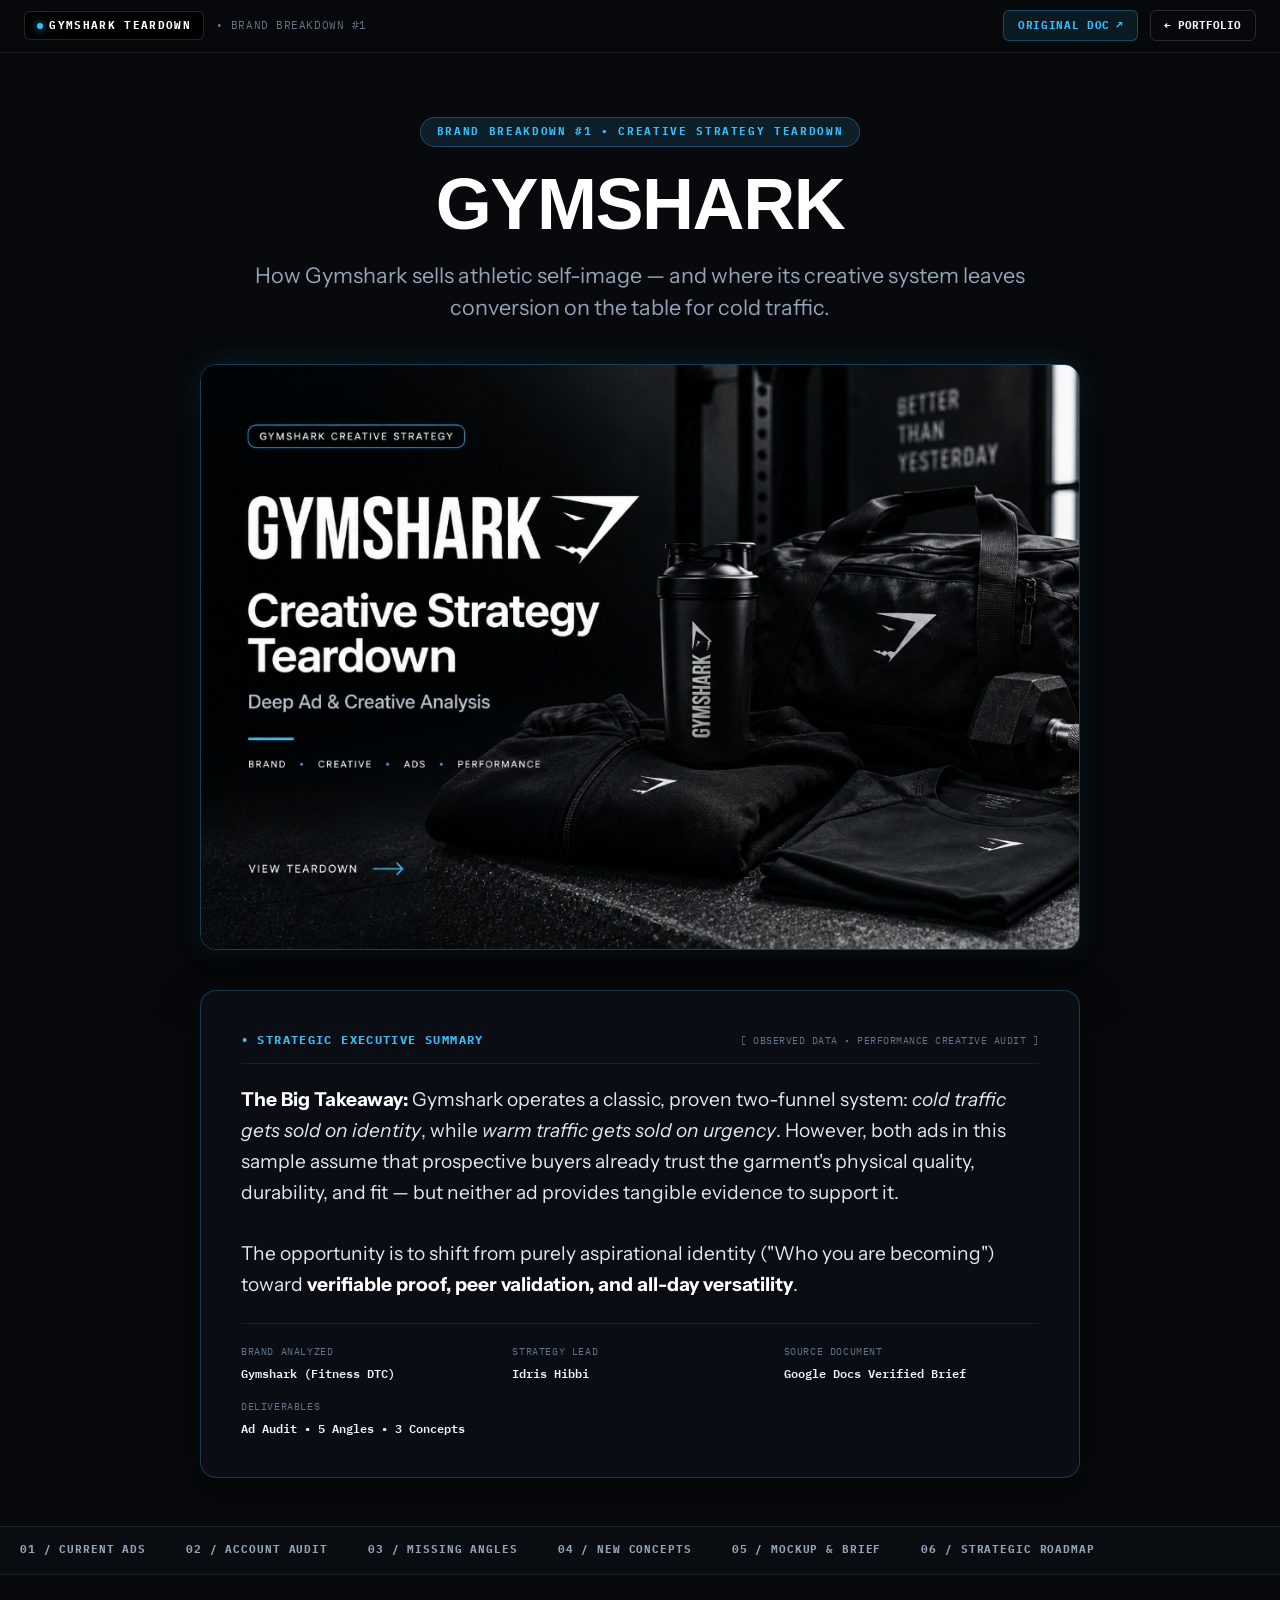
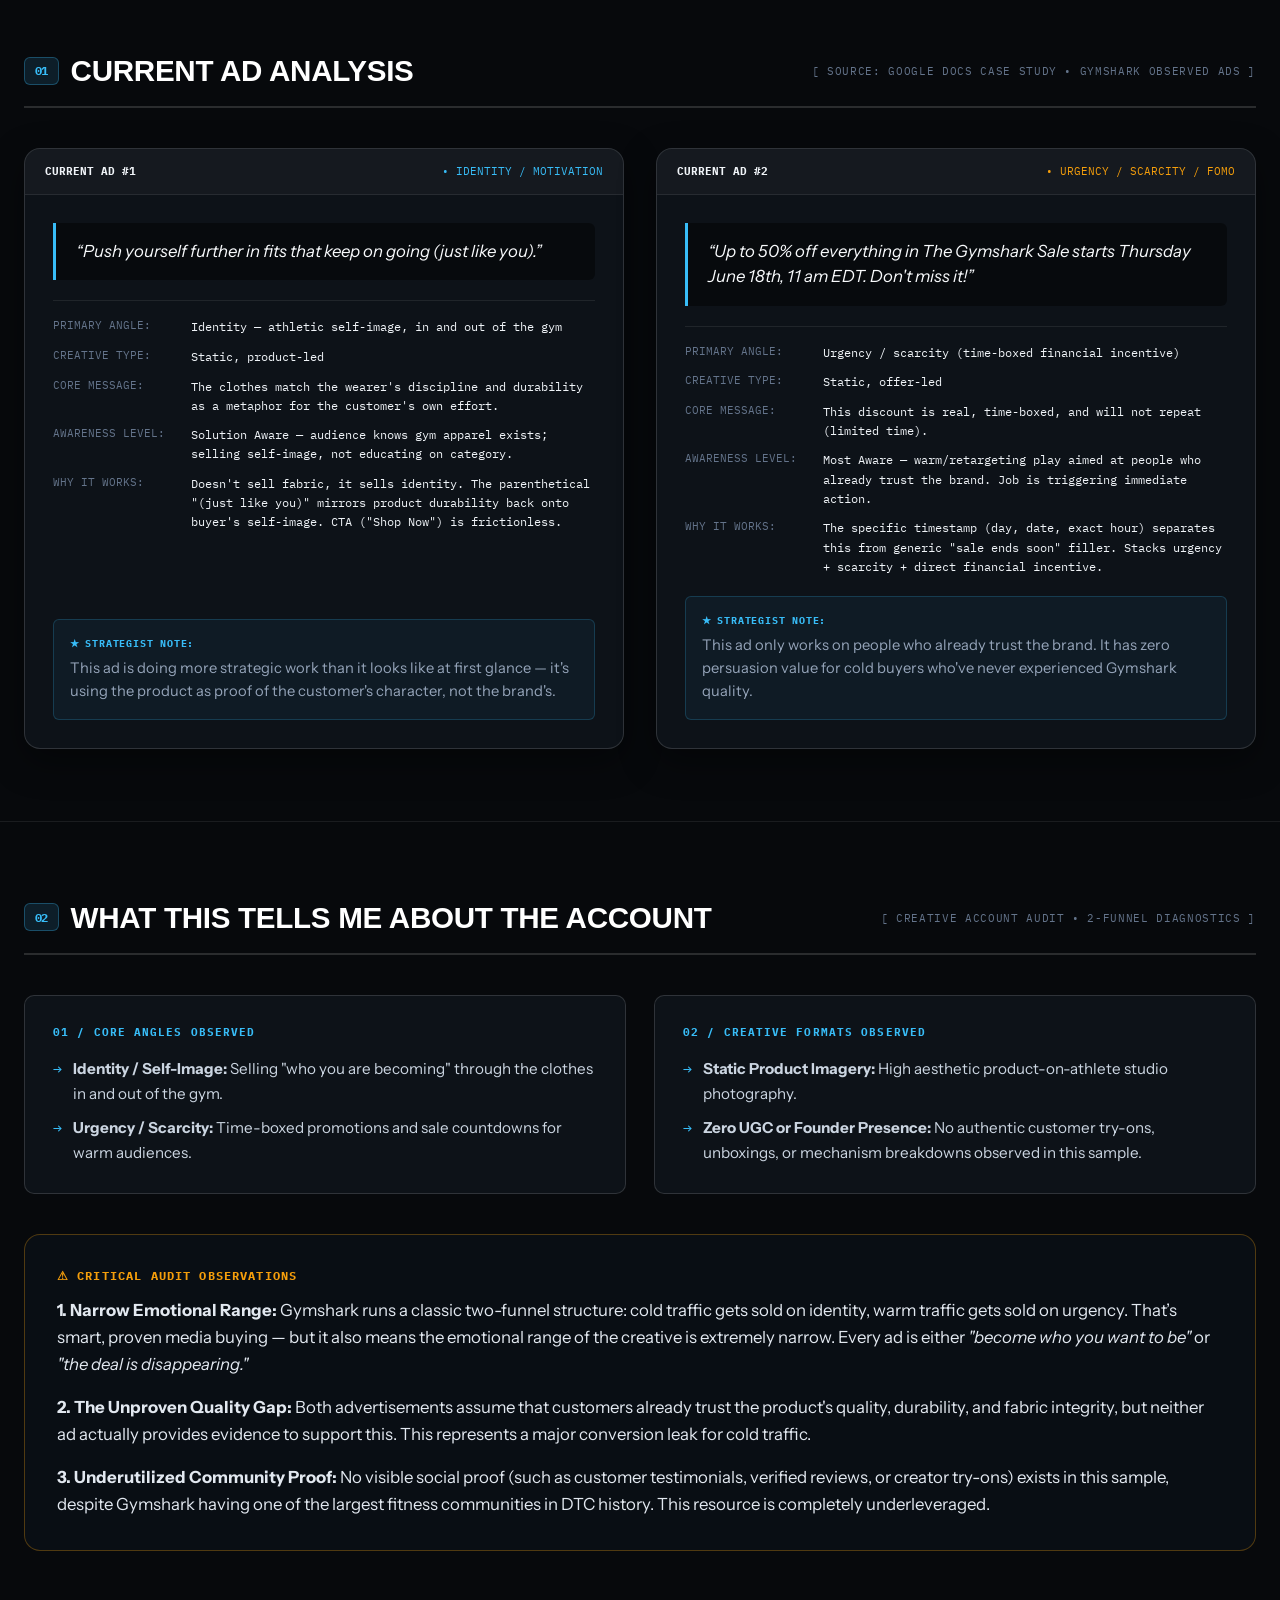
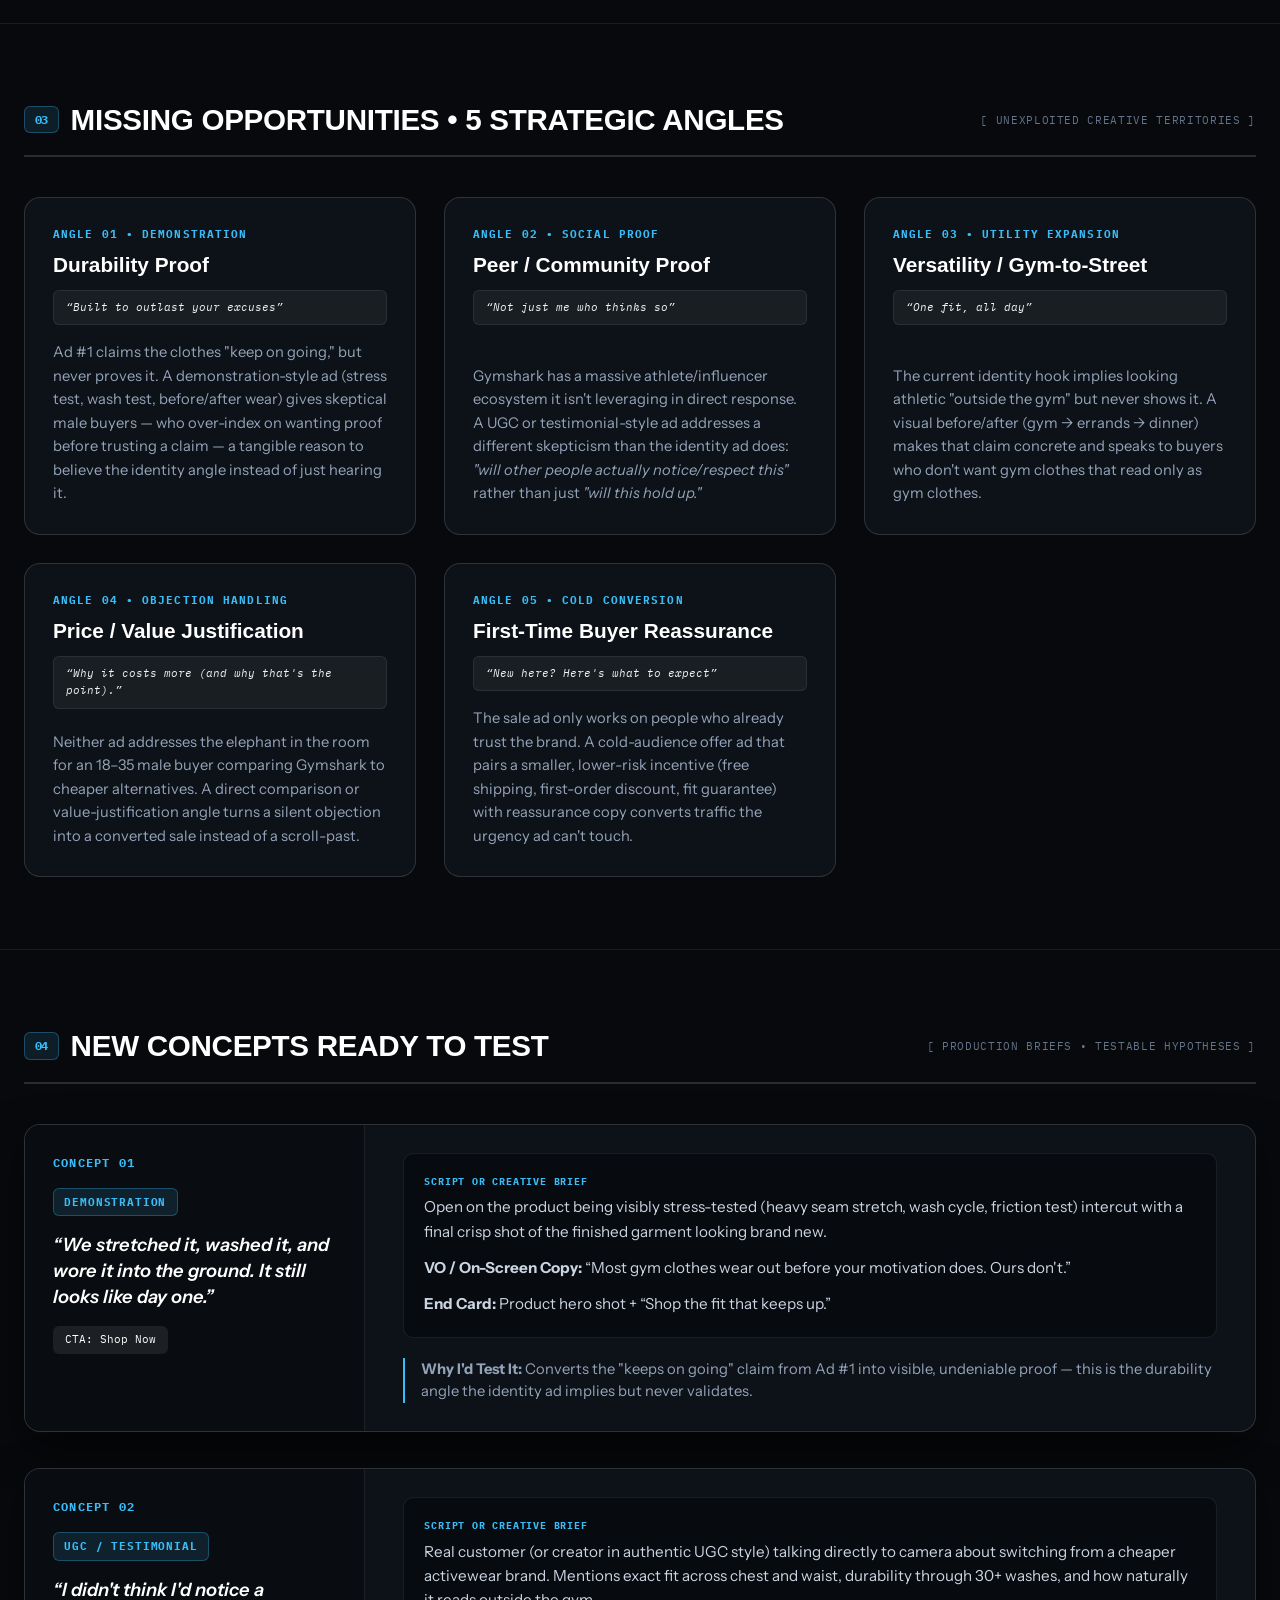
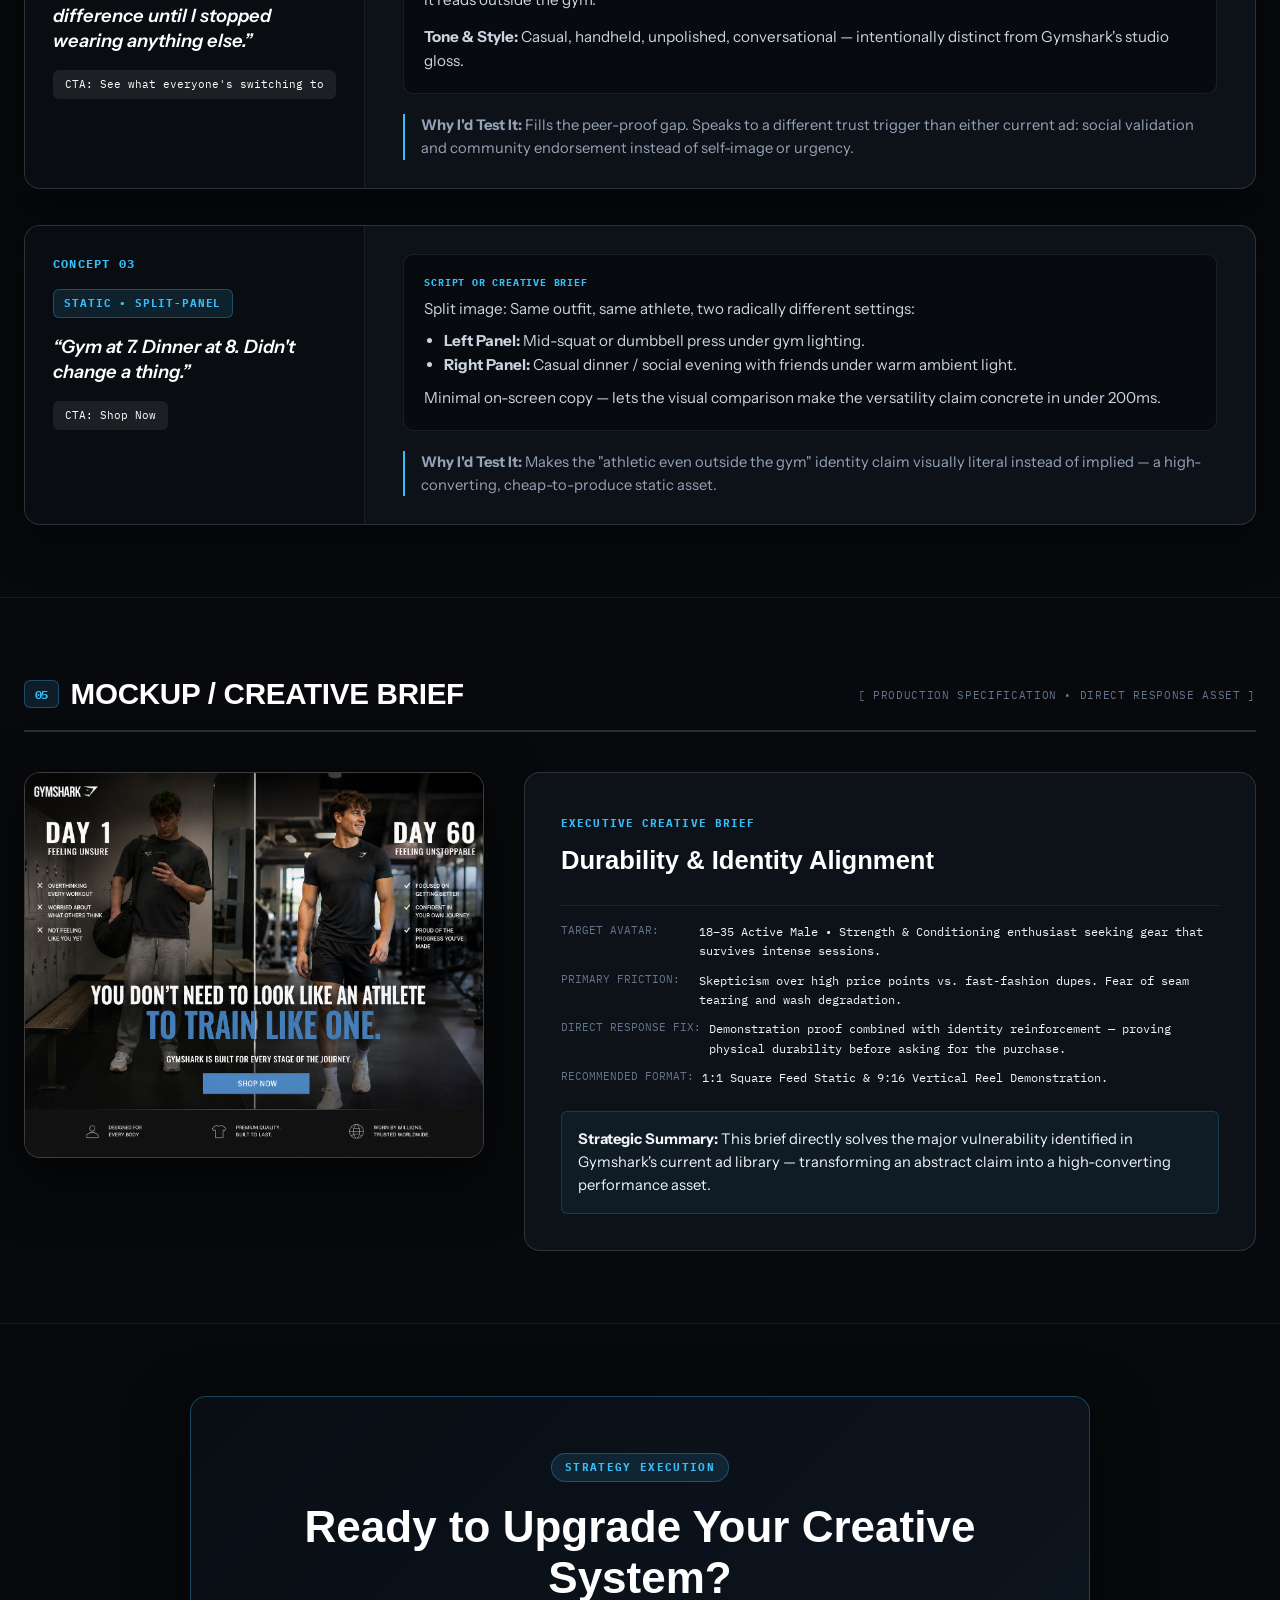
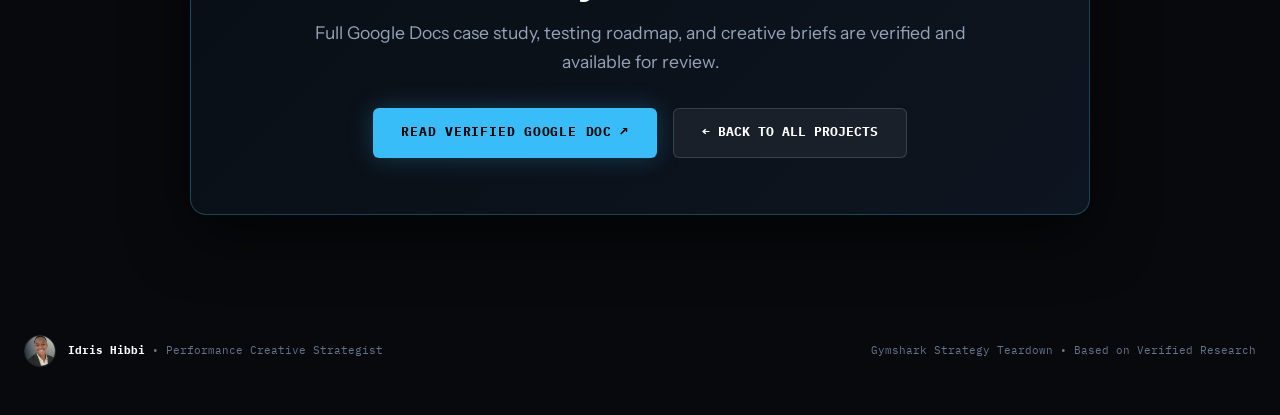
<file: gymshark-teardown.html>
<!DOCTYPE html>
<html lang="en">
<head>
  <meta charset="UTF-8">
  <meta name="viewport" content="width=device-width, initial-scale=1.0">
  <title>Gymshark Creative Strategy Teardown &bull; Idris Hibbi</title>
  <meta name="description" content="In-depth creative strategy teardown of Gymshark's Meta ad system. Current ad audit, missing angles, 5 opportunity spaces, and 3 concepts ready to test by Idris Hibbi.">
  <link rel="canonical" href="https://idrishibbi.com/teardowns/gymshark/">

  <!-- Google Fonts & Clash Display -->
  <link rel="preconnect" href="https://fonts.googleapis.com">
  <link rel="preconnect" href="https://fonts.gstatic.com" crossorigin>
  <link href="https://fonts.googleapis.com/css2?family=IBM+Plex+Mono:ital,wght@0,400;0,500;0,600;0,700;1,400&family=Instrument+Sans:ital,wght@0,400;0,500;0,600;0,700;1,400&family=Playfair+Display:ital,wght@0,600;0,700;1,400;1,600&display=swap" rel="stylesheet">
  <link href="https://api.fontshare.com/v2/css?f[]=clash-display@500,600,700&display=swap" rel="stylesheet">

  <style>
    /* ── DESIGN SYSTEM: GYMSHARK BRAND BREAKDOWN ── */
    :root {
      --bg-primary: #07090c;
      --bg-surface: #0c1015;
      --bg-surface-elevated: #121820;
      --bg-card: #0d1218;
      
      --text-primary: #f0f4f8;
      --text-secondary: #94a3b8;
      --text-muted: #64748b;
      
      --border-subtle: rgba(255, 255, 255, 0.08);
      --border-medium: rgba(255, 255, 255, 0.14);
      --border-strong: rgba(255, 255, 255, 0.24);

      /* Gymshark Brand Accents */
      --gs-cyan: #38bdf8;
      --gs-cyan-glow: rgba(56, 189, 248, 0.25);
      --gs-blue: #0284c7;
      --gs-accent-subtle: rgba(56, 189, 248, 0.1);
      
      --alert-amber: #f59e0b;
      --alert-red: #ef4444;
      --alert-emerald: #10b981;

      --font-sans: 'Instrument Sans', -apple-system, BlinkMacSystemFont, sans-serif;
      --font-display: 'Clash Display', -apple-system, BlinkMacSystemFont, sans-serif;
      --font-mono: 'IBM Plex Mono', monospace;
      --font-serif: 'Playfair Display', serif;

      --radius-sm: 6px;
      --radius-md: 10px;
      --radius-lg: 16px;
      --radius-full: 9999px;
    }

    * {
      box-sizing: border-box;
      margin: 0;
      padding: 0;
    }

    html {
      scroll-behavior: smooth;
      background-color: var(--bg-primary);
      color: var(--text-primary);
      font-family: var(--font-sans);
      font-size: 16px;
      line-height: 1.6;
      -webkit-font-smoothing: antialiased;
      -moz-osx-font-smoothing: grayscale;
    }

    body {
      background-color: var(--bg-primary);
      color: var(--text-primary);
      overflow-x: hidden;
    }

    .mono { font-family: var(--font-mono) !important; }
    .serif { font-family: var(--font-serif) !important; }
    .display { font-family: var(--font-display) !important; }

    /* ── 1. FIXED TOP UTILITY HEADER ── */
    .top-bar-nav {
      position: sticky;
      top: 0;
      z-index: 1000;
      background: rgba(7, 9, 12, 0.92);
      backdrop-filter: blur(12px);
      -webkit-backdrop-filter: blur(12px);
      border-bottom: 1px solid var(--border-subtle);
      width: 100%;
    }

    .top-bar-inner {
      max-width: 1360px;
      margin: 0 auto;
      padding: 0.65rem 1.5rem;
      display: flex;
      align-items: center;
      justify-content: space-between;
      gap: 1rem;
    }

    .top-brand-lockup {
      display: inline-flex;
      align-items: center;
      gap: 0.75rem;
      text-decoration: none;
    }

    .brand-pill {
      background: #000000;
      color: #ffffff;
      border: 1px solid var(--border-medium);
      font-family: var(--font-mono);
      font-size: 11px;
      font-weight: 700;
      letter-spacing: 0.12em;
      padding: 0.3rem 0.75rem;
      border-radius: var(--radius-sm);
      display: inline-flex;
      align-items: center;
      gap: 0.4rem;
    }

    .brand-pill-dot {
      width: 6px;
      height: 6px;
      border-radius: 50%;
      background: var(--gs-cyan);
      box-shadow: 0 0 8px var(--gs-cyan);
    }

    .top-sub-meta {
      font-family: var(--font-mono);
      font-size: 11px;
      color: var(--text-muted);
      letter-spacing: 0.05em;
    }

    .top-action-group {
      display: inline-flex;
      align-items: center;
      gap: 0.75rem;
    }

    .btn-top-doc {
      font-family: var(--font-mono);
      font-size: 11px;
      font-weight: 700;
      letter-spacing: 0.06em;
      color: var(--gs-cyan);
      background: rgba(56, 189, 248, 0.1);
      border: 1px solid rgba(56, 189, 248, 0.3);
      padding: 0.35rem 0.85rem;
      border-radius: var(--radius-sm);
      text-decoration: none;
      transition: all 0.2s ease;
      display: inline-flex;
      align-items: center;
      gap: 0.35rem;
    }

    .btn-top-doc:hover {
      background: rgba(56, 189, 248, 0.2);
      border-color: var(--gs-cyan);
      box-shadow: 0 0 16px var(--gs-cyan-glow);
    }

    .btn-back-portfolio {
      font-family: var(--font-mono);
      font-size: 11px;
      font-weight: 700;
      color: var(--text-primary);
      text-decoration: none;
      border: 1px solid var(--border-medium);
      padding: 0.35rem 0.85rem;
      border-radius: var(--radius-sm);
      transition: all 0.2s ease;
    }

    .btn-back-portfolio:hover {
      border-color: var(--gs-cyan);
      color: var(--gs-cyan);
    }

    /* ── 2. HERO SECTION ── */
    .hero-teardown {
      padding: clamp(2.5rem, 5vw, 4.5rem) 1.5rem 3rem;
      max-width: 1100px;
      margin: 0 auto;
      text-align: center;
    }

    .hero-badge-tag {
      font-family: var(--font-mono);
      font-size: 11px;
      font-weight: 700;
      letter-spacing: 0.15em;
      text-transform: uppercase;
      color: var(--gs-cyan);
      background: rgba(56, 189, 248, 0.12);
      border: 1px solid rgba(56, 189, 248, 0.3);
      padding: 0.35rem 1rem;
      border-radius: var(--radius-full);
      display: inline-block;
      margin-bottom: 1.25rem;
    }

    .hero-title {
      font-family: var(--font-display);
      font-size: clamp(2.75rem, 6.5vw, 4.5rem);
      font-weight: 700;
      line-height: 1.05;
      letter-spacing: -0.02em;
      margin-bottom: 1rem;
      color: #ffffff;
    }

    .hero-subtitle {
      font-size: clamp(1.1rem, 2vw, 1.35rem);
      color: var(--text-secondary);
      max-width: 800px;
      margin: 0 auto 2.5rem;
      line-height: 1.5;
    }

    /* Cover Hero Banner Image */
    .hero-banner-frame {
      max-width: 880px;
      margin: 0 auto 2.5rem;
      border-radius: var(--radius-lg);
      overflow: hidden;
      border: 1.5px solid rgba(56, 189, 248, 0.3);
      box-shadow: 0 20px 60px rgba(0, 0, 0, 0.7), 0 0 30px rgba(56, 189, 248, 0.15);
      position: relative;
    }

    .hero-banner-img {
      width: 100%;
      height: auto;
      display: block;
      aspect-ratio: 1024 / 682;
      object-fit: cover;
    }

    /* Executive Synthesis Card: The Big Takeaway */
    .hero-synthesis-card {
      max-width: 880px;
      margin: 0 auto;
      background: #0a0e14;
      border: 1.5px solid rgba(56, 189, 248, 0.25);
      border-radius: var(--radius-lg);
      padding: clamp(1.75rem, 3.5vw, 2.5rem);
      text-align: left;
      position: relative;
      box-shadow: 0 14px 40px rgba(0, 0, 0, 0.5);
    }

    .synthesis-header {
      display: flex;
      justify-content: space-between;
      align-items: center;
      border-bottom: 1px solid rgba(255, 255, 255, 0.08);
      padding-bottom: 0.85rem;
      margin-bottom: 1.25rem;
      flex-wrap: wrap;
      gap: 0.5rem;
    }

    .synthesis-title {
      font-family: var(--font-mono);
      font-size: 11.5px;
      font-weight: 800;
      letter-spacing: 0.12em;
      color: var(--gs-cyan);
      display: flex;
      align-items: center;
      gap: 0.5rem;
    }

    .synthesis-tag {
      font-family: var(--font-mono);
      font-size: 10px;
      color: var(--text-muted);
      letter-spacing: 0.05em;
    }

    .synthesis-body {
      font-size: clamp(1.05rem, 1.8vw, 1.2rem);
      line-height: 1.6;
      color: #e2e8f0;
      margin-bottom: 1.5rem;
    }

    .synthesis-body strong {
      color: #ffffff;
    }

    .synthesis-meta-strip {
      display: grid;
      grid-template-columns: repeat(auto-fit, minmax(200px, 1fr));
      gap: 1rem;
      padding-top: 1.25rem;
      border-top: 1px solid rgba(255, 255, 255, 0.08);
      font-family: var(--font-mono);
      font-size: 11.5px;
    }

    .meta-item-label {
      color: var(--text-muted);
      text-transform: uppercase;
      margin-bottom: 0.25rem;
      letter-spacing: 0.06em;
      font-size: 10px;
    }

    .meta-item-val {
      color: var(--text-primary);
      font-weight: 600;
    }

    /* ── 3. STICKY SUB-NAVIGATION BAR ── */
    .sticky-sub-nav {
      position: sticky;
      top: 48px;
      z-index: 900;
      background: rgba(10, 14, 20, 0.94);
      backdrop-filter: blur(12px);
      -webkit-backdrop-filter: blur(12px);
      border-top: 1px solid var(--border-subtle);
      border-bottom: 1px solid var(--border-subtle);
    }

    .nav-tabs-wrapper {
      max-width: 1360px;
      margin: 0 auto;
      display: flex;
      align-items: center;
      overflow-x: auto;
      scrollbar-width: none;
    }

    .nav-tabs-wrapper::-webkit-scrollbar {
      display: none;
    }

    .nav-tab-link {
      font-family: var(--font-mono);
      font-size: 11px;
      font-weight: 700;
      letter-spacing: 0.08em;
      color: var(--text-secondary);
      padding: 0.85rem 1.25rem;
      white-space: nowrap;
      text-decoration: none;
      border-bottom: 2px solid transparent;
      transition: all 0.2s ease;
      display: inline-flex;
      align-items: center;
      gap: 0.4rem;
    }

    .nav-tab-link:hover,
    .nav-tab-link.active {
      color: var(--gs-cyan);
      border-bottom-color: var(--gs-cyan);
      background: rgba(56, 189, 248, 0.04);
    }

    /* ── 4. CONTENT SECTIONS ── */
    .teardown-section {
      max-width: 1360px;
      margin: 0 auto;
      padding: 4.5rem 1.5rem;
      border-bottom: 1px solid var(--border-subtle);
    }

    .section-header-bar {
      display: flex;
      align-items: baseline;
      justify-content: space-between;
      border-bottom: 2px solid var(--border-medium);
      padding-bottom: 0.75rem;
      margin-bottom: 2.5rem;
      flex-wrap: wrap;
      gap: 0.75rem;
    }

    .section-num-title {
      font-family: var(--font-display);
      font-size: clamp(1.4rem, 2.5vw, 1.85rem);
      font-weight: 700;
      letter-spacing: -0.01em;
      color: #ffffff;
      display: flex;
      align-items: center;
      gap: 0.75rem;
    }

    .section-num-title .sec-badge {
      font-family: var(--font-mono);
      font-size: 12px;
      color: var(--gs-cyan);
      background: rgba(56, 189, 248, 0.12);
      border: 1px solid rgba(56, 189, 248, 0.3);
      padding: 0.2rem 0.6rem;
      border-radius: var(--radius-sm);
    }

    .section-header-meta {
      font-family: var(--font-mono);
      font-size: 11px;
      color: var(--text-muted);
      letter-spacing: 0.06em;
    }

    /* ── SECTION 01: CURRENT AD ANALYSIS GRID ── */
    .ads-dual-grid {
      display: grid;
      grid-template-columns: repeat(auto-fit, minmax(360px, 1fr));
      gap: 2rem;
    }

    .ad-audit-card {
      background: var(--bg-card);
      border: 1px solid var(--border-medium);
      border-radius: var(--radius-lg);
      overflow: hidden;
      display: flex;
      flex-direction: column;
      box-shadow: 0 12px 36px rgba(0, 0, 0, 0.4);
      transition: border-color 0.25s ease, transform 0.25s ease;
    }

    .ad-audit-card:hover {
      border-color: rgba(56, 189, 248, 0.45);
      transform: translateY(-3px);
    }

    .ad-card-topbar {
      padding: 0.85rem 1.25rem;
      background: rgba(255, 255, 255, 0.03);
      border-bottom: 1px solid var(--border-subtle);
      display: flex;
      justify-content: space-between;
      align-items: center;
      font-family: var(--font-mono);
      font-size: 11px;
    }

    .ad-card-body {
      padding: 1.75rem;
      display: flex;
      flex-direction: column;
      gap: 1.25rem;
      flex: 1;
    }

    .ad-hook-callout {
      background: rgba(0, 0, 0, 0.45);
      border-left: 3px solid var(--gs-cyan);
      padding: 1rem 1.25rem;
      border-radius: 0 var(--radius-sm) var(--radius-sm) 0;
      font-style: italic;
      color: #f8fafc;
      font-size: 1.05rem;
      line-height: 1.5;
    }

    .ad-spec-list {
      display: flex;
      flex-direction: column;
      gap: 0.65rem;
      font-family: var(--font-mono);
      font-size: 12px;
      border-top: 1px solid var(--border-subtle);
      padding-top: 1rem;
    }

    .spec-row {
      display: flex;
      gap: 0.5rem;
    }

    .spec-label {
      color: var(--text-muted);
      min-width: 130px;
      flex-shrink: 0;
      text-transform: uppercase;
      font-size: 10.5px;
    }

    .spec-val {
      color: var(--text-primary);
    }

    .ad-diagnosis-box {
      margin-top: auto;
      padding: 1rem;
      background: rgba(56, 189, 248, 0.06);
      border: 1px solid rgba(56, 189, 248, 0.2);
      border-radius: var(--radius-sm);
      font-size: 0.92rem;
      line-height: 1.55;
    }

    .diagnosis-header {
      font-family: var(--font-mono);
      font-size: 10px;
      font-weight: 800;
      letter-spacing: 0.08em;
      color: var(--gs-cyan);
      text-transform: uppercase;
      margin-bottom: 0.35rem;
      display: flex;
      align-items: center;
      gap: 0.35rem;
    }

    /* ── SECTION 02: ACCOUNT AUDIT ── */
    .audit-summary-grid {
      display: grid;
      grid-template-columns: repeat(auto-fit, minmax(320px, 1fr));
      gap: 1.75rem;
      margin-bottom: 2.5rem;
    }

    .summary-box {
      background: var(--bg-card);
      border: 1px solid var(--border-medium);
      border-radius: var(--radius-md);
      padding: 1.75rem;
    }

    .summary-box-title {
      font-family: var(--font-mono);
      font-size: 11px;
      font-weight: 800;
      letter-spacing: 0.1em;
      color: var(--gs-cyan);
      text-transform: uppercase;
      margin-bottom: 1rem;
      display: flex;
      align-items: center;
      gap: 0.5rem;
    }

    .summary-box-list {
      list-style: none;
      display: flex;
      flex-direction: column;
      gap: 0.65rem;
      font-size: 0.95rem;
      color: #cbd5e1;
    }

    .summary-box-list li {
      position: relative;
      padding-left: 1.25rem;
    }

    .summary-box-list li::before {
      content: '→';
      position: absolute;
      left: 0;
      color: var(--gs-cyan);
      font-family: var(--font-mono);
    }

    .funnel-gap-card {
      background: #090e14;
      border: 1px solid rgba(245, 158, 11, 0.3);
      border-radius: var(--radius-lg);
      padding: 2rem;
      position: relative;
    }

    .funnel-gap-header {
      font-family: var(--font-mono);
      font-size: 11.5px;
      font-weight: 800;
      letter-spacing: 0.1em;
      color: var(--alert-amber);
      text-transform: uppercase;
      margin-bottom: 0.75rem;
      display: flex;
      align-items: center;
      gap: 0.5rem;
    }

    /* ── SECTION 03: 5 MISSING OPPORTUNITY ANGLES ── */
    .opportunities-grid {
      display: grid;
      grid-template-columns: repeat(auto-fit, minmax(320px, 1fr));
      gap: 1.75rem;
    }

    .opportunity-card {
      background: var(--bg-card);
      border: 1px solid var(--border-medium);
      border-radius: var(--radius-lg);
      padding: 1.75rem;
      display: flex;
      flex-direction: column;
      position: relative;
      transition: all 0.25s ease;
    }

    .opportunity-card:hover {
      border-color: rgba(56, 189, 248, 0.45);
      transform: translateY(-3px);
      box-shadow: 0 12px 30px rgba(56, 189, 248, 0.08);
    }

    .opp-number {
      font-family: var(--font-mono);
      font-size: 11px;
      font-weight: 800;
      color: var(--gs-cyan);
      letter-spacing: 0.1em;
      margin-bottom: 0.5rem;
    }

    .opp-title {
      font-family: var(--font-display);
      font-size: 1.3rem;
      font-weight: 700;
      color: #ffffff;
      margin-bottom: 0.75rem;
      line-height: 1.25;
    }

    .opp-hook-badge {
      font-family: var(--font-mono);
      font-size: 11px;
      color: #f1f5f9;
      background: rgba(255, 255, 255, 0.05);
      border: 1px solid var(--border-subtle);
      padding: 0.5rem 0.75rem;
      border-radius: var(--radius-sm);
      margin-bottom: 1rem;
      font-style: italic;
    }

    .opp-why {
      font-size: 0.92rem;
      color: var(--text-secondary);
      line-height: 1.6;
      margin-top: auto;
    }

    /* ── SECTION 04: NEW CONCEPTS READY TO TEST ── */
    .concepts-stack {
      display: flex;
      flex-direction: column;
      gap: 2.25rem;
    }

    .concept-item-card {
      background: var(--bg-card);
      border: 1.5px solid var(--border-medium);
      border-radius: var(--radius-lg);
      overflow: hidden;
      display: grid;
      grid-template-columns: 1fr;
      box-shadow: 0 16px 40px rgba(0, 0, 0, 0.5);
    }

    @media (min-width: 900px) {
      .concept-item-card {
        grid-template-columns: 340px 1fr;
      }
    }

    .concept-sidebar {
      background: #090c10;
      border-bottom: 1px solid var(--border-subtle);
      padding: 1.75rem;
      display: flex;
      flex-direction: column;
      gap: 1rem;
    }

    @media (min-width: 900px) {
      .concept-sidebar {
        border-bottom: none;
        border-right: 1px solid var(--border-subtle);
      }
    }

    .concept-num-tag {
      font-family: var(--font-mono);
      font-size: 12px;
      font-weight: 800;
      color: var(--gs-cyan);
      letter-spacing: 0.1em;
    }

    .concept-format-pill {
      font-family: var(--font-mono);
      font-size: 10.5px;
      font-weight: 700;
      letter-spacing: 0.08em;
      text-transform: uppercase;
      padding: 0.3rem 0.65rem;
      background: rgba(56, 189, 248, 0.12);
      border: 1px solid rgba(56, 189, 248, 0.3);
      color: var(--gs-cyan);
      border-radius: var(--radius-sm);
      display: inline-block;
      width: fit-content;
    }

    .concept-hook-quote {
      font-size: 1.15rem;
      font-weight: 600;
      line-height: 1.4;
      color: #ffffff;
      font-style: italic;
    }

    .concept-content-pane {
      padding: 1.75rem clamp(1.25rem, 3vw, 2.5rem);
      display: flex;
      flex-direction: column;
      gap: 1.25rem;
    }

    .concept-script-box {
      background: rgba(0, 0, 0, 0.4);
      border: 1px solid var(--border-subtle);
      border-radius: var(--radius-md);
      padding: 1.25rem;
      font-size: 0.95rem;
      line-height: 1.6;
      color: #cbd5e1;
    }

    .script-step-label {
      font-family: var(--font-mono);
      font-size: 10px;
      font-weight: 800;
      letter-spacing: 0.08em;
      text-transform: uppercase;
      color: var(--gs-cyan);
      margin-bottom: 0.35rem;
    }

    .concept-cta-pill {
      font-family: var(--font-mono);
      font-size: 11px;
      color: #ffffff;
      background: rgba(255, 255, 255, 0.08);
      padding: 0.35rem 0.75rem;
      border-radius: var(--radius-sm);
      width: fit-content;
    }

    .concept-why-test {
      font-size: 0.92rem;
      color: var(--text-secondary);
      border-left: 2px solid var(--gs-cyan);
      padding-left: 1rem;
      line-height: 1.55;
    }

    /* ── SECTION 05: CREATIVE BRIEF & MOCKUP ── */
    .brief-showcase-grid {
      display: grid;
      grid-template-columns: 1fr;
      gap: 2.5rem;
      align-items: start;
    }

    @media (min-width: 900px) {
      .brief-showcase-grid {
        grid-template-columns: 460px 1fr;
      }
    }

    .mockup-media-frame {
      border: 1.5px solid var(--border-strong);
      border-radius: var(--radius-lg);
      overflow: hidden;
      background: #000;
      box-shadow: 0 20px 60px rgba(0, 0, 0, 0.7);
    }

    .mockup-media-img {
      width: 100%;
      height: auto;
      display: block;
    }

    .brief-spec-pane {
      background: var(--bg-card);
      border: 1px solid var(--border-medium);
      border-radius: var(--radius-lg);
      padding: clamp(1.5rem, 3vw, 2.25rem);
      display: flex;
      flex-direction: column;
      gap: 1.5rem;
    }

    /* ── SECTION 06: STRATEGIC ROADMAP & CTA ── */
    .final-roadmap-card {
      background: linear-gradient(135deg, #090e14 0%, #0d1520 100%);
      border: 1.5px solid rgba(56, 189, 248, 0.3);
      border-radius: var(--radius-lg);
      padding: clamp(2rem, 5vw, 3.5rem);
      text-align: center;
      box-shadow: 0 20px 60px rgba(0, 0, 0, 0.6);
      max-width: 900px;
      margin: 0 auto;
    }

    .roadmap-badge {
      font-family: var(--font-mono);
      font-size: 11px;
      font-weight: 700;
      letter-spacing: 0.12em;
      text-transform: uppercase;
      color: var(--gs-cyan);
      background: rgba(56, 189, 248, 0.12);
      border: 1px solid rgba(56, 189, 248, 0.3);
      padding: 0.3rem 0.8rem;
      border-radius: var(--radius-full);
      display: inline-block;
      margin-bottom: 1.25rem;
    }

    .roadmap-title {
      font-family: var(--font-display);
      font-size: clamp(2rem, 4vw, 2.75rem);
      font-weight: 700;
      line-height: 1.15;
      margin-bottom: 1rem;
      color: #ffffff;
    }

    .roadmap-desc {
      font-size: 1.1rem;
      color: var(--text-secondary);
      max-width: 700px;
      margin: 0 auto 2rem;
      line-height: 1.6;
    }

    .roadmap-actions {
      display: flex;
      justify-content: center;
      gap: 1rem;
      flex-wrap: wrap;
    }

    .btn-primary-doc {
      font-family: var(--font-mono);
      font-size: 13px;
      font-weight: 800;
      letter-spacing: 0.06em;
      background: var(--gs-cyan);
      color: #000000;
      padding: 0.85rem 1.75rem;
      border-radius: var(--radius-sm);
      text-decoration: none;
      transition: all 0.25s ease;
      box-shadow: 0 0 24px var(--gs-cyan-glow);
      display: inline-flex;
      align-items: center;
      gap: 0.5rem;
    }

    .btn-primary-doc:hover {
      background: #7dd3fc;
      transform: translateY(-2px);
      box-shadow: 0 0 32px rgba(56, 189, 248, 0.6);
    }

    .btn-secondary-portfolio {
      font-family: var(--font-mono);
      font-size: 13px;
      font-weight: 700;
      color: #ffffff;
      background: rgba(255, 255, 255, 0.06);
      border: 1px solid var(--border-medium);
      padding: 0.85rem 1.75rem;
      border-radius: var(--radius-sm);
      text-decoration: none;
      transition: all 0.25s ease;
    }

    .btn-secondary-portfolio:hover {
      border-color: var(--gs-cyan);
      color: var(--gs-cyan);
    }

    /* ── FOOTER ── */
    .teardown-footer {
      max-width: 1360px;
      margin: 0 auto;
      padding: 3rem 1.5rem;
      display: flex;
      justify-content: space-between;
      align-items: center;
      font-family: var(--font-mono);
      font-size: 11px;
      color: var(--text-muted);
      flex-wrap: wrap;
      gap: 1rem;
    }

    .footer-author-lockup {
      display: flex;
      align-items: center;
      gap: 0.75rem;
    }

    .footer-avatar {
      width: 32px;
      height: 32px;
      border-radius: 50%;
      border: 1px solid var(--border-medium);
      object-fit: cover;
    }
  </style>
</head>
<body>

  <!-- ══════════════════════════════════════════════════════════════════
       1. FIXED TOP UTILITY HEADER
       ══════════════════════════════════════════════════════════════════ -->
  <header class="top-bar-nav">
    <div class="top-bar-inner">
      <div class="top-brand-lockup">
        <div class="brand-pill">
          <span class="brand-pill-dot"></span>
          <span>GYMSHARK TEARDOWN</span>
        </div>
        <span class="top-sub-meta hidden md:inline">&bull; BRAND BREAKDOWN #1</span>
      </div>

      <div class="top-action-group">
        <a href="https://docs.google.com/document/d/1mdFrHe251wy2hqUZsi7f1hh9tClTZw5Wl1FDdu_1t6A/edit?tab=t.0#heading=h.17g5qrunfzoi" target="_blank" rel="noopener noreferrer" class="btn-top-doc" title="Open verified strategy doc on Google Docs">
          <span>ORIGINAL DOC</span>
          <span>&nearr;</span>
        </a>
        <a href="index.html#work" class="btn-back-portfolio">&larr; PORTFOLIO</a>
      </div>
    </div>
  </header>

  <!-- ══════════════════════════════════════════════════════════════════
       2. HERO SECTION
       ══════════════════════════════════════════════════════════════════ -->
  <section id="hero" class="hero-teardown">
    <span class="hero-badge-tag mono">BRAND BREAKDOWN #1 &bull; CREATIVE STRATEGY TEARDOWN</span>
    
    <h1 class="hero-title display">GYMSHARK</h1>
    
    <p class="hero-subtitle">
      How Gymshark sells athletic self-image — and where its creative system leaves conversion on the table for cold traffic.
    </p>

    <!-- Cover Art Banner -->
    <div class="hero-banner-frame">
      <img src="assets/gymshark-cover.jpg" alt="Gymshark Creative Strategy Teardown by Idris Hibbi" class="hero-banner-img" width="1024" height="682" loading="eager" />
    </div>

    <!-- Executive Synthesis Card: The Big Takeaway -->
    <div class="hero-synthesis-card">
      <div class="synthesis-header mono">
        <span class="synthesis-title">
          <span>&bull;</span>
          <span>STRATEGIC EXECUTIVE SUMMARY</span>
        </span>
        <span class="synthesis-tag">[ OBSERVED DATA &bull; PERFORMANCE CREATIVE AUDIT ]</span>
      </div>

      <div class="synthesis-body">
        <strong>The Big Takeaway:</strong> Gymshark operates a classic, proven two-funnel system: <em>cold traffic gets sold on identity</em>, while <em>warm traffic gets sold on urgency</em>. However, both ads in this sample assume that prospective buyers already trust the garment's physical quality, durability, and fit — but neither ad provides tangible evidence to support it.<br><br>
        The opportunity is to shift from purely aspirational identity ("Who you are becoming") toward <strong>verifiable proof, peer validation, and all-day versatility</strong>.
      </div>

      <div class="synthesis-meta-strip">
        <div>
          <div class="meta-item-label">Brand Analyzed</div>
          <div class="meta-item-val">Gymshark (Fitness DTC)</div>
        </div>
        <div>
          <div class="meta-item-label">Strategy Lead</div>
          <div class="meta-item-val">Idris Hibbi</div>
        </div>
        <div>
          <div class="meta-item-label">Source Document</div>
          <div class="meta-item-val">Google Docs Verified Brief</div>
        </div>
        <div>
          <div class="meta-item-label">Deliverables</div>
          <div class="meta-item-val">Ad Audit &bull; 5 Angles &bull; 3 Concepts</div>
        </div>
      </div>
    </div>
  </section>

  <!-- ══════════════════════════════════════════════════════════════════
       3. STICKY SUB-NAVIGATION BAR
       ══════════════════════════════════════════════════════════════════ -->
  <nav class="sticky-sub-nav" aria-label="Teardown Navigation">
    <div class="nav-tabs-wrapper mono">
      <a href="#current-ads" class="nav-tab-link active">01 / CURRENT ADS</a>
      <a href="#account-audit" class="nav-tab-link">02 / ACCOUNT AUDIT</a>
      <a href="#missing-angles" class="nav-tab-link">03 / MISSING ANGLES</a>
      <a href="#new-concepts" class="nav-tab-link">04 / NEW CONCEPTS</a>
      <a href="#creative-brief" class="nav-tab-link">05 / MOCKUP &amp; BRIEF</a>
      <a href="#strategic-roadmap" class="nav-tab-link">06 / STRATEGIC ROADMAP</a>
    </div>
  </nav>

  <!-- ══════════════════════════════════════════════════════════════════
       01 — CURRENT AD ANALYSIS
       ══════════════════════════════════════════════════════════════════ -->
  <section id="current-ads" class="teardown-section">
    <div class="section-header-bar">
      <h2 class="section-num-title display">
        <span class="sec-badge mono">01</span>
        <span>CURRENT AD ANALYSIS</span>
      </h2>
      <span class="section-header-meta mono">[ SOURCE: GOOGLE DOCS CASE STUDY &bull; GYMSHARK OBSERVED ADS ]</span>
    </div>

    <div class="ads-dual-grid">
      
      <!-- Current Ad #1 -->
      <article class="ad-audit-card">
        <div class="ad-card-topbar mono">
          <span style="font-weight:700;">CURRENT AD #1</span>
          <span style="color:var(--gs-cyan);">&bull; IDENTITY / MOTIVATION</span>
        </div>

        <div class="ad-card-body">
          <blockquote class="ad-hook-callout">
            &ldquo;Push yourself further in fits that keep on going (just like you).&rdquo;
          </blockquote>

          <div class="ad-spec-list">
            <div class="spec-row">
              <span class="spec-label">Primary Angle:</span>
              <span class="spec-val">Identity &mdash; athletic self-image, in and out of the gym</span>
            </div>
            <div class="spec-row">
              <span class="spec-label">Creative Type:</span>
              <span class="spec-val">Static, product-led</span>
            </div>
            <div class="spec-row">
              <span class="spec-label">Core Message:</span>
              <span class="spec-val">The clothes match the wearer's discipline and durability as a metaphor for the customer's own effort.</span>
            </div>
            <div class="spec-row">
              <span class="spec-label">Awareness Level:</span>
              <span class="spec-val">Solution Aware &mdash; audience knows gym apparel exists; selling self-image, not educating on category.</span>
            </div>
            <div class="spec-row">
              <span class="spec-label">Why It Works:</span>
              <span class="spec-val">Doesn't sell fabric, it sells identity. The parenthetical "(just like you)" mirrors product durability back onto buyer's self-image. CTA ("Shop Now") is frictionless.</span>
            </div>
          </div>

          <div class="ad-diagnosis-box">
            <div class="diagnosis-header mono">
              <span>★</span>
              <span>STRATEGIST NOTE:</span>
            </div>
            <p style="color:var(--text-secondary);">
              This ad is doing more strategic work than it looks like at first glance &mdash; it's using the product as proof of the customer's character, not the brand's.
            </p>
          </div>
        </div>
      </article>

      <!-- Current Ad #2 -->
      <article class="ad-audit-card">
        <div class="ad-card-topbar mono">
          <span style="font-weight:700;">CURRENT AD #2</span>
          <span style="color:var(--alert-amber);">&bull; URGENCY / SCARCITY / FOMO</span>
        </div>

        <div class="ad-card-body">
          <blockquote class="ad-hook-callout">
            &ldquo;Up to 50% off everything in The Gymshark Sale starts Thursday June 18th, 11 am EDT. Don't miss it!&rdquo;
          </blockquote>

          <div class="ad-spec-list">
            <div class="spec-row">
              <span class="spec-label">Primary Angle:</span>
              <span class="spec-val">Urgency / scarcity (time-boxed financial incentive)</span>
            </div>
            <div class="spec-row">
              <span class="spec-label">Creative Type:</span>
              <span class="spec-val">Static, offer-led</span>
            </div>
            <div class="spec-row">
              <span class="spec-label">Core Message:</span>
              <span class="spec-val">This discount is real, time-boxed, and will not repeat (limited time).</span>
            </div>
            <div class="spec-row">
              <span class="spec-label">Awareness Level:</span>
              <span class="spec-val">Most Aware &mdash; warm/retargeting play aimed at people who already trust the brand. Job is triggering immediate action.</span>
            </div>
            <div class="spec-row">
              <span class="spec-label">Why It Works:</span>
              <span class="spec-val">The specific timestamp (day, date, exact hour) separates this from generic "sale ends soon" filler. Stacks urgency + scarcity + direct financial incentive.</span>
            </div>
          </div>

          <div class="ad-diagnosis-box">
            <div class="diagnosis-header mono">
              <span>★</span>
              <span>STRATEGIST NOTE:</span>
            </div>
            <p style="color:var(--text-secondary);">
              This ad only works on people who already trust the brand. It has zero persuasion value for cold buyers who've never experienced Gymshark quality.
            </p>
          </div>
        </div>
      </article>

    </div>
  </section>

  <!-- ══════════════════════════════════════════════════════════════════
       02 — ACCOUNT AUDIT & FUNNEL OBSERVATIONS
       ══════════════════════════════════════════════════════════════════ -->
  <section id="account-audit" class="teardown-section">
    <div class="section-header-bar">
      <h2 class="section-num-title display">
        <span class="sec-badge mono">02</span>
        <span>WHAT THIS TELLS ME ABOUT THE ACCOUNT</span>
      </h2>
      <span class="section-header-meta mono">[ CREATIVE ACCOUNT AUDIT &bull; 2-FUNNEL DIAGNOSTICS ]</span>
    </div>

    <div class="audit-summary-grid">
      <div class="summary-box">
        <div class="summary-box-title mono">
          <span>01 / CORE ANGLES OBSERVED</span>
        </div>
        <ul class="summary-box-list">
          <li><strong>Identity / Self-Image:</strong> Selling "who you are becoming" through the clothes in and out of the gym.</li>
          <li><strong>Urgency / Scarcity:</strong> Time-boxed promotions and sale countdowns for warm audiences.</li>
        </ul>
      </div>

      <div class="summary-box">
        <div class="summary-box-title mono">
          <span>02 / CREATIVE FORMATS OBSERVED</span>
        </div>
        <ul class="summary-box-list">
          <li><strong>Static Product Imagery:</strong> High aesthetic product-on-athlete studio photography.</li>
          <li><strong>Zero UGC or Founder Presence:</strong> No authentic customer try-ons, unboxings, or mechanism breakdowns observed in this sample.</li>
        </ul>
      </div>
    </div>

    <!-- Funnel Gap Callout -->
    <div class="funnel-gap-card">
      <div class="funnel-gap-header mono">
        <span>⚠</span>
        <span>CRITICAL AUDIT OBSERVATIONS</span>
      </div>
      <div style="display:flex;flex-direction:column;gap:1rem;color:#e2e8f0;font-size:1.05rem;line-height:1.6;">
        <p>
          <strong>1. Narrow Emotional Range:</strong> Gymshark runs a classic two-funnel structure: cold traffic gets sold on identity, warm traffic gets sold on urgency. That’s smart, proven media buying &mdash; but it also means the emotional range of the creative is extremely narrow. Every ad is either <em>"become who you want to be"</em> or <em>"the deal is disappearing."</em>
        </p>
        <p>
          <strong>2. The Unproven Quality Gap:</strong> Both advertisements assume that customers already trust the product's quality, durability, and fabric integrity, but neither ad actually provides evidence to support this. This represents a major conversion leak for cold traffic.
        </p>
        <p>
          <strong>3. Underutilized Community Proof:</strong> No visible social proof (such as customer testimonials, verified reviews, or creator try-ons) exists in this sample, despite Gymshark having one of the largest fitness communities in DTC history. This resource is completely underleveraged.
        </p>
      </div>
    </div>
  </section>

  <!-- ══════════════════════════════════════════════════════════════════
       03 — MISSING OPPORTUNITIES (5 STRATEGIC ANGLES)
       ══════════════════════════════════════════════════════════════════ -->
  <section id="missing-angles" class="teardown-section">
    <div class="section-header-bar">
      <h2 class="section-num-title display">
        <span class="sec-badge mono">03</span>
        <span>MISSING OPPORTUNITIES &bull; 5 STRATEGIC ANGLES</span>
      </h2>
      <span class="section-header-meta mono">[ UNEXPLOITED CREATIVE TERRITORIES ]</span>
    </div>

    <div class="opportunities-grid">
      
      <!-- Angle 01 -->
      <article class="opportunity-card">
        <div class="opp-number">ANGLE 01 &bull; DEMONSTRATION</div>
        <h3 class="opp-title">Durability Proof</h3>
        <div class="opp-hook-badge mono">&ldquo;Built to outlast your excuses&rdquo;</div>
        <p class="opp-why">
          Ad #1 claims the clothes "keep on going," but never proves it. A demonstration-style ad (stress test, wash test, before/after wear) gives skeptical male buyers &mdash; who over-index on wanting proof before trusting a claim &mdash; a tangible reason to believe the identity angle instead of just hearing it.
        </p>
      </article>

      <!-- Angle 02 -->
      <article class="opportunity-card">
        <div class="opp-number">ANGLE 02 &bull; SOCIAL PROOF</div>
        <h3 class="opp-title">Peer / Community Proof</h3>
        <div class="opp-hook-badge mono">&ldquo;Not just me who thinks so&rdquo;</div>
        <p class="opp-why">
          Gymshark has a massive athlete/influencer ecosystem it isn't leveraging in direct response. A UGC or testimonial-style ad addresses a different skepticism than the identity ad does: <em>"will other people actually notice/respect this"</em> rather than just <em>"will this hold up."</em>
        </p>
      </article>

      <!-- Angle 03 -->
      <article class="opportunity-card">
        <div class="opp-number">ANGLE 03 &bull; UTILITY EXPANSION</div>
        <h3 class="opp-title">Versatility / Gym-to-Street</h3>
        <div class="opp-hook-badge mono">&ldquo;One fit, all day&rdquo;</div>
        <p class="opp-why">
          The current identity hook implies looking athletic "outside the gym" but never shows it. A visual before/after (gym &rarr; errands &rarr; dinner) makes that claim concrete and speaks to buyers who don't want gym clothes that read only as gym clothes.
        </p>
      </article>

      <!-- Angle 04 -->
      <article class="opportunity-card">
        <div class="opp-number">ANGLE 04 &bull; OBJECTION HANDLING</div>
        <h3 class="opp-title">Price / Value Justification</h3>
        <div class="opp-hook-badge mono">&ldquo;Why it costs more (and why that's the point).&rdquo;</div>
        <p class="opp-why">
          Neither ad addresses the elephant in the room for an 18–35 male buyer comparing Gymshark to cheaper alternatives. A direct comparison or value-justification angle turns a silent objection into a converted sale instead of a scroll-past.
        </p>
      </article>

      <!-- Angle 05 -->
      <article class="opportunity-card">
        <div class="opp-number">ANGLE 05 &bull; COLD CONVERSION</div>
        <h3 class="opp-title">First-Time Buyer Reassurance</h3>
        <div class="opp-hook-badge mono">&ldquo;New here? Here's what to expect&rdquo;</div>
        <p class="opp-why">
          The sale ad only works on people who already trust the brand. A cold-audience offer ad that pairs a smaller, lower-risk incentive (free shipping, first-order discount, fit guarantee) with reassurance copy converts traffic the urgency ad can't touch.
        </p>
      </article>

    </div>
  </section>

  <!-- ══════════════════════════════════════════════════════════════════
       04 — NEW CONCEPTS I'D TEST
       ══════════════════════════════════════════════════════════════════ -->
  <section id="new-concepts" class="teardown-section">
    <div class="section-header-bar">
      <h2 class="section-num-title display">
        <span class="sec-badge mono">04</span>
        <span>NEW CONCEPTS READY TO TEST</span>
      </h2>
      <span class="section-header-meta mono">[ PRODUCTION BRIEFS &bull; TESTABLE HYPOTHESES ]</span>
    </div>

    <div class="concepts-stack">
      
      <!-- Concept 01 -->
      <article class="concept-item-card">
        <div class="concept-sidebar">
          <span class="concept-num-tag mono">CONCEPT 01</span>
          <span class="concept-format-pill mono">DEMONSTRATION</span>
          <blockquote class="concept-hook-quote">
            &ldquo;We stretched it, washed it, and wore it into the ground. It still looks like day one.&rdquo;
          </blockquote>
          <span class="concept-cta-pill mono">CTA: Shop Now</span>
        </div>

        <div class="concept-content-pane">
          <div class="concept-script-box">
            <div class="script-step-label mono">SCRIPT OR CREATIVE BRIEF</div>
            <p>
              Open on the product being visibly stress-tested (heavy seam stretch, wash cycle, friction test) intercut with a final crisp shot of the finished garment looking brand new.
            </p>
            <p style="margin-top:0.75rem;">
              <strong>VO / On-Screen Copy:</strong> &ldquo;Most gym clothes wear out before your motivation does. Ours don't.&rdquo;
            </p>
            <p style="margin-top:0.75rem;">
              <strong>End Card:</strong> Product hero shot + &ldquo;Shop the fit that keeps up.&rdquo;
            </p>
          </div>

          <div class="concept-why-test">
            <strong>Why I'd Test It:</strong> Converts the "keeps on going" claim from Ad #1 into visible, undeniable proof &mdash; this is the durability angle the identity ad implies but never validates.
          </div>
        </div>
      </article>

      <!-- Concept 02 -->
      <article class="concept-item-card">
        <div class="concept-sidebar">
          <span class="concept-num-tag mono">CONCEPT 02</span>
          <span class="concept-format-pill mono">UGC / TESTIMONIAL</span>
          <blockquote class="concept-hook-quote">
            &ldquo;I didn't think I'd notice a difference until I stopped wearing anything else.&rdquo;
          </blockquote>
          <span class="concept-cta-pill mono">CTA: See what everyone's switching to</span>
        </div>

        <div class="concept-content-pane">
          <div class="concept-script-box">
            <div class="script-step-label mono">SCRIPT OR CREATIVE BRIEF</div>
            <p>
              Real customer (or creator in authentic UGC style) talking directly to camera about switching from a cheaper activewear brand. Mentions exact fit across chest and waist, durability through 30+ washes, and how naturally it reads outside the gym.
            </p>
            <p style="margin-top:0.75rem;">
              <strong>Tone &amp; Style:</strong> Casual, handheld, unpolished, conversational &mdash; intentionally distinct from Gymshark's studio gloss.
            </p>
          </div>

          <div class="concept-why-test">
            <strong>Why I'd Test It:</strong> Fills the peer-proof gap. Speaks to a different trust trigger than either current ad: social validation and community endorsement instead of self-image or urgency.
          </div>
        </div>
      </article>

      <!-- Concept 03 -->
      <article class="concept-item-card">
        <div class="concept-sidebar">
          <span class="concept-num-tag mono">CONCEPT 03</span>
          <span class="concept-format-pill mono">STATIC &bull; SPLIT-PANEL</span>
          <blockquote class="concept-hook-quote">
            &ldquo;Gym at 7. Dinner at 8. Didn't change a thing.&rdquo;
          </blockquote>
          <span class="concept-cta-pill mono">CTA: Shop Now</span>
        </div>

        <div class="concept-content-pane">
          <div class="concept-script-box">
            <div class="script-step-label mono">SCRIPT OR CREATIVE BRIEF</div>
            <p>
              Split image: Same outfit, same athlete, two radically different settings:
            </p>
            <ul style="margin: 0.5rem 0 0.5rem 1.25rem;">
              <li><strong>Left Panel:</strong> Mid-squat or dumbbell press under gym lighting.</li>
              <li><strong>Right Panel:</strong> Casual dinner / social evening with friends under warm ambient light.</li>
            </ul>
            <p>
              Minimal on-screen copy &mdash; lets the visual comparison make the versatility claim concrete in under 200ms.
            </p>
          </div>

          <div class="concept-why-test">
            <strong>Why I'd Test It:</strong> Makes the "athletic even outside the gym" identity claim visually literal instead of implied &mdash; a high-converting, cheap-to-produce static asset.
          </div>
        </div>
      </article>

    </div>
  </section>

  <!-- ══════════════════════════════════════════════════════════════════
       05 — MOCKUP & CREATIVE BRIEF SHOWCASE
       ══════════════════════════════════════════════════════════════════ -->
  <section id="creative-brief" class="teardown-section">
    <div class="section-header-bar">
      <h2 class="section-num-title display">
        <span class="sec-badge mono">05</span>
        <span>MOCKUP / CREATIVE BRIEF</span>
      </h2>
      <span class="section-header-meta mono">[ PRODUCTION SPECIFICATION &bull; DIRECT RESPONSE ASSET ]</span>
    </div>

    <div class="brief-showcase-grid">
      <!-- High-res Mockup Creative from Google Doc -->
      <div class="mockup-media-frame">
        <img src="assets/gymshark-ad-1.png" alt="Gymshark Creative Strategy Mockup &amp; Brief by Idris Hibbi" class="mockup-media-img" loading="lazy" />
      </div>

      <!-- Execution Specification Pane -->
      <div class="brief-spec-pane">
        <div>
          <span class="mono" style="font-size:11px;color:var(--gs-cyan);font-weight:700;letter-spacing:0.1em;text-transform:uppercase;">EXECUTIVE CREATIVE BRIEF</span>
          <h3 class="display" style="font-size:1.6rem;color:#ffffff;margin-top:0.35rem;">Durability &amp; Identity Alignment</h3>
        </div>

        <div class="ad-spec-list">
          <div class="spec-row">
            <span class="spec-label">Target Avatar:</span>
            <span class="spec-val">18–35 Active Male &bull; Strength &amp; Conditioning enthusiast seeking gear that survives intense sessions.</span>
          </div>
          <div class="spec-row">
            <span class="spec-label">Primary Friction:</span>
            <span class="spec-val">Skepticism over high price points vs. fast-fashion dupes. Fear of seam tearing and wash degradation.</span>
          </div>
          <div class="spec-row">
            <span class="spec-label">Direct Response Fix:</span>
            <span class="spec-val">Demonstration proof combined with identity reinforcement &mdash; proving physical durability before asking for the purchase.</span>
          </div>
          <div class="spec-row">
            <span class="spec-label">Recommended Format:</span>
            <span class="spec-val">1:1 Square Feed Static &amp; 9:16 Vertical Reel Demonstration.</span>
          </div>
        </div>

        <div style="background:rgba(56, 189, 248, 0.06);border:1px solid rgba(56, 189, 248, 0.2);padding:1rem;border-radius:var(--radius-sm);font-size:0.92rem;line-height:1.55;">
          <strong>Strategic Summary:</strong> This brief directly solves the major vulnerability identified in Gymshark's current ad library &mdash; transforming an abstract claim into a high-converting performance asset.
        </div>
      </div>
    </div>
  </section>

  <!-- ══════════════════════════════════════════════════════════════════
       06 — STRATEGIC ROADMAP & CTA
       ══════════════════════════════════════════════════════════════════ -->
  <section id="strategic-roadmap" class="teardown-section" style="border-bottom:none;">
    <div class="final-roadmap-card">
      <span class="roadmap-badge mono">STRATEGY EXECUTION</span>
      <h2 class="roadmap-title display">Ready to Upgrade Your Creative System?</h2>
      <p class="roadmap-desc">
        Full Google Docs case study, testing roadmap, and creative briefs are verified and available for review.
      </p>

      <div class="roadmap-actions">
        <a href="https://docs.google.com/document/d/1mdFrHe251wy2hqUZsi7f1hh9tClTZw5Wl1FDdu_1t6A/edit?tab=t.0#heading=h.17g5qrunfzoi" target="_blank" rel="noopener noreferrer" class="btn-primary-doc">
          <span>READ VERIFIED GOOGLE DOC</span>
          <span>&nearr;</span>
        </a>
        <a href="index.html#work" class="btn-secondary-portfolio">&larr; BACK TO ALL PROJECTS</a>
      </div>
    </div>
  </section>

  <!-- ══════════════════════════════════════════════════════════════════
       FOOTER
       ══════════════════════════════════════════════════════════════════ -->
  <footer class="teardown-footer">
    <div class="footer-author-lockup">
      <img src="assets/idris-hibbi.jpg" alt="Idris Hibbi" class="footer-avatar" />
      <div>
        <strong style="color:#ffffff;">Idris Hibbi</strong> &bull; Performance Creative Strategist
      </div>
    </div>

    <div>
      Gymshark Strategy Teardown &bull; Based on Verified Research
    </div>
  </footer>

  <!-- Interactive ScrollSpy -->
  <script>
    document.addEventListener('DOMContentLoaded', () => {
      const navLinks = document.querySelectorAll('.nav-tab-link');
      const sections = document.querySelectorAll('section[id]');

      function updateActiveNav() {
        const scrollPos = window.scrollY + 120;
        sections.forEach(section => {
          const top = section.offsetTop;
          const height = section.offsetHeight;
          const id = section.getAttribute('id');
          if (scrollPos >= top && scrollPos < top + height) {
            navLinks.forEach(link => {
              link.classList.remove('active');
              if (link.getAttribute('href') === '#' + id) {
                link.classList.add('active');
              }
            });
          }
        });
      }

      window.addEventListener('scroll', updateActiveNav, { passive: true });
      updateActiveNav();
    });
  </script>

</body>
</html>
</file>
<file: css/style.css>
/* ==========================================================================
   IDRIS HIBBI — PERFORMANCE CREATIVE STRATEGIST PORTFOLIO
   Design System & Editorial Performance Stylesheet
   ========================================================================== */

/* ── 1. FONTS & DESIGN TOKENS ── */
@import url('https://api.fontshare.com/v2/css?f[]=clash-display@500,600,700&f[]=cabinet-grotesk@500,700,800,900&display=swap');
@import url('https://fonts.googleapis.com/css2?family=Instrument+Serif:ital@0;1&family=Plus+Jakarta+Sans:ital,wght@0,300;0,400;0,500;0,600;0,700;0,800;1,400&family=Space+Grotesk:wght@500;600;700&family=Space+Mono:ital,wght@0,400;0,700;1,400;1,700&display=swap');

:root {
  /* Default: DARK MODE */
  --color-scheme: dark;
  --bg-primary: #09090c;
  --bg-secondary: #101015;
  --bg-surface: #15151c;
  --bg-surface-elevated: #1c1c26;
  --bg-glass: rgba(16, 16, 21, 0.82);
  --bg-card-glass: rgba(21, 21, 28, 0.7);

  --border-color: rgba(255, 255, 255, 0.08);
  --border-highlight: rgba(255, 255, 255, 0.16);
  --border-subtle: rgba(255, 255, 255, 0.04);

  --text-primary: #f4f4f6;
  --text-secondary: #9da3af;
  --text-muted: #646a78;
  --text-inverse: #09090c;

  /* Performance Accents */
  --accent-gold: #f59e0b;
  --accent-gold-hover: #d97706;
  --accent-gold-glow: rgba(245, 158, 11, 0.18);

  --accent-whatsapp: #25d366;
  --accent-whatsapp-hover: #1ebd5a;
  --accent-whatsapp-glow: rgba(37, 211, 102, 0.22);

  --accent-blue: #38bdf8;
  --accent-blue-hover: #0ea5e9;
  --accent-blue-glow: rgba(56, 189, 248, 0.22);

  --accent-indigo: #818cf8;
  --accent-cyan: #38bdf8;
  --accent-rose: #f43f5e;

  /* Typography */
  --font-sans: 'Plus Jakarta Sans', -apple-system, BlinkMacSystemFont, sans-serif;
  --font-name: 'Clash Display', 'Cabinet Grotesk', sans-serif;
  --font-display: 'Cabinet Grotesk', 'Space Grotesk', sans-serif;
  --font-mono: 'Space Mono', monospace;
  --font-serif: 'Instrument Serif', Georgia, serif;

  /* Sizing & Layout */
  --container-max-width: 1200px;
  --section-padding-y: clamp(4.5rem, 7vw, 7.5rem);
  --section-padding-x: clamp(1.25rem, 4vw, 2.5rem);
  --nav-height: 80px;

  /* Radii */
  --radius-sm: 6px;
  --radius-md: 12px;
  --radius-lg: 18px;
  --radius-full: 9999px;

  /* Transitions */
  --transition-fast: 160ms cubic-bezier(0.16, 1, 0.3, 1);
  --transition-base: 260ms cubic-bezier(0.16, 1, 0.3, 1);
  --transition-smooth: 400ms cubic-bezier(0.16, 1, 0.3, 1);
}

/* ── LIGHT MODE OVERRIDES ── */
[data-theme="light"] {
  --color-scheme: light;
  --bg-primary: #f9fafb;
  --bg-secondary: #f3f4f6;
  --bg-surface: #ffffff;
  --bg-surface-elevated: #f3f4f6;
  --bg-glass: rgba(255, 255, 255, 0.88);
  --bg-card-glass: rgba(255, 255, 255, 0.82);

  --border-color: rgba(15, 23, 42, 0.08);
  --border-highlight: rgba(15, 23, 42, 0.16);
  --border-subtle: rgba(15, 23, 42, 0.04);

  --text-primary: #0f172a;
  --text-secondary: #475569;
  --text-muted: #64748b;
  --text-inverse: #ffffff;

  --accent-gold: #d97706;
  --accent-gold-hover: #b45309;
  --accent-gold-glow: rgba(217, 119, 6, 0.14);

  --accent-whatsapp: #16a34a;
  --accent-whatsapp-hover: #15803d;
  --accent-whatsapp-glow: rgba(22, 163, 74, 0.18);

  --accent-blue: #2563eb;
  --accent-blue-hover: #1d4ed8;
  --accent-blue-glow: rgba(37, 99, 235, 0.18);
}

/* ── 2. RESET & BASE ── */
*, *::before, *::after {
  box-sizing: border-box;
  margin: 0;
  padding: 0;
}

html {
  scroll-behavior: smooth;
  font-size: 16px;
  color-scheme: var(--color-scheme);
  overflow-x: hidden;
}

body {
  font-family: var(--font-sans);
  background-color: var(--bg-primary);
  color: var(--text-primary);
  line-height: 1.65;
  overflow-x: hidden;
  position: relative;
  min-height: 100vh;
  -webkit-font-smoothing: antialiased;
  -moz-osx-font-smoothing: grayscale;
  transition: background-color var(--transition-base), color var(--transition-base);
}

img, svg {
  display: block;
  max-width: 100%;
}

a {
  color: inherit;
  text-decoration: none;
  transition: color var(--transition-fast);
}

ul, ol {
  list-style: none;
}

input, button, textarea, select {
  font: inherit;
  color: inherit;
}

button {
  cursor: pointer;
  border: none;
  background: none;
}

:focus-visible {
  outline: 2px solid var(--accent-gold);
  outline-offset: 3px;
}

.container {
  width: 100%;
  max-width: var(--container-max-width);
  margin-left: auto;
  margin-right: auto;
  padding-left: var(--section-padding-x);
  padding-right: var(--section-padding-x);
  position: relative;
}

/* ── 3. SCROLL PROGRESS BAR ── */
#scroll-progress {
  position: fixed;
  top: 0;
  left: 0;
  height: 3px;
  width: 0%;
  background: linear-gradient(90deg, var(--accent-gold) 0%, #f43f5e 100%);
  z-index: 9999;
  transition: width 100ms ease-out;
}

/* ── 4. HEADER & NAVIGATION ── */
.site-header {
  position: fixed;
  top: 0;
  left: 0;
  width: 100%;
  height: var(--nav-height);
  background: var(--bg-glass);
  backdrop-filter: blur(16px);
  -webkit-backdrop-filter: blur(16px);
  border-bottom: 1px solid var(--border-color);
  z-index: 1000;
  transition: all var(--transition-base);
}

.site-header.scrolled {
  box-shadow: 0 4px 20px rgba(0, 0, 0, 0.15);
}

.nav-wrapper {
  display: flex;
  align-items: center;
  justify-content: space-between;
  height: var(--nav-height);
}

.brand-logo {
  display: flex;
  align-items: center;
  gap: 0.85rem;
  transition: transform var(--transition-fast);
}

.brand-avatar-wrap {
  position: relative;
  width: 42px;
  height: 42px;
  border-radius: 50%;
  padding: 2px;
  background: linear-gradient(135deg, var(--accent-gold), rgba(245, 158, 11, 0.3));
  flex-shrink: 0;
  display: flex;
  align-items: center;
  justify-content: center;
  box-shadow: 0 2px 10px rgba(0, 0, 0, 0.2);
  transition: transform var(--transition-fast), box-shadow var(--transition-fast);
}

.brand-logo:hover .brand-avatar-wrap {
  transform: scale(1.06);
  box-shadow: 0 0 14px var(--accent-gold-glow);
}

.brand-avatar-img {
  width: 100%;
  height: 100%;
  border-radius: 50%;
  object-fit: cover;
  object-position: center 15%;
  display: block;
  background: var(--bg-surface);
}

.avatar-status-dot {
  position: absolute;
  bottom: 0px;
  right: 0px;
  width: 11px;
  height: 11px;
  background-color: #10b981;
  border: 2px solid var(--bg-primary);
  border-radius: 50%;
  box-shadow: 0 0 6px #10b981;
}

.brand-text {
  display: flex;
  flex-direction: column;
}

.brand-name {
  font-family: var(--font-name);
  font-weight: 700;
  font-size: 1.15rem;
  letter-spacing: -0.01em;
  color: var(--text-primary);
  line-height: 1.2;
}

.brand-role {
  font-family: var(--font-mono);
  font-size: 0.7rem;
  color: var(--accent-gold);
  letter-spacing: 0.03em;
  text-transform: uppercase;
}

.nav-links {
  display: flex;
  align-items: center;
  gap: 1.75rem;
}

.nav-link {
  font-size: 0.88rem;
  font-weight: 500;
  color: var(--text-secondary);
  position: relative;
  padding: 0.4rem 0;
  transition: color var(--transition-fast);
}

.nav-link:hover,
.nav-link.active {
  color: var(--text-primary);
}

.nav-link.active::after {
  content: '';
  position: absolute;
  bottom: 0;
  left: 0;
  width: 100%;
  height: 2px;
  background: var(--accent-gold);
  border-radius: 2px;
}

.nav-right {
  display: flex;
  align-items: center;
  gap: 1rem;
}

/* Header Socials Strip */
.header-socials {
  display: flex;
  align-items: center;
  gap: 0.5rem;
}

.social-icon-btn {
  width: 34px;
  height: 34px;
  display: flex;
  align-items: center;
  justify-content: center;
  border-radius: var(--radius-sm);
  color: var(--text-secondary);
  border: 1px solid var(--border-color);
  background: var(--bg-surface);
  transition: all var(--transition-fast);
}

.social-icon-btn svg {
  width: 15px;
  height: 15px;
  fill: currentColor;
}

.social-icon-btn:hover {
  color: var(--text-primary);
  border-color: var(--border-highlight);
  background: var(--bg-surface-elevated);
  transform: translateY(-2px);
}

.social-icon-upwork:hover {
  color: #14a800;
  border-color: rgba(20, 168, 0, 0.45);
}

/* Theme Toggle */
.theme-toggle {
  width: 36px;
  height: 36px;
  border-radius: var(--radius-sm);
  border: 1px solid var(--border-color);
  background: var(--bg-surface);
  color: var(--text-primary);
  display: flex;
  align-items: center;
  justify-content: center;
  font-size: 1rem;
  transition: all var(--transition-fast);
}

.theme-toggle:hover {
  background: var(--bg-surface-elevated);
  border-color: var(--border-highlight);
  color: var(--accent-gold);
}

[data-theme="dark"] .theme-toggle .icon-sun { display: block; }
[data-theme="dark"] .theme-toggle .icon-moon { display: none; }
[data-theme="light"] .theme-toggle .icon-sun { display: none; }
[data-theme="light"] .theme-toggle .icon-moon { display: block; }

/* Mobile Menu Toggle Button */
.mobile-toggle {
  display: none;
  width: 36px;
  height: 36px;
  border-radius: var(--radius-sm);
  border: 1px solid var(--border-color);
  background: var(--bg-surface);
  color: var(--text-primary);
  align-items: center;
  justify-content: center;
  flex-direction: column;
  gap: 4px;
  padding: 8px;
}

.mobile-toggle span {
  display: block;
  width: 18px;
  height: 2px;
  background: currentColor;
  transition: all var(--transition-base);
}

.mobile-toggle.is-active span:nth-child(1) {
  transform: translateY(6px) rotate(45deg);
}
.mobile-toggle.is-active span:nth-child(2) {
  opacity: 0;
}
.mobile-toggle.is-active span:nth-child(3) {
  transform: translateY(-6px) rotate(-45deg);
}

/* ── 5. BUTTON STYLES ── */
.btn {
  display: inline-flex;
  align-items: center;
  justify-content: center;
  gap: 0.6rem;
  padding: 0.85rem 1.65rem;
  font-size: 0.92rem;
  font-weight: 600;
  border-radius: var(--radius-sm);
  transition: all var(--transition-fast);
  cursor: pointer;
  white-space: nowrap;
}

.btn svg {
  width: 16px;
  height: 16px;
  transition: transform var(--transition-fast);
}

.btn-primary {
  background: var(--accent-gold);
  color: #000000;
}

.btn-primary:hover {
  background: var(--accent-gold-hover);
  transform: translateY(-2px);
  box-shadow: 0 6px 20px var(--accent-gold-glow);
}

.btn-primary:hover svg {
  transform: translateX(3px);
}

.btn-secondary {
  background: var(--bg-surface);
  color: var(--text-primary);
  border: 1px solid var(--border-highlight);
}

.btn-secondary:hover {
  background: var(--bg-surface-elevated);
  border-color: var(--accent-gold);
  color: var(--accent-gold);
  transform: translateY(-2px);
}

.btn-secondary:hover svg {
  transform: translateX(3px);
}

/* WhatsApp Specific Button */
.btn-whatsapp {
  background: var(--accent-whatsapp);
  color: #ffffff;
  font-weight: 700;
  box-shadow: 0 4px 16px var(--accent-whatsapp-glow);
}

.btn-whatsapp:hover {
  background: var(--accent-whatsapp-hover);
  color: #ffffff;
  transform: translateY(-2px);
  box-shadow: 0 8px 24px var(--accent-whatsapp-glow);
}

.btn-whatsapp svg {
  width: 18px;
  height: 18px;
  fill: currentColor;
}

.btn-sm {
  padding: 0.52rem 1.15rem;
  font-size: 0.82rem;
  font-weight: 700;
  gap: 0.45rem;
}

.btn-full-width {
  width: 100%;
}

.btn-email-draft {
  background: var(--bg-surface-elevated);
  color: var(--text-primary);
  border: 1px solid var(--border-highlight);
  font-weight: 600;
}

.btn-email-draft:hover {
  background: var(--bg-primary);
  border-color: var(--accent-gold);
  color: var(--accent-gold);
  transform: translateY(-2px);
  box-shadow: 0 4px 16px rgba(0, 0, 0, 0.25);
}

.btn-email-draft svg {
  width: 17px;
  height: 17px;
  stroke: currentColor;
  flex-shrink: 0;
}

.form-buttons-row {
  display: grid;
  grid-template-columns: 1fr 1fr;
  gap: 0.85rem;
  width: 100%;
}

@media (max-width: 640px) {
  .form-buttons-row {
    grid-template-columns: 1fr;
  }
}

/* Upwork Brand Action Button */
.btn-upwork {
  background: rgba(20, 168, 0, 0.08);
  color: #14a800;
  border: 1px solid rgba(20, 168, 0, 0.3);
  font-weight: 600;
}

.btn-upwork:hover {
  background: #14a800;
  color: #ffffff;
  border-color: #14a800;
  transform: translateY(-2px);
  box-shadow: 0 6px 20px rgba(20, 168, 0, 0.25);
}

.btn-upwork:hover svg {
  transform: translateX(3px);
}


.nav-cta-desktop {
  display: inline-flex;
}

.mobile-nav-cta {
  display: none;
}

/* ── 6. SECTION COMMON STYLES ── */
.section {
  padding-top: var(--section-padding-y);
  padding-bottom: var(--section-padding-y);
  position: relative;
}

.section-header {
  margin-bottom: clamp(2.5rem, 5vw, 4rem);
  max-width: 760px;
}

.section-tag {
  display: inline-flex;
  align-items: center;
  gap: 0.45rem;
  font-family: var(--font-mono);
  font-size: 0.75rem;
  font-weight: 700;
  letter-spacing: 0.08em;
  text-transform: uppercase;
  color: var(--accent-gold);
  margin-bottom: 0.9rem;
  padding: 0.3rem 0.75rem;
  background: rgba(245, 158, 11, 0.08);
  border: 1px solid rgba(245, 158, 11, 0.2);
  border-radius: var(--radius-full);
}

.section-title {
  font-family: var(--font-display);
  font-size: clamp(2rem, 3.8vw, 3.1rem);
  font-weight: 700;
  line-height: 1.16;
  letter-spacing: -0.02em;
  margin-bottom: 1rem;
  color: var(--text-primary);
}

.section-subtitle {
  font-size: clamp(1.02rem, 1.6vw, 1.18rem);
  color: var(--text-secondary);
  line-height: 1.6;
}

/* ── 7. HERO SECTION (MINIMAL, STRATEGIC & DIRECT) ── */
.hero-section {
  min-height: 92vh;
  display: flex;
  align-items: center;
  padding-top: calc(var(--nav-height) + 3rem);
  padding-bottom: 5rem;
  position: relative;
}

.hero-inner {
  max-width: 960px;
  margin-left: auto;
  margin-right: auto;
  text-align: center;
  display: flex;
  flex-direction: column;
  align-items: center;
}

.hero-identity-badge {
  display: inline-flex;
  align-items: center;
  gap: 1.15rem;
  background: var(--bg-surface);
  border: 1px solid var(--border-color);
  padding: 0.65rem 1.4rem 0.65rem 0.75rem;
  border-radius: var(--radius-full);
  margin-bottom: 2rem;
  box-shadow: 0 4px 20px rgba(0, 0, 0, 0.18);
  transition: all var(--transition-base);
}

.hero-identity-badge:hover {
  border-color: var(--border-highlight);
  background: var(--bg-surface-elevated);
  box-shadow: 0 8px 30px rgba(0, 0, 0, 0.28);
  transform: translateY(-2px);
}

.hero-avatar-frame {
  position: relative;
  width: 54px;
  height: 54px;
  border-radius: 50%;
  padding: 2px;
  background: linear-gradient(135deg, var(--accent-gold), rgba(245, 158, 11, 0.35));
  flex-shrink: 0;
  box-shadow: 0 0 12px var(--accent-gold-glow);
}

.hero-avatar-img {
  width: 100%;
  height: 100%;
  border-radius: 50%;
  object-fit: cover;
  object-position: center 15%;
  display: block;
  background: var(--bg-surface);
}

.hero-avatar-status {
  position: absolute;
  bottom: 0px;
  right: 0px;
  width: 13px;
  height: 13px;
  background-color: #10b981;
  border: 2px solid var(--bg-surface);
  border-radius: 50%;
  box-shadow: 0 0 8px #10b981;
  animation: pulse-ring 2.2s infinite ease-in-out;
}

@keyframes pulse-ring {
  0% { transform: scale(0.95); box-shadow: 0 0 0 0 rgba(16, 185, 129, 0.7); }
  70% { transform: scale(1); box-shadow: 0 0 0 7px rgba(16, 185, 129, 0); }
  100% { transform: scale(0.95); box-shadow: 0 0 0 0 rgba(16, 185, 129, 0); }
}

.hero-identity-text {
  display: flex;
  flex-direction: column;
  gap: 0.25rem;
}

.hero-name-row {
  display: flex;
  align-items: center;
  gap: 0.55rem;
  flex-wrap: wrap;
}

.hero-name-lead {
  font-family: var(--font-mono);
  font-size: 0.8rem;
  color: var(--text-muted);
}

.hero-name-val {
  font-family: var(--font-name);
  font-size: 1.3rem;
  font-weight: 700;
  letter-spacing: -0.01em;
  color: var(--text-primary);
  line-height: 1.1;
}

.hero-role-pill {
  font-family: var(--font-mono);
  font-size: 0.68rem;
  font-weight: 700;
  text-transform: uppercase;
  letter-spacing: 0.04em;
  color: var(--accent-gold);
  background: rgba(245, 158, 11, 0.12);
  border: 1px solid rgba(245, 158, 11, 0.3);
  border-radius: var(--radius-full);
  padding: 0.2rem 0.6rem;
}

.hero-status-tag {
  display: inline-flex;
  align-items: center;
  gap: 0.45rem;
  font-family: var(--font-mono);
  font-size: 0.72rem;
  color: var(--text-secondary);
}

.status-dot {
  width: 7px;
  height: 7px;
  border-radius: 50%;
  background-color: #10b981;
  box-shadow: 0 0 6px #10b981;
}

/* Main Core Headline (Hook): "Most ads die in 200 milliseconds." */
.hero-headline {
  font-family: var(--font-name);
  font-size: clamp(2.85rem, 6.5vw, 5.2rem);
  font-weight: 700;
  line-height: 1.05;
  letter-spacing: -0.03em;
  color: var(--text-primary);
  margin-bottom: 1.35rem;
  text-align: center;
  margin-left: auto;
  margin-right: auto;
  width: 100%;
  max-width: 960px;
}

.hero-headline .headline-mono {
  font-family: var(--font-mono);
  font-weight: 700;
  font-size: 0.86em;
  letter-spacing: -0.04em;
  color: var(--text-primary);
  background: linear-gradient(180deg, transparent 62%, var(--accent-gold-glow) 62%);
  border-bottom: 2px solid var(--accent-gold);
  padding: 0 0.16em;
  border-radius: 3px;
  white-space: nowrap;
}

/* Subheadline (Strategy & Value Proposition): "I mine customer psychology to build concepts that survive the audition." */
.hero-subhead {
  font-size: clamp(1.22rem, 2.2vw, 1.65rem);
  color: var(--text-secondary);
  font-weight: 450;
  line-height: 1.48;
  margin-bottom: 2.25rem;
  max-width: 820px;
  text-align: center;
  margin-left: auto;
  margin-right: auto;
}

.hero-subhead .subhead-accent {
  color: var(--accent-gold);
  font-weight: 600;
}

.hero-subhead .subhead-serif {
  font-family: var(--font-serif);
  font-style: italic;
  font-weight: 400;
  font-size: 1.22em;
  letter-spacing: 0.01em;
  color: var(--accent-gold);
  padding-right: 0.05em;
  display: inline-block;
}

/* Core Pillars Strip */
.hero-pillars-strip {
  display: flex;
  flex-wrap: wrap;
  gap: 0.6rem;
  margin-bottom: 2.75rem;
  justify-content: center;
}

.pillar-pill {
  font-family: var(--font-mono);
  font-size: 0.78rem;
  color: var(--text-secondary);
  background: var(--bg-surface);
  border: 1px solid var(--border-color);
  padding: 0.35rem 0.8rem;
  border-radius: var(--radius-sm);
}

.hero-cta-group {
  display: flex;
  align-items: center;
  justify-content: center;
  gap: 1.25rem;
  flex-wrap: wrap;
  margin-bottom: 0;
  width: 100%;
}

/* Hero Quick Contact Bar */
.hero-contact-inline {
  display: flex;
  align-items: center;
  justify-content: center;
  gap: 1.75rem;
  padding-top: 2rem;
  border-top: 1px solid var(--border-color);
  font-size: 0.88rem;
  color: var(--text-muted);
  flex-wrap: wrap;
  width: 100%;
}

.inline-contact-item {
  display: flex;
  align-items: center;
  gap: 0.5rem;
}

.inline-contact-item a {
  color: var(--text-primary);
  font-weight: 600;
}

.inline-contact-item a:hover {
  color: var(--accent-gold);
}

.contact-muted {
  font-family: var(--font-mono);
  font-size: 0.78rem;
  color: var(--text-muted);
  text-transform: uppercase;
  letter-spacing: 0.04em;
}

.whatsapp-highlight {
  color: var(--accent-whatsapp) !important;
  font-weight: 700;
}

.whatsapp-highlight:hover {
  text-decoration: underline;
}

/* ── 8. PROJECTS & CASE STUDY PREVIEWS ── */
.case-studies-grid {
  display: grid;
  grid-template-columns: repeat(auto-fit, minmax(340px, 1fr));
  gap: 2rem;
}

.case-card {
  background: var(--bg-surface);
  border: 1px solid var(--border-color);
  border-radius: var(--radius-lg);
  padding: 2.25rem;
  display: flex;
  flex-direction: column;
  transition: all var(--transition-base);
  position: relative;
}

.case-card:hover {
  border-color: var(--border-highlight);
  transform: translateY(-6px);
  box-shadow: 0 16px 36px -10px rgba(0, 0, 0, 0.45);
}

.case-card-header {
  display: flex;
  align-items: center;
  justify-content: space-between;
  margin-bottom: 1.25rem;
}

.case-number {
  font-family: var(--font-mono);
  font-size: 1.25rem;
  font-weight: 700;
  color: var(--accent-gold);
}

.case-category {
  font-family: var(--font-mono);
  font-size: 0.72rem;
  font-weight: 700;
  text-transform: uppercase;
  color: var(--text-muted);
  background: var(--bg-primary);
  padding: 0.25rem 0.65rem;
  border-radius: var(--radius-sm);
  border: 1px solid var(--border-color);
}

/* Visual Deliverable Preview Box */
.case-preview-box {
  background: var(--bg-primary);
  border: 1px solid var(--border-color);
  border-radius: var(--radius-md);
  padding: 1.25rem;
  margin-bottom: 1.5rem;
  transition: border-color var(--transition-fast);
}

.case-card:hover .case-preview-box {
  border-color: rgba(245, 158, 11, 0.35);
}

.preview-header {
  display: flex;
  align-items: center;
  gap: 0.4rem;
  padding-bottom: 0.75rem;
  border-bottom: 1px solid var(--border-color);
  margin-bottom: 0.85rem;
}

.preview-dot {
  width: 7px;
  height: 7px;
  border-radius: 50%;
  background: var(--text-muted);
  opacity: 0.4;
}

.preview-label {
  font-family: var(--font-mono);
  font-size: 0.72rem;
  text-transform: uppercase;
  letter-spacing: 0.04em;
  color: var(--accent-gold);
  margin-left: auto;
  font-weight: 600;
}

.preview-content-grid {
  display: grid;
  grid-template-columns: 1fr 1fr;
  gap: 0.75rem;
  margin-bottom: 0.75rem;
}

.preview-item {
  background: var(--bg-surface);
  border: 1px solid var(--border-color);
  border-radius: var(--radius-sm);
  padding: 0.65rem 0.75rem;
  display: flex;
  flex-direction: column;
  gap: 0.2rem;
}

.preview-item.highlight {
  border-color: rgba(245, 158, 11, 0.4);
  background: rgba(245, 158, 11, 0.06);
}

.preview-kpi-label {
  font-family: var(--font-mono);
  font-size: 0.68rem;
  color: var(--text-muted);
  text-transform: uppercase;
}

.preview-kpi-val {
  font-size: 0.82rem;
  font-weight: 700;
  color: var(--text-primary);
  line-height: 1.3;
}

.preview-item.highlight .preview-kpi-val {
  color: var(--accent-gold);
}

.preview-tagline {
  font-size: 0.78rem;
  color: var(--text-muted);
  line-height: 1.4;
  font-style: italic;
}

.case-card-top {
  display: flex;
  align-items: center;
  justify-content: space-between;
  margin-bottom: 1.15rem;
}

.case-title {
  font-family: var(--font-display);
  font-size: 1.35rem;
  font-weight: 700;
  color: var(--text-primary);
  line-height: 1.3;
  margin-bottom: 0.65rem;
}

.case-project-label {
  display: inline-flex;
  align-items: center;
  gap: 0.45rem;
  font-family: var(--font-mono);
  font-size: 0.72rem;
  font-weight: 600;
  text-transform: uppercase;
  letter-spacing: 0.05em;
  color: var(--text-muted);
  margin-bottom: 1.25rem;
  padding: 0.25rem 0.65rem;
  background: var(--bg-primary);
  border: 1px solid var(--border-color);
  border-radius: var(--radius-sm);
  align-self: flex-start;
}

.case-badge-dot {
  width: 6px;
  height: 6px;
  border-radius: 50%;
  background: var(--accent-gold);
  box-shadow: 0 0 6px var(--accent-gold);
}

.case-desc-lines {
  display: flex;
  flex-direction: column;
  gap: 0.75rem;
  margin-bottom: 1.5rem;
  flex: 1;
}

.case-desc-line {
  font-size: 0.92rem;
  color: var(--text-secondary);
  line-height: 1.6;
  margin: 0;
  position: relative;
  padding-left: 1.1rem;
}

.case-desc-line::before {
  content: '';
  position: absolute;
  left: 0;
  top: 0.55rem;
  width: 4px;
  height: 4px;
  border-radius: 50%;
  background: var(--accent-gold);
  opacity: 0.75;
}

.case-summary {
  font-size: 0.92rem;
  color: var(--text-secondary);
  line-height: 1.65;
  margin-bottom: 1.5rem;
  flex: 1;
}

.case-tags {
  display: flex;
  align-items: center;
  gap: 0.5rem;
  flex-wrap: wrap;
  margin-bottom: 1.5rem;
}

.case-tag {
  font-family: var(--font-mono);
  font-size: 0.72rem;
  color: var(--text-secondary);
  background: var(--bg-surface-elevated);
  padding: 0.3rem 0.65rem;
  border-radius: var(--radius-sm);
  border: 1px solid var(--border-color);
}

.case-cta-btn {
  display: inline-flex;
  align-items: center;
  gap: 0.5rem;
  font-size: 0.9rem;
  font-weight: 700;
  color: var(--accent-gold);
  transition: all var(--transition-fast);
  margin-top: auto;
}

.case-card:hover .case-cta-btn {
  color: var(--accent-gold-hover);
  transform: translateX(3px);
}



/* ── 11. ABOUT SECTION ── */
.about-card {
  background: var(--bg-surface);
  border: 1px solid var(--border-color);
  border-radius: var(--radius-lg);
  padding: clamp(2rem, 4vw, 3.5rem);
  display: grid;
  grid-template-columns: 320px 1fr;
  gap: clamp(2rem, 4vw, 3.5rem);
  align-items: flex-start;
}

.about-portrait-col {
  display: flex;
  flex-direction: column;
  align-items: center;
  width: 100%;
}

.about-portrait-frame {
  position: relative;
  width: 100%;
  border-radius: var(--radius-md);
  overflow: hidden;
  border: 1px solid var(--border-highlight);
  background: var(--bg-surface-elevated);
  box-shadow: 0 16px 36px rgba(0, 0, 0, 0.28);
}

.about-portrait-img {
  width: 100%;
  height: 420px;
  object-fit: cover;
  object-position: center 12%;
  display: block;
  transition: transform var(--transition-smooth);
}

.about-portrait-frame:hover .about-portrait-img {
  transform: scale(1.03);
}

.about-portrait-overlay {
  position: absolute;
  bottom: 0;
  left: 0;
  width: 100%;
  padding: 1.5rem 1.25rem 1.25rem;
  background: linear-gradient(180deg, transparent 0%, rgba(9, 9, 12, 0.95) 100%);
  display: flex;
  flex-direction: column;
  gap: 0.3rem;
}

.about-portrait-name {
  font-family: var(--font-name);
  font-weight: 700;
  font-size: 1.25rem;
  color: #ffffff;
  letter-spacing: -0.01em;
  line-height: 1.2;
}

.about-portrait-role {
  font-family: var(--font-mono);
  font-size: 0.72rem;
  text-transform: uppercase;
  color: var(--accent-gold);
  letter-spacing: 0.05em;
  font-weight: 700;
}

.about-portrait-status {
  display: inline-flex;
  align-items: center;
  gap: 0.45rem;
  font-family: var(--font-mono);
  font-size: 0.7rem;
  color: rgba(255, 255, 255, 0.85);
  margin-top: 0.15rem;
}

.about-content-col {
  display: flex;
  flex-direction: column;
  gap: 1.75rem;
}

.about-text-col p {
  font-size: 1.05rem;
  color: var(--text-secondary);
  line-height: 1.75;
  margin-bottom: 1.25rem;
}

.about-text-col p:last-child {
  margin-bottom: 0;
}

.about-text-col p strong {
  color: var(--text-primary);
}

.about-details-box {
  background: var(--bg-primary);
  border: 1px solid var(--border-color);
  border-radius: var(--radius-md);
  padding: 1.75rem;
  display: flex;
  flex-direction: column;
  gap: 1.15rem;
}

.detail-row {
  display: flex;
  flex-direction: column;
  gap: 0.2rem;
}

.detail-label {
  font-family: var(--font-mono);
  font-size: 0.72rem;
  text-transform: uppercase;
  color: var(--text-muted);
}

.detail-val {
  font-size: 0.98rem;
  font-weight: 600;
  color: var(--text-primary);
}

.detail-val a:hover {
  color: var(--accent-gold);
}

/* ── 12. CONTACT / WORK WITH ME SECTION ── */
.contact-grid {
  display: grid;
  grid-template-columns: 0.9fr 1.1fr;
  gap: clamp(2.5rem, 5vw, 4.5rem);
  align-items: flex-start;
}

.contact-info-col {
  display: flex;
  flex-direction: column;
  gap: 2rem;
}

.contact-info-box {
  background: var(--bg-surface);
  border: 1px solid var(--border-color);
  border-radius: var(--radius-md);
  padding: 2rem;
  display: flex;
  flex-direction: column;
  gap: 1.25rem;
}

.contact-info-item {
  display: flex;
  flex-direction: column;
  gap: 0.25rem;
}

.contact-info-label {
  font-family: var(--font-mono);
  font-size: 0.72rem;
  text-transform: uppercase;
  color: var(--text-muted);
}

.contact-info-val {
  font-size: 1rem;
  font-weight: 600;
  color: var(--text-primary);
}

.contact-info-val a:hover {
  color: var(--accent-gold);
}

/* WhatsApp Direct Chat Box Highlight */
.contact-info-item.highlight-whatsapp {
  background: rgba(37, 211, 102, 0.08);
  border: 1px solid rgba(37, 211, 102, 0.28);
  padding: 1.25rem;
  border-radius: var(--radius-sm);
  margin-bottom: 0.5rem;
}

.contact-info-item.highlight-whatsapp .contact-info-label {
  color: var(--accent-whatsapp);
  font-weight: 700;
  display: flex;
  align-items: center;
  gap: 0.4rem;
}

.whatsapp-direct-link {
  color: var(--text-primary) !important;
  font-size: 1.15rem;
  font-family: var(--font-name);
  letter-spacing: 0.01em;
  display: inline-flex;
  align-items: center;
  gap: 0.5rem;
}

.whatsapp-direct-link:hover {
  color: var(--accent-whatsapp) !important;
}

.btn-whatsapp-direct {
  margin-top: 0.65rem;
  display: inline-flex;
  align-items: center;
  justify-content: center;
  gap: 0.5rem;
  padding: 0.65rem 1.15rem;
  font-size: 0.85rem;
  font-weight: 700;
  border-radius: var(--radius-sm);
  background: var(--accent-whatsapp);
  color: #ffffff !important;
  transition: all var(--transition-fast);
}

.btn-whatsapp-direct:hover {
  background: var(--accent-whatsapp-hover);
  transform: translateY(-2px);
  box-shadow: 0 4px 14px var(--accent-whatsapp-glow);
}

.btn-whatsapp-direct svg {
  width: 15px;
  height: 15px;
  fill: currentColor;
}

.direct-chat-badge {
  display: inline-block;
  width: 8px;
  height: 8px;
  border-radius: 50%;
  background: var(--accent-whatsapp);
  box-shadow: 0 0 8px var(--accent-whatsapp);
}

/* Work Email Direct Box Highlight */
.contact-info-item.highlight-email {
  background: rgba(245, 158, 11, 0.07);
  border: 1px solid rgba(245, 158, 11, 0.28);
  padding: 1.25rem;
  border-radius: var(--radius-sm);
  margin-bottom: 0.5rem;
}

.contact-info-item.highlight-email .contact-info-label {
  color: var(--accent-gold);
  font-weight: 700;
  display: flex;
  align-items: center;
  gap: 0.4rem;
}

.direct-email-badge {
  display: inline-block;
  width: 8px;
  height: 8px;
  border-radius: 50%;
  background: var(--accent-gold);
  box-shadow: 0 0 8px var(--accent-gold);
}

.email-direct-link {
  color: var(--text-primary) !important;
  font-size: 1.12rem;
  font-family: var(--font-name);
  letter-spacing: 0.01em;
  display: inline-flex;
  align-items: center;
  gap: 0.5rem;
  word-break: break-all;
}

.email-direct-link:hover {
  color: var(--accent-gold) !important;
}

.email-direct-actions {
  display: flex;
  gap: 0.55rem;
  margin-top: 0.75rem;
  flex-wrap: wrap;
}

.btn-email-action {
  display: inline-flex;
  align-items: center;
  justify-content: center;
  gap: 0.45rem;
  padding: 0.55rem 0.95rem;
  font-size: 0.82rem;
  font-weight: 700;
  border-radius: var(--radius-sm);
  cursor: pointer;
  transition: all var(--transition-fast);
  border: 1px solid transparent;
  text-decoration: none;
}

.btn-email-gmail,
.btn-open-email-app,
.btn-email-app {
  background: var(--accent-gold);
  color: #111114 !important;
}

.btn-email-gmail:hover,
.btn-open-email-app:hover,
.btn-email-app:hover {
  background: var(--accent-gold-hover);
  transform: translateY(-2px);
  box-shadow: 0 4px 14px var(--accent-gold-glow);
}

.btn-email-copy,
.btn-copy-email-direct {
  background: var(--bg-surface-elevated);
  border-color: var(--border-color);
  color: var(--text-primary);
}

.btn-email-copy:hover,
.btn-copy-email-direct:hover {
  border-color: var(--border-highlight);
  background: var(--bg-primary);
  transform: translateY(-2px);
}

.btn-email-copy.is-copied,
.btn-copy-email-direct.is-copied {
  border-color: rgba(37, 211, 102, 0.4) !important;
  color: #25d366 !important;
  background: rgba(37, 211, 102, 0.1) !important;
}

.guided-email-trigger {
  cursor: pointer;
  transition: color var(--transition-fast), border-color var(--transition-fast);
}

.guided-email-trigger:hover {
  color: var(--accent-gold);
}

.socials-title {
  font-family: var(--font-display);
  font-size: 1.05rem;
  font-weight: 700;
  color: var(--text-primary);
  margin-bottom: 0.85rem;
}

/* ── Book a Call Featured Section in Contact ── */
.booking-wrap {
  margin-bottom: 1.5rem;
}

.booking-card {
  display: flex;
  align-items: center;
  justify-content: space-between;
  gap: 1.25rem;
  padding: 1.1rem 1.3rem;
  background: linear-gradient(135deg, rgba(245, 158, 11, 0.12) 0%, rgba(245, 158, 11, 0.03) 100%);
  border: 1px solid rgba(245, 158, 11, 0.32);
  border-radius: var(--radius-sm);
  transition: all var(--transition-normal);
  text-decoration: none;
  box-shadow: 0 4px 18px rgba(0, 0, 0, 0.18);
}

.booking-card:hover {
  background: linear-gradient(135deg, rgba(245, 158, 11, 0.22) 0%, rgba(245, 158, 11, 0.08) 100%);
  border-color: var(--accent-gold);
  transform: translateY(-2px);
  box-shadow: 0 10px 30px var(--accent-gold-glow);
}

.booking-card-left {
  display: flex;
  align-items: center;
  gap: 1rem;
}

.booking-icon-badge {
  width: 44px;
  height: 44px;
  border-radius: var(--radius-sm);
  background: rgba(245, 158, 11, 0.16);
  border: 1px solid rgba(245, 158, 11, 0.38);
  display: flex;
  align-items: center;
  justify-content: center;
  color: var(--accent-gold);
  flex-shrink: 0;
  transition: transform var(--transition-fast);
}

.booking-card:hover .booking-icon-badge {
  transform: scale(1.06);
  background: rgba(245, 158, 11, 0.25);
}

.booking-card-text {
  display: flex;
  flex-direction: column;
  gap: 0.25rem;
}

.booking-card-title {
  font-family: var(--font-display);
  font-size: 1.02rem;
  font-weight: 700;
  color: var(--text-primary);
  line-height: 1.2;
}

.booking-card-desc {
  font-family: var(--font-mono);
  font-size: 0.75rem;
  color: var(--text-muted);
  letter-spacing: 0.01em;
}

.booking-card-arrow {
  font-family: var(--font-mono);
  font-size: 0.82rem;
  font-weight: 700;
  color: var(--accent-gold);
  white-space: nowrap;
  display: inline-flex;
  align-items: center;
  gap: 0.4rem;
  background: rgba(245, 158, 11, 0.14);
  border: 1px solid rgba(245, 158, 11, 0.35);
  padding: 0.5rem 0.95rem;
  border-radius: var(--radius-sm);
  transition: all var(--transition-fast);
  flex-shrink: 0;
}

.booking-card:hover .booking-card-arrow {
  background: var(--accent-gold);
  color: #0b0f17;
  border-color: var(--accent-gold);
  transform: translateX(3px);
  box-shadow: 0 0 12px var(--accent-gold-glow);
}

.form-calendly-alt {
  font-family: var(--font-mono);
  font-size: 0.76rem;
  color: var(--text-muted);
  text-align: center;
  margin-top: 0.6rem;
}

.form-calendly-alt a {
  color: var(--accent-gold);
  font-weight: 600;
  text-decoration: underline;
  transition: color var(--transition-fast);
}

.form-calendly-alt a:hover {
  color: var(--text-primary);
}

.footer-link-booking {
  display: inline-flex;
  align-items: center;
  gap: 0.45rem;
  color: var(--accent-gold) !important;
  font-weight: 600;
}

.footer-link-booking:hover {
  text-decoration: underline;
}

.socials-buttons-grid {
  display: grid;
  grid-template-columns: repeat(3, 1fr);
  gap: 0.75rem;
}

.social-button {
  display: flex;
  align-items: center;
  gap: 0.75rem;
  padding: 0.8rem 1rem;
  background: var(--bg-surface);
  border: 1px solid var(--border-color);
  border-radius: var(--radius-sm);
  color: var(--text-secondary);
  font-size: 0.88rem;
  font-weight: 600;
  transition: all var(--transition-fast);
}

.social-button svg {
  width: 17px;
  height: 17px;
  fill: currentColor;
  flex-shrink: 0;
}

.social-button:hover {
  color: var(--text-primary);
  border-color: var(--accent-gold);
  background: var(--bg-surface-elevated);
  transform: translateY(-2px);
}

/* Strategic Inquiry Form */
.inquiry-form-card {
  background: var(--bg-surface);
  border: 1px solid var(--border-color);
  border-radius: var(--radius-lg);
  padding: clamp(2rem, 4vw, 3rem);
}

.inquiry-form {
  display: flex;
  flex-direction: column;
  gap: 1.35rem;
}

.form-group {
  display: flex;
  flex-direction: column;
  gap: 0.4rem;
}

.form-row {
  display: grid;
  grid-template-columns: 1fr 1fr;
  gap: 1.25rem;
}

.form-label {
  font-size: 0.84rem;
  font-weight: 600;
  color: var(--text-secondary);
}

.form-label span {
  color: var(--accent-rose);
}

.form-input,
.form-select,
.form-textarea {
  width: 100%;
  padding: 0.85rem 1.1rem;
  border-radius: var(--radius-sm);
  background: var(--bg-primary);
  border: 1px solid var(--border-color);
  color: var(--text-primary);
  font-size: 0.92rem;
  transition: border-color var(--transition-fast), box-shadow var(--transition-fast);
}

.form-input:focus,
.form-select:focus,
.form-textarea:focus {
  outline: none;
  border-color: var(--accent-gold);
  box-shadow: 0 0 0 3px var(--accent-gold-glow);
}

.form-textarea {
  resize: vertical;
  min-height: 120px;
}

.form-note {
  font-size: 0.78rem;
  color: var(--text-muted);
  line-height: 1.45;
}

.form-feedback {
  display: none;
  padding: 1.15rem;
  border-radius: var(--radius-sm);
  background: rgba(37, 211, 102, 0.12);
  border: 1px solid rgba(37, 211, 102, 0.35);
  color: var(--text-primary);
  font-size: 0.88rem;
  line-height: 1.5;
}

.form-feedback.is-visible {
  display: block;
}

/* ── 13. FOOTER ── */
.site-footer {
  background: var(--bg-secondary);
  border-top: 1px solid var(--border-color);
  padding-top: 3.5rem;
  padding-bottom: 3.5rem;
}

.footer-top {
  display: flex;
  align-items: flex-start;
  justify-content: space-between;
  flex-wrap: wrap;
  gap: 2.5rem;
  padding-bottom: 2.5rem;
  border-bottom: 1px solid var(--border-color);
}

.footer-identity {
  display: flex;
  flex-direction: column;
  gap: 0.35rem;
  max-width: 380px;
}

.footer-brand-lockup {
  display: flex;
  align-items: center;
  gap: 0.95rem;
  margin-bottom: 0.4rem;
}

.footer-avatar-img {
  width: 46px;
  height: 46px;
  border-radius: 50%;
  border: 2px solid var(--accent-gold);
  object-fit: cover;
  object-position: center 15%;
  flex-shrink: 0;
  box-shadow: 0 0 10px var(--accent-gold-glow);
}

.footer-name {
  font-family: var(--font-name);
  font-size: 1.35rem;
  font-weight: 700;
  color: var(--text-primary);
  line-height: 1.2;
}

.footer-title {
  font-size: 0.82rem;
  font-family: var(--font-mono);
  text-transform: uppercase;
  letter-spacing: 0.04em;
  color: var(--accent-gold);
  font-weight: 700;
}

.footer-desc {
  font-size: 0.82rem;
  color: var(--text-muted);
  line-height: 1.5;
  margin-top: 0.35rem;
}

.footer-nav {
  display: flex;
  flex-direction: column;
  gap: 0.6rem;
}

.footer-nav-title {
  font-family: var(--font-mono);
  font-size: 0.75rem;
  text-transform: uppercase;
  color: var(--text-muted);
  margin-bottom: 0.2rem;
}

.footer-link {
  font-size: 0.88rem;
  color: var(--text-secondary);
  transition: color var(--transition-fast);
}

.footer-link:hover {
  color: var(--accent-gold);
}

.footer-links-grid {
  display: grid;
  grid-template-columns: repeat(2, minmax(130px, 1fr));
  gap: 0.55rem 1.75rem;
}

.footer-channels-list {
  display: flex;
  flex-direction: column;
  gap: 0.6rem;
}

.footer-channels-list .footer-link {
  display: inline-flex;
  align-items: center;
  gap: 0.45rem;
}

.footer-link-upwork:hover {
  color: #14a800 !important;
}

@media (max-width: 480px) {
  .footer-links-grid {
    grid-template-columns: 1fr;
    gap: 0.5rem;
  }
}

.footer-bottom {
  display: flex;
  align-items: center;
  justify-content: space-between;
  flex-wrap: wrap;
  gap: 1.25rem;
  padding-top: 2rem;
}

.footer-copy {
  font-size: 0.82rem;
  color: var(--text-muted);
}

.back-to-top {
  font-family: var(--font-mono);
  font-size: 0.8rem;
  color: var(--accent-gold);
  display: inline-flex;
  align-items: center;
  gap: 0.4rem;
}

.back-to-top:hover {
  text-decoration: underline;
}

/* ── 14. SCROLL ANIMATIONS ── */
.reveal {
  opacity: 0;
  transform: translateY(22px);
  transition: opacity 600ms cubic-bezier(0.16, 1, 0.3, 1), transform 600ms cubic-bezier(0.16, 1, 0.3, 1);
  will-change: opacity, transform;
}

.reveal.is-revealed {
  opacity: 1;
  transform: translateY(0);
}

.delay-100 { transition-delay: 100ms; }
.delay-200 { transition-delay: 200ms; }
.delay-300 { transition-delay: 300ms; }

/* ── 15. RESPONSIVE BREAKPOINTS ── */
@media (max-width: 1024px) {
  .about-card {
    grid-template-columns: 1fr;
    gap: 2rem;
  }

  .contact-grid {
    grid-template-columns: 1fr;
  }
}

@media (max-width: 768px) {
  .hero-identity-badge {
    border-radius: var(--radius-md);
    padding: 0.75rem 1rem;
    gap: 0.85rem;
    width: 100%;
  }

  .about-portrait-img {
    height: 360px;
  }

  .nav-links {
    position: fixed;
    top: var(--nav-height);
    left: 0;
    width: 100%;
    background: var(--bg-surface);
    border-bottom: 1px solid var(--border-color);
    flex-direction: column;
    align-items: flex-start;
    padding: 2rem var(--section-padding-x);
    gap: 1.25rem;
    box-shadow: 0 10px 25px rgba(0, 0, 0, 0.4);
    transform: translateY(-120%);
    opacity: 0;
    pointer-events: none;
    transition: transform var(--transition-smooth), opacity var(--transition-smooth);
  }

  .nav-links.is-open {
    transform: translateY(0);
    opacity: 1;
    pointer-events: auto;
  }

  .header-socials {
    display: none;
  }

  .mobile-toggle {
    display: flex;
  }

  .form-row {
    grid-template-columns: 1fr;
  }

  .socials-buttons-grid {
    grid-template-columns: 1fr;
  }

  .case-studies-grid {
    grid-template-columns: 1fr;
  }
}

@media (max-width: 480px) {
  .hero-identity-badge {
    padding: 0.65rem 0.85rem;
    gap: 0.75rem;
  }

  .hero-avatar-frame {
    width: 46px;
    height: 46px;
  }

  .hero-name-val {
    font-size: 1.15rem;
  }

  .about-portrait-img {
    height: 300px;
  }

  .hero-cta-group {
    flex-direction: column;
    align-items: stretch;
  }

  .btn {
    width: 100%;
  }

  .hero-contact-inline {
    flex-direction: column;
    align-items: center;
    text-align: center;
    gap: 0.75rem;
  }

  .booking-card {
    flex-direction: column;
    align-items: flex-start;
    gap: 0.95rem;
  }

  .booking-card-arrow {
    width: 100%;
    justify-content: center;
  }
}

/* Reduced motion preference */
@media (prefers-reduced-motion: reduce) {
  *, *::before, *::after {
    animation-duration: 0.01ms !important;
    animation-iteration-count: 1 !important;
    transition-duration: 0.01ms !important;
    scroll-behavior: auto !important;
  }
}

/* ═════════════════════════════════════════════════════════════
   14. GUIDED DIRECT EMAIL MODAL
   ═════════════════════════════════════════════════════════════ */
.email-modal {
  position: fixed;
  inset: 0;
  z-index: 10000;
  display: flex;
  align-items: center;
  justify-content: center;
  padding: 1.25rem;
  opacity: 0;
  visibility: hidden;
  pointer-events: none;
  transition: opacity 0.25s cubic-bezier(0.16, 1, 0.3, 1), visibility 0.25s;
}

.email-modal.is-active {
  opacity: 1;
  visibility: visible;
  pointer-events: auto;
}

.email-modal-backdrop {
  position: absolute;
  inset: 0;
  background: rgba(8, 8, 11, 0.78);
  backdrop-filter: blur(8px);
  -webkit-backdrop-filter: blur(8px);
}

.email-modal-card {
  position: relative;
  z-index: 1;
  width: 100%;
  max-width: 490px;
  background: var(--bg-surface-elevated);
  border: 1px solid var(--border-highlight);
  border-radius: var(--radius-lg);
  padding: clamp(1.5rem, 4vw, 2.1rem);
  box-shadow: 0 24px 64px rgba(0, 0, 0, 0.55), 0 0 0 1px rgba(255, 255, 255, 0.05);
  transform: scale(0.92) translateY(16px);
  transition: transform 0.28s cubic-bezier(0.16, 1, 0.3, 1);
  max-height: 90vh;
  overflow-y: auto;
}

.email-modal.is-active .email-modal-card {
  transform: scale(1) translateY(0);
}

.email-modal-close {
  position: absolute;
  top: 1.25rem;
  right: 1.25rem;
  width: 36px;
  height: 36px;
  display: flex;
  align-items: center;
  justify-content: center;
  border-radius: 50%;
  background: var(--bg-surface);
  border: 1px solid var(--border-color);
  color: var(--text-secondary);
  cursor: pointer;
  transition: all var(--transition-fast);
}

.email-modal-close:hover {
  color: var(--text-primary);
  border-color: var(--border-highlight);
  background: var(--bg-primary);
  transform: rotate(90deg);
}

.email-modal-header {
  display: flex;
  align-items: flex-start;
  gap: 1rem;
  margin-bottom: 1.35rem;
  padding-right: 2rem;
}

.email-modal-icon-badge {
  width: 44px;
  height: 44px;
  border-radius: var(--radius-md);
  background: rgba(245, 158, 11, 0.12);
  border: 1px solid rgba(245, 158, 11, 0.25);
  color: var(--accent-gold);
  display: flex;
  align-items: center;
  justify-content: center;
  flex-shrink: 0;
}

.email-modal-title {
  font-family: var(--font-display);
  font-size: 1.25rem;
  font-weight: 700;
  color: var(--text-primary);
  line-height: 1.25;
  margin-bottom: 0.25rem;
}

.email-modal-subtitle {
  font-size: 0.85rem;
  color: var(--text-secondary);
  line-height: 1.45;
}

/* Quick Copy Address Strip */
.email-address-box {
  background: var(--bg-primary);
  border: 1px solid var(--border-color);
  border-radius: var(--radius-sm);
  padding: 0.75rem 1rem;
  display: flex;
  align-items: center;
  justify-content: space-between;
  gap: 0.75rem;
  margin-bottom: 1.35rem;
}

.email-address-text {
  display: flex;
  flex-direction: column;
  gap: 0.1rem;
  overflow: hidden;
}

.email-address-label {
  font-family: var(--font-mono);
  font-size: 0.68rem;
  text-transform: uppercase;
  color: var(--text-muted);
  letter-spacing: 0.04em;
}

.email-address-val {
  font-size: 0.95rem;
  font-weight: 700;
  color: var(--text-primary);
  font-family: var(--font-mono);
  overflow: hidden;
  text-overflow: ellipsis;
  white-space: nowrap;
}

.btn-copy-address {
  display: inline-flex;
  align-items: center;
  gap: 0.4rem;
  padding: 0.42rem 0.85rem;
  border-radius: var(--radius-sm);
  background: var(--bg-surface-elevated);
  border: 1px solid var(--border-color);
  color: var(--text-primary);
  font-size: 0.8rem;
  font-weight: 700;
  cursor: pointer;
  flex-shrink: 0;
  transition: all var(--transition-fast);
}

.btn-copy-address:hover {
  border-color: var(--accent-gold);
  color: var(--accent-gold);
  background: var(--bg-surface);
}

.btn-copy-address.is-copied {
  background: rgba(37, 211, 102, 0.15) !important;
  border-color: rgba(37, 211, 102, 0.4) !important;
  color: #25d366 !important;
}

/* Guided Dispatch Options */
.email-modal-options {
  display: flex;
  flex-direction: column;
  gap: 0.75rem;
  margin-bottom: 1.35rem;
}

.email-modal-btn {
  display: flex;
  align-items: center;
  gap: 1rem;
  padding: 1rem 1.15rem;
  background: var(--bg-surface);
  border: 1px solid var(--border-color);
  border-radius: var(--radius-md);
  text-decoration: none;
  color: var(--text-primary);
  transition: all var(--transition-fast);
  cursor: pointer;
}

.email-modal-btn:hover {
  background: var(--bg-primary);
  border-color: var(--border-highlight);
  transform: translateY(-2px);
  box-shadow: 0 6px 18px rgba(0, 0, 0, 0.2);
}

.email-btn-gmail:hover {
  border-color: rgba(234, 67, 53, 0.45);
}

.email-btn-client:hover {
  border-color: var(--accent-gold);
}

.email-btn-outlook:hover {
  border-color: rgba(0, 120, 212, 0.45);
}

.email-btn-icon {
  width: 38px;
  height: 38px;
  border-radius: var(--radius-sm);
  background: var(--bg-primary);
  border: 1px solid var(--border-color);
  display: flex;
  align-items: center;
  justify-content: center;
  flex-shrink: 0;
}

.email-btn-info {
  display: flex;
  flex-direction: column;
  gap: 0.2rem;
  flex: 1;
  min-width: 0;
}

.email-btn-title-row {
  display: flex;
  align-items: center;
  gap: 0.5rem;
  flex-wrap: wrap;
}

.email-btn-title {
  font-size: 0.95rem;
  font-weight: 700;
  color: var(--text-primary);
}

.email-badge-recommended {
  font-family: var(--font-mono);
  font-size: 0.65rem;
  font-weight: 700;
  text-transform: uppercase;
  letter-spacing: 0.04em;
  padding: 0.15rem 0.5rem;
  border-radius: var(--radius-full);
  background: rgba(245, 158, 11, 0.14);
  color: var(--accent-gold);
  border: 1px solid rgba(245, 158, 11, 0.3);
}

.email-btn-desc {
  font-size: 0.8rem;
  color: var(--text-secondary);
  line-height: 1.35;
}

.email-btn-arrow {
  font-size: 1.1rem;
  color: var(--text-muted);
  transition: transform var(--transition-fast), color var(--transition-fast);
  margin-left: auto;
  flex-shrink: 0;
}

.email-modal-btn:hover .email-btn-arrow {
  color: var(--text-primary);
  transform: translateX(3px);
}

.email-modal-footer {
  font-size: 0.82rem;
  color: var(--text-muted);
  text-align: center;
  padding-top: 0.85rem;
  border-top: 1px solid var(--border-color);
  line-height: 1.5;
}

.modal-whatsapp-link,
.modal-social-link {
  color: var(--accent-gold);
  font-weight: 700;
  text-decoration: none;
}

.modal-whatsapp-link:hover,
.modal-social-link:hover {
  text-decoration: underline;
}

/* ==========================================================================
   03.5 — CREATIVE LIBRARY (META AD LIBRARY SHOWCASE)
   ========================================================================== */
.creative-library-section,
#creative-library {
  position: relative;
  border-top: none !important;
  border-bottom: none !important;
  border: none !important;
  padding-top: clamp(2rem, 3.5vw, 3.5rem);
  padding-bottom: clamp(2rem, 3.5vw, 3.5rem);
}

/* Control Bar: Brand Filter Tabs & Meta Status Badge */
.ad-library-controls {
  display: flex;
  align-items: center;
  justify-content: space-between;
  gap: 1rem;
  flex-wrap: wrap;
  margin-bottom: 2.25rem;
  padding: 0.75rem 1rem;
  background: var(--bg-surface);
  border: 1px solid var(--border-color);
  border-radius: var(--radius-md);
}

.ad-filter-tabs {
  display: flex;
  align-items: center;
  gap: 0.4rem;
  background: var(--bg-primary);
  padding: 4px;
  border-radius: var(--radius-full);
  border: 1px solid var(--border-color);
}

.ad-filter-btn {
  display: inline-flex;
  align-items: center;
  gap: 0.5rem;
  padding: 0.45rem 1rem;
  border-radius: var(--radius-full);
  border: none;
  background: transparent;
  color: var(--text-secondary);
  font-family: var(--font-sans);
  font-size: 0.85rem;
  font-weight: 600;
  cursor: pointer;
  transition: all var(--transition-fast);
}

.ad-filter-btn:hover {
  color: var(--text-primary);
  background: var(--bg-surface);
}

.ad-filter-btn.is-active {
  background: var(--accent-gold);
  color: #111114 !important;
  box-shadow: 0 2px 10px var(--accent-gold-glow);
}

.ad-filter-btn .filter-count {
  display: inline-flex;
  align-items: center;
  justify-content: center;
  min-width: 18px;
  height: 18px;
  padding: 0 5px;
  border-radius: var(--radius-full);
  font-family: var(--font-mono);
  font-size: 0.68rem;
  font-weight: 700;
  background: var(--bg-surface-elevated);
  color: var(--text-muted);
  transition: all var(--transition-fast);
}

.ad-filter-btn.is-active .filter-count {
  background: rgba(0, 0, 0, 0.2);
  color: #111114;
}

.ad-library-status-badge {
  display: inline-flex;
  align-items: center;
  gap: 0.5rem;
  font-family: var(--font-mono);
  font-size: 0.75rem;
  color: var(--text-muted);
  letter-spacing: 0.02em;
}

.ad-live-dot {
  width: 8px;
  height: 8px;
  border-radius: 50%;
  background: #22c55e;
  box-shadow: 0 0 8px rgba(34, 197, 94, 0.7);
  animation: pulseDot 2.2s infinite ease-in-out;
}

@keyframes pulseDot {
  0%, 100% { transform: scale(1); opacity: 1; }
  50% { transform: scale(1.3); opacity: 0.6; }
}

/* Ad Cards Grid */
.ad-library-grid {
  display: grid;
  grid-template-columns: repeat(auto-fill, minmax(330px, 1fr));
  gap: 1.75rem;
}

/* Individual Meta Ad Library Card */
.ad-library-card {
  background: var(--bg-surface);
  border: 1px solid var(--border-color);
  border-radius: var(--radius-lg);
  overflow: hidden;
  display: flex;
  flex-direction: column;
  box-shadow: 0 4px 20px rgba(0, 0, 0, 0.15);
  transition: transform var(--transition-normal), border-color var(--transition-normal), box-shadow var(--transition-normal), opacity var(--transition-normal);
}

.ad-library-card:hover {
  transform: translateY(-4px);
  border-color: var(--border-highlight);
  box-shadow: 0 16px 36px rgba(0, 0, 0, 0.3);
}

.ad-library-card.is-hidden {
  display: none !important;
}

/* Top Meta Platform Bar */
.ad-meta-topbar {
  display: flex;
  align-items: center;
  justify-content: space-between;
  padding: 0.75rem 1rem;
  background: var(--bg-primary);
  border-bottom: 1px solid var(--border-color);
}

.ad-meta-platforms {
  display: flex;
  align-items: center;
  gap: 0.6rem;
}

.meta-logo-icon {
  flex-shrink: 0;
}

.ad-status-pill {
  display: inline-flex;
  align-items: center;
  gap: 0.35rem;
  font-family: var(--font-mono);
  font-size: 0.7rem;
  font-weight: 700;
  text-transform: uppercase;
  letter-spacing: 0.04em;
  color: #22c55e;
  background: rgba(34, 197, 94, 0.12);
  border: 1px solid rgba(34, 197, 94, 0.25);
  padding: 0.15rem 0.5rem;
  border-radius: var(--radius-full);
}

.ad-status-dot {
  width: 6px;
  height: 6px;
  border-radius: 50%;
  background: #22c55e;
}

.ad-id-badge {
  font-family: var(--font-mono);
  font-size: 0.7rem;
  color: var(--text-muted);
  letter-spacing: 0.03em;
  cursor: pointer;
  padding: 0.15rem 0.45rem;
  border-radius: var(--radius-sm);
  transition: all var(--transition-fast);
  user-select: all;
  display: inline-flex;
  align-items: center;
}

.ad-id-badge:hover {
  color: var(--text-primary);
  background: rgba(255, 255, 255, 0.08);
}

[data-theme="light"] .ad-id-badge:hover {
  background: rgba(0, 0, 0, 0.06);
}

/* Brand Header */
.ad-brand-header {
  display: flex;
  align-items: center;
  gap: 0.8rem;
  padding: 0.85rem 1.15rem;
  border-bottom: 1px solid var(--border-color);
  background: var(--bg-surface);
}

.ad-brand-avatar {
  width: 38px;
  height: 38px;
  border-radius: 50%;
  display: flex;
  align-items: center;
  justify-content: center;
  font-family: var(--font-display);
  font-weight: 800;
  font-size: 0.85rem;
  color: #ffffff;
  flex-shrink: 0;
  border: 1px solid rgba(255, 255, 255, 0.15);
}

.ad-avatar-gymshark {
  background: linear-gradient(135deg, #18181b, #09090b);
  border-color: rgba(255, 255, 255, 0.2);
}

.ad-avatar-cloudnine {
  background: linear-gradient(135deg, #4338ca, #312e81);
  border-color: rgba(99, 102, 241, 0.35);
}

.ad-brand-meta {
  display: flex;
  flex-direction: column;
  gap: 0.15rem;
  min-width: 0;
}

.ad-brand-name {
  font-family: var(--font-display);
  font-size: 0.98rem;
  font-weight: 700;
  color: var(--text-primary);
  line-height: 1.2;
  margin: 0;
}

.ad-sponsored-tag {
  font-size: 0.72rem;
  color: var(--text-muted);
  line-height: 1.2;
}

/* Media Display Area */
.ad-media-container {
  position: relative;
  width: 100%;
  height: 250px;
  background: #09090c;
  overflow: hidden;
  display: flex;
  align-items: center;
  justify-content: center;
  cursor: pointer;
}

.ad-media-img {
  width: 100%;
  height: 100%;
  object-fit: contain;
  transition: transform var(--transition-normal);
  background-color: #0c0c10;
}

.ad-media-container:hover .ad-media-img {
  transform: scale(1.03);
}

.ad-media-container.ad-media-video-container {
  height: 400px;
  background: #000000;
  cursor: default;
}

.ad-media-video {
  width: 100%;
  height: 100%;
  max-height: 400px;
  object-fit: contain;
  display: block;
  outline: none;
  background: #000000;
}

.ad-format-pill {
  position: absolute;
  top: 0.75rem;
  left: 0.75rem;
  background: rgba(10, 10, 12, 0.82);
  backdrop-filter: blur(8px);
  -webkit-backdrop-filter: blur(8px);
  border: 1px solid rgba(255, 255, 255, 0.12);
  color: #ffffff;
  font-family: var(--font-mono);
  font-size: 0.68rem;
  font-weight: 600;
  text-transform: uppercase;
  letter-spacing: 0.04em;
  padding: 0.22rem 0.6rem;
  border-radius: var(--radius-sm);
  z-index: 2;
  pointer-events: none;
}

.ad-media-expand-btn {
  position: absolute;
  bottom: 0.75rem;
  right: 0.75rem;
  display: inline-flex;
  align-items: center;
  gap: 0.35rem;
  padding: 0.35rem 0.7rem;
  background: rgba(10, 10, 12, 0.85);
  backdrop-filter: blur(8px);
  -webkit-backdrop-filter: blur(8px);
  border: 1px solid rgba(255, 255, 255, 0.18);
  border-radius: var(--radius-sm);
  color: #ffffff;
  font-size: 0.75rem;
  font-weight: 600;
  cursor: pointer;
  opacity: 0.9;
  transition: all var(--transition-fast);
  z-index: 2;
}

.ad-media-container:hover .ad-media-expand-btn,
.ad-media-expand-btn:focus {
  opacity: 1;
  background: var(--accent-gold);
  color: #111114;
  border-color: var(--accent-gold);
}

/* Card Body Details */
.ad-details-body {
  padding: 1.25rem 1.25rem 1.4rem;
  display: flex;
  flex-direction: column;
  gap: 1rem;
  flex: 1;
}

/* Hook Callout Box */
.ad-hook-box {
  background: var(--bg-primary);
  border: 1px solid var(--border-color);
  border-left: 3px solid var(--accent-gold);
  border-radius: var(--radius-sm);
  padding: 0.8rem 0.95rem;
  display: flex;
  flex-direction: column;
  gap: 0.3rem;
}

.ad-field-label {
  font-family: var(--font-mono);
  font-size: 0.68rem;
  text-transform: uppercase;
  letter-spacing: 0.05em;
  color: var(--accent-gold);
  font-weight: 700;
}

.ad-hook-text {
  font-size: 0.92rem;
  line-height: 1.45;
  font-weight: 600;
  color: var(--text-primary);
  font-style: italic;
  margin: 0;
}

/* Attributes Grid */
.ad-attributes-grid {
  display: grid;
  grid-template-columns: 1fr 1fr;
  gap: 0.65rem;
}

.ad-attr-item {
  background: var(--bg-primary);
  border: 1px solid var(--border-color);
  border-radius: var(--radius-sm);
  padding: 0.6rem 0.75rem;
  display: flex;
  flex-direction: column;
  gap: 0.2rem;
}

.ad-attr-label {
  font-family: var(--font-mono);
  font-size: 0.66rem;
  color: var(--text-muted);
  text-transform: uppercase;
  letter-spacing: 0.04em;
}

.ad-attr-val {
  font-size: 0.82rem;
  font-weight: 700;
  color: var(--text-primary);
  line-height: 1.3;
}

.ad-attr-val.highlight-angle {
  color: var(--accent-gold);
}

.ad-attr-desc {
  font-size: 0.72rem;
  color: var(--text-muted);
  line-height: 1.35;
  margin-top: 0.2rem;
}

/* Strategy Rationale Box */
.ad-strategy-box {
  background: var(--bg-primary);
  border: 1px solid var(--border-color);
  border-radius: var(--radius-sm);
  padding: 0.75rem 0.9rem;
  display: flex;
  flex-direction: column;
  gap: 0.25rem;
}

.ad-strategy-text {
  font-size: 0.84rem;
  line-height: 1.5;
  color: var(--text-secondary);
  margin: 0;
}

.ad-strategy-timeline {
  display: flex;
  flex-direction: column;
  gap: 0.45rem;
  margin-top: 0.2rem;
}

.ad-strategy-timeline .strategy-step {
  font-size: 0.82rem;
  line-height: 1.45;
  color: var(--text-secondary);
  margin: 0;
}

.ad-strategy-timeline .strategy-step strong {
  color: var(--text-primary);
  font-weight: 600;
}

/* Card Bottom Actions */
.ad-card-actions {
  display: flex;
  align-items: center;
  justify-content: space-between;
  gap: 0.75rem;
  margin-top: auto;
  padding-top: 0.85rem;
  border-top: 1px solid var(--border-color);
}

.btn-view-creative {
  display: inline-flex;
  align-items: center;
  gap: 0.45rem;
  font-size: 0.82rem;
  font-weight: 700;
  padding: 0.48rem 0.9rem;
  border-radius: var(--radius-sm);
  background: var(--bg-surface-elevated);
  border: 1px solid var(--border-color);
  color: var(--text-primary);
  cursor: pointer;
  transition: all var(--transition-fast);
}

.btn-view-creative:hover {
  background: var(--accent-gold);
  color: #111114 !important;
  border-color: var(--accent-gold);
  transform: translateY(-2px);
  box-shadow: 0 4px 12px var(--accent-gold-glow);
}

.ad-case-link {
  font-size: 0.82rem;
  font-weight: 700;
  color: var(--text-secondary);
  text-decoration: none;
  display: inline-flex;
  align-items: center;
  gap: 0.35rem;
  transition: color var(--transition-fast), transform var(--transition-fast);
}

.ad-case-link:hover {
  color: var(--accent-gold);
  transform: translateX(3px);
}

/* ==========================================================================
   CREATIVE LIBRARY LIGHTBOX & STRATEGY INSPECTOR MODAL
   ========================================================================== */
.creative-modal {
  position: fixed;
  inset: 0;
  z-index: 10000;
  display: flex;
  align-items: center;
  justify-content: center;
  padding: clamp(1rem, 3vw, 2rem);
  opacity: 0;
  visibility: hidden;
  transition: opacity var(--transition-normal), visibility var(--transition-normal);
}

.creative-modal.is-active {
  opacity: 1;
  visibility: visible;
}

.creative-modal-backdrop {
  position: absolute;
  inset: 0;
  background: rgba(0, 0, 0, 0.88);
  backdrop-filter: blur(10px);
  -webkit-backdrop-filter: blur(10px);
}

.creative-modal-container {
  position: relative;
  width: 100%;
  max-width: 1040px;
  max-height: 92vh;
  background: var(--bg-surface);
  border: 1px solid var(--border-color);
  border-radius: var(--radius-lg);
  box-shadow: 0 24px 70px rgba(0, 0, 0, 0.7);
  transform: translateY(18px) scale(0.98);
  transition: transform var(--transition-normal);
  display: flex;
  flex-direction: column;
  overflow: hidden;
  z-index: 1;
}

.creative-modal.is-active .creative-modal-container {
  transform: translateY(0) scale(1);
}

.creative-modal-close {
  position: absolute;
  top: 1rem;
  right: 1rem;
  width: 38px;
  height: 38px;
  border-radius: 50%;
  background: var(--bg-surface-elevated);
  border: 1px solid var(--border-color);
  color: var(--text-secondary);
  display: flex;
  align-items: center;
  justify-content: center;
  cursor: pointer;
  z-index: 10;
  transition: all var(--transition-fast);
}

.creative-modal-close:hover {
  background: var(--bg-primary);
  color: var(--text-primary);
  border-color: var(--border-highlight);
  transform: rotate(90deg);
}

.creative-modal-body {
  display: grid;
  grid-template-columns: 1.15fr 1fr;
  height: 100%;
  max-height: 92vh;
  overflow-y: auto;
}

/* Left Pane: Media Display */
.creative-modal-media-pane {
  background: #070709;
  border-right: 1px solid var(--border-color);
  display: flex;
  flex-direction: column;
}

.creative-modal-media-topbar {
  display: flex;
  align-items: center;
  justify-content: space-between;
  padding: 0.85rem 1.25rem;
  background: rgba(255, 255, 255, 0.03);
  border-bottom: 1px solid var(--border-color);
}

.creative-modal-media-frame {
  flex: 1;
  display: flex;
  align-items: center;
  justify-content: center;
  padding: 1.5rem;
  min-height: 350px;
  max-height: 60vh;
  background: radial-gradient(circle at center, #13131a 0%, #070709 100%);
  overflow: hidden;
}

.creative-modal-img {
  max-width: 100%;
  max-height: 100%;
  object-fit: contain;
  border-radius: var(--radius-sm);
  box-shadow: 0 10px 30px rgba(0, 0, 0, 0.5);
}

.creative-modal-media-footer {
  padding: 0.75rem 1.25rem;
  border-top: 1px solid var(--border-color);
  background: rgba(255, 255, 255, 0.02);
}

.creative-disclaimer-badge {
  font-family: var(--font-mono);
  font-size: 0.72rem;
  color: var(--text-muted);
  display: inline-flex;
  align-items: center;
  gap: 0.4rem;
}

.disclaimer-dot {
  width: 6px;
  height: 6px;
  border-radius: 50%;
  background: var(--accent-gold);
}

/* Right Pane: Strategy & Details */
.creative-modal-info-pane {
  padding: clamp(1.5rem, 3vw, 2.25rem);
  display: flex;
  flex-direction: column;
  gap: 1.2rem;
  overflow-y: auto;
}

.creative-modal-brand-header {
  display: flex;
  align-items: center;
  gap: 0.85rem;
  padding-bottom: 1rem;
  border-bottom: 1px solid var(--border-color);
}

.creative-modal-brand-name {
  font-family: var(--font-display);
  font-size: 1.35rem;
  font-weight: 700;
  color: var(--text-primary);
  margin: 0;
  line-height: 1.2;
}

.modal-hook-box {
  border-left-width: 4px;
}

.modal-strategy-box {
  padding: 1rem 1.15rem;
}

.creative-modal-actions {
  margin-top: auto;
  padding-top: 1rem;
  border-top: 1px solid var(--border-color);
}

/* Mobile Responsiveness for Creative Library & Modal */
@media (max-width: 860px) {
  .creative-modal-body {
    grid-template-columns: 1fr;
    max-height: 85vh;
  }

  .creative-modal-media-pane {
    border-right: none;
    border-bottom: 1px solid var(--border-color);
  }

  .creative-modal-media-frame {
    max-height: 40vh;
    min-height: 240px;
    padding: 1rem;
  }

  .ad-library-controls {
    flex-direction: column;
    align-items: stretch;
  }

  .ad-filter-tabs {
    justify-content: center;
    width: 100%;
  }

  .ad-library-status-badge {
    justify-content: center;
  }
}

@media (max-width: 540px) {
  .ad-library-grid {
    grid-template-columns: 1fr;
  }

  .ad-filter-btn {
    padding: 0.4rem 0.75rem;
    font-size: 0.78rem;
  }
}

/* ==========================================================================
   03.75 — CLIENT WORK (VERIFIED UPWORK CLIENT PROOF)
   ========================================================================== */
.client-work-section,
#client-work {
  position: relative;
  border-top: none !important;
  border: none !important;
  padding-top: clamp(2rem, 3.5vw, 3.5rem);
}

.client-work-grid {
  display: flex;
  flex-direction: column;
  gap: 2rem;
}

.client-work-card {
  background: var(--bg-surface);
  border: 1px solid var(--border-color);
  border-radius: var(--radius-lg);
  overflow: hidden;
  box-shadow: 0 4px 24px rgba(0, 0, 0, 0.18);
  transition: transform var(--transition-normal), border-color var(--transition-normal), box-shadow var(--transition-normal);
}

.client-work-card:hover {
  transform: translateY(-4px);
  border-color: var(--border-highlight);
  box-shadow: 0 16px 40px rgba(0, 0, 0, 0.32);
}

/* Card Header Strip */
.client-card-header {
  display: flex;
  align-items: center;
  justify-content: space-between;
  gap: 1rem;
  padding: 0.9rem 1.5rem;
  background: var(--bg-primary);
  border-bottom: 1px solid var(--border-color);
  flex-wrap: wrap;
}

.client-platform-badge {
  display: inline-flex;
  align-items: center;
  gap: 0.55rem;
  font-family: var(--font-mono);
  font-size: 0.76rem;
  font-weight: 700;
  color: #14a800;
  background: rgba(20, 168, 0, 0.1);
  border: 1px solid rgba(20, 168, 0, 0.28);
  padding: 0.25rem 0.75rem;
  border-radius: var(--radius-full);
  letter-spacing: 0.03em;
}

.upwork-icon {
  flex-shrink: 0;
}

.client-type-tag {
  font-family: var(--font-mono);
  font-size: 0.72rem;
  font-weight: 600;
  text-transform: uppercase;
  letter-spacing: 0.05em;
  color: var(--accent-gold);
  background: var(--bg-surface-elevated);
  padding: 0.25rem 0.65rem;
  border-radius: var(--radius-sm);
  border: 1px solid var(--border-color);
}

/* Card Body Split Grid */
.client-card-body {
  padding: clamp(1.5rem, 3vw, 2.25rem);
  display: grid;
  grid-template-columns: 1.15fr 1fr;
  gap: 2rem;
  align-items: start;
}

/* Left Main Info Column */
.client-main-info {
  display: flex;
  flex-direction: column;
  gap: 1.15rem;
}

.client-project-title {
  font-family: var(--font-display);
  font-size: clamp(1.2rem, 2vw, 1.45rem);
  font-weight: 700;
  color: var(--text-primary);
  line-height: 1.3;
  margin: 0;
}

.client-project-desc {
  font-size: 0.95rem;
  line-height: 1.6;
  color: var(--text-secondary);
  margin: 0;
}

/* Endorsements */
.client-endorsements-wrap {
  display: flex;
  flex-direction: column;
  gap: 0.5rem;
  margin-top: 0.5rem;
}

.endorsements-heading {
  font-family: var(--font-mono);
  font-size: 0.7rem;
  text-transform: uppercase;
  letter-spacing: 0.05em;
  color: var(--text-muted);
  font-weight: 700;
}

.client-endorsements-list {
  display: flex;
  flex-wrap: wrap;
  gap: 0.5rem;
}

.endorsement-pill {
  display: inline-flex;
  align-items: center;
  gap: 0.4rem;
  font-family: var(--font-mono);
  font-size: 0.75rem;
  font-weight: 600;
  color: #38bdf8;
  background: rgba(56, 189, 248, 0.1);
  border: 1px solid rgba(56, 189, 248, 0.25);
  padding: 0.3rem 0.7rem;
  border-radius: var(--radius-full);
}

.endorsement-pill svg {
  color: #38bdf8;
}

/* Right Feedback Column */
.client-feedback-column {
  display: flex;
  flex-direction: column;
  gap: 1.25rem;
}

/* Quote Box */
.client-quote-box {
  background: var(--bg-primary);
  border: 1px solid var(--border-color);
  border-left: 3px solid #14a800;
  border-radius: var(--radius-md);
  padding: 1.25rem;
  display: flex;
  flex-direction: column;
  gap: 0.75rem;
}

.quote-rating-row {
  display: flex;
  align-items: center;
  justify-content: space-between;
  gap: 0.5rem;
  flex-wrap: wrap;
}

.rating-stars {
  display: flex;
  align-items: center;
  gap: 0.2rem;
}

.rating-score {
  font-family: var(--font-mono);
  font-size: 0.78rem;
  font-weight: 700;
  color: #f59e0b;
  margin-left: 0.35rem;
}

.quote-date-tag {
  font-family: var(--font-mono);
  font-size: 0.68rem;
  color: var(--text-muted);
}

.client-quote-text {
  font-size: 0.95rem;
  line-height: 1.55;
  color: var(--text-primary);
  font-style: italic;
  margin: 0;
}

.quote-author {
  font-family: var(--font-mono);
  font-size: 0.72rem;
  color: var(--text-muted);
}

/* Proof Metrics Row */
.client-proof-metrics {
  display: grid;
  grid-template-columns: repeat(3, 1fr);
  gap: 0.75rem;
}

.proof-metric-item {
  background: var(--bg-primary);
  border: 1px solid var(--border-color);
  border-radius: var(--radius-sm);
  padding: 0.65rem 0.75rem;
  display: flex;
  flex-direction: column;
  gap: 0.2rem;
}

.proof-metric-label {
  font-family: var(--font-mono);
  font-size: 0.65rem;
  text-transform: uppercase;
  letter-spacing: 0.04em;
  color: var(--text-muted);
}

.proof-metric-val {
  font-size: 0.85rem;
  font-weight: 700;
  color: var(--text-primary);
  line-height: 1.2;
}

.proof-metric-val.highlight {
  color: #f59e0b;
}

/* Card Bottom Actions */
.client-card-actions {
  display: flex;
  align-items: center;
  gap: 0.85rem;
  padding-top: 0.65rem;
  flex-wrap: wrap;
}

.btn-view-proof {
  display: inline-flex;
  align-items: center;
  gap: 0.5rem;
  padding: 0.75rem 1.35rem;
  font-size: 0.88rem;
  font-weight: 600;
}

.btn-upwork-card {
  display: inline-flex;
  align-items: center;
  gap: 0.5rem;
  padding: 0.75rem 1.35rem;
  font-size: 0.88rem;
  font-weight: 600;
  text-decoration: none;
}

.btn-upwork-modal {
  display: inline-flex;
  align-items: center;
  justify-content: center;
  gap: 0.65rem;
  background: #14a800;
  color: #ffffff;
  border-color: #14a800;
  font-weight: 700;
}

.btn-upwork-modal:hover {
  background: #118f00;
  border-color: #118f00;
  color: #ffffff;
  box-shadow: 0 6px 20px rgba(20, 168, 0, 0.35);
}

.client-upwork-link {
  font-size: 0.84rem;
  font-weight: 700;
  color: var(--text-secondary);
  text-decoration: none;
  display: inline-flex;
  align-items: center;
  gap: 0.35rem;
  transition: color var(--transition-fast), transform var(--transition-fast);
}

.client-upwork-link:hover {
  color: #14a800;
  transform: translateX(3px);
}

/* ==========================================================================
   CLIENT PROOF DETAILED INSPECTOR MODAL
   ========================================================================== */
.client-proof-modal {
  position: fixed;
  inset: 0;
  z-index: 10001;
  display: flex;
  align-items: center;
  justify-content: center;
  padding: clamp(1rem, 3vw, 2rem);
  opacity: 0;
  visibility: hidden;
  transition: opacity var(--transition-normal), visibility var(--transition-normal);
}

.client-proof-modal.is-active {
  opacity: 1;
  visibility: visible;
}

.client-modal-backdrop {
  position: absolute;
  inset: 0;
  background: rgba(0, 0, 0, 0.88);
  backdrop-filter: blur(10px);
  -webkit-backdrop-filter: blur(10px);
}

.client-modal-container {
  position: relative;
  width: 100%;
  max-width: 820px;
  max-height: 92vh;
  background: var(--bg-surface);
  border: 1px solid var(--border-color);
  border-radius: var(--radius-lg);
  box-shadow: 0 24px 70px rgba(0, 0, 0, 0.75);
  transform: translateY(18px) scale(0.98);
  transition: transform var(--transition-normal);
  display: flex;
  flex-direction: column;
  overflow: hidden;
  z-index: 1;
}

.client-proof-modal.is-active .client-modal-container {
  transform: translateY(0) scale(1);
}

.client-modal-close {
  position: absolute;
  top: 1rem;
  right: 1rem;
  width: 38px;
  height: 38px;
  border-radius: 50%;
  background: var(--bg-surface-elevated);
  border: 1px solid var(--border-color);
  color: var(--text-secondary);
  display: flex;
  align-items: center;
  justify-content: center;
  cursor: pointer;
  z-index: 10;
  transition: all var(--transition-fast);
}

.client-modal-close:hover {
  background: var(--bg-primary);
  color: var(--text-primary);
  border-color: var(--border-highlight);
  transform: rotate(90deg);
}

.client-modal-header {
  padding: 1.5rem 1.5rem 1.25rem;
  border-bottom: 1px solid var(--border-color);
  background: var(--bg-surface);
  display: flex;
  flex-direction: column;
  gap: 0.4rem;
  padding-right: 3.5rem;
}

.client-modal-title {
  font-family: var(--font-display);
  font-size: 1.25rem;
  font-weight: 700;
  color: var(--text-primary);
  line-height: 1.3;
  margin: 0;
}

.client-modal-subtitle {
  font-size: 0.82rem;
  color: var(--text-muted);
  margin: 0;
}

.client-modal-body {
  padding: 1.5rem;
  display: flex;
  flex-direction: column;
  gap: 1.35rem;
  overflow-y: auto;
  max-height: calc(92vh - 120px);
}

/* Screenshot Frame */
.client-modal-screenshot-wrap {
  background: #09090c;
  border: 1px solid var(--border-color);
  border-radius: var(--radius-md);
  overflow: hidden;
}

.screenshot-header-strip {
  display: flex;
  align-items: center;
  justify-content: space-between;
  padding: 0.65rem 1rem;
  background: var(--bg-primary);
  border-bottom: 1px solid var(--border-color);
  font-family: var(--font-mono);
  font-size: 0.7rem;
}

.screenshot-badge-label {
  color: #14a800;
  font-weight: 700;
}

.screenshot-dates-label {
  color: var(--text-muted);
}

.screenshot-frame {
  padding: 1rem;
  display: flex;
  align-items: center;
  justify-content: center;
  background: radial-gradient(circle at center, #18181f 0%, #09090c 100%);
}

.client-screenshot-img {
  max-width: 100%;
  height: auto;
  border-radius: var(--radius-sm);
  border: 1px solid rgba(255, 255, 255, 0.1);
  box-shadow: 0 8px 24px rgba(0, 0, 0, 0.6);
}

/* Modal Quote Card */
.client-modal-quote-card {
  background: var(--bg-primary);
  border: 1px solid var(--border-color);
  border-left: 3px solid #14a800;
  border-radius: var(--radius-md);
  padding: 1.15rem 1.35rem;
  display: flex;
  flex-direction: column;
  gap: 0.65rem;
}

.modal-quote-top {
  display: flex;
  align-items: center;
  justify-content: space-between;
  gap: 0.5rem;
  flex-wrap: wrap;
}

.contract-verified-tag {
  font-family: var(--font-mono);
  font-size: 0.7rem;
  color: #14a800;
  font-weight: 700;
}

.modal-quote-text {
  font-size: 0.95rem;
  line-height: 1.55;
  color: var(--text-primary);
  font-style: italic;
  margin: 0;
}

/* Endorsements Box */
.client-modal-endorsements-box {
  display: flex;
  align-items: center;
  gap: 0.75rem;
  flex-wrap: wrap;
}

.endorsements-label {
  font-family: var(--font-mono);
  font-size: 0.72rem;
  color: var(--text-muted);
  text-transform: uppercase;
  letter-spacing: 0.04em;
  font-weight: 700;
}

/* Details Grid */
.client-modal-details-grid {
  display: grid;
  grid-template-columns: repeat(4, 1fr);
  gap: 0.75rem;
}

.client-detail-cell {
  background: var(--bg-primary);
  border: 1px solid var(--border-color);
  border-radius: var(--radius-sm);
  padding: 0.75rem 0.85rem;
  display: flex;
  flex-direction: column;
  gap: 0.25rem;
}

.detail-cell-label {
  font-family: var(--font-mono);
  font-size: 0.66rem;
  color: var(--text-muted);
  text-transform: uppercase;
  letter-spacing: 0.04em;
}

.detail-cell-val {
  font-size: 0.88rem;
  font-weight: 700;
  color: var(--text-primary);
}

.detail-cell-val.highlight {
  color: #14a800;
}

/* Modal Actions */
.client-modal-actions {
  display: flex;
  flex-direction: column;
  gap: 0.75rem;
  padding-top: 0.5rem;
  border-top: 1px solid var(--border-color);
}

.client-modal-credibility-note {
  font-size: 0.78rem;
  color: var(--text-muted);
  text-align: center;
  line-height: 1.45;
  margin: 0;
}

/* Responsive adjustments */
@media (max-width: 860px) {
  .client-card-body {
    grid-template-columns: 1fr;
    gap: 1.5rem;
  }

  .client-modal-details-grid {
    grid-template-columns: repeat(2, 1fr);
  }
}

@media (max-width: 540px) {
  .client-proof-metrics {
    grid-template-columns: 1fr;
  }

  .client-card-actions {
    flex-direction: column;
    align-items: stretch;
  }

  .btn-view-proof {
    justify-content: center;
  }

  .btn-upwork-card {
    justify-content: center;
  }

  .client-upwork-link {
    justify-content: center;
  }
}

@media (max-width: 640px) {
  .hero-headline {
    font-size: clamp(2rem, 7.5vw, 2.75rem);
    line-height: 1.12;
    letter-spacing: -0.02em;
    margin-bottom: 1rem;
  }

  .hero-headline .headline-mono {
    font-size: 0.88em;
  }

  .hero-subhead {
    font-size: clamp(1.05rem, 4.2vw, 1.25rem);
    line-height: 1.45;
    margin-bottom: 1.85rem;
  }
}

/* ══════════════════════════════════════════════════════════════════
   FEATURED CREATIVE STRATEGY TEARDOWNS GRID (AG1 + GYMSHARK)
   Compact 2-Column Responsive Portfolio Showcase (Small Size)
   ══════════════════════════════════════════════════════════════════ */
.work-section,
#work {
  border-bottom: none !important;
  padding-bottom: clamp(2rem, 3.5vw, 3.5rem);
}

.featured-teardowns-grid {
  display: grid;
  grid-template-columns: repeat(2, 1fr);
  gap: 1.75rem;
  margin-bottom: 0;
  max-width: 1080px;
  margin-left: auto;
  margin-right: auto;
}

.teardown-cover-card,
.ag1-cover-card {
  display: block;
  position: relative;
  border-radius: var(--radius-lg);
  overflow: hidden;
  text-decoration: none;
  cursor: pointer;
  transition: border-color var(--transition-smooth), box-shadow var(--transition-smooth), transform var(--transition-smooth);
}

/* 1. AG1 Brand Styling */
.card-ag1,
.ag1-cover-card {
  background: #060b08;
  border: 1.5px solid rgba(0, 230, 118, 0.22);
  box-shadow: 0 10px 30px -8px rgba(0, 0, 0, 0.6), 0 0 0 1px rgba(0, 230, 118, 0.08);
}

.card-ag1:hover,
.ag1-cover-card:hover {
  border-color: rgba(0, 230, 118, 0.7);
  box-shadow: 0 18px 48px -10px rgba(0, 230, 118, 0.26), 0 0 24px rgba(0, 230, 118, 0.15);
  transform: translateY(-4px);
}

.vignette-ag1,
.ag1-cover-vignette {
  position: absolute;
  inset: 0;
  pointer-events: none;
  background: radial-gradient(circle at 75% 35%, transparent 45%, rgba(6, 11, 8, 0.4) 100%);
  opacity: 0.6;
  transition: opacity var(--transition-base);
}

.card-ag1:hover .vignette-ag1,
.ag1-cover-card:hover .ag1-cover-vignette {
  opacity: 0.35;
}

.indicator-ag1 {
  background: #00e676;
  border: 1px solid #00e676;
  color: #000000;
  box-shadow: 0 0 20px rgba(0, 230, 118, 0.55);
}

/* 2. Gymshark Brand Styling */
.card-gymshark {
  background: #07090b;
  border: 1.5px solid rgba(56, 189, 248, 0.22);
  box-shadow: 0 10px 30px -8px rgba(0, 0, 0, 0.6), 0 0 0 1px rgba(56, 189, 248, 0.08);
}

.card-gymshark:hover {
  border-color: rgba(56, 189, 248, 0.75);
  box-shadow: 0 18px 48px -10px rgba(56, 189, 248, 0.26), 0 0 24px rgba(56, 189, 248, 0.16);
  transform: translateY(-4px);
}

.vignette-gymshark {
  position: absolute;
  inset: 0;
  pointer-events: none;
  background: radial-gradient(circle at 75% 35%, transparent 45%, rgba(7, 9, 11, 0.4) 100%);
  opacity: 0.6;
  transition: opacity var(--transition-base);
}

.card-gymshark:hover .vignette-gymshark {
  opacity: 0.35;
}

.indicator-gymshark {
  background: #38bdf8;
  border: 1px solid #38bdf8;
  color: #000000;
  box-shadow: 0 0 20px rgba(56, 189, 248, 0.55);
}

/* 3. Cloud Nine Brand Styling */
.card-cloudnine {
  background: #090710;
  border: 1.5px solid rgba(168, 85, 247, 0.22);
  box-shadow: 0 10px 30px -8px rgba(0, 0, 0, 0.6), 0 0 0 1px rgba(168, 85, 247, 0.08);
}

.card-cloudnine:hover {
  border-color: rgba(168, 85, 247, 0.75);
  box-shadow: 0 18px 48px -10px rgba(168, 85, 247, 0.26), 0 0 24px rgba(168, 85, 247, 0.16);
  transform: translateY(-4px);
}

.vignette-cloudnine {
  position: absolute;
  inset: 0;
  pointer-events: none;
  background: radial-gradient(circle at 75% 35%, transparent 45%, rgba(9, 7, 16, 0.4) 100%);
  opacity: 0.6;
  transition: opacity var(--transition-base);
}

.card-cloudnine:hover .vignette-cloudnine {
  opacity: 0.35;
}

.indicator-cloudnine {
  background: #a855f7;
  border: 1px solid #a855f7;
  color: #000000;
  box-shadow: 0 0 20px rgba(168, 85, 247, 0.55);
}

/* 4. Cloud Nine Angles Brand Styling */
.card-cloudnine-angles {
  background: #06050e;
  border: 1.5px solid rgba(129, 140, 248, 0.22);
  box-shadow: 0 10px 30px -8px rgba(0, 0, 0, 0.6), 0 0 0 1px rgba(129, 140, 248, 0.08);
}

.card-cloudnine-angles:hover {
  border-color: rgba(129, 140, 248, 0.75);
  box-shadow: 0 18px 48px -10px rgba(129, 140, 248, 0.26), 0 0 24px rgba(129, 140, 248, 0.16);
  transform: translateY(-4px);
}

.vignette-cloudnine-angles {
  position: absolute;
  inset: 0;
  pointer-events: none;
  background: radial-gradient(circle at 75% 35%, transparent 45%, rgba(6, 5, 14, 0.4) 100%);
  opacity: 0.6;
  transition: opacity var(--transition-base);
}

.card-cloudnine-angles:hover .vignette-cloudnine-angles {
  opacity: 0.35;
}

.indicator-cloudnine-angles {
  background: #818cf8;
  border: 1px solid #818cf8;
  color: #000000;
  box-shadow: 0 0 20px rgba(129, 140, 248, 0.55);
}

/* Shared Media & Image Container (Aspect 1024x682) */
.teardown-cover-media,
.ag1-cover-media {
  position: relative;
  width: 100%;
  aspect-ratio: 1024 / 682;
  overflow: hidden;
  background: #060b08;
}

.teardown-cover-img,
.ag1-cover-img {
  width: 100%;
  height: 100%;
  object-fit: cover;
  object-position: center;
  display: block;
  transition: transform 0.45s cubic-bezier(0.16, 1, 0.3, 1);
}

.teardown-cover-card:hover .teardown-cover-img,
.ag1-cover-card:hover .ag1-cover-img {
  transform: scale(1.025);
}

/* Hover Indicator for "VIEW TEARDOWN →" (Desktop) */
.teardown-cover-hover-indicator,
.ag1-cover-hover-indicator {
  position: absolute;
  bottom: 7%;
  left: 5.5%;
  display: inline-flex;
  align-items: center;
  gap: 0.5rem;
  font-family: var(--font-mono);
  font-size: 0.78rem;
  font-weight: 800;
  letter-spacing: 0.08em;
  text-transform: uppercase;
  padding: 0.4rem 0.9rem;
  border-radius: var(--radius-sm);
  opacity: 0;
  transform: translateY(4px);
  transition: all 0.3s cubic-bezier(0.16, 1, 0.3, 1);
  pointer-events: none;
  z-index: 2;
}

.teardown-cover-card:hover .teardown-cover-hover-indicator,
.ag1-cover-card:hover .ag1-cover-hover-indicator {
  opacity: 1;
  transform: translateY(0);
}

.teardown-cover-card:hover .indicator-arrow,
.ag1-cover-card:hover .ag1-indicator-arrow {
  transform: translateX(4px);
}

.indicator-arrow,
.ag1-indicator-arrow {
  display: inline-block;
  transition: transform 0.3s cubic-bezier(0.16, 1, 0.3, 1);
}

/* Mobile-Optimized Editorial Typography Bar (Hidden on Desktop, Visible on Small Screens) */
.cover-mobile-meta,
.ag1-cover-mobile-meta {
  display: none;
  padding: 1.5rem 1.35rem;
}

.meta-ag1 {
  background: #080f0b;
  border-top: 1px solid rgba(0, 230, 118, 0.2);
}

.meta-gymshark {
  background: #090c0f;
  border-top: 1px solid rgba(56, 189, 248, 0.2);
}

.meta-cloudnine {
  background: #0d0a14;
  border-top: 1px solid rgba(168, 85, 247, 0.2);
}

.meta-cloudnine-angles {
  background: #0a0815;
  border-top: 1px solid rgba(129, 140, 248, 0.2);
}

.meta-top-row,
.ag1-meta-top-row {
  display: flex;
  align-items: center;
  justify-content: flex-start;
  margin-bottom: 0.4rem;
}

.meta-tag,
.ag1-meta-tag {
  font-family: var(--font-mono);
  font-size: 0.68rem;
  font-weight: 700;
  letter-spacing: 0.08em;
  padding: 0.22rem 0.58rem;
  border-radius: var(--radius-full);
  text-transform: uppercase;
}

.tag-ag1,
.ag1-meta-tag {
  color: #00e676;
  background: rgba(0, 230, 118, 0.12);
  border: 1px solid rgba(0, 230, 118, 0.3);
}

.tag-gymshark {
  color: #38bdf8;
  background: rgba(56, 189, 248, 0.12);
  border: 1px solid rgba(56, 189, 248, 0.3);
}

.tag-cloudnine {
  color: #c084fc;
  background: rgba(168, 85, 247, 0.12);
  border: 1px solid rgba(168, 85, 247, 0.3);
}

.tag-cloudnine-angles {
  color: #c7d2fe;
  background: rgba(129, 140, 248, 0.12);
  border: 1px solid rgba(129, 140, 248, 0.3);
}

.meta-title,
.ag1-meta-title {
  font-family: var(--font-display);
  font-size: 1.95rem;
  font-weight: 800;
  color: #ffffff;
  line-height: 1.1;
  margin: 0;
  letter-spacing: -0.02em;
}

.meta-subtitle,
.ag1-meta-subtitle {
  font-family: var(--font-display);
  font-size: 1.15rem;
  font-weight: 700;
  color: #f4f4f6;
  margin: 0.25rem 0 0;
  line-height: 1.3;
}

.meta-desc,
.ag1-meta-desc {
  font-size: 0.88rem;
  color: var(--text-secondary);
  line-height: 1.45;
  margin: 0.25rem 0 0;
}

.meta-pills,
.ag1-meta-pills {
  display: flex;
  align-items: center;
  flex-wrap: wrap;
  gap: 0.4rem;
  font-family: var(--font-mono);
  font-size: 0.7rem;
  font-weight: 600;
  color: rgba(255, 255, 255, 0.85);
  margin: 0.35rem 0;
}

.meta-pill-dot,
.ag1-meta-pill-dot {
  font-weight: 700;
}

.meta-ag1 .meta-pill-dot,
.ag1-meta-pill-dot {
  color: #00e676;
}

.meta-gymshark .meta-pill-dot {
  color: #38bdf8;
}

.meta-cloudnine .meta-pill-dot {
  color: #c084fc;
}

.meta-cloudnine-angles .meta-pill-dot {
  color: #818cf8;
}

.meta-cta,
.ag1-meta-cta {
  display: inline-flex;
  align-items: center;
  gap: 0.5rem;
  font-family: var(--font-mono);
  font-size: 0.84rem;
  font-weight: 800;
  letter-spacing: 0.06em;
  margin-top: 0.35rem;
  transition: transform var(--transition-fast), color var(--transition-fast);
}

.cta-ag1,
.ag1-meta-cta {
  color: #00e676;
}

.card-ag1:hover .cta-ag1,
.ag1-cover-card:hover .ag1-meta-cta {
  transform: translateX(4px);
  color: #ffffff;
}

.cta-gymshark {
  color: #38bdf8;
}

.card-gymshark:hover .cta-gymshark {
  transform: translateX(4px);
  color: #ffffff;
}

.cta-cloudnine {
  color: #c084fc;
}

.card-cloudnine:hover .cta-cloudnine {
  transform: translateX(4px);
  color: #ffffff;
}

.cta-cloudnine-angles {
  color: #a5b4fc;
}

.card-cloudnine-angles:hover .cta-cloudnine-angles {
  transform: translateX(4px);
  color: #ffffff;
}

@media (max-width: 860px) {
  .featured-teardowns-grid {
    grid-template-columns: 1fr;
    max-width: 540px;
  }
}

@media (max-width: 640px) {
  .featured-teardowns-grid {
    max-width: 100%;
    gap: 1.5rem;
  }
  .teardown-cover-media,
  .ag1-cover-media {
    aspect-ratio: 16 / 9;
    height: 200px;
  }
  .teardown-cover-img,
  .ag1-cover-img {
    object-position: 86% center;
  }
  .cover-mobile-meta,
  .ag1-cover-mobile-meta {
    display: flex;
    flex-direction: column;
    gap: 0.5rem;
  }
  .teardown-cover-hover-indicator,
  .ag1-cover-hover-indicator {
    display: none;
  }
}

/* Backward compatibility wrapper */
.ag1-featured-cover-wrap {
  width: 100%;
  margin-bottom: 2.25rem;
}

/* Screen reader only utility */
.sr-only {
  position: absolute;
  width: 1px;
  height: 1px;
  padding: 0;
  margin: -1px;
  overflow: hidden;
  clip: rect(0, 0, 0, 0);
  white-space: nowrap;
  border-width: 0;
}


/* ── 9. ABOUT IDRIS & LOOM STRATEGY VIDEO (SALES VSL) ── */
.loom-vsl-section {
  padding-top: clamp(3rem, 6vw, 5rem);
  padding-bottom: clamp(3.5rem, 7vw, 6rem);
  position: relative;
}

.loom-vsl-card {
  max-width: 960px;
  margin: 0 auto;
  background: var(--bg-surface);
  border: 1px solid var(--border-color);
  border-radius: var(--radius-lg);
  overflow: hidden;
  box-shadow: 0 24px 70px -15px rgba(0, 0, 0, 0.75), 0 0 0 1px rgba(255, 255, 255, 0.06);
  position: relative;
  transition: border-color var(--transition-base), box-shadow var(--transition-base);
}

.loom-vsl-card:hover {
  border-color: var(--border-highlight);
  box-shadow: 0 28px 80px -15px rgba(0, 0, 0, 0.85), 0 0 30px rgba(230, 180, 0, 0.08);
}

/* Loom Top Recording Chrome */
.loom-header-bar {
  background: #090c10;
  border-bottom: 1px solid var(--border-color);
  padding: 0.85rem 1.35rem;
  display: flex;
  justify-content: space-between;
  align-items: center;
  gap: 1rem;
}

.loom-header-left {
  display: flex;
  align-items: center;
  gap: 0.85rem;
  flex-wrap: wrap;
}

.loom-rec-indicator {
  display: inline-flex;
  align-items: center;
  gap: 0.45rem;
  background: rgba(239, 68, 68, 0.16);
  border: 1px solid rgba(239, 68, 68, 0.4);
  border-radius: var(--radius-full);
  padding: 0.22rem 0.6rem;
}

.loom-rec-dot {
  width: 8px;
  height: 8px;
  background-color: #ef4444;
  border-radius: 50%;
  animation: loomRecPulse 1.8s infinite ease-in-out;
}

@keyframes loomRecPulse {
  0% { transform: scale(1); opacity: 1; box-shadow: 0 0 0 0 rgba(239, 68, 68, 0.7); }
  50% { transform: scale(1.15); opacity: 0.8; box-shadow: 0 0 0 6px rgba(239, 68, 68, 0); }
  100% { transform: scale(1); opacity: 1; box-shadow: 0 0 0 0 rgba(239, 68, 68, 0); }
}

.loom-rec-text {
  font-family: var(--font-mono);
  font-size: 0.68rem;
  font-weight: 700;
  color: #ef4444;
  letter-spacing: 0.08em;
}

.loom-header-divider {
  width: 1px;
  height: 16px;
  background: var(--border-color);
}

.loom-header-title-wrap {
  display: flex;
  align-items: center;
  gap: 0.65rem;
}

.loom-header-title {
  font-family: var(--font-mono);
  font-size: 0.82rem;
  font-weight: 600;
  color: var(--text-primary);
}

.loom-header-badge {
  font-family: var(--font-mono);
  font-size: 0.65rem;
  font-weight: 700;
  padding: 0.15rem 0.45rem;
  background: rgba(230, 180, 0, 0.15);
  color: var(--accent-gold);
  border: 1px solid rgba(230, 180, 0, 0.3);
  border-radius: 4px;
  letter-spacing: 0.04em;
}

.loom-header-right {
  display: flex;
  align-items: center;
  gap: 0.5rem;
}

.loom-meta-pill {
  font-family: var(--font-mono);
  font-size: 0.72rem;
  color: var(--text-muted);
  background: rgba(255, 255, 255, 0.05);
  padding: 0.25rem 0.55rem;
  border-radius: 4px;
}

.loom-pill-hd {
  color: #38bdf8;
  background: rgba(56, 189, 248, 0.12);
  border: 1px solid rgba(56, 189, 248, 0.25);
  font-weight: 700;
}

/* Video Screen Frame */
.loom-screen-wrap {
  position: relative;
  width: 100%;
  aspect-ratio: 16 / 9;
  background: #000000;
  overflow: hidden;
}

.loom-iframe {
  position: absolute;
  inset: 0;
  width: 100%;
  height: 100%;
  border: none;
  z-index: 1;
}

/* Interactive Poster Overlay */
.loom-poster {
  position: absolute;
  inset: 0;
  width: 100%;
  height: 100%;
  z-index: 2;
  cursor: pointer;
  display: flex;
  flex-direction: column;
  justify-content: space-between;
  transition: opacity 0.35s ease;
}

.loom-poster-bg {
  position: absolute;
  inset: 0;
  background: radial-gradient(ellipse at 50% 35%, rgba(230, 180, 0, 0.15) 0%, rgba(13, 17, 23, 0.95) 60%, #06080c 100%);
  z-index: 1;
}

.loom-bg-glow {
  position: absolute;
  top: 20%;
  left: 50%;
  transform: translate(-50%, -50%);
  width: 320px;
  height: 180px;
  background: radial-gradient(circle, rgba(230, 180, 0, 0.2) 0%, transparent 70%);
  filter: blur(40px);
  pointer-events: none;
}

.loom-bg-grid-overlay {
  position: absolute;
  inset: 0;
  background-image: 
    linear-gradient(rgba(255, 255, 255, 0.03) 1px, transparent 1px),
    linear-gradient(90deg, rgba(255, 255, 255, 0.03) 1px, transparent 1px);
  background-size: 32px 32px;
  opacity: 0.6;
  pointer-events: none;
}

/* Iconic Loom Presenter Bubble */
.loom-presenter-bubble {
  position: absolute;
  bottom: 3.5rem;
  left: 1.5rem;
  z-index: 4;
  display: flex;
  align-items: center;
  gap: 0.75rem;
  background: rgba(13, 17, 23, 0.88);
  backdrop-filter: blur(10px);
  -webkit-backdrop-filter: blur(10px);
  border: 1px solid rgba(255, 255, 255, 0.14);
  border-radius: var(--radius-full);
  padding: 0.35rem 0.9rem 0.35rem 0.35rem;
  box-shadow: 0 8px 24px rgba(0, 0, 0, 0.5);
  transition: transform var(--transition-fast);
}

.loom-presenter-bubble:hover {
  transform: scale(1.03);
}

.loom-bubble-avatar-frame {
  position: relative;
  width: 48px;
  height: 48px;
  border-radius: 50%;
  overflow: hidden;
  border: 2px solid var(--accent-gold);
  flex-shrink: 0;
}

.loom-bubble-avatar {
  width: 100%;
  height: 100%;
  object-fit: cover;
  object-position: center 15%;
}

.loom-bubble-pulse {
  position: absolute;
  inset: -2px;
  border-radius: 50%;
  border: 2px solid var(--accent-gold);
  animation: loomBubblePulse 2s infinite ease-out;
  pointer-events: none;
}

@keyframes loomBubblePulse {
  0% { transform: scale(1); opacity: 0.9; }
  100% { transform: scale(1.35); opacity: 0; }
}

.loom-bubble-info {
  display: flex;
  flex-direction: column;
  gap: 0.1rem;
}

.loom-bubble-name {
  font-family: var(--font-name);
  font-size: 0.88rem;
  font-weight: 700;
  color: #ffffff;
  line-height: 1.2;
}

.loom-bubble-role {
  font-family: var(--font-mono);
  font-size: 0.68rem;
  color: var(--accent-gold);
  letter-spacing: 0.03em;
}

/* Center Big Play Button */
.loom-play-trigger-wrap {
  position: absolute;
  top: 50%;
  left: 50%;
  transform: translate(-50%, -50%);
  z-index: 5;
  display: flex;
  flex-direction: column;
  align-items: center;
  gap: 0.95rem;
  text-align: center;
  transition: transform var(--transition-smooth);
}

.loom-poster:hover .loom-play-trigger-wrap {
  transform: translate(-50%, -50%) scale(1.06);
}

.loom-play-pulse-ring,
.loom-play-pulse-ring-outer {
  position: absolute;
  top: 37px;
  left: 50%;
  transform: translate(-50%, -50%);
  width: 74px;
  height: 74px;
  border-radius: 50%;
  border: 2px solid rgba(230, 180, 0, 0.45);
  pointer-events: none;
  animation: loomPlayPulse 2.4s infinite cubic-bezier(0.215, 0.61, 0.355, 1);
}

.loom-play-pulse-ring-outer {
  animation-delay: 0.7s;
}

@keyframes loomPlayPulse {
  0% { transform: translate(-50%, -50%) scale(1); opacity: 0.8; }
  100% { transform: translate(-50%, -50%) scale(1.75); opacity: 0; }
}

.loom-play-btn {
  position: relative;
  width: 74px;
  height: 74px;
  border-radius: 50%;
  background: linear-gradient(135deg, #ffd700 0%, #e6b400 60%, #b88a00 100%);
  color: #080a0e;
  display: flex;
  align-items: center;
  justify-content: center;
  box-shadow: 0 10px 35px rgba(230, 180, 0, 0.5), inset 0 2px 4px rgba(255, 255, 255, 0.4);
  padding-left: 4px;
  transition: transform var(--transition-fast), box-shadow var(--transition-fast);
}

.loom-poster:hover .loom-play-btn {
  box-shadow: 0 14px 45px rgba(230, 180, 0, 0.7), inset 0 2px 6px rgba(255, 255, 255, 0.6);
}

.loom-play-labels {
  display: flex;
  flex-direction: column;
  align-items: center;
  gap: 0.25rem;
}

.loom-play-headline {
  font-family: var(--font-display);
  font-size: 1.15rem;
  font-weight: 700;
  color: #ffffff;
  text-shadow: 0 2px 12px rgba(0, 0, 0, 0.9);
  letter-spacing: -0.01em;
}

.loom-play-subtext {
  font-family: var(--font-mono);
  font-size: 0.76rem;
  color: var(--accent-gold);
  text-shadow: 0 2px 8px rgba(0, 0, 0, 0.8);
}

/* Bottom Player Controls Mockup */
.loom-player-controls-bar {
  position: absolute;
  bottom: 0;
  left: 0;
  right: 0;
  height: 44px;
  background: linear-gradient(180deg, transparent 0%, rgba(5, 7, 10, 0.92) 100%);
  display: flex;
  align-items: center;
  gap: 1rem;
  padding: 0 1.25rem;
  z-index: 3;
}

.loom-controls-left,
.loom-controls-right {
  display: flex;
  align-items: center;
  gap: 0.65rem;
}

.loom-ctrl-btn {
  color: rgba(255, 255, 255, 0.85);
  display: inline-flex;
  align-items: center;
  justify-content: center;
}

.loom-time-display {
  font-family: var(--font-mono);
  font-size: 0.72rem;
  color: rgba(255, 255, 255, 0.75);
}

.loom-progress-track {
  flex: 1;
  height: 4px;
  background: rgba(255, 255, 255, 0.2);
  border-radius: 2px;
  overflow: hidden;
  position: relative;
}

.loom-progress-fill {
  width: 0%;
  height: 100%;
  background: var(--accent-gold);
  border-radius: 2px;
  transition: width 0.3s ease;
}

.loom-speed-pill {
  font-family: var(--font-mono);
  font-size: 0.68rem;
  color: rgba(255, 255, 255, 0.85);
  background: rgba(255, 255, 255, 0.15);
  padding: 2px 6px;
  border-radius: 4px;
}

/* Centered Single Booking Button Under Loom Video */
.loom-vsl-cta-center {
  display: flex;
  justify-content: center;
  align-items: center;
  margin-top: clamp(1.75rem, 3.5vw, 2.75rem);
}

.loom-booking-btn {
  padding: 0.95rem 2.25rem;
  font-size: 1.05rem;
  font-weight: 700;
  box-shadow: 0 10px 30px rgba(230, 180, 0, 0.35);
  transition: all var(--transition-base);
}

.loom-booking-btn:hover {
  transform: translateY(-2px);
  box-shadow: 0 14px 40px rgba(230, 180, 0, 0.5);
}

/* Responsive Overrides for Loom Video */
@media (max-width: 860px) {
  .loom-presenter-bubble {
    bottom: 3.2rem;
    left: 1rem;
    padding: 0.25rem 0.75rem 0.25rem 0.25rem;
  }
  
  .loom-bubble-avatar-frame {
    width: 38px;
    height: 38px;
  }
  
  .loom-play-btn {
    width: 60px;
    height: 60px;
  }
  
  .loom-play-headline {
    font-size: 1rem;
  }
}

@media (max-width: 640px) {
  .loom-header-bar {
    padding: 0.65rem 0.95rem;
  }
  
  .loom-header-title {
    font-size: 0.72rem;
  }
  
  .loom-header-badge,
  .loom-pill-hd {
    display: none;
  }
  
  .loom-presenter-bubble {
    display: none;
  }
  
  .loom-booking-btn {
    width: 100%;
    max-width: 340px;
    justify-content: center;
  }
}


/* Hero VSL Integration (Headline + Direct Loom Video) */
.hero-vsl-section {
  min-height: auto;
  padding-top: calc(var(--nav-height) + 2.5rem);
  padding-bottom: clamp(3.5rem, 6vw, 5.5rem);
}

.hero-vsl-section .hero-subhead {
  margin-bottom: clamp(1.75rem, 3.2vw, 2.75rem);
}

.hero-vsl-section .loom-vsl-card {
  width: 100%;
}
</file>
